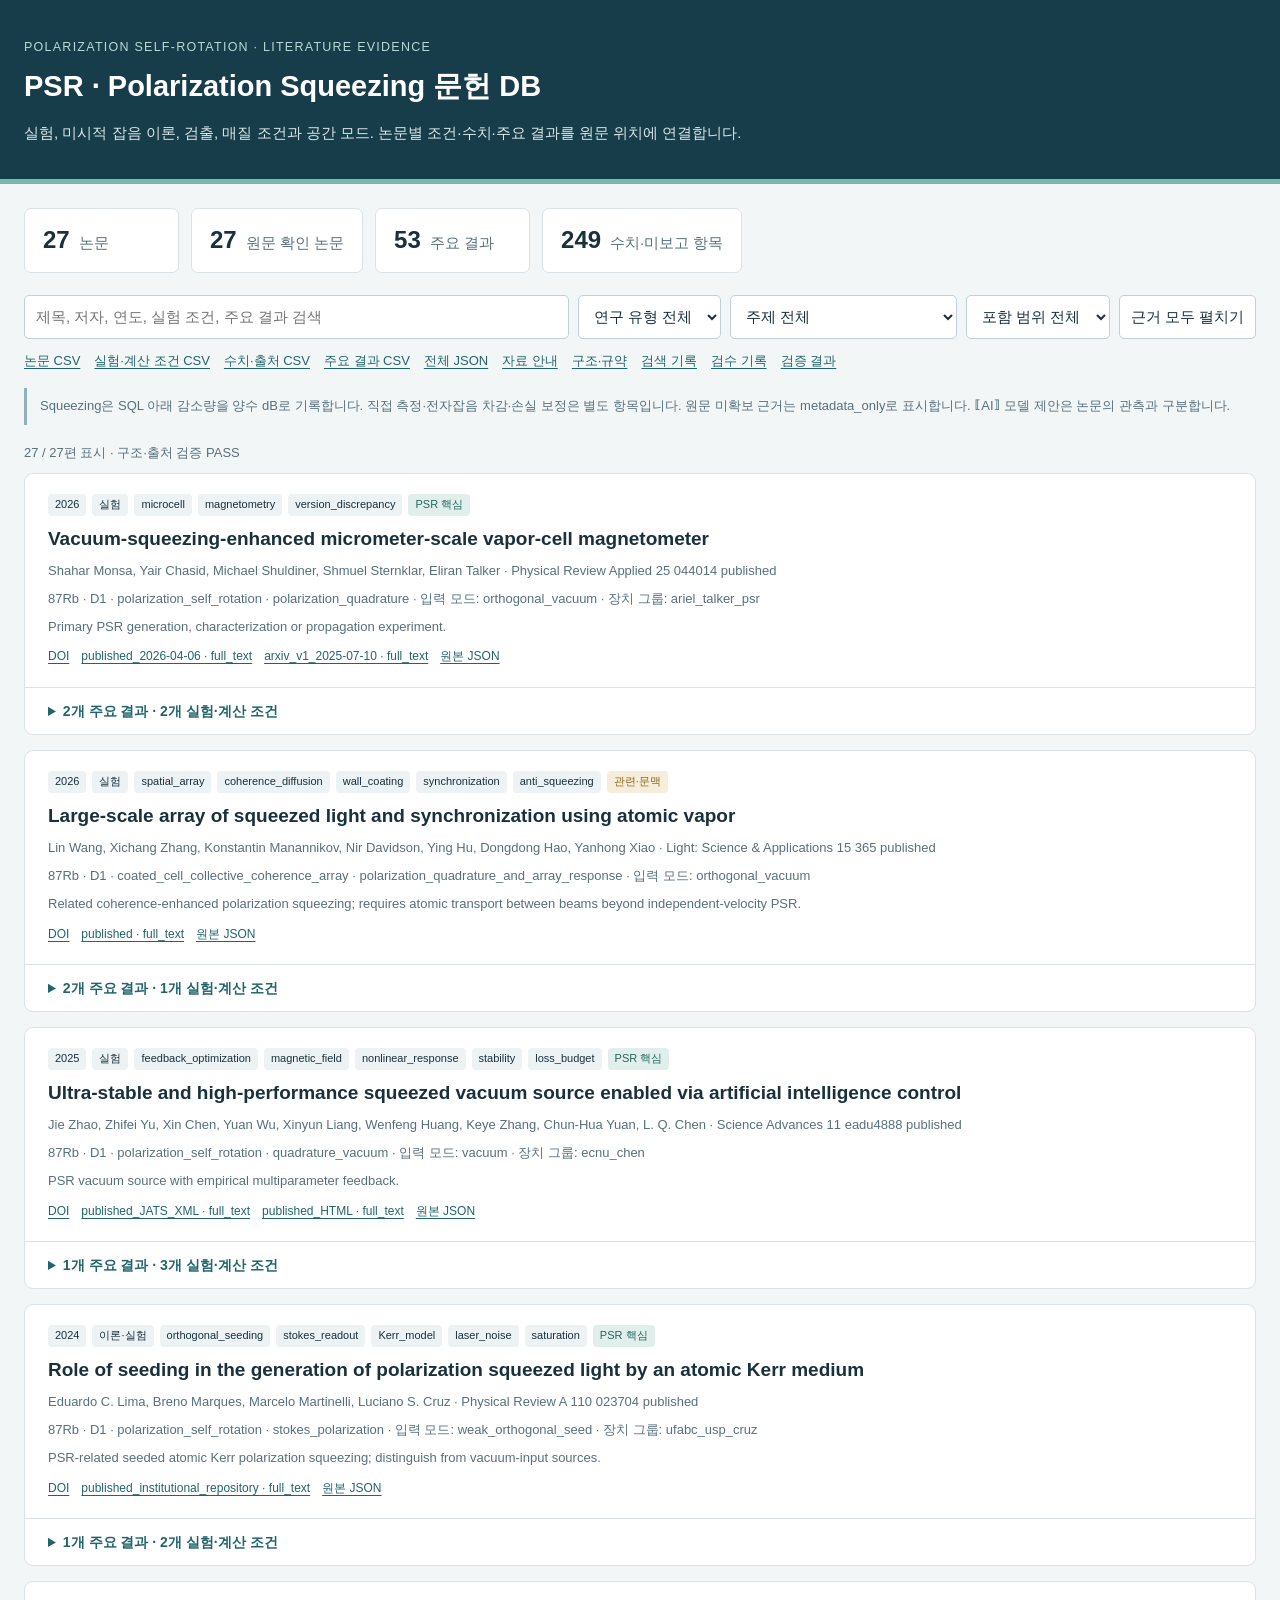
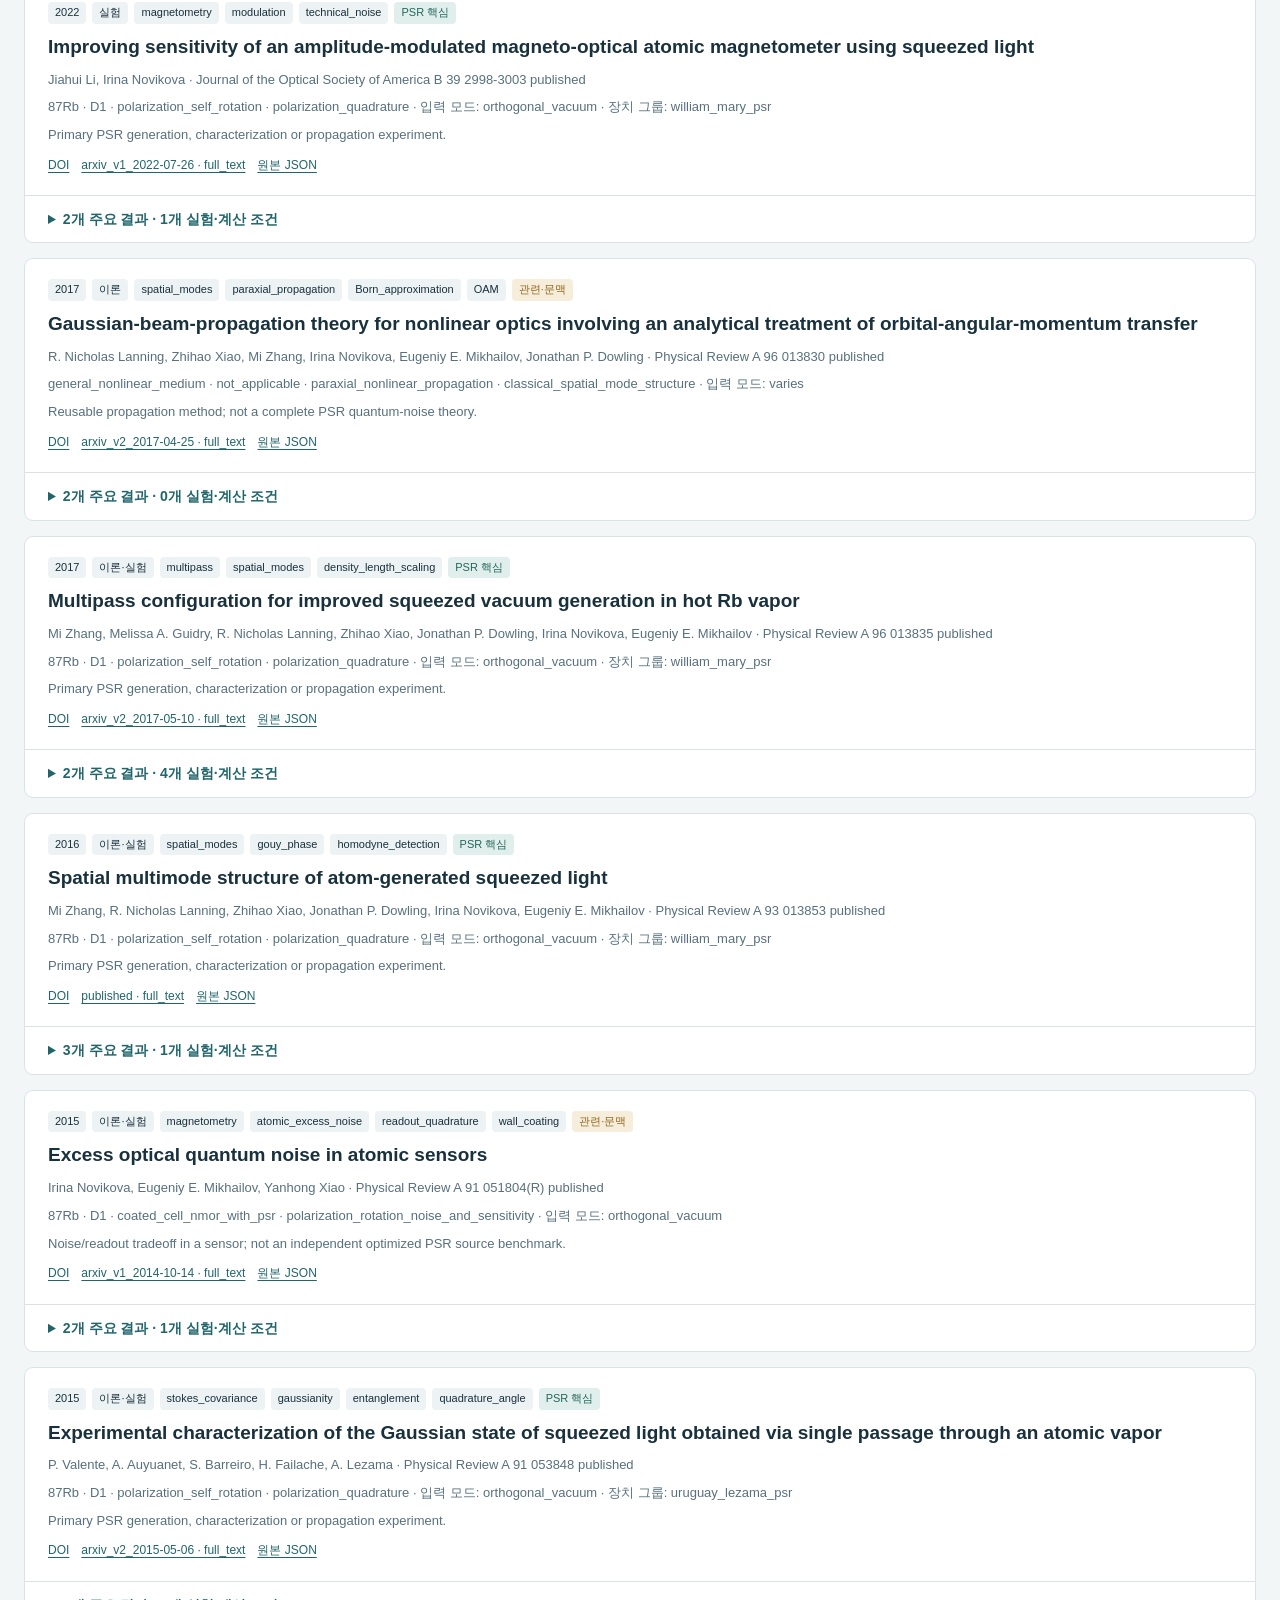
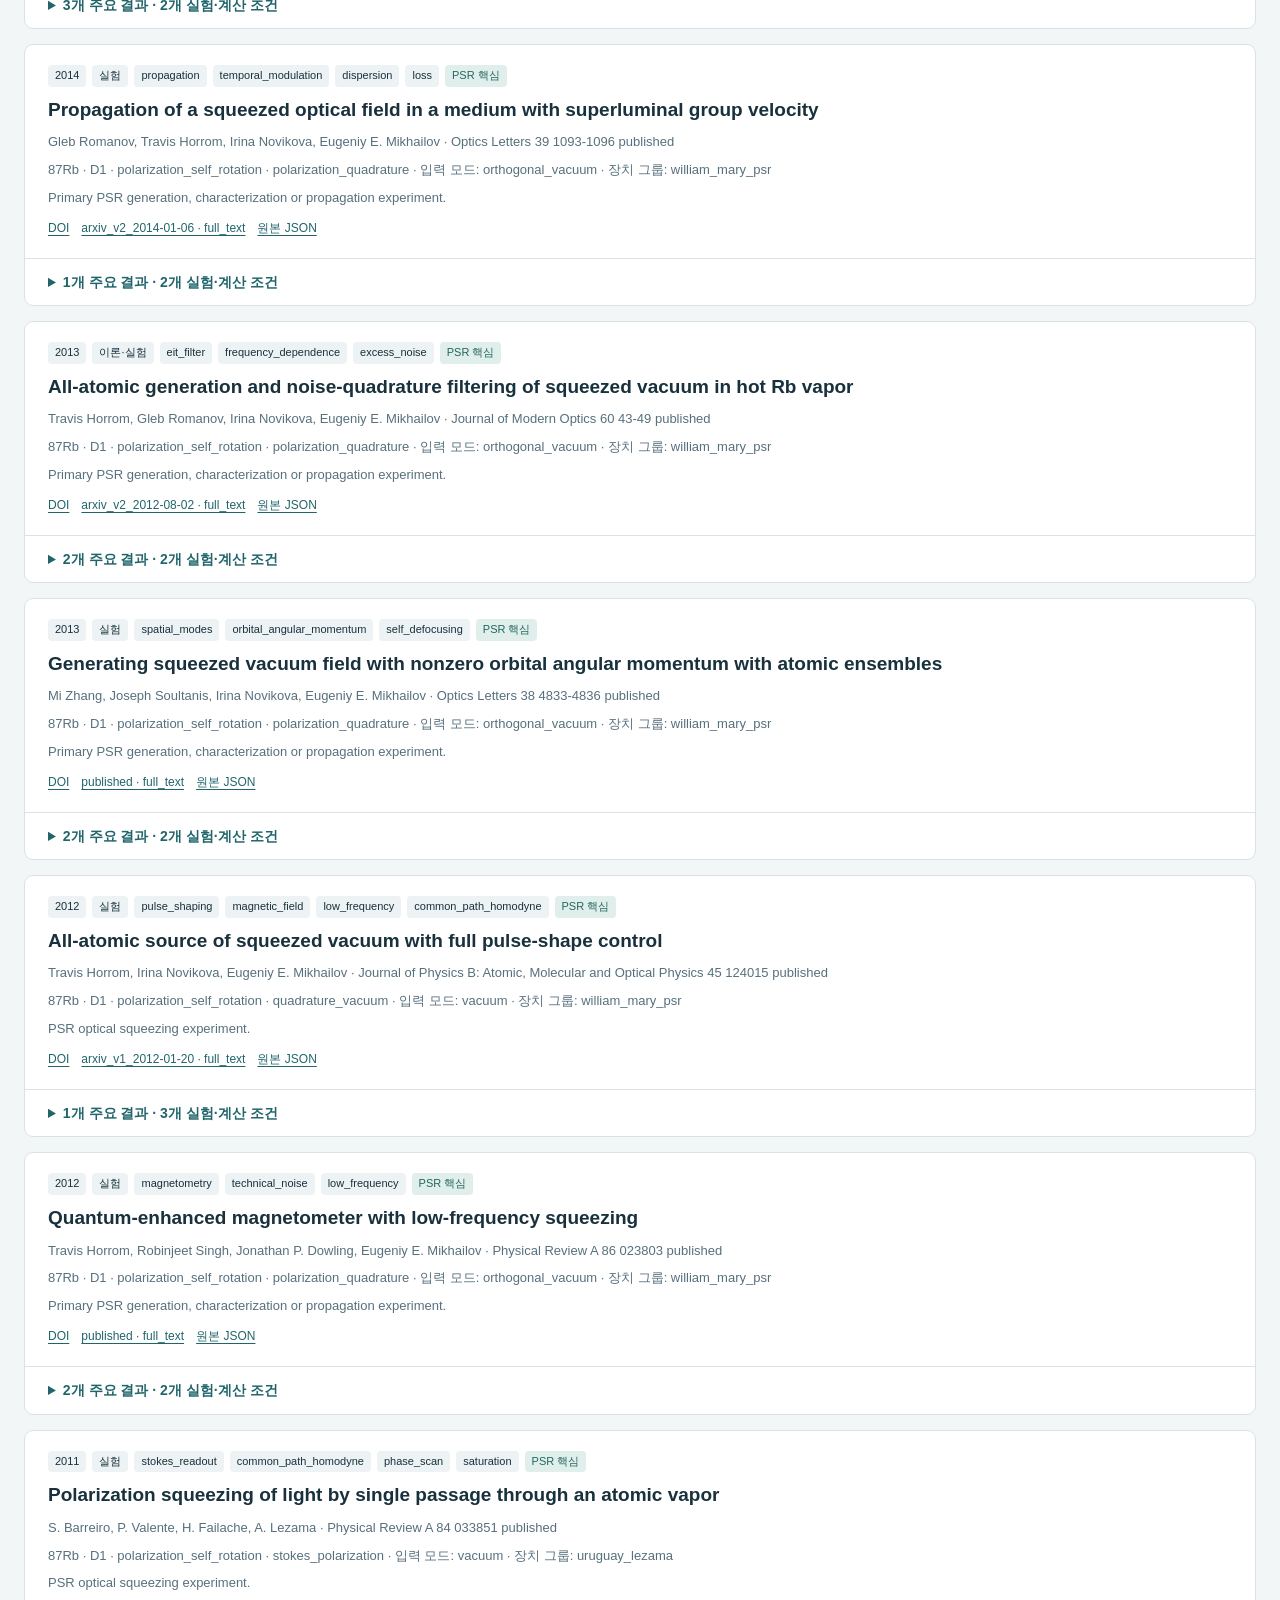
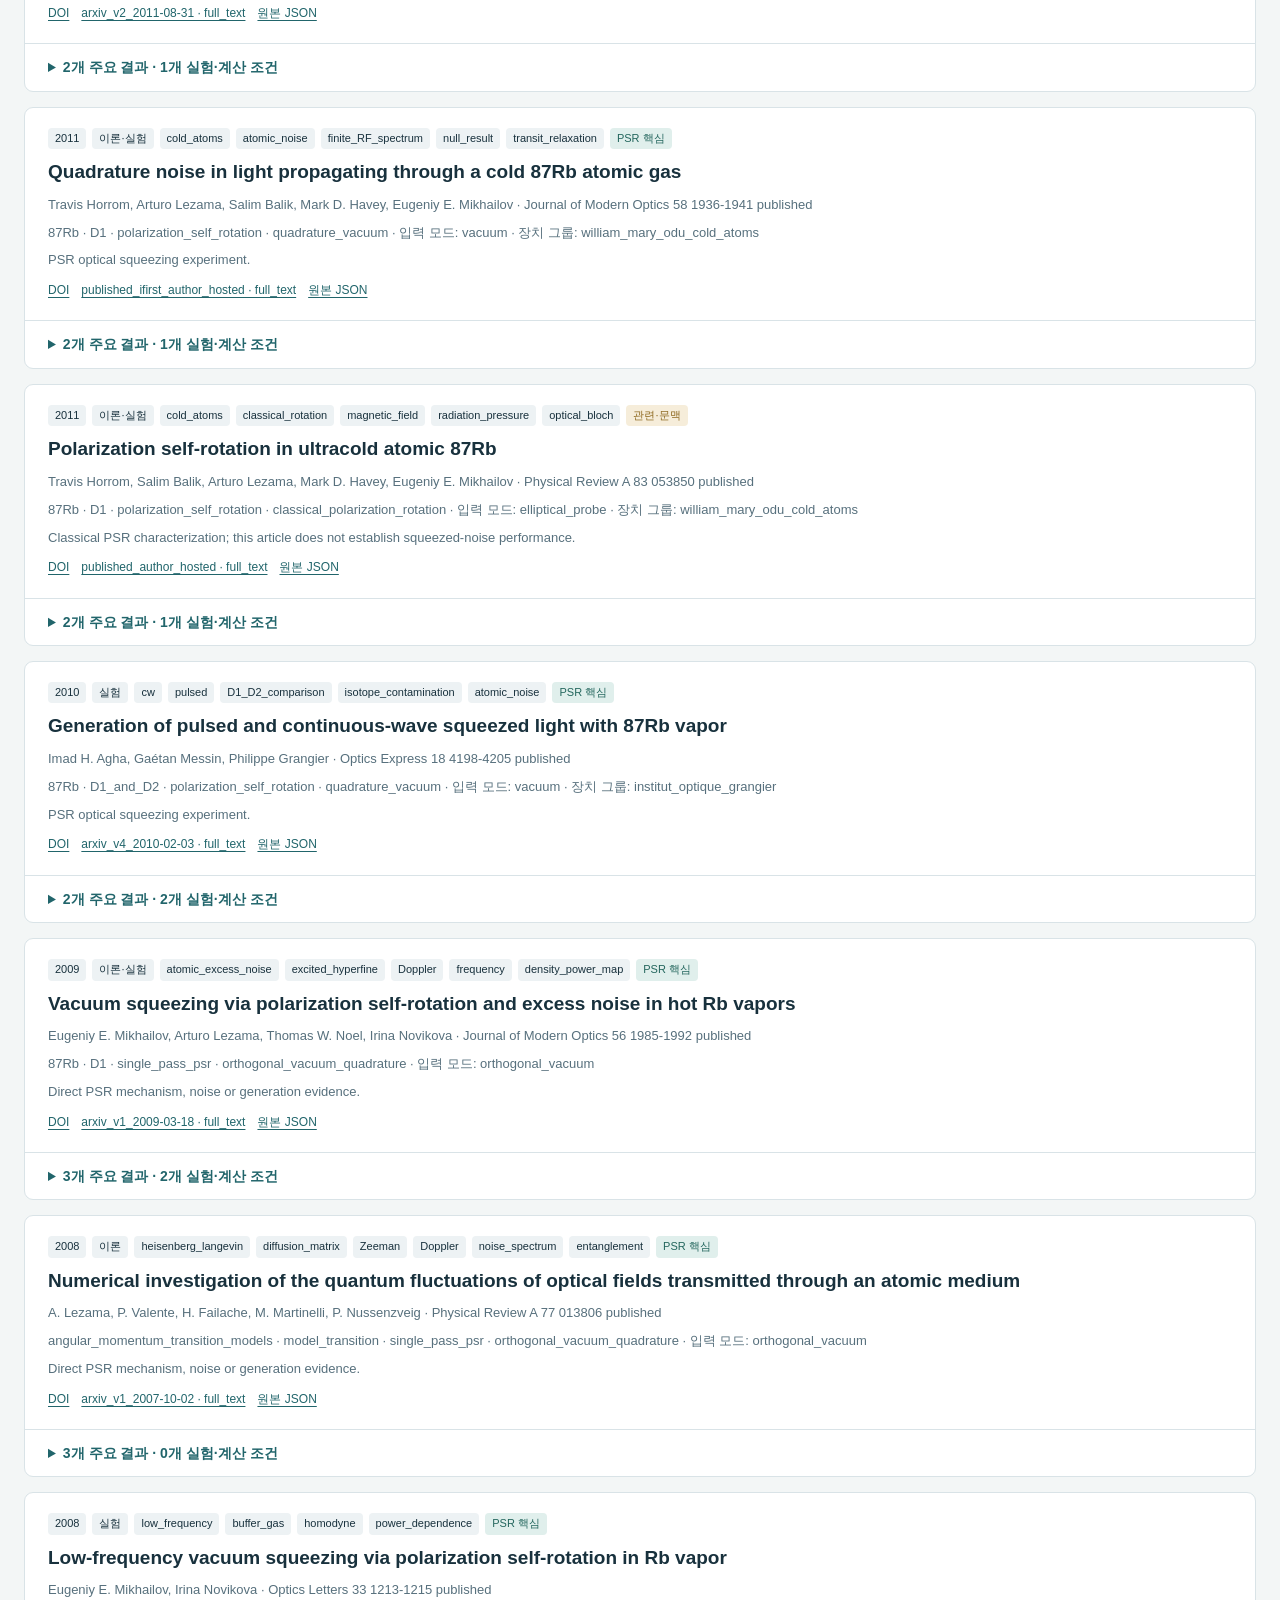
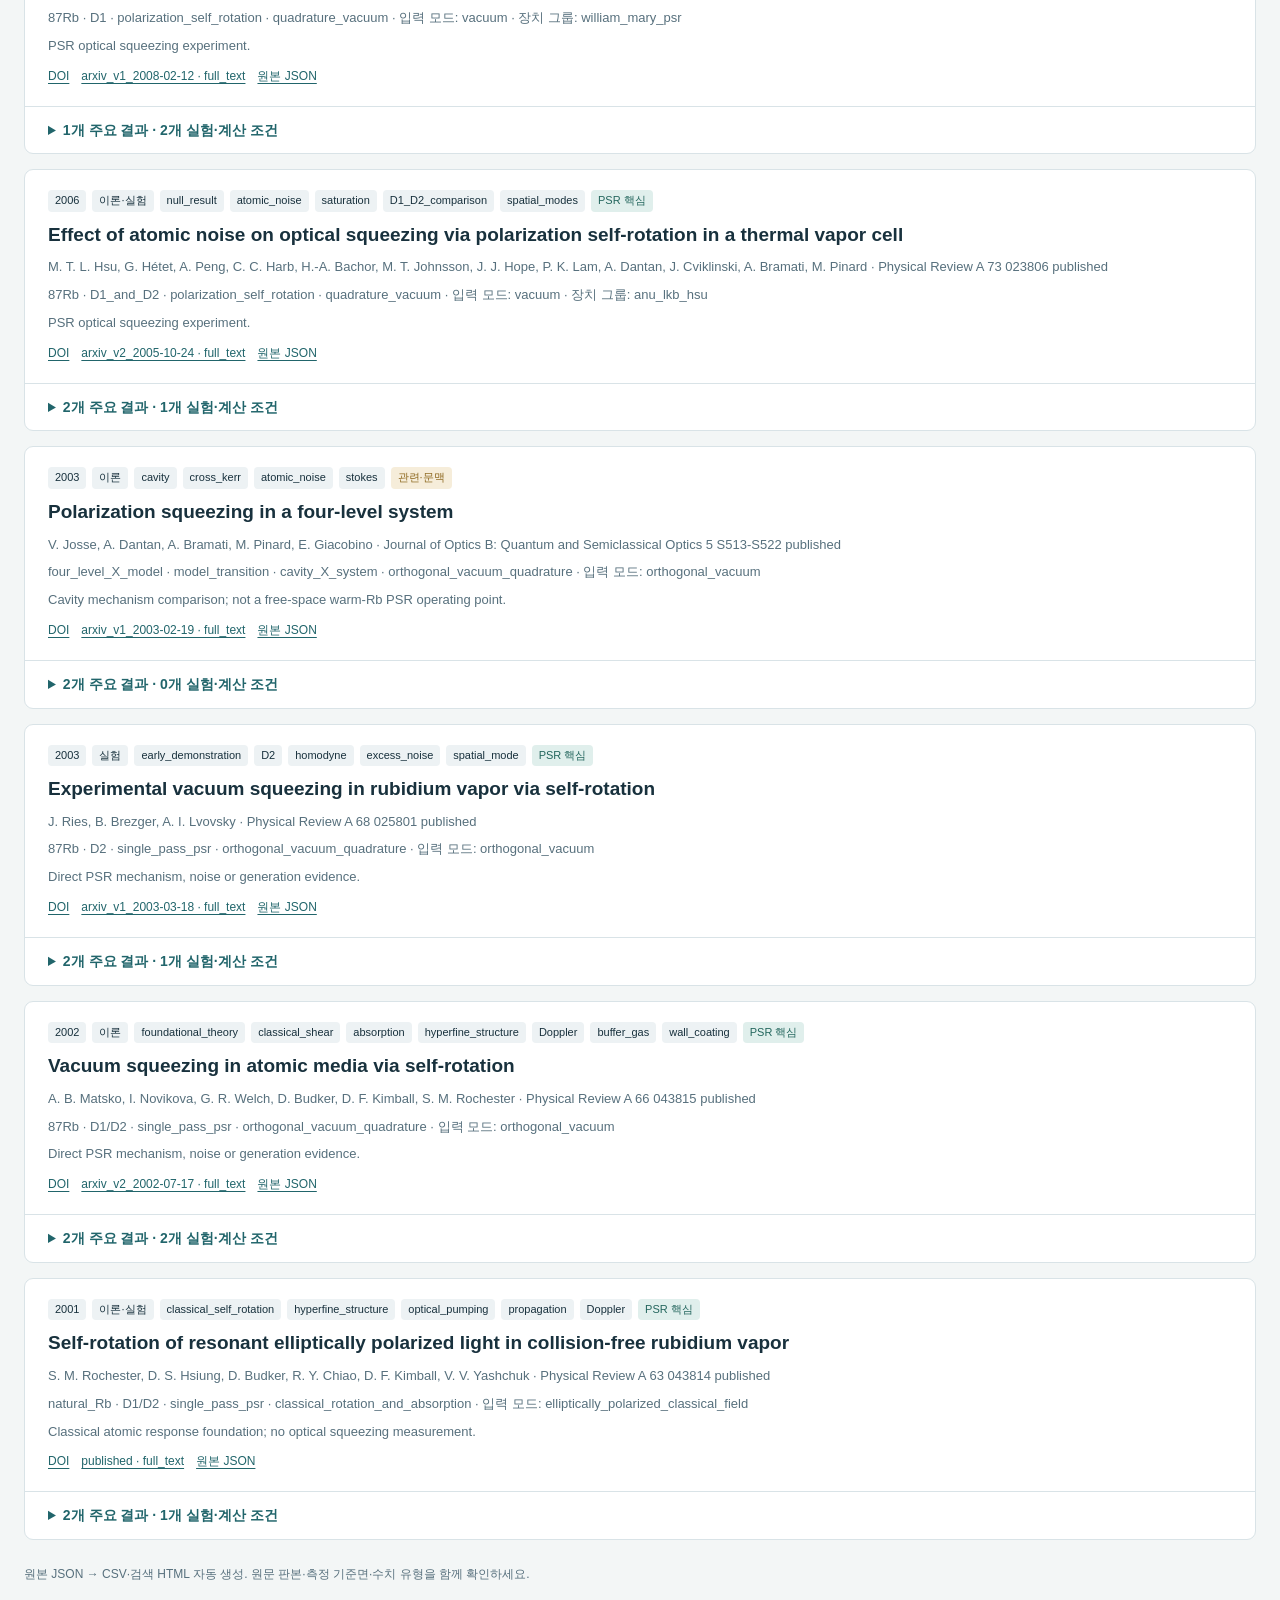
<file: references/psr_experiments/index.html>
<!doctype html>
<html lang="ko">
<head>
<meta charset="utf-8"><meta name="viewport" content="width=device-width,initial-scale=1">
<title>PSR · Polarization Squeezing 문헌 DB</title>
<style>
:root{--ink:#18313d;--muted:#57707d;--line:#d9e3e7;--accent:#21656b;--bg:#f3f6f6}*{box-sizing:border-box}body{margin:0;background:var(--bg);color:var(--ink);font:15px/1.6 "Segoe UI","Malgun Gothic",sans-serif}header{background:#183d4a;color:white;padding:34px max(24px,calc((100vw - 1240px)/2));border-bottom:5px solid #79b6b0}header small{color:#b6d9d6;letter-spacing:.1em}h1{font-size:29px;line-height:1.35;margin:9px 0}header p{max-width:920px;color:#d8e7eb;margin-bottom:0}main{max-width:1288px;margin:auto;padding:24px 24px 50px}.stats{display:flex;gap:12px;flex-wrap:wrap}.stat{background:white;border:1px solid var(--line);border-radius:7px;padding:12px 18px;min-width:155px}.stat b{font-size:24px;margin-right:9px}.stat span,.meta,.note{color:var(--muted)}.toolbar{display:flex;gap:9px;flex-wrap:wrap;margin:22px 0 12px}input,select,button{font:inherit;padding:9px 11px;border:1px solid #bfd0d8;border-radius:5px;background:white;color:var(--ink)}input{flex:1;min-width:240px}button,summary{cursor:pointer}button:hover{border-color:var(--accent)}a{color:var(--accent);text-underline-offset:3px}.downloads{display:flex;flex-wrap:wrap;gap:14px;font-size:13px;margin-bottom:17px}.notice{border-left:3px solid #90b1ba;padding:8px 13px;font-size:13px;color:var(--muted)}#count{font-size:13px;color:var(--muted);margin:18px 0 9px}.paper{background:white;border:1px solid var(--line);border-radius:9px;margin-bottom:15px;overflow:hidden}.paper-head{padding:20px 23px}h2{font-size:19px;line-height:1.45;margin:9px 0}.meta,.scope{font-size:13px}.scope{margin:7px 0;color:var(--muted)}.badges{display:flex;gap:6px;flex-wrap:wrap}.badge{font-size:11px;background:#edf2f4;border-radius:4px;padding:2px 7px}.primary{background:#e0efec;color:#23665d}.context{background:#f6edda;color:#8d681f}.source-links{display:flex;gap:12px;flex-wrap:wrap;font-size:12px;margin-top:10px}.paper>details{border-top:1px solid var(--line)}summary{padding:12px 23px;font-size:14px;font-weight:600;color:var(--accent)}.detail-body{padding:0 23px 22px}h3{font-size:15px;margin:20px 0 8px}h4{font-size:14px;margin:0 0 7px}.finding{border-left:3px solid #c3d9df;padding:8px 13px;margin:12px 0}.finding p{margin:3px 0;font-size:13px}.finding .implication{color:#385e74}.note{font-size:12px;margin:7px 0}.id{font:11px/1.5 monospace;color:#6d8590;overflow-wrap:anywhere}.table-wrap{overflow:auto;border:1px solid var(--line);border-radius:5px}table{border-collapse:collapse;width:100%;min-width:760px;font-size:12px}th{text-align:left;background:#edf3f4;color:#42606b}td,th{padding:8px 10px;vertical-align:top;border-bottom:1px solid #e3ebee}tr:last-child td{border-bottom:0}td:nth-child(1){width:19%}td:nth-child(2){width:15%}td:nth-child(3){width:13%}td:nth-child(4){width:23%}.role{display:block;font-size:10px;color:#7b919c}.source{padding:11px 0;border-bottom:1px solid var(--line);font-size:12px;overflow-wrap:anywhere}.empty{padding:24px;background:white;border:1px solid var(--line)}footer{font-size:12px;color:var(--muted);margin-top:25px}@media(max-width:720px){header{padding:24px 18px}h1{font-size:24px}main{padding:18px 14px}.stat{flex:1;min-width:130px;padding:10px 12px}.paper-head{padding:17px}.detail-body{padding:0 16px 18px}summary{padding:12px 17px}.toolbar input{flex-basis:100%}.toolbar select{max-width:100%}}@media print{header{background:white;color:var(--ink);padding:0}header p{color:var(--muted)}main{padding:0}.toolbar,.downloads{display:none}.paper{break-inside:avoid}.table-wrap{overflow:visible}table{min-width:0}}
</style>
</head>
<body>
<header><small>POLARIZATION SELF-ROTATION · LITERATURE EVIDENCE</small><h1>PSR · Polarization Squeezing 문헌 DB</h1><p>실험, 미시적 잡음 이론, 검출, 매질 조건과 공간 모드. 논문별 조건·수치·주요 결과를 원문 위치에 연결합니다.</p></header>
<main>
<div class="stats" id="stats"></div>
<div class="toolbar">
<input id="search" type="search" aria-label="논문 검색" placeholder="제목, 저자, 연도, 실험 조건, 주요 결과 검색">
<select id="study" aria-label="연구 유형"><option value="all">연구 유형 전체</option><option value="experiment">실험</option><option value="theory">이론</option><option value="mixed">이론·실험</option><option value="review">리뷰</option></select>
<select id="topic" aria-label="주제"><option value="all">주제 전체</option></select>
<select id="inclusion" aria-label="포함 범위"><option value="all">포함 범위 전체</option><option value="primary">PSR 핵심 문헌</option><option value="context_only">관련·문맥 문헌</option><option value="excluded">제외 문헌</option></select>
<button id="expand" type="button">근거 모두 펼치기</button>
</div>
<nav class="downloads" aria-label="데이터 다운로드"><a href="papers.csv">논문 CSV</a><a href="experiments.csv">실험·계산 조건 CSV</a><a href="observations.csv">수치·출처 CSV</a><a href="findings.csv">주요 결과 CSV</a><a href="database.json">전체 JSON</a><a href="README.md">자료 안내</a><a href="SCHEMA.md">구조·규약</a><a href="SEARCH.md">검색 기록</a><a href="REVIEW.md">검수 기록</a><a href="validation.json">검증 결과</a></nav>
<p class="notice">Squeezing은 SQL 아래 감소량을 양수 dB로 기록합니다. 직접 측정·전자잡음 차감·손실 보정은 별도 항목입니다. 원문 미확보 근거는 metadata_only로 표시합니다. ⟦AI⟧ 모델 제안은 논문의 관측과 구분합니다.</p>
<div id="count" role="status" aria-live="polite"></div><div id="papers"></div>
<footer>원본 JSON → CSV·검색 HTML 자동 생성. 원문 판본·측정 기준면·수치 유형을 함께 확인하세요.</footer>
</main>
<script id="data" type="application/json">[{"schema_version": 1, "paper_id": "agha_2010_oe", "title": "Generation of pulsed and continuous-wave squeezed light with 87Rb vapor", "authors": ["Imad H. Agha", "Gaétan Messin", "Philippe Grangier"], "year": 2010, "publication": {"journal": "Optics Express", "volume": "18", "issue": "5", "pages": "4198-4205", "doi": "10.1364/OE.18.004198", "arxiv_id": "0911.2918", "status": "published"}, "legacy_column": null, "apparatus_group": "institut_optique_grangier", "study_type": "experiment", "topics": ["cw", "pulsed", "D1_D2_comparison", "isotope_contamination", "atomic_noise"], "scope": {"species": "87Rb", "line": "D1_and_D2", "configuration": "polarization_self_rotation", "measurement": "quadrature_vacuum", "seed_mode": "vacuum", "inclusion": "primary", "reason": "PSR optical squeezing experiment.", "isotope_composition": "enriched_87Rb"}, "sources": [{"source_id": "main", "url": "https://arxiv.org/pdf/0911.2918", "path": "sources/agha_2010_oe.pdf", "access": "full_text", "version": "arxiv_v4_2010-02-03", "sha256": "85736d6e98483e2b6eaf081f3dc6c5d42da776ad015cd107ef3cfdc29b33886e", "pages": 9, "accessed_on": "2026-10-30"}], "experiments": [{"experiment_id": "cw_fig2", "label": "Fig. 2 continuous-wave optimum", "kind": "operating_point", "conditions": [{"quantity": "cell_length", "value": 75, "unit": "mm", "value_type": "reported", "basis": "", "reference": null, "plane": "not_specified", "source_id": "main", "locator": "PDF p. 3, Sec. 2", "evidence": "cell length", "notes": ""}, {"quantity": "pump_beam_size", "value": 400, "unit": "um", "value_type": "reported", "basis": "reported waist; intensity convention unspecified", "reference": null, "plane": "not_specified", "source_id": "main", "locator": "PDF p. 3, Sec. 2", "evidence": "pump beam size", "notes": ""}, {"quantity": "temperature", "value": 108, "unit": "degC", "value_type": "reported", "basis": "", "reference": null, "plane": "not_specified", "source_id": "main", "locator": "PDF p. 4, Fig. 2", "evidence": "temperature", "notes": ""}, {"quantity": "pump_power", "value": 140, "unit": "mW", "value_type": "reported", "basis": "", "reference": null, "plane": "not_specified", "source_id": "main", "locator": "PDF p. 4, Fig. 2", "evidence": "pump power", "notes": ""}, {"quantity": "detuning_reported", "value": 600, "unit": "MHz", "value_type": "reported", "basis": "blue detuning", "reference": "87Rb D1 F=2 to Fprime=2", "plane": "not_specified", "source_id": "main", "locator": "PDF p. 4, Fig. 2", "evidence": "detuning reported", "notes": ""}, {"quantity": "analysis_frequency", "value": 3, "unit": "MHz", "value_type": "reported", "basis": "", "reference": null, "plane": "not_specified", "source_id": "main", "locator": "PDF p. 4, Fig. 2", "evidence": "analysis frequency", "notes": ""}], "results": [{"quantity": "squeezing_measured", "value": 1.4, "unit": "dB", "value_type": "reported", "basis": "positive reduction below SQL", "reference": null, "plane": "detector", "source_id": "main", "locator": "PDF p. 4, text above Fig. 2", "evidence": "squeezing measured", "notes": "", "uncertainty": {"value": 0.1, "unit": "dB", "kind": "reported_plus_minus", "confidence": "not_reported"}}, {"quantity": "squeezing_loss_corrected", "value": 2, "unit": "dB", "value_type": "reported", "basis": "positive reduction below SQL", "reference": null, "plane": "inferred_before_losses", "source_id": "main", "locator": "PDF p. 4, text above Fig. 2", "evidence": "squeezing loss corrected", "notes": ""}, {"quantity": "anti_squeezing_reported_text", "value": 5.2, "unit": "dB", "value_type": "reported", "basis": "excess above SQL", "reference": null, "plane": "detector", "source_id": "main", "locator": "PDF p. 4, text above Fig. 2", "evidence": "anti squeezing reported text", "notes": "Fig. 2 caption instead states 6.0 dB; unresolved source inconsistency.", "uncertainty": {"value": 0.1, "unit": "dB", "kind": "reported_plus_minus", "confidence": "not_reported"}}, {"quantity": "anti_squeezing_reported_caption", "value": 6.0, "unit": "dB", "value_type": "reported", "basis": "excess above SQL", "reference": null, "plane": "detector", "source_id": "main", "locator": "PDF p. 4, Fig. 2 caption", "evidence": "anti squeezing reported caption", "notes": "Conflicts with 5.2 ± 0.1 dB in body text."}], "notes": []}, {"experiment_id": "pulsed_fig5", "label": "Fig. 5 pulsed pump", "kind": "operating_point", "conditions": [{"quantity": "pump_peak_power", "value": 40, "unit": "mW", "value_type": "reported", "basis": "", "reference": null, "plane": "not_specified", "source_id": "main", "locator": "PDF p. 6, pulse experiment", "evidence": "pump peak power", "notes": ""}, {"quantity": "pump_pulse_duration", "value": 200, "unit": "ns", "value_type": "reported", "basis": "", "reference": null, "plane": "not_specified", "source_id": "main", "locator": "PDF p. 6, pulse experiment", "evidence": "pump pulse duration", "notes": ""}, {"quantity": "pump_repetition_rate", "value": 1, "unit": "MHz", "value_type": "reported", "basis": "", "reference": null, "plane": "not_specified", "source_id": "main", "locator": "PDF p. 6, pulse experiment", "evidence": "pump repetition rate", "notes": ""}, {"quantity": "analysis_frequency", "value": 2.7, "unit": "MHz", "value_type": "reported", "basis": "", "reference": null, "plane": "not_specified", "source_id": "main", "locator": "PDF p. 6, pulse experiment", "evidence": "analysis frequency", "notes": ""}], "results": [{"quantity": "squeezing_measured", "value": 1, "unit": "dB", "value_type": "approximate", "basis": "positive reduction below SQL", "reference": null, "plane": "detector", "source_id": "main", "locator": "PDF p. 6, pulse experiment", "evidence": "squeezing measured", "notes": ""}], "notes": []}], "findings": [{"finding_id": "d2_null", "claim": "The scanned D2 conditions yielded excess noise without squeezing.", "source_id": "main", "locator": "PDF p. 3, Sec. 2", "category": "null_result", "model_implication": "⟦AI⟧ Preserve D-line-specific null tests."}, {"finding_id": "isotope_noise", "claim": "Residual 85Rb limits the high-detuning squeezing region.", "source_id": "main", "locator": "PDF pp. 4-5", "category": "medium", "model_implication": "⟦AI⟧ Include measured isotope composition when comparing high-power data."}], "ai_notes": []}, {"schema_version": 1, "paper_id": "barreiro_2011_pra", "title": "Polarization squeezing of light by single passage through an atomic vapor", "authors": ["S. Barreiro", "P. Valente", "H. Failache", "A. Lezama"], "year": 2011, "publication": {"journal": "Physical Review A", "volume": "84", "issue": "3", "pages": "033851", "doi": "10.1103/PhysRevA.84.033851", "arxiv_id": "1107.3158", "status": "published"}, "legacy_column": null, "apparatus_group": "uruguay_lezama", "study_type": "experiment", "topics": ["stokes_readout", "common_path_homodyne", "phase_scan", "saturation"], "scope": {"species": "87Rb", "line": "D1", "configuration": "polarization_self_rotation", "measurement": "stokes_polarization", "seed_mode": "vacuum", "inclusion": "primary", "reason": "PSR optical squeezing experiment.", "isotope_composition": "enriched_87Rb"}, "sources": [{"source_id": "main", "url": "https://arxiv.org/pdf/1107.3158", "path": "sources/barreiro_2011_pra.pdf", "access": "full_text", "version": "arxiv_v2_2011-08-31", "sha256": "4559cf5335c724982411e9f606ff24b92bf6dac4814e0c1681b7897e494510e7", "pages": 4, "accessed_on": "2026-10-30"}], "experiments": [{"experiment_id": "best_fig3", "label": "Fig. 3 strongest measured reduction", "kind": "operating_point", "conditions": [{"quantity": "cell_length", "value": 50, "unit": "mm", "value_type": "reported", "basis": "", "reference": null, "plane": "not_specified", "source_id": "main", "locator": "PDF p. 2, apparatus", "evidence": "cell length", "notes": ""}, {"quantity": "pump_beam_size", "value": 200, "unit": "um", "value_type": "reported", "basis": "waist at 1/e maximum intensity; retained literally", "reference": null, "plane": "not_specified", "source_id": "main", "locator": "PDF p. 2, apparatus", "evidence": "pump beam size", "notes": ""}, {"quantity": "temperature", "value": 73, "unit": "degC", "value_type": "reported", "basis": "", "reference": null, "plane": "not_specified", "source_id": "main", "locator": "PDF p. 3, Fig. 3", "evidence": "temperature", "notes": ""}, {"quantity": "pump_power", "value": 30, "unit": "mW", "value_type": "reported", "basis": "", "reference": null, "plane": "not_specified", "source_id": "main", "locator": "PDF p. 3, Fig. 3", "evidence": "pump power", "notes": ""}, {"quantity": "analysis_frequency", "value": 2.7, "unit": "MHz", "value_type": "reported", "basis": "", "reference": null, "plane": "not_specified", "source_id": "main", "locator": "PDF p. 3, Fig. 3 caption", "evidence": "analysis frequency", "notes": ""}, {"quantity": "quadrature_phase", "value": 73, "unit": "deg", "value_type": "reported", "basis": "", "reference": null, "plane": "not_specified", "source_id": "main", "locator": "PDF p. 3, Fig. 3 caption", "evidence": "quadrature phase", "notes": "", "uncertainty": {"value": 2, "unit": "deg", "kind": "reported_plus_minus", "confidence": "not_reported"}}, {"quantity": "optical_loss", "value": 16, "unit": "percent", "value_type": "reported", "basis": "", "reference": null, "plane": "not_specified", "source_id": "main", "locator": "PDF p. 3, loss correction", "evidence": "optical loss", "notes": ""}, {"quantity": "detector_loss", "value": 10, "unit": "percent", "value_type": "reported", "basis": "", "reference": null, "plane": "not_specified", "source_id": "main", "locator": "PDF p. 3, loss correction", "evidence": "detector loss", "notes": ""}], "results": [{"quantity": "squeezing_measured", "value": 2.9, "unit": "dB", "value_type": "reported", "basis": "positive reduction below SQL", "reference": null, "plane": "detector", "source_id": "main", "locator": "PDF p. 3, text after Fig. 3", "evidence": "squeezing measured", "notes": "", "uncertainty": {"value": 0.1, "unit": "dB", "kind": "reported_plus_minus", "confidence": "not_reported"}}, {"quantity": "squeezing_loss_corrected", "value": 4.7, "unit": "dB", "value_type": "reported", "basis": "positive reduction below SQL", "reference": null, "plane": "inferred_before_losses", "source_id": "main", "locator": "PDF p. 3, loss correction", "evidence": "squeezing loss corrected", "notes": "", "uncertainty": {"value": 0.2, "unit": "dB", "kind": "reported_plus_minus", "confidence": "not_reported"}}], "notes": []}], "findings": [{"finding_id": "common_path", "claim": "A tilted retarder selects generalized Stokes noise in a common optical path.", "source_id": "main", "locator": "PDF pp. 1-2", "category": "readout", "model_implication": "⟦AI⟧ Map the UI phase to S2 cos(theta)+S3 sin(theta)."}, {"finding_id": "transition_phase", "claim": "The minimum-noise phase differs among hyperfine transitions.", "source_id": "main", "locator": "PDF p. 3, Fig. 2 discussion", "category": "phase", "model_implication": "⟦AI⟧ Compute squeezing-axis rotation instead of fixing it across detuning."}], "ai_notes": []}, {"schema_version": 1, "paper_id": "horrom_2011_jmo", "title": "Quadrature noise in light propagating through a cold 87Rb atomic gas", "authors": ["Travis Horrom", "Arturo Lezama", "Salim Balik", "Mark D. Havey", "Eugeniy E. Mikhailov"], "year": 2011, "publication": {"journal": "Journal of Modern Optics", "volume": "58", "issue": "21", "pages": "1936-1941", "doi": "10.1080/09500340.2011.594181", "arxiv_id": "1103.1546", "status": "published"}, "legacy_column": null, "apparatus_group": "william_mary_odu_cold_atoms", "study_type": "mixed", "topics": ["cold_atoms", "atomic_noise", "finite_RF_spectrum", "null_result", "transit_relaxation"], "scope": {"species": "87Rb", "line": "D1", "configuration": "polarization_self_rotation", "measurement": "quadrature_vacuum", "seed_mode": "vacuum", "inclusion": "primary", "reason": "PSR optical squeezing experiment.", "isotope_composition": "enriched_87Rb"}, "sources": [{"source_id": "main", "url": "https://physics.wm.edu/~evmik/cv_related/Mikhailov_pubs/2011.JMO.21.58.1936.pdf", "path": "sources/horrom_2011_jmo.pdf", "access": "full_text", "version": "published_ifirst_author_hosted", "sha256": "e5a02316f083c99c67602bf320358ac93501a2556b63a9e07090594cfd18036c", "pages": 7, "accessed_on": "2026-10-30"}], "experiments": [{"experiment_id": "cold_noise", "label": "Cold-atom quadrature-noise measurement", "kind": "sweep", "conditions": [{"quantity": "resonant_optical_depth", "value": 2, "unit": "dimensionless", "value_type": "approximate", "basis": "", "reference": null, "plane": "not_specified", "source_id": "main", "locator": "PDF p. 6, Sec. 4", "evidence": "resonant optical depth", "notes": ""}, {"quantity": "analysis_frequency", "value": 1.4, "unit": "MHz", "value_type": "reported", "basis": "", "reference": null, "plane": "not_specified", "source_id": "main", "locator": "PDF p. 5, Sec. 3 and Fig. 3 caption", "evidence": "analysis frequency", "notes": ""}, {"quantity": "resolution_bandwidth", "value": 100, "unit": "kHz", "value_type": "reported", "basis": "", "reference": null, "plane": "not_specified", "source_id": "main", "locator": "PDF p. 5, Fig. 3 caption", "evidence": "resolution bandwidth", "notes": ""}, {"quantity": "detector_qe", "value": 93, "unit": "percent", "value_type": "reported", "basis": "", "reference": null, "plane": "not_specified", "source_id": "main", "locator": "PDF p. 5, Sec. 3", "evidence": "detector qe", "notes": ""}, {"quantity": "homodyne_visibility", "value": 95, "unit": "percent", "value_type": "lower_bound", "basis": "", "reference": null, "plane": "not_specified", "source_id": "main", "locator": "PDF p. 5, Sec. 3", "evidence": "homodyne visibility", "notes": ""}], "results": [{"quantity": "squeezing_measured", "value": null, "unit": "dB", "value_type": "not_reported", "basis": "No compelling below-SQL measurement", "reference": null, "plane": "detector", "source_id": "main", "locator": "PDF p. 7, Sec. 5", "evidence": "squeezing measured", "notes": ""}], "notes": []}], "findings": [{"finding_id": "no_compelling_squeezing", "claim": "Phase-dependent noise is resolved, but sub-SQL squeezing is not established.", "source_id": "main", "locator": "PDF p. 7, Sec. 5", "category": "null_result", "model_implication": "⟦AI⟧ Use a null-result target rather than a positive cold-atom benchmark."}, {"finding_id": "reset_tradeoff", "claim": "The numerical noise optimum occurs at finite population/coherence reset.", "source_id": "main", "locator": "PDF pp. 3-4, Sec. 2", "category": "atomic_noise", "model_implication": "⟦AI⟧ Test replenishment and decoherence jointly, not monotonic coherence-time improvement."}], "ai_notes": ["⟦AI⟧ Source has a publisher cover page; locators count it. This and Horrom2011PRA share apparatus, not independent platforms."]}, {"schema_version": 1, "paper_id": "horrom_2011_pra", "title": "Polarization self-rotation in ultracold atomic 87Rb", "authors": ["Travis Horrom", "Salim Balik", "Arturo Lezama", "Mark D. Havey", "Eugeniy E. Mikhailov"], "year": 2011, "publication": {"journal": "Physical Review A", "volume": "83", "issue": "5", "pages": "053850", "doi": "10.1103/PhysRevA.83.053850", "arxiv_id": "1102.4041", "status": "published"}, "legacy_column": null, "apparatus_group": "william_mary_odu_cold_atoms", "study_type": "mixed", "topics": ["cold_atoms", "classical_rotation", "magnetic_field", "radiation_pressure", "optical_bloch"], "scope": {"species": "87Rb", "line": "D1", "configuration": "polarization_self_rotation", "measurement": "classical_polarization_rotation", "seed_mode": "elliptical_probe", "inclusion": "context_only", "reason": "Classical PSR characterization; this article does not establish squeezed-noise performance.", "isotope_composition": "enriched_87Rb"}, "sources": [{"source_id": "main", "url": "https://physics.wm.edu/~evmik/cv_related/Mikhailov_pubs/2011.PhysRevA.83.053850.pdf", "path": "sources/horrom_2011_pra.pdf", "access": "full_text", "version": "published_author_hosted", "sha256": "9ba0e36b57124767893cfaf7429b97b1d7bd654e18a540c10310df8f14a7c5f3", "pages": 9, "accessed_on": "2026-10-30"}], "experiments": [{"experiment_id": "mot_apparatus", "label": "Cold-atom rotation apparatus", "kind": "apparatus", "conditions": [{"quantity": "atomic_temperature", "value": 300, "unit": "uK", "value_type": "approximate", "basis": "ballistic expansion", "reference": null, "plane": "not_specified", "source_id": "main", "locator": "PDF p. 3, Sec. III", "evidence": "atomic temperature", "notes": ""}, {"quantity": "cloud_atom_number", "value": 70000000.0, "unit": "atoms", "value_type": "approximate", "basis": "", "reference": null, "plane": "not_specified", "source_id": "main", "locator": "PDF p. 3, Sec. III", "evidence": "cloud atom number", "notes": ""}, {"quantity": "peak_atomic_density", "value": 7000000000.0, "unit": "cm^-3", "value_type": "approximate", "basis": "", "reference": null, "plane": "not_specified", "source_id": "main", "locator": "PDF p. 3, Sec. III", "evidence": "peak atomic density", "notes": ""}, {"quantity": "resonant_optical_depth", "value": 2, "unit": "dimensionless", "value_type": "approximate", "basis": "", "reference": null, "plane": "not_specified", "source_id": "main", "locator": "PDF p. 3, Sec. III", "evidence": "resonant optical depth", "notes": ""}, {"quantity": "probe_beam_size", "value": 250, "unit": "um", "value_type": "approximate", "basis": "1/e2 intensity diameter", "reference": null, "plane": "not_specified", "source_id": "main", "locator": "PDF p. 3, Sec. III", "evidence": "probe beam size", "notes": ""}], "results": [], "notes": []}], "findings": [{"finding_id": "psr_faraday", "claim": "Residual magnetic fields break the opposite-ellipticity symmetry of cold-atom rotation.", "source_id": "main", "locator": "PDF pp. 2, 8", "category": "classical_rotation", "model_implication": "⟦AI⟧ Separate self-rotation from Faraday rotation in slope validation."}, {"finding_id": "motion_limit", "claim": "Cloud expansion and probe radiation pressure limit comparison with a static homogeneous model.", "source_id": "main", "locator": "PDF pp. 3, 8", "category": "model_validity", "model_implication": "⟦AI⟧ Do not infer cold-atom noise performance from rotation alone."}], "ai_notes": []}, {"schema_version": 1, "paper_id": "horrom_2012_jpb", "title": "All-atomic source of squeezed vacuum with full pulse-shape control", "authors": ["Travis Horrom", "Irina Novikova", "Eugeniy E. Mikhailov"], "year": 2012, "publication": {"journal": "Journal of Physics B: Atomic, Molecular and Optical Physics", "volume": "45", "issue": "12", "pages": "124015", "doi": "10.1088/0953-4075/45/12/124015", "arxiv_id": "1201.4372", "status": "published"}, "legacy_column": null, "apparatus_group": "william_mary_psr", "study_type": "experiment", "topics": ["pulse_shaping", "magnetic_field", "low_frequency", "common_path_homodyne"], "scope": {"species": "87Rb", "line": "D1", "configuration": "polarization_self_rotation", "measurement": "quadrature_vacuum", "seed_mode": "vacuum", "inclusion": "primary", "reason": "PSR optical squeezing experiment.", "isotope_composition": "enriched_87Rb"}, "sources": [{"source_id": "main", "url": "https://arxiv.org/pdf/1201.4372", "path": "sources/horrom_2012_jpb.pdf", "access": "full_text", "version": "arxiv_v1_2012-01-20", "sha256": "4d1611a661978de381973475ecc09e7f9e965f507550ad4b7d2586860c22e4e4", "pages": 12, "accessed_on": "2026-10-30"}], "experiments": [{"experiment_id": "source_characterization", "label": "Source performance and loss budget", "kind": "operating_point", "conditions": [{"quantity": "temperature", "value": 66, "unit": "degC", "value_type": "reported", "basis": "", "reference": null, "plane": "not_specified", "source_id": "main", "locator": "PDF p. 4, Sec. 1", "evidence": "temperature", "notes": ""}, {"quantity": "cell_length", "value": 75, "unit": "mm", "value_type": "reported", "basis": "", "reference": null, "plane": "not_specified", "source_id": "main", "locator": "PDF p. 4, Sec. 1", "evidence": "cell length", "notes": ""}, {"quantity": "pump_beam_size", "value": 100, "unit": "um", "value_type": "reported", "basis": "reported waist; intensity convention unspecified", "reference": null, "plane": "not_specified", "source_id": "main", "locator": "PDF p. 4, Sec. 1", "evidence": "pump beam size", "notes": ""}, {"quantity": "optical_loss", "value": 10, "unit": "percent", "value_type": "reported", "basis": "", "reference": null, "plane": "not_specified", "source_id": "main", "locator": "PDF p. 5, Sec. 1", "evidence": "optical loss", "notes": ""}, {"quantity": "detector_qe", "value": 95, "unit": "percent", "value_type": "approximate", "basis": "", "reference": null, "plane": "not_specified", "source_id": "main", "locator": "PDF p. 5, Sec. 1", "evidence": "detector qe", "notes": ""}], "results": [{"quantity": "squeezing_measured", "value": 2.3, "unit": "dB", "value_type": "reported", "basis": "positive reduction below SQL", "reference": null, "plane": "detector", "source_id": "main", "locator": "PDF p. 5, Sec. 1", "evidence": "squeezing measured", "notes": ""}, {"quantity": "squeezing_loss_corrected", "value": 3.6, "unit": "dB", "value_type": "approximate", "basis": "includes shot-noise calibration and optical/detector losses", "reference": null, "plane": "inferred_before_losses", "source_id": "main", "locator": "PDF p. 5, Sec. 1", "evidence": "squeezing loss corrected", "notes": ""}], "notes": ["Maximum performance is not assigned a pump power or analysis frequency absent an explicit association."]}, {"experiment_id": "fig2_spectrum", "label": "Fig. 2 typical noise spectrum", "kind": "sweep", "conditions": [{"quantity": "pump_power", "value": 7, "unit": "mW", "value_type": "reported", "basis": "", "reference": null, "plane": "not_specified", "source_id": "main", "locator": "PDF p. 6, Fig. 2 caption", "evidence": "pump power", "notes": ""}, {"quantity": "resolution_bandwidth", "value": 10, "unit": "kHz", "value_type": "reported", "basis": "", "reference": null, "plane": "not_specified", "source_id": "main", "locator": "PDF p. 6, Fig. 2 caption", "evidence": "resolution bandwidth", "notes": ""}], "results": [], "notes": []}, {"experiment_id": "fig3_magnetic", "label": "Fig. 3 longitudinal magnetic-field scan", "kind": "sweep", "conditions": [{"quantity": "analysis_frequency", "value": 1, "unit": "MHz", "value_type": "reported", "basis": "", "reference": null, "plane": "not_specified", "source_id": "main", "locator": "PDF p. 7, Fig. 3 caption", "evidence": "analysis frequency", "notes": ""}, {"quantity": "resolution_bandwidth", "value": 100, "unit": "kHz", "value_type": "reported", "basis": "", "reference": null, "plane": "not_specified", "source_id": "main", "locator": "PDF p. 7, Fig. 3 caption", "evidence": "resolution bandwidth", "notes": ""}], "results": [], "notes": []}], "findings": [{"finding_id": "phase_preserved", "claim": "Longitudinal magnetic-field modulation controls noise-envelope shape without shifting its measured minimum phase.", "source_id": "main", "locator": "PDF pp. 6-8", "category": "control", "model_implication": "⟦AI⟧ A future magnetic scan needs noise dynamics beyond a constant shear coefficient."}], "ai_notes": []}, {"schema_version": 1, "paper_id": "horrom_2012_pra", "title": "Quantum-enhanced magnetometer with low-frequency squeezing", "authors": ["Travis Horrom", "Robinjeet Singh", "Jonathan P. Dowling", "Eugeniy E. Mikhailov"], "year": 2012, "publication": {"journal": "Physical Review A", "volume": "86", "issue": "2", "pages": "023803", "doi": "10.1103/PhysRevA.86.023803", "arxiv_id": "1202.3831", "status": "published"}, "legacy_column": null, "apparatus_group": "william_mary_psr", "study_type": "experiment", "topics": ["magnetometry", "technical_noise", "low_frequency"], "scope": {"species": "87Rb", "line": "D1", "configuration": "polarization_self_rotation", "measurement": "polarization_quadrature", "seed_mode": "orthogonal_vacuum", "inclusion": "primary", "reason": "Primary PSR generation, characterization or propagation experiment.", "isotope_composition": "isotopically_enriched"}, "sources": [{"source_id": "main", "url": "https://physics.wm.edu/~evmik/cv_related/Mikhailov_pubs/2012.PhysRevA.86.023803.pdf", "path": "sources/horrom_2012_pra.pdf", "access": "full_text", "version": "published", "sha256": "5dd292e458b2a7d605f1b7508d0677ddc807672dbb3313c3f15df0189f4814d5", "pages": 5, "accessed_on": "2026-10-30"}], "experiments": [{"experiment_id": "squeezer", "label": "PSR source before the separate magnetometer", "kind": "operating_point", "conditions": [{"quantity": "pump_power", "value": 7, "unit": "mW", "value_type": "reported", "basis": "", "reference": null, "plane": "cell_input", "source_id": "main", "locator": "PDF p.1, Sec.II", "evidence": "Value stated at the cited location.", "notes": ""}, {"quantity": "cell_length", "value": 75, "unit": "mm", "value_type": "reported", "basis": "", "reference": null, "plane": "squeezing_cell", "source_id": "main", "locator": "PDF p.1, Sec.II", "evidence": "Value stated at the cited location.", "notes": ""}, {"quantity": "temperature", "value": 66, "unit": "degC", "value_type": "reported", "basis": "", "reference": null, "plane": "squeezing_cell", "source_id": "main", "locator": "PDF p.1, Sec.II", "evidence": "Value stated at the cited location.", "notes": ""}, {"quantity": "atomic_number_density", "value": 540000000000.0, "unit": "cm^-3", "value_type": "reported", "basis": "", "reference": null, "plane": "squeezing_cell", "source_id": "main", "locator": "PDF p.1, Sec.II", "evidence": "Value stated at the cited location.", "notes": ""}, {"quantity": "pump_beam_size", "value": 100, "unit": "um", "value_type": "reported", "basis": "reported waist, radius/diameter not specified", "reference": null, "plane": "cell_focus", "source_id": "main", "locator": "PDF p.1, Sec.II", "evidence": "Value stated at the cited location.", "notes": ""}, {"quantity": "optical_detuning", "value": 0, "unit": "MHz", "value_type": "reported", "basis": "laser minus 87Rb D1 Fg=2 to Fe=2", "reference": "87Rb D1 Fg=2 to Fe=2", "plane": "laser", "source_id": "main", "locator": "PDF p.1, Sec.II", "evidence": "Value stated at the cited location.", "notes": ""}], "results": [{"quantity": "squeezing_measured", "value": 2, "unit": "dB", "value_type": "approximate", "basis": "positive noise-power reduction below shot noise", "reference": null, "plane": "detector", "source_id": "main", "locator": "PDF p.1, Sec.II", "evidence": "Value stated at the cited location.", "notes": "", "uncertainty": {"value": 0.35, "unit": "dB", "kind": "reported_plus_minus", "confidence": "not_reported"}}], "notes": ["Lowest-frequency suppression requires accounting for detection noise."]}, {"experiment_id": "magnetometer_density_sweep", "label": "Separate NMOR cell, Figs.4-8", "kind": "sweep", "conditions": [{"quantity": "probe_power", "value": 6, "unit": "mW", "value_type": "reported", "basis": "", "reference": null, "plane": "magnetometer_input", "source_id": "main", "locator": "PDF p.2, Sec.II", "evidence": "Value stated at the cited location.", "notes": ""}, {"quantity": "buffer_gas_pressure", "value": 2.5, "unit": "Torr", "value_type": "reported", "basis": "Ne", "reference": null, "plane": "magnetometer_cell", "source_id": "main", "locator": "PDF p.2, Sec.II", "evidence": "Value stated at the cited location.", "notes": ""}, {"quantity": "temperature", "value": null, "unit": "degC", "value_type": "range", "basis": "", "reference": null, "plane": "magnetometer_cell", "source_id": "main", "locator": "PDF p.3, Fig.4 caption", "evidence": "Value stated at the cited location.", "notes": "", "lower": 25, "upper": 70}, {"quantity": "analysis_frequency", "value": 500, "unit": "kHz", "value_type": "reported", "basis": "sensitivity comparison", "reference": null, "plane": "detector", "source_id": "main", "locator": "PDF p.5, Fig.8 caption", "evidence": "Value stated at the cited location.", "notes": ""}], "results": [], "notes": []}], "findings": [{"finding_id": "rin_limit", "claim": "Residual laser intensity noise prevents truly shot-noise-limited detection below approximately 200 kHz.", "source_id": "main", "locator": "PDF pp.2-3, Sec.II", "category": "technical_noise", "model_implication": "⟦AI⟧ Separate source covariance from detector and pump technical noise."}, {"finding_id": "density_limit", "claim": "At high magnetometer density, squeezing advantage disappears and the squeezed probe can be noisier.", "source_id": "main", "locator": "PDF p.4, Figs.5-8", "category": "application", "model_implication": "⟦AI⟧ Propagate the quantum and technical noise through the sensing cell."}], "ai_notes": []}, {"schema_version": 1, "paper_id": "horrom_2013_jmo", "title": "All-atomic generation and noise-quadrature filtering of squeezed vacuum in hot Rb vapor", "authors": ["Travis Horrom", "Gleb Romanov", "Irina Novikova", "Eugeniy E. Mikhailov"], "year": 2013, "publication": {"journal": "Journal of Modern Optics", "volume": "60", "issue": "1", "pages": "43-49", "doi": "10.1080/09500340.2012.732620", "arxiv_id": "1204.3967", "status": "published"}, "legacy_column": null, "apparatus_group": "william_mary_psr", "study_type": "mixed", "topics": ["eit_filter", "frequency_dependence", "excess_noise"], "scope": {"species": "87Rb", "line": "D1", "configuration": "polarization_self_rotation", "measurement": "polarization_quadrature", "seed_mode": "orthogonal_vacuum", "inclusion": "primary", "reason": "Primary PSR generation, characterization or propagation experiment.", "isotope_composition": "isotopically_enriched"}, "sources": [{"source_id": "main", "url": "https://arxiv.org/pdf/1204.3967", "path": "sources/horrom_2013_jmo.pdf", "access": "full_text", "version": "arxiv_v2_2012-08-02", "sha256": "c881b49db7ba35c3d4bb8dcd4e3b1a267fd2e84ee6f98cd6e1234342f774c351", "pages": 7, "accessed_on": "2026-10-30"}], "experiments": [{"experiment_id": "narrow_eit_fig3", "label": "Two-cell low-pass filtering, Fig.3", "kind": "operating_point", "conditions": [{"quantity": "cell_length", "value": 75, "unit": "mm", "value_type": "reported", "basis": "each of two cells", "reference": null, "plane": "squeezing_and_filter_cells", "source_id": "main", "locator": "PDF p.2, Experimental setup", "evidence": "Value stated at the cited location.", "notes": ""}, {"quantity": "pump_power", "value": 13, "unit": "mW", "value_type": "reported", "basis": "", "reference": null, "plane": "squeezing_cell_input", "source_id": "main", "locator": "PDF p.4, Fig.3 caption", "evidence": "Value stated at the cited location.", "notes": ""}, {"quantity": "temperature", "value": 57, "unit": "degC", "value_type": "reported", "basis": "", "reference": null, "plane": "squeezing_cell", "source_id": "main", "locator": "PDF p.4, Fig.3 caption", "evidence": "Value stated at the cited location.", "notes": ""}, {"quantity": "eit_control_power", "value": 3.8, "unit": "mW", "value_type": "reported", "basis": "", "reference": null, "plane": "eit_cell_input", "source_id": "main", "locator": "PDF p.4, Fig.3 caption", "evidence": "Value stated at the cited location.", "notes": ""}, {"quantity": "eit_temperature", "value": 50, "unit": "degC", "value_type": "reported", "basis": "", "reference": null, "plane": "eit_cell", "source_id": "main", "locator": "PDF p.4, Fig.3 caption", "evidence": "Value stated at the cited location.", "notes": ""}], "results": [{"quantity": "squeezing_before_filter", "value": 2, "unit": "dB", "value_type": "approximate", "basis": "positive reduction below shot noise", "reference": null, "plane": "eit_input", "source_id": "main", "locator": "PDF p.4, Fig.3 discussion", "evidence": "Value stated at the cited location.", "notes": ""}, {"quantity": "anti_squeezing_before_filter", "value": 8, "unit": "dB", "value_type": "approximate", "basis": "positive excess above shot noise", "reference": null, "plane": "eit_input", "source_id": "main", "locator": "PDF p.4, Fig.3 discussion", "evidence": "Value stated at the cited location.", "notes": ""}, {"quantity": "eit_transmission", "value": 50, "unit": "percent", "value_type": "reported", "basis": "peak intensity transmission", "reference": null, "plane": "eit_output", "source_id": "main", "locator": "PDF p.4, Fig.3 caption", "evidence": "Value stated at the cited location.", "notes": ""}, {"quantity": "eit_fwhm", "value": 2, "unit": "MHz", "value_type": "reported", "basis": "transmission FWHM", "reference": null, "plane": "eit_cell", "source_id": "main", "locator": "PDF p.4, Fig.3 caption", "evidence": "Value stated at the cited location.", "notes": ""}], "notes": []}, {"experiment_id": "angle_rotation_fig4", "label": "Asymmetric EIT filter, Fig.4", "kind": "operating_point", "conditions": [{"quantity": "pump_power", "value": 15, "unit": "mW", "value_type": "reported", "basis": "", "reference": null, "plane": "squeezing_cell_input", "source_id": "main", "locator": "PDF p.5, Fig.4 caption", "evidence": "Value stated at the cited location.", "notes": ""}, {"quantity": "eit_control_power", "value": 2.3, "unit": "mW", "value_type": "reported", "basis": "", "reference": null, "plane": "eit_cell_input", "source_id": "main", "locator": "PDF p.5, Fig.4 caption", "evidence": "Value stated at the cited location.", "notes": ""}], "results": [], "notes": ["No surviving sub-shot-noise output in this angle-rotation demonstration."]}], "findings": [{"finding_id": "sideband_transfer", "claim": "Asymmetric complex sideband transmission changes the optimum quadrature with analysis frequency.", "source_id": "main", "locator": "PDF p.2, Eqs.3-5; p.5, Fig.4", "category": "frequency_dependence", "model_implication": "⟦AI⟧ Retain both sideband phases and absorption in a spectral noise model."}, {"finding_id": "passive_filter_failure", "claim": "Passive filtering alone does not explain all observed excess noise.", "source_id": "main", "locator": "PDF pp.4-6, discussion/conclusion", "category": "validity", "model_implication": "⟦AI⟧ Atomic and technical noise need separate treatment."}], "ai_notes": []}, {"schema_version": 1, "paper_id": "hsu_2006_pra", "title": "Effect of atomic noise on optical squeezing via polarization self-rotation in a thermal vapor cell", "authors": ["M. T. L. Hsu", "G. Hétet", "A. Peng", "C. C. Harb", "H.-A. Bachor", "M. T. Johnsson", "J. J. Hope", "P. K. Lam", "A. Dantan", "J. Cviklinski", "A. Bramati", "M. Pinard"], "year": 2006, "publication": {"journal": "Physical Review A", "volume": "73", "issue": "2", "pages": "023806", "doi": "10.1103/PhysRevA.73.023806", "arxiv_id": "quant-ph/0510165", "status": "published"}, "legacy_column": null, "apparatus_group": "anu_lkb_hsu", "study_type": "mixed", "topics": ["null_result", "atomic_noise", "saturation", "D1_D2_comparison", "spatial_modes"], "scope": {"species": "87Rb", "line": "D1_and_D2", "configuration": "polarization_self_rotation", "measurement": "quadrature_vacuum", "seed_mode": "vacuum", "inclusion": "primary", "reason": "PSR optical squeezing experiment.", "isotope_composition": "enriched_87Rb"}, "sources": [{"source_id": "main", "url": "https://arxiv.org/pdf/quant-ph/0510165", "path": "sources/hsu_2006_pra.pdf", "access": "full_text", "version": "arxiv_v2_2005-10-24", "sha256": "fc61ab7a8aa04fea83736813bd06367fb775cb6cbc478c4653a0da83b74da6bc", "pages": 10, "accessed_on": "2026-10-30"}], "experiments": [{"experiment_id": "anu_noise_scan", "label": "ANU vapor noise measurements", "kind": "sweep", "conditions": [{"quantity": "temperature", "value": 72, "unit": "degC", "value_type": "reported", "basis": "", "reference": null, "plane": "not_specified", "source_id": "main", "locator": "PDF p. 4, Sec. III", "evidence": "temperature", "notes": ""}, {"quantity": "cell_length", "value": 75, "unit": "mm", "value_type": "reported", "basis": "", "reference": null, "plane": "not_specified", "source_id": "main", "locator": "PDF p. 4, Sec. III", "evidence": "cell length", "notes": ""}, {"quantity": "pump_beam_size", "value": 425, "unit": "um", "value_type": "approximate", "basis": "reported waist; convention unspecified", "reference": null, "plane": "not_specified", "source_id": "main", "locator": "PDF p. 4, Sec. III", "evidence": "pump beam size", "notes": ""}, {"quantity": "detector_qe", "value": 94.6, "unit": "percent", "value_type": "reported", "basis": "", "reference": null, "plane": "not_specified", "source_id": "main", "locator": "PDF p. 6, Sec. III.B", "evidence": "detector qe", "notes": ""}, {"quantity": "homodyne_visibility", "value": 99, "unit": "percent", "value_type": "reported", "basis": "", "reference": null, "plane": "not_specified", "source_id": "main", "locator": "PDF p. 6, Sec. III.B", "evidence": "homodyne visibility", "notes": ""}, {"quantity": "resolution_bandwidth", "value": 100, "unit": "kHz", "value_type": "reported", "basis": "", "reference": null, "plane": "not_specified", "source_id": "main", "locator": "PDF p. 7, Figs. 9-11", "evidence": "resolution bandwidth", "notes": ""}, {"quantity": "video_bandwidth", "value": 30, "unit": "Hz", "value_type": "reported", "basis": "", "reference": null, "plane": "not_specified", "source_id": "main", "locator": "PDF p. 7, Figs. 9-11", "evidence": "video bandwidth", "notes": ""}], "results": [{"quantity": "squeezing_measured", "value": null, "unit": "dB", "value_type": "not_reported", "basis": "No squeezing observed in tested conditions", "reference": null, "plane": "detector", "source_id": "main", "locator": "PDF pp. 7, 9, conclusions", "evidence": "squeezing measured", "notes": ""}], "notes": ["Separate scans use 21 or 35 mW and 3 or 6 MHz; these are not a single optimum."]}], "findings": [{"finding_id": "noise_overwhelms", "claim": "Atomic excess noise prevents squeezing in the tested regimes despite strong classical self-rotation.", "source_id": "main", "locator": "PDF pp. 6-9", "category": "null_result", "model_implication": "⟦AI⟧ Do not validate noise predictions from a measured rotation slope alone."}, {"finding_id": "langevin_needed", "claim": "Four-level Langevin analysis contrasts cross-Kerr coupling with optical-pumping and emission noise.", "source_id": "main", "locator": "PDF pp. 7-9", "category": "atomic_noise", "model_implication": "⟦AI⟧ Use this as a failure-case check for a microscopic noise extension."}], "ai_notes": ["⟦AI⟧ Numeric locators refer to the ten-page preprint titled Can optical squeezing be generated via polarization self-rotation in a thermal vapour cell?; published title differs. Later positive hot-vapor results restrict the scope of its broad conclusion."]}, {"schema_version": 1, "paper_id": "josse_2003_job", "title": "Polarization squeezing in a four-level system", "authors": ["V. Josse", "A. Dantan", "A. Bramati", "M. Pinard", "E. Giacobino"], "year": 2003, "publication": {"journal": "Journal of Optics B: Quantum and Semiclassical Optics", "volume": "5", "issue": "", "pages": "S513-S522", "doi": "10.1088/1464-4266/5/4/358", "arxiv_id": "quant-ph/0302142", "status": "published"}, "legacy_column": null, "study_type": "theory", "topics": ["cavity", "cross_kerr", "atomic_noise", "stokes"], "scope": {"species": "four_level_X_model", "line": "model_transition", "configuration": "cavity_X_system", "measurement": "orthogonal_vacuum_quadrature", "seed_mode": "orthogonal_vacuum", "inclusion": "context_only", "reason": "Cavity mechanism comparison; not a free-space warm-Rb PSR operating point.", "isotope_composition": "not_reported"}, "sources": [{"url": "https://arxiv.org/pdf/quant-ph/0302142", "path": "sources/josse_2003_pra.pdf", "sha256": "632207005134c59dc17f7ffcb297b52618293b6229b3909fd7f7fec83e7a9439", "pages": 21, "source_id": "main", "access": "full_text", "version": "arxiv_v1_2003-02-19", "accessed_on": "2026-10-30", "title_in_source": "Polarization squeezing in a 4-level system"}], "experiments": [], "findings": [{"finding_id": "mechanism", "claim": "Optical-pumping self-rotation adds low-frequency noise; crossed Kerr coupling enables higher-frequency vacuum squeezing.", "source_id": "main", "locator": "PDF pp. 12-16, Secs. 5.1-5.3", "category": "noise", "model_implication": "⟦AI⟧ Do not infer quantum-noise suppression from static rotation alone."}, {"finding_id": "cavity", "claim": "The calculation includes cavity feedback and polarization-switching thresholds.", "source_id": "main", "locator": "PDF pp. 5-7, Secs. 3.3-3.4; pp. 17-18, Sec. 6", "category": "scope", "model_implication": "⟦AI⟧ Use as a mechanism reference, not a numerical benchmark for single-pass vapor."}], "ai_notes": []}, {"schema_version": 1, "paper_id": "lanning_2017_pra", "title": "Gaussian-beam-propagation theory for nonlinear optics involving an analytical treatment of orbital-angular-momentum transfer", "authors": ["R. Nicholas Lanning", "Zhihao Xiao", "Mi Zhang", "Irina Novikova", "Eugeniy E. Mikhailov", "Jonathan P. Dowling"], "year": 2017, "publication": {"journal": "Physical Review A", "volume": "96", "issue": "", "pages": "013830", "doi": "10.1103/PhysRevA.96.013830", "arxiv_id": "1702.01095", "status": "published"}, "legacy_column": null, "study_type": "theory", "topics": ["spatial_modes", "paraxial_propagation", "Born_approximation", "OAM"], "scope": {"species": "general_nonlinear_medium", "line": "not_applicable", "configuration": "paraxial_nonlinear_propagation", "measurement": "classical_spatial_mode_structure", "seed_mode": "varies", "inclusion": "context_only", "reason": "Reusable propagation method; not a complete PSR quantum-noise theory.", "isotope_composition": "not_reported"}, "sources": [{"url": "https://arxiv.org/pdf/1702.01095", "path": "sources/lanning_2017_pra.pdf", "pages": 10, "sha256": "34db4e3b559a0468db69e454bc3b040a58270bcfe7d78aa1d7c464f514500161", "source_id": "main", "access": "full_text", "version": "arxiv_v2_2017-04-25", "accessed_on": "2026-10-30", "title_in_source": "Gaussian Beam-Propagation Theory for Nonlinear Optics - Featuring an Exact Treatment of Orbital Angular Momentum Transfer"}], "experiments": [], "findings": [{"finding_id": "born", "claim": "The Green-function mode expansion uses a first-order Born approximation and a weakly modified pump.", "source_id": "main", "locator": "PDF p. 2, Sec. II.A, Eqs. (2)-(3); p. 7, conclusion", "category": "spatial_modes", "model_implication": "⟦AI⟧ A candidate spatial propagation layer must retain its perturbative limit."}, {"finding_id": "classical", "claim": "The developed propagation treatment is classical and uses an idealized lossless, dispersionless medium.", "source_id": "main", "locator": "PDF p. 2, Sec. II.A", "category": "approximation", "model_implication": "⟦AI⟧ Do not use this alone as a Langevin covariance or strong-absorption model."}], "ai_notes": []}, {"schema_version": 1, "paper_id": "lezama_2008_pra", "title": "Numerical investigation of the quantum fluctuations of optical fields transmitted through an atomic medium", "authors": ["A. Lezama", "P. Valente", "H. Failache", "M. Martinelli", "P. Nussenzveig"], "year": 2008, "publication": {"journal": "Physical Review A", "volume": "77", "issue": "", "pages": "013806", "doi": "10.1103/PhysRevA.77.013806", "arxiv_id": "0710.0609", "status": "published"}, "legacy_column": null, "study_type": "theory", "topics": ["heisenberg_langevin", "diffusion_matrix", "Zeeman", "Doppler", "noise_spectrum", "entanglement"], "scope": {"species": "angular_momentum_transition_models", "line": "model_transition", "configuration": "single_pass_psr", "measurement": "orthogonal_vacuum_quadrature", "seed_mode": "orthogonal_vacuum", "inclusion": "primary", "reason": "Direct PSR mechanism, noise or generation evidence.", "isotope_composition": "not_reported"}, "sources": [{"url": "https://arxiv.org/pdf/0710.0609", "path": "sources/lezama_2008_pra.pdf", "sha256": "87d91f12e3d49d772feb056706297ef0c44c8003aeb2cf580152df95d1c9ee36", "pages": 12, "source_id": "main", "access": "full_text", "version": "arxiv_v1_2007-10-02", "accessed_on": "2026-10-30"}], "experiments": [], "findings": [{"finding_id": "langevin", "claim": "Two-polarization propagation includes Zeeman-resolved atomic Langevin diffusion and field spectra.", "source_id": "main", "locator": "PDF pp. 3-5, Sec. II, Eqs. (1)-(20); Appendix", "category": "noise_model", "model_implication": "⟦AI⟧ Reuse atomic operators while deriving a consistent frequency-dependent diffusion matrix."}, {"finding_id": "doppler", "claim": "Velocity classes enter both response and noise propagation.", "source_id": "main", "locator": "PDF pp. 5-6, Sec. II.A, Eqs. (21)-(29)", "category": "Doppler", "model_implication": "⟦AI⟧ Average the response and noise kernels before propagation; do not average squeezing in dB."}, {"finding_id": "pump", "claim": "Mean-field depletion is neglected despite propagation of quantum fluctuations.", "source_id": "main", "locator": "PDF p. 4, Sec. II, paragraph after Eqs. (5)-(6)", "category": "approximation", "model_implication": "⟦AI⟧ Add pump evolution separately when extending to appreciable absorption."}], "ai_notes": []}, {"schema_version": 1, "paper_id": "li_2022_josab", "title": "Improving sensitivity of an amplitude-modulated magneto-optical atomic magnetometer using squeezed light", "authors": ["Jiahui Li", "Irina Novikova"], "year": 2022, "publication": {"journal": "Journal of the Optical Society of America B", "volume": "39", "issue": "11", "pages": "2998-3003", "doi": "10.1364/JOSAB.471677", "arxiv_id": "2207.12962", "status": "published"}, "legacy_column": null, "apparatus_group": "william_mary_psr", "study_type": "experiment", "topics": ["magnetometry", "modulation", "technical_noise"], "scope": {"species": "87Rb", "line": "D1", "configuration": "polarization_self_rotation", "measurement": "polarization_quadrature", "seed_mode": "orthogonal_vacuum", "inclusion": "primary", "reason": "Primary PSR generation, characterization or propagation experiment.", "isotope_composition": "isotopically_enriched"}, "sources": [{"source_id": "main", "url": "https://arxiv.org/pdf/2207.12962", "path": "sources/li_2022_josab.pdf", "access": "full_text", "version": "arxiv_v1_2022-07-26", "sha256": "ac23ce02235bf1afaa879c63b966830a61d85334b2f6e6772f836e92ec00e2f4", "pages": 7, "accessed_on": "2026-10-30"}], "experiments": [{"experiment_id": "amor_operating_point", "label": "AMOR sensing cell and transmitted PSR probe", "kind": "operating_point", "conditions": [{"quantity": "probe_power", "value": 6.5, "unit": "mW", "value_type": "reported", "basis": "PSR output used as probe", "reference": null, "plane": "magnetometer_input", "source_id": "main", "locator": "PDF p.2, setup", "evidence": "Value stated at the cited location.", "notes": ""}, {"quantity": "magnetometer_pump_power", "value": 5.6, "unit": "mW", "value_type": "reported", "basis": "separate amplitude-modulated laser", "reference": null, "plane": "magnetometer_input", "source_id": "main", "locator": "PDF p.2, setup", "evidence": "Value stated at the cited location.", "notes": ""}, {"quantity": "cell_length", "value": 75, "unit": "mm", "value_type": "reported", "basis": "", "reference": null, "plane": "magnetometer_cell", "source_id": "main", "locator": "PDF p.2, last paragraph", "evidence": "Value stated at the cited location.", "notes": ""}, {"quantity": "temperature", "value": 40.3, "unit": "degC", "value_type": "reported", "basis": "", "reference": null, "plane": "magnetometer_cell", "source_id": "main", "locator": "PDF p.3, first paragraph", "evidence": "Value stated at the cited location.", "notes": ""}, {"quantity": "buffer_gas_pressure", "value": 2.5, "unit": "Torr", "value_type": "reported", "basis": "Ne", "reference": null, "plane": "magnetometer_cell", "source_id": "main", "locator": "PDF p.2, last paragraph", "evidence": "Value stated at the cited location.", "notes": ""}, {"quantity": "pump_modulation_frequency", "value": 580, "unit": "kHz", "value_type": "reported", "basis": "", "reference": null, "plane": "magnetometer_pump", "source_id": "main", "locator": "PDF pp.3-4, Figs.3-4", "evidence": "Value stated at the cited location.", "notes": ""}], "results": [{"quantity": "squeezing_before_sensor", "value": 1.9, "unit": "dB", "value_type": "reported", "basis": "positive reduction below shot noise", "reference": null, "plane": "magnetometer_input", "source_id": "main", "locator": "PDF p.4, first paragraph", "evidence": "Value stated at the cited location.", "notes": ""}, {"quantity": "squeezing_measured", "value": 1.6, "unit": "dB", "value_type": "reported", "basis": "positive noise-power reduction below shot noise", "reference": null, "plane": "detector", "source_id": "main", "locator": "PDF p.4, first paragraph", "evidence": "Value stated at the cited location.", "notes": ""}, {"quantity": "sensitivity_improvement", "value": 15, "unit": "percent", "value_type": "approximate", "basis": "relative sensitivity improvement with squeezed probe", "reference": null, "plane": "magnetometer_readout", "source_id": "main", "locator": "PDF p.5, conclusion", "evidence": "Value stated at the cited location.", "notes": ""}], "notes": []}], "findings": [{"finding_id": "sensor_loss", "claim": "Resonant sensor absorption attenuates squeezing; technical noise dominates low-frequency lock-in readout.", "source_id": "main", "locator": "PDF p.4, Fig.4 discussion", "category": "application", "model_implication": "⟦AI⟧ Include sensing-cell loss and measurement-band filtering."}, {"finding_id": "density_noise", "claim": "Higher sensor temperature increases excess noise and eventually removes squeezing.", "source_id": "main", "locator": "PDF pp.4-5, Fig.5", "category": "atomic_noise", "model_implication": "⟦AI⟧ Do not equate stronger magnetic response with better noise sensitivity."}], "ai_notes": []}, {"schema_version": 1, "paper_id": "lima_2024_pra", "title": "Role of seeding in the generation of polarization squeezed light by an atomic Kerr medium", "authors": ["Eduardo C. Lima", "Breno Marques", "Marcelo Martinelli", "Luciano S. Cruz"], "year": 2024, "publication": {"journal": "Physical Review A", "volume": "110", "issue": "2", "pages": "023704", "doi": "10.1103/PhysRevA.110.023704", "arxiv_id": "", "status": "published"}, "legacy_column": null, "apparatus_group": "ufabc_usp_cruz", "study_type": "mixed", "topics": ["orthogonal_seeding", "stokes_readout", "Kerr_model", "laser_noise", "saturation"], "scope": {"species": "87Rb", "line": "D1", "configuration": "polarization_self_rotation", "measurement": "stokes_polarization", "seed_mode": "weak_orthogonal_seed", "inclusion": "primary", "reason": "PSR-related seeded atomic Kerr polarization squeezing; distinguish from vacuum-input sources.", "isotope_composition": "enriched_87Rb"}, "sources": [{"source_id": "main", "url": "https://repositorio.usp.br/bitstreams/5ab74ca9-3054-48a1-9307-1b9e1becaefc", "path": "sources/lima_2024_pra.pdf", "access": "full_text", "version": "published_institutional_repository", "sha256": "b04c6c9412ede9ba4e4664aa86bfe224b498a7968092ce1b4e37b87d8bff68ea", "pages": 7, "accessed_on": "2026-10-30"}], "experiments": [{"experiment_id": "best_fig5", "label": "Fig. 5 optimized weakly seeded polarization squeezing", "kind": "operating_point", "conditions": [{"quantity": "cell_length", "value": 75, "unit": "mm", "value_type": "reported", "basis": "", "reference": null, "plane": "not_specified", "source_id": "main", "locator": "PDF p. 3, Sec. III", "evidence": "cell length", "notes": ""}, {"quantity": "pump_beam_size", "value": 0.9, "unit": "mm", "value_type": "reported", "basis": "reported waist; convention unspecified", "reference": null, "plane": "not_specified", "source_id": "main", "locator": "PDF p. 3, Sec. III", "evidence": "pump beam size", "notes": ""}, {"quantity": "temperature", "value": 91, "unit": "degC", "value_type": "reported", "basis": "", "reference": null, "plane": "not_specified", "source_id": "main", "locator": "PDF p. 5, Sec. IV", "evidence": "temperature", "notes": ""}, {"quantity": "analysis_frequency", "value": 11, "unit": "MHz", "value_type": "reported", "basis": "", "reference": null, "plane": "not_specified", "source_id": "main", "locator": "PDF p. 5, Fig. 5 caption", "evidence": "analysis frequency", "notes": ""}, {"quantity": "detuning_reported", "value": -0.35, "unit": "GHz", "value_type": "reported", "basis": "reported frequency offset", "reference": "87Rb D1 F=2 to Fprime=2", "plane": "not_specified", "source_id": "main", "locator": "PDF p. 5, Fig. 5 caption", "evidence": "detuning reported", "notes": ""}, {"quantity": "quarter_wave_plate_tilt", "value": -18, "unit": "deg", "value_type": "reported", "basis": "mechanical tilt, not quadrature phase", "reference": null, "plane": "not_specified", "source_id": "main", "locator": "PDF p. 5, Fig. 5 caption", "evidence": "quarter wave plate tilt", "notes": ""}, {"quantity": "detector_qe", "value": 81, "unit": "percent", "value_type": "reported", "basis": "", "reference": null, "plane": "not_specified", "source_id": "main", "locator": "PDF p. 4, Sec. III", "evidence": "detector qe", "notes": ""}, {"quantity": "pump_power", "value": 15, "unit": "mW", "value_type": "reported", "basis": "blue-square series containing the reported optimum", "reference": null, "plane": "cell_input", "source_id": "main", "locator": "PDF p. 5, Fig. 5 legend and Sec. IV", "evidence": "Series label visually verified.", "notes": "Power label read from legend; no numerical curve digitization."}], "results": [{"quantity": "squeezing_measured", "value": 5.2, "unit": "dB", "value_type": "reported", "basis": "positive reduction below SQL", "reference": null, "plane": "detector", "source_id": "main", "locator": "PDF p. 5, Sec. IV", "evidence": "squeezing measured", "notes": "", "uncertainty": {"value": 0.5, "unit": "dB", "kind": "reported_plus_minus", "confidence": "not_reported"}}, {"quantity": "squeezing_detection_corrected", "value": 6.4, "unit": "dB", "value_type": "reported", "basis": "positive reduction; detector quantum-efficiency correction", "reference": null, "plane": "inferred_cell_output_as_reported", "source_id": "main", "locator": "PDF p. 5, Sec. IV", "evidence": "squeezing detection corrected", "notes": "", "uncertainty": {"value": 0.6, "unit": "dB", "kind": "reported_plus_minus", "confidence": "not_reported"}}], "notes": ["The 15 mW series is identified visually in Fig. 5; optimum temperature and reduction are stated in Sec. IV."]}, {"experiment_id": "seed_fig6", "label": "Fig. 6 controlled seed scan", "kind": "sweep", "conditions": [{"quantity": "total_input_power", "value": 15, "unit": "mW", "value_type": "reported", "basis": "", "reference": null, "plane": "not_specified", "source_id": "main", "locator": "PDF p. 5, Seeding", "evidence": "total input power", "notes": ""}, {"quantity": "seed_power_ratio_at_plateau", "value": 0.25, "unit": "percent", "value_type": "approximate", "basis": "vertical/horizontal", "reference": null, "plane": "not_specified", "source_id": "main", "locator": "PDF p. 5, Seeding", "evidence": "seed power ratio at plateau", "notes": ""}], "results": [{"quantity": "noise_ratio_at_plateau", "value": 0.41, "unit": "dimensionless", "value_type": "approximate", "basis": "variance/SQL", "reference": null, "plane": "detector", "source_id": "main", "locator": "PDF p. 5, Seeding", "evidence": "noise ratio at plateau", "notes": ""}], "notes": []}], "findings": [{"finding_id": "seed_matters", "claim": "Controlled orthogonal seeding improves measured compression, followed by saturation absent from the simple Kerr model.", "source_id": "main", "locator": "PDF pp. 5-6, Seeding and conclusion", "category": "seeding", "model_implication": "⟦AI⟧ Benchmark seeded data separately from vacuum-input PSR; seed necessity is model-specific."}], "ai_notes": ["⟦AI⟧ The reported 6.4 dB correction is preserved as an author claim; it does not follow Vmeasured = eta*Vout + 1-eta using the stated 81% detector efficiency and 5.2 dB measured reduction. Clarification is needed before calibration use."]}, {"schema_version": 1, "paper_id": "matsko_2002_pra", "title": "Vacuum squeezing in atomic media via self-rotation", "authors": ["A. B. Matsko", "I. Novikova", "G. R. Welch", "D. Budker", "D. F. Kimball", "S. M. Rochester"], "year": 2002, "publication": {"journal": "Physical Review A", "volume": "66", "issue": "", "pages": "043815", "doi": "10.1103/PhysRevA.66.043815", "arxiv_id": "quant-ph/0112072", "status": "published"}, "legacy_column": null, "study_type": "theory", "topics": ["foundational_theory", "classical_shear", "absorption", "hyperfine_structure", "Doppler", "buffer_gas", "wall_coating"], "scope": {"species": "87Rb", "line": "D1/D2", "configuration": "single_pass_psr", "measurement": "orthogonal_vacuum_quadrature", "seed_mode": "orthogonal_vacuum", "inclusion": "primary", "reason": "Direct PSR mechanism, noise or generation evidence.", "isotope_composition": "not_reported"}, "sources": [{"url": "https://arxiv.org/pdf/quant-ph/0112072", "path": "sources/matsko_2002_pra.pdf", "sha256": "e00b40dea359f445fa423487e000406dc732730f5331bf915a927f5dea04c5ec", "pages": 10, "source_id": "main", "access": "full_text", "version": "arxiv_v2_2002-07-17", "accessed_on": "2026-10-30"}], "experiments": [{"experiment_id": "model_d1", "label": "D1 model example, Fig. 4", "kind": "model_case", "conditions": [{"quantity": "pump_power", "value": 10, "unit": "mW", "value_type": "reported", "basis": "", "reference": null, "plane": "model_input", "source_id": "main", "locator": "PDF p. 8, Fig. 4 and Sec. VI", "evidence": "Reported for this configuration.", "notes": ""}, {"quantity": "pump_beam_size", "value": 0.03, "unit": "cm", "value_type": "reported", "basis": "reported diameter; no radius convention inferred", "reference": null, "plane": "not_specified", "source_id": "main", "locator": "PDF p. 8, Fig. 4 and Sec. VI", "evidence": "Reported for this configuration.", "notes": ""}, {"quantity": "cell_length", "value": 10, "unit": "cm", "value_type": "reported", "basis": "", "reference": null, "plane": "model_medium", "source_id": "main", "locator": "PDF p. 8, Fig. 4 and Sec. VI", "evidence": "Reported for this configuration.", "notes": ""}, {"quantity": "atomic_density", "value": 1000000000000.0, "unit": "cm^-3", "value_type": "reported", "basis": "", "reference": null, "plane": "model_medium", "source_id": "main", "locator": "PDF p. 8, Fig. 4 and Sec. VI", "evidence": "Reported for this configuration.", "notes": ""}], "results": [], "notes": [], "line": "D1"}, {"experiment_id": "model_d2", "label": "D2 model example, Fig. 5", "kind": "model_case", "conditions": [{"quantity": "pump_power", "value": 10, "unit": "mW", "value_type": "reported", "basis": "", "reference": null, "plane": "model_input", "source_id": "main", "locator": "PDF p. 8, Fig. 5 and Sec. VI", "evidence": "Reported for this configuration.", "notes": ""}, {"quantity": "pump_beam_size", "value": 0.03, "unit": "cm", "value_type": "reported", "basis": "reported diameter; no radius convention inferred", "reference": null, "plane": "not_specified", "source_id": "main", "locator": "PDF p. 8, Fig. 5 and Sec. VI", "evidence": "Reported for this configuration.", "notes": ""}, {"quantity": "cell_length", "value": 10, "unit": "cm", "value_type": "reported", "basis": "", "reference": null, "plane": "model_medium", "source_id": "main", "locator": "PDF p. 8, Fig. 5 and Sec. VI", "evidence": "Reported for this configuration.", "notes": ""}, {"quantity": "atomic_density", "value": 200000000000.0, "unit": "cm^-3", "value_type": "reported", "basis": "", "reference": null, "plane": "model_medium", "source_id": "main", "locator": "PDF p. 8, Fig. 5 and Sec. VI", "evidence": "Reported for this configuration.", "notes": ""}], "results": [], "notes": [], "line": "D2"}], "findings": [{"finding_id": "shear", "claim": "Small-ellipticity rotation produces a phase-dependent vacuum variance through gL.", "source_id": "main", "locator": "PDF pp. 2-4, Eqs. (1), (12)-(17), (25)", "category": "theory", "model_implication": "⟦AI⟧ Retain the ellipticity and quadrature convention with the shear coefficient."}, {"finding_id": "validity", "claim": "The optimized Rb estimate uses large gL, small absorption and separately treated ground hyperfine manifolds.", "source_id": "main", "locator": "PDF pp. 7-8, Sec. VI", "category": "approximation", "model_implication": "⟦AI⟧ Do not treat the optimized prediction as measured data or as a finite-frequency atomic-noise calculation."}], "ai_notes": ["⟦AI⟧ Published metadata; evidence locators refer to the archived arXiv v2. Later noise-inclusive papers are required for comparison.", "⟦AI⟧ Source PDF p. 4, Eq. (29) defines s = sqrt(Vvac/Vmin), while the subsequent text uses 10 log10(s). This author-specific dB convention is retained and is not imported as standard measured noise-power dB."]}, {"schema_version": 1, "paper_id": "mikhailov_2008_ol", "title": "Low-frequency vacuum squeezing via polarization self-rotation in Rb vapor", "authors": ["Eugeniy E. Mikhailov", "Irina Novikova"], "year": 2008, "publication": {"journal": "Optics Letters", "volume": "33", "issue": "11", "pages": "1213-1215", "doi": "10.1364/OL.33.001213", "arxiv_id": "0802.1558", "status": "published"}, "legacy_column": null, "apparatus_group": "william_mary_psr", "study_type": "experiment", "topics": ["low_frequency", "buffer_gas", "homodyne", "power_dependence"], "scope": {"species": "87Rb", "line": "D1", "configuration": "polarization_self_rotation", "measurement": "quadrature_vacuum", "seed_mode": "vacuum", "inclusion": "primary", "reason": "PSR optical squeezing experiment.", "isotope_composition": "enriched_87Rb"}, "sources": [{"source_id": "main", "url": "https://arxiv.org/pdf/0802.1558", "path": "sources/mikhailov_2008_ol.pdf", "access": "full_text", "version": "arxiv_v1_2008-02-12", "sha256": "924dbca45f4031007837622d6e237dc8ce8ec4b4bb0c6ccaf58b5560b3f560c9", "pages": 4, "accessed_on": "2026-10-30"}], "experiments": [{"experiment_id": "best_fig3", "label": "Fig. 3 broadband optimum", "kind": "operating_point", "conditions": [{"quantity": "temperature", "value": 66, "unit": "degC", "value_type": "reported", "basis": "", "reference": null, "plane": "not_specified", "source_id": "main", "locator": "PDF p. 2, apparatus", "evidence": "temperature", "notes": ""}, {"quantity": "cell_length", "value": 75, "unit": "mm", "value_type": "reported", "basis": "", "reference": null, "plane": "not_specified", "source_id": "main", "locator": "PDF p. 2, apparatus", "evidence": "cell length", "notes": ""}, {"quantity": "buffer_gas_pressure", "value": 2.5, "unit": "Torr", "value_type": "reported", "basis": "Ne", "reference": null, "plane": "not_specified", "source_id": "main", "locator": "PDF p. 2, apparatus", "evidence": "buffer gas pressure", "notes": ""}, {"quantity": "pump_beam_size", "value": 0.175, "unit": "mm", "value_type": "reported", "basis": "FWHM diameter", "reference": null, "plane": "cell_center", "source_id": "main", "locator": "PDF p. 2, apparatus", "evidence": "pump beam size", "notes": "", "uncertainty": {"value": 0.015, "unit": "mm", "kind": "reported_plus_minus", "confidence": "not_reported"}}, {"quantity": "pump_power", "value": 4.15, "unit": "mW", "value_type": "reported", "basis": "", "reference": null, "plane": "not_specified", "source_id": "main", "locator": "PDF p. 3, Fig. 3(I) caption", "evidence": "pump power", "notes": ""}, {"quantity": "analysis_frequency", "value": 400, "unit": "kHz", "value_type": "reported", "basis": "", "reference": null, "plane": "not_specified", "source_id": "main", "locator": "PDF p. 3, conclusion", "evidence": "analysis frequency", "notes": ""}, {"quantity": "detuning_reported", "value": 100, "unit": "MHz", "value_type": "approximate", "basis": "blue detuning", "reference": "87Rb D1 Fg=2 to Fe=2", "plane": "not_specified", "source_id": "main", "locator": "PDF pp. 2-3, Fig. 3 caption", "evidence": "detuning reported", "notes": ""}, {"quantity": "detector_qe", "value": 87, "unit": "percent", "value_type": "reported", "basis": "", "reference": null, "plane": "not_specified", "source_id": "main", "locator": "PDF p. 2, balanced detector", "evidence": "detector qe", "notes": ""}], "results": [{"quantity": "squeezing_measured", "value": 0.87, "unit": "dB", "value_type": "reported", "basis": "positive reduction below SQL", "reference": null, "plane": "detector", "source_id": "main", "locator": "PDF p. 3, conclusion", "evidence": "squeezing measured", "notes": "", "uncertainty": {"value": 0.02, "unit": "dB", "kind": "reported_plus_minus", "confidence": "not_reported"}}], "notes": []}, {"experiment_id": "low_frequency_fig3ii", "label": "Fig. 3(II) low-frequency spectrum", "kind": "sweep", "conditions": [{"quantity": "pump_power", "value": 1.54, "unit": "mW", "value_type": "reported", "basis": "", "reference": null, "plane": "not_specified", "source_id": "main", "locator": "PDF p. 3, Fig. 3(II) caption", "evidence": "pump power", "notes": ""}], "results": [{"quantity": "lowest_squeezed_sideband_frequency", "value": 30, "unit": "kHz", "value_type": "reported", "basis": "", "reference": null, "plane": "not_specified", "source_id": "main", "locator": "PDF p. 3, low-frequency discussion", "evidence": "lowest squeezed sideband frequency", "notes": ""}], "notes": []}], "findings": [{"finding_id": "buffer_lowfreq", "claim": "Squeezing extends into low sideband frequencies with a Ne-buffered cell.", "source_id": "main", "locator": "PDF pp. 2-3", "category": "medium", "model_implication": "⟦AI⟧ Treat buffer-gas and frequency dependence as explicit model inputs."}], "ai_notes": ["⟦AI⟧ PDF carries a later compilation date; publication year and arXiv version follow bibliographic metadata."]}, {"schema_version": 1, "paper_id": "mikhailov_2009_jmo", "title": "Vacuum squeezing via polarization self-rotation and excess noise in hot Rb vapors", "authors": ["Eugeniy E. Mikhailov", "Arturo Lezama", "Thomas W. Noel", "Irina Novikova"], "year": 2009, "publication": {"journal": "Journal of Modern Optics", "volume": "56", "issue": "18-19", "pages": "1985-1992", "doi": "10.1080/09500340903159503", "arxiv_id": "0903.3156", "status": "published"}, "legacy_column": null, "study_type": "mixed", "topics": ["atomic_excess_noise", "excited_hyperfine", "Doppler", "frequency", "density_power_map"], "scope": {"species": "87Rb", "line": "D1", "configuration": "single_pass_psr", "measurement": "orthogonal_vacuum_quadrature", "seed_mode": "orthogonal_vacuum", "inclusion": "primary", "reason": "Direct PSR mechanism, noise or generation evidence.", "isotope_composition": "isotopically_enriched_87Rb"}, "sources": [{"url": "https://arxiv.org/pdf/0903.3156", "path": "sources/mikhailov_2009_jmo.pdf", "sha256": "62475e734560295e2f2b5b119dfd997fe9cd79605d20c45b7f3836cfaba2a284", "pages": 6, "source_id": "main", "access": "full_text", "version": "arxiv_v1_2009-03-18", "accessed_on": "2026-10-30"}], "experiments": [{"experiment_id": "fig1_phase_scan", "label": "Figure 1(c) phase scan", "kind": "operating_point", "conditions": [{"quantity": "cell_length", "value": 75, "unit": "mm", "value_type": "reported", "basis": "", "reference": null, "plane": "not_specified", "source_id": "main", "locator": "PDF p. 2, Experimental Setup", "evidence": "Reported for this configuration.", "notes": ""}, {"quantity": "temperature", "value": 59, "unit": "degC", "value_type": "reported", "basis": "", "reference": null, "plane": "not_specified", "source_id": "main", "locator": "PDF p. 2, Fig. 1(c)", "evidence": "Reported for this configuration.", "notes": ""}, {"quantity": "atomic_density", "value": 230000000000.0, "unit": "cm^-3", "value_type": "reported", "basis": "", "reference": null, "plane": "not_specified", "source_id": "main", "locator": "PDF p. 2, Fig. 1(c)", "evidence": "Reported for this configuration.", "notes": ""}, {"quantity": "analysis_frequency", "value": 1.36, "unit": "MHz", "value_type": "reported", "basis": "", "reference": null, "plane": "not_specified", "source_id": "main", "locator": "PDF p. 2, Fig. 1(c)", "evidence": "Reported for this configuration.", "notes": ""}, {"quantity": "resolution_bandwidth", "value": 100, "unit": "kHz", "value_type": "reported", "basis": "", "reference": null, "plane": "not_specified", "source_id": "main", "locator": "PDF p. 2, Fig. 1(c)", "evidence": "Reported for this configuration.", "notes": ""}, {"quantity": "video_bandwidth", "value": 30, "unit": "Hz", "value_type": "reported", "basis": "", "reference": null, "plane": "not_specified", "source_id": "main", "locator": "PDF p. 2, Fig. 1(c)", "evidence": "Reported for this configuration.", "notes": ""}, {"quantity": "pump_beam_size", "value": 0.175, "unit": "mm", "value_type": "reported", "basis": "FWHM diameter", "reference": null, "plane": "not_specified", "source_id": "main", "locator": "PDF p. 2, Experimental Setup", "evidence": "Reported for this configuration.", "notes": "", "uncertainty": {"value": 0.015, "unit": "mm", "kind": "reported", "confidence": "not_reported"}}], "results": [], "notes": []}, {"experiment_id": "fig3_density_power", "label": "Joint density/power sweep at F=2 to F-prime=2", "kind": "sweep", "conditions": [{"quantity": "analysis_frequency", "value": 1.2, "unit": "MHz", "value_type": "reported", "basis": "", "reference": null, "plane": "not_specified", "source_id": "main", "locator": "PDF p. 3, Fig. 3", "evidence": "Reported for this configuration.", "notes": ""}], "results": [], "notes": []}], "findings": [{"finding_id": "island", "claim": "Squeezing occupies a small region in density and power; excess noise dominates outside it.", "source_id": "main", "locator": "PDF p. 3, Fig. 3 and discussion", "category": "noise", "model_implication": "⟦AI⟧ Use null-squeezing regions as constraints, alongside extrema."}, {"finding_id": "hyperfine", "claim": "Including both excited hyperfine levels changes the predicted squeezing qualitatively.", "source_id": "main", "locator": "PDF p. 4, Fig. 4 and Numerical simulations", "category": "atomic_structure", "model_implication": "⟦AI⟧ Keep off-resonant excited levels in response and Langevin calculations."}, {"finding_id": "velocity", "claim": "Far-detuned velocity groups substantially affect low-frequency noise.", "source_id": "main", "locator": "PDF pp. 4-5, Fig. 5 and Doppler discussion", "category": "Doppler", "model_implication": "⟦AI⟧ Check velocity convergence for noise independently of classical rotation."}], "ai_notes": ["⟦AI⟧ Figure 3 is retained as a joint sweep; no artificial Cartesian samples or digitized extrema."]}, {"schema_version": 1, "paper_id": "monsa_2026_prapplied", "title": "Vacuum-squeezing-enhanced micrometer-scale vapor-cell magnetometer", "authors": ["Shahar Monsa", "Yair Chasid", "Michael Shuldiner", "Shmuel Sternklar", "Eliran Talker"], "year": 2026, "publication": {"journal": "Physical Review Applied", "volume": "25", "issue": "4", "pages": "044014", "doi": "10.1103/t8d7-cqk2", "arxiv_id": "2507.07672", "status": "published"}, "legacy_column": null, "apparatus_group": "ariel_talker_psr", "study_type": "experiment", "topics": ["microcell", "magnetometry", "version_discrepancy"], "scope": {"species": "87Rb", "line": "D1", "configuration": "polarization_self_rotation", "measurement": "polarization_quadrature", "seed_mode": "orthogonal_vacuum", "inclusion": "primary", "reason": "Primary PSR generation, characterization or propagation experiment.", "isotope_composition": "not_reported"}, "sources": [{"source_id": "main", "url": "https://journals.aps.org/prapplied/pdf/10.1103/t8d7-cqk2", "path": "sources/monsa_2026_prapplied.pdf", "access": "full_text", "version": "published_2026-04-06", "sha256": "e1bb231e08dbaffb0fa5e4c9992f82f801cbe987f5483fc611ed35bdc9733039", "pages": 6, "accessed_on": "2026-10-30", "access_method": "browser", "notes": "Retrieved through the user-requested browser after direct download returned HTTP401."}, {"source_id": "preprint", "url": "https://arxiv.org/pdf/2507.07672v1", "path": "sources/monsa_2026_prapplied_preprint.pdf", "access": "full_text", "version": "arxiv_v1_2025-07-10", "sha256": "8555a97c23b4abf4341641a197a41a5c220deaff4b14177da2421c62fdfabfa4", "pages": 11, "accessed_on": "2026-10-30", "notes": "Earlier version, retained to document changed results; not used for final operating-point values."}], "experiments": [{"experiment_id": "published_psr_source", "label": "Published source characterization, Sec.III.A/Fig.3", "kind": "operating_point", "conditions": [{"quantity": "pump_power", "value": 10, "unit": "mW", "value_type": "reported", "basis": "", "reference": null, "plane": "squeezing_cell_input", "source_id": "main", "locator": "PDF p.2, Sec.II", "evidence": "Value stated at the cited location.", "notes": ""}, {"quantity": "cell_length", "value": 75, "unit": "mm", "value_type": "reported", "basis": "", "reference": null, "plane": "squeezing_cell", "source_id": "main", "locator": "PDF p.2, Sec.II", "evidence": "Value stated at the cited location.", "notes": ""}, {"quantity": "temperature", "value": 50, "unit": "degC", "value_type": "reported", "basis": "", "reference": null, "plane": "squeezing_cell", "source_id": "main", "locator": "PDF p.2, Sec.II", "evidence": "Value stated at the cited location.", "notes": ""}, {"quantity": "optical_detuning", "value": -350, "unit": "MHz", "value_type": "reported", "basis": "laser minus 87Rb D1 F=2 to Fprime=2", "reference": "87Rb D1 F=2 to Fprime=2", "plane": "laser", "source_id": "main", "locator": "PDF p.1, Sec.II", "evidence": "Value stated at the cited location.", "notes": "Published setup specifies 350 MHz red detuning."}, {"quantity": "analysis_frequency", "value": 100, "unit": "kHz", "value_type": "reported", "basis": "", "reference": null, "plane": "spectrum_analyzer", "source_id": "main", "locator": "PDF p.3, Fig.3 caption", "evidence": "Value stated at the cited location.", "notes": ""}, {"quantity": "resolution_bandwidth", "value": 10, "unit": "kHz", "value_type": "reported", "basis": "", "reference": null, "plane": "spectrum_analyzer", "source_id": "main", "locator": "PDF p.3, Fig.3 caption", "evidence": "Value stated at the cited location.", "notes": ""}, {"quantity": "video_bandwidth", "value": 100, "unit": "Hz", "value_type": "reported", "basis": "", "reference": null, "plane": "spectrum_analyzer", "source_id": "main", "locator": "PDF p.3, Fig.3 caption", "evidence": "Value stated at the cited location.", "notes": ""}], "results": [{"quantity": "squeezing_measured", "value": 4, "unit": "dB", "value_type": "reported", "basis": "positive noise-power reduction below shot noise", "reference": null, "plane": "detector", "source_id": "main", "locator": "PDF p.3, Sec.III.A", "evidence": "Value stated at the cited location.", "notes": "", "uncertainty": {"value": 0.25, "unit": "dB", "kind": "reported_plus_minus", "confidence": "not_reported"}}, {"quantity": "squeezing_loss_corrected", "value": 4.5, "unit": "dB", "value_type": "reported", "basis": "positive reduction; optical/electronic corrections included", "reference": null, "plane": "inferred_before_losses", "source_id": "main", "locator": "PDF p.3, Sec.III.A", "evidence": "Value stated at the cited location.", "notes": "", "uncertainty": {"value": 0.35, "unit": "dB", "kind": "reported_plus_minus", "confidence": "not_reported"}}], "notes": ["Use the final published values; earlier preprint is retained as a separate source."]}, {"experiment_id": "published_microcell", "label": "Published sensing cell; separate from the PSR source", "kind": "operating_point", "conditions": [{"quantity": "cell_length", "value": 100, "unit": "um", "value_type": "approximate", "basis": "microcell optical length", "reference": null, "plane": "magnetometer_cell", "source_id": "main", "locator": "PDF p.1, abstract/introduction", "evidence": "Value stated at the cited location.", "notes": ""}, {"quantity": "temperature", "value": 100, "unit": "degC", "value_type": "reported", "basis": "", "reference": null, "plane": "magnetometer_cell", "source_id": "main", "locator": "PDF p.3, Sec.II", "evidence": "Value stated at the cited location.", "notes": ""}, {"quantity": "buffer_gas_n2_pressure", "value": 250, "unit": "Torr", "value_type": "reported", "basis": "nitrogen", "reference": null, "plane": "magnetometer_cell", "source_id": "main", "locator": "PDF p.2, Sec.II", "evidence": "Value stated at the cited location.", "notes": ""}, {"quantity": "buffer_gas_he_pressure", "value": 350, "unit": "Torr", "value_type": "reported", "basis": "helium", "reference": null, "plane": "magnetometer_cell", "source_id": "main", "locator": "PDF p.2, Sec.II", "evidence": "Value stated at the cited location.", "notes": ""}], "results": [{"quantity": "magnetic_sensitivity", "value": 1, "unit": "pT/sqrt(Hz)", "value_type": "approximate", "basis": "claimed amplitude spectral sensitivity", "reference": null, "plane": "magnetometer_readout", "source_id": "main", "locator": "PDF p.5, Sec.III.C/Fig.5", "evidence": "Value stated at the cited location.", "notes": ""}], "notes": []}], "findings": [{"finding_id": "revision_mismatch", "claim": "Published measured/corrected squeezing is 4/4.5 dB; earlier preprint body gives 3/3.5 dB.", "source_id": "main", "locator": "Published PDF p.3, Sec.III.A; preprint PDF p.4", "category": "source_version", "model_implication": "⟦AI⟧ Use final values and preserve the distinct source versions."}, {"finding_id": "two_cell_geometry", "claim": "The 75 mm PSR source and approximately 100 um sensor have different temperatures and buffer-gas conditions.", "source_id": "main", "locator": "PDF pp.1-3, Sec.II", "category": "application", "model_implication": "⟦AI⟧ Keep generation and sensing propagation as separate stages."}], "ai_notes": ["⟦AI⟧ Numeric records use the final full text. Its room-temperature wording conflicts with the explicit 50 C source setting; the apparatus setting is preserved. The inferred correction includes electronics and optical losses.", "⟦AI⟧ Earlier preprint also differs internally (3.5 dB corrected in body versus 4 dB in conclusion); it is retained for provenance, not independent experimental counting."]}, {"schema_version": 1, "paper_id": "novikova_2015_pra", "title": "Excess optical quantum noise in atomic sensors", "authors": ["Irina Novikova", "Eugeniy E. Mikhailov", "Yanhong Xiao"], "year": 2015, "publication": {"journal": "Physical Review A", "volume": "91", "issue": "", "pages": "051804(R)", "doi": "10.1103/PhysRevA.91.051804", "arxiv_id": "1410.3810", "status": "published"}, "legacy_column": null, "study_type": "mixed", "topics": ["magnetometry", "atomic_excess_noise", "readout_quadrature", "wall_coating"], "scope": {"species": "87Rb", "line": "D1", "configuration": "coated_cell_nmor_with_psr", "measurement": "polarization_rotation_noise_and_sensitivity", "seed_mode": "orthogonal_vacuum", "inclusion": "context_only", "reason": "Noise/readout tradeoff in a sensor; not an independent optimized PSR source benchmark.", "isotope_composition": "enriched_87Rb"}, "sources": [{"url": "https://arxiv.org/pdf/1410.3810", "path": "sources/novikova_2015_pra.pdf", "pages": 4, "sha256": "c327ea266408f4832a621db0e5512023c69b1d6eac61e84b503960cc6270242d", "source_id": "main", "access": "full_text", "version": "arxiv_v1_2014-10-14", "accessed_on": "2026-10-30"}], "experiments": [{"experiment_id": "coated_cell", "label": "Paraffin-coated NMOR apparatus", "kind": "apparatus", "conditions": [{"quantity": "cell_length", "value": 75, "unit": "mm", "value_type": "reported", "basis": "", "reference": null, "plane": "not_specified", "source_id": "main", "locator": "PDF p. 2, apparatus paragraph", "evidence": "Reported for this configuration.", "notes": ""}, {"quantity": "cell_diameter", "value": 25, "unit": "mm", "value_type": "reported", "basis": "", "reference": null, "plane": "not_specified", "source_id": "main", "locator": "PDF p. 2, apparatus paragraph", "evidence": "Reported for this configuration.", "notes": ""}], "results": [], "notes": []}], "findings": [{"finding_id": "noise_vs_signal", "claim": "Off-resonant coupling alters polarization noise even when its mean rotation contribution is negligible.", "source_id": "main", "locator": "PDF pp. 2-3, Figs. 2-4", "category": "noise", "model_implication": "⟦AI⟧ Fit or validate mean signal and covariance as distinct observables."}, {"finding_id": "sensitivity", "claim": "Rotating detection toward the squeezed quadrature reduces the magnetometric response as well.", "source_id": "main", "locator": "PDF pp. 3-4, Figs. 4-5", "category": "readout", "model_implication": "⟦AI⟧ Optimize signal-to-noise, rather than squeezing alone, for a future sensor mode."}], "ai_notes": []}, {"schema_version": 1, "paper_id": "ries_2003_pra", "title": "Experimental vacuum squeezing in rubidium vapor via self-rotation", "authors": ["J. Ries", "B. Brezger", "A. I. Lvovsky"], "year": 2003, "publication": {"journal": "Physical Review A", "volume": "68", "issue": "", "pages": "025801", "doi": "10.1103/PhysRevA.68.025801", "arxiv_id": "quant-ph/0303109", "status": "published"}, "legacy_column": null, "study_type": "experiment", "topics": ["early_demonstration", "D2", "homodyne", "excess_noise", "spatial_mode"], "scope": {"species": "87Rb", "line": "D2", "configuration": "single_pass_psr", "measurement": "orthogonal_vacuum_quadrature", "seed_mode": "orthogonal_vacuum", "inclusion": "primary", "reason": "Direct PSR mechanism, noise or generation evidence.", "isotope_composition": "nearly_pure_87Rb_with_85Rb_residue"}, "sources": [{"url": "https://arxiv.org/pdf/quant-ph/0303109", "path": "sources/ries_2003_pra.pdf", "sha256": "5df8295dd264d932aade37f3b0c78fcc56f7f595830f1f469ac07b649cc74e89", "pages": 4, "source_id": "main", "access": "full_text", "version": "arxiv_v1_2003-03-18", "accessed_on": "2026-10-30"}], "experiments": [{"experiment_id": "fig4_phase_scan", "label": "Phase scan at 5 MHz", "kind": "operating_point", "conditions": [{"quantity": "temperature", "value": 70, "unit": "degC", "value_type": "reported", "basis": "", "reference": null, "plane": "vapor_cell", "source_id": "main", "locator": "PDF p. 3, Fig. 4 and Results and discussion", "evidence": "Reported for this configuration.", "notes": ""}, {"quantity": "cell_length", "value": 75, "unit": "mm", "value_type": "reported", "basis": "", "reference": null, "plane": "not_specified", "source_id": "main", "locator": "PDF p. 2, Experimental apparatus", "evidence": "Reported for this configuration.", "notes": ""}, {"quantity": "pump_beam_size", "value": 600, "unit": "um", "value_type": "reported", "basis": "focal diameter; intensity convention unspecified", "reference": null, "plane": "not_specified", "source_id": "main", "locator": "PDF p. 2, Experimental apparatus", "evidence": "Reported for this configuration.", "notes": ""}, {"quantity": "analysis_frequency", "value": 5, "unit": "MHz", "value_type": "reported", "basis": "", "reference": null, "plane": "not_specified", "source_id": "main", "locator": "PDF p. 3, Fig. 4 and Results and discussion", "evidence": "Reported for this configuration.", "notes": ""}, {"quantity": "optical_detuning", "value": 0.35, "unit": "GHz", "value_type": "reported", "basis": "zero is maximum absorption; no hyperfine-reference conversion", "reference": null, "plane": "not_specified", "source_id": "main", "locator": "PDF p. 3, Fig. 4 and Results and discussion", "evidence": "Reported for this configuration.", "notes": ""}, {"quantity": "resolution_bandwidth", "value": 1, "unit": "MHz", "value_type": "reported", "basis": "", "reference": null, "plane": "not_specified", "source_id": "main", "locator": "PDF p. 3, Fig. 4 and Results and discussion", "evidence": "Reported for this configuration.", "notes": ""}, {"quantity": "video_bandwidth", "value": 100, "unit": "Hz", "value_type": "reported", "basis": "", "reference": null, "plane": "not_specified", "source_id": "main", "locator": "PDF p. 3, Fig. 4 and Results and discussion", "evidence": "Reported for this configuration.", "notes": ""}, {"quantity": "detector_qe", "value": 91, "unit": "percent", "value_type": "reported", "basis": "nominal diode QE", "reference": null, "plane": "not_specified", "source_id": "main", "locator": "PDF p. 3, detection paragraph", "evidence": "Reported for this configuration.", "notes": ""}], "results": [{"quantity": "squeezing_measured", "value": 0.85, "unit": "dB", "value_type": "reported", "basis": "positive reduction below SQL", "reference": null, "plane": "detector", "source_id": "main", "locator": "PDF p. 3, Fig. 4 and Results and discussion", "evidence": "Reported for this configuration.", "notes": "", "uncertainty": {"value": 0.05, "unit": "dB", "kind": "reported", "confidence": "not_reported"}}, {"quantity": "squeezing_loss_corrected", "value": 1.23, "unit": "dB", "value_type": "reported", "basis": "positive reduction; optical loss, diode inefficiency and electronic noise corrected", "reference": null, "plane": "cell_output_inferred", "source_id": "main", "locator": "PDF p. 3, Fig. 4 and Results and discussion", "evidence": "Reported for this configuration.", "notes": "", "uncertainty": {"value": 0.07, "unit": "dB", "kind": "reported", "confidence": "not_reported"}}], "notes": []}], "findings": [{"finding_id": "nonminimum", "claim": "Noise exceeds a minimum-uncertainty description; absorption alone cannot explain the excess.", "source_id": "main", "locator": "PDF p. 3, Results and discussion", "category": "noise", "model_implication": "⟦AI⟧ Include atomic excess noise separately from detector loss."}, {"finding_id": "frequency", "claim": "Best noise suppression occurs around 5-10 MHz; lower-frequency fluorescence degrades it.", "source_id": "main", "locator": "PDF pp. 3-4, Figs. 5-6", "category": "detection", "model_implication": "⟦AI⟧ Add analysis frequency before comparing a phase-only model to this measurement."}], "ai_notes": ["⟦AI⟧ The stated 35 mW is laser output, not an independently established cell-input operating-point power."]}, {"schema_version": 1, "paper_id": "rochester_2001_pra", "title": "Self-rotation of resonant elliptically polarized light in collision-free rubidium vapor", "authors": ["S. M. Rochester", "D. S. Hsiung", "D. Budker", "R. Y. Chiao", "D. F. Kimball", "V. V. Yashchuk"], "year": 2001, "publication": {"journal": "Physical Review A", "volume": "63", "issue": "", "pages": "043814", "doi": "10.1103/PhysRevA.63.043814", "arxiv_id": null, "status": "published"}, "legacy_column": null, "study_type": "mixed", "topics": ["classical_self_rotation", "hyperfine_structure", "optical_pumping", "propagation", "Doppler"], "scope": {"species": "natural_Rb", "line": "D1/D2", "configuration": "single_pass_psr", "measurement": "classical_rotation_and_absorption", "seed_mode": "elliptically_polarized_classical_field", "inclusion": "primary", "reason": "Classical atomic response foundation; no optical squeezing measurement.", "isotope_composition": "natural_abundance"}, "sources": [{"url": "https://journals.aps.org/pra/pdf/10.1103/PhysRevA.63.043814", "path": "sources/rochester_2001_pra.pdf", "pages": 10, "sha256": "952e69727631331eb428788998947044bd5beada44c9b5192c2a76577f2318ff", "access_method": "browser", "source_id": "main", "access": "full_text", "version": "published", "accessed_on": "2026-10-30"}], "experiments": [{"experiment_id": "classical_apparatus", "label": "Collision-free classical rotation apparatus", "kind": "apparatus", "conditions": [{"quantity": "cell_length", "value": 7.5, "unit": "cm", "value_type": "reported", "basis": "", "reference": null, "plane": "not_specified", "source_id": "main", "locator": "PDF p. 7, Sec. IV", "evidence": "Reported for this configuration.", "notes": ""}, {"quantity": "cell_diameter", "value": 2.5, "unit": "cm", "value_type": "reported", "basis": "", "reference": null, "plane": "not_specified", "source_id": "main", "locator": "PDF p. 7, Sec. IV", "evidence": "Reported for this configuration.", "notes": ""}, {"quantity": "residual_magnetic_field", "value": 0.1, "unit": "mG", "value_type": "upper_bound", "basis": "approximate bound in every direction", "reference": null, "plane": "not_specified", "source_id": "main", "locator": "PDF p. 7, Sec. IV", "evidence": "Reported for this configuration.", "notes": ""}], "results": [], "notes": []}], "findings": [{"finding_id": "hyperfine", "claim": "Doppler broadening suppresses isolated-transition effects, allowing multiple-transition mechanisms to dominate.", "source_id": "main", "locator": "PDF pp. 4-5, Secs. II.D-II.E", "category": "atomic_structure", "model_implication": "⟦AI⟧ Retain excited hyperfine manifolds when validating the reused classical response."}, {"finding_id": "slices", "claim": "Significant absorption is handled by integrating intensity, rotation and ellipticity through thin slices.", "source_id": "main", "locator": "PDF pp. 6-7, Sec. III", "category": "propagation", "model_implication": "⟦AI⟧ An incremental extension can reuse the atomic solve along a longitudinal intensity trajectory."}], "ai_notes": []}, {"schema_version": 1, "paper_id": "romanov_2014_ol", "title": "Propagation of a squeezed optical field in a medium with superluminal group velocity", "authors": ["Gleb Romanov", "Travis Horrom", "Irina Novikova", "Eugeniy E. Mikhailov"], "year": 2014, "publication": {"journal": "Optics Letters", "volume": "39", "issue": "4", "pages": "1093-1096", "doi": "10.1364/OL.39.001093", "arxiv_id": "1310.4815", "status": "published"}, "legacy_column": null, "apparatus_group": "william_mary_psr", "study_type": "experiment", "topics": ["propagation", "temporal_modulation", "dispersion", "loss"], "scope": {"species": "87Rb", "line": "D1", "configuration": "polarization_self_rotation", "measurement": "polarization_quadrature", "seed_mode": "orthogonal_vacuum", "inclusion": "primary", "reason": "Primary PSR generation, characterization or propagation experiment.", "isotope_composition": "isotopically_enriched"}, "sources": [{"source_id": "main", "url": "https://arxiv.org/pdf/1310.4815", "path": "sources/romanov_2014_pra.pdf", "access": "full_text", "version": "arxiv_v2_2014-01-06", "sha256": "c830099d80bc2f26a0de124235ee3fb5ee279b0a8ec338611ec976437274b97d", "pages": 5, "accessed_on": "2026-10-30"}], "experiments": [{"experiment_id": "psr_source", "label": "Magnetically modulated squeezed source", "kind": "operating_point", "conditions": [{"quantity": "pump_power", "value": 10, "unit": "mW", "value_type": "reported", "basis": "", "reference": null, "plane": "squeezing_cell_input", "source_id": "main", "locator": "PDF p.2, setup", "evidence": "Value stated at the cited location.", "notes": ""}, {"quantity": "cell_length", "value": 7.5, "unit": "cm", "value_type": "reported", "basis": "each of two cells", "reference": null, "plane": "squeezing_and_interaction_cells", "source_id": "main", "locator": "PDF p.2, setup", "evidence": "Value stated at the cited location.", "notes": ""}, {"quantity": "temperature", "value": 66, "unit": "degC", "value_type": "reported", "basis": "", "reference": null, "plane": "squeezing_cell", "source_id": "main", "locator": "PDF p.2, setup", "evidence": "Value stated at the cited location.", "notes": "", "uncertainty": {"value": 0.1, "unit": "degC", "kind": "reported_plus_minus", "confidence": "not_reported"}}, {"quantity": "pump_beam_size", "value": 100, "unit": "um", "value_type": "reported", "basis": "minimum beam diameter; width convention not stated", "reference": null, "plane": "cell_focus", "source_id": "main", "locator": "PDF p.2, setup", "evidence": "Value stated at the cited location.", "notes": ""}], "results": [{"quantity": "squeezing_measured", "value": 1.6, "unit": "dB", "value_type": "approximate", "basis": "positive noise-power reduction below shot noise", "reference": null, "plane": "detector", "source_id": "main", "locator": "PDF p.2, setup", "evidence": "Value stated at the cited location.", "notes": ""}], "notes": []}, {"experiment_id": "maximum_advance", "label": "Maximum modulation advance, Fig.1", "kind": "operating_point", "conditions": [{"quantity": "interaction_temperature", "value": 50, "unit": "degC", "value_type": "reported", "basis": "", "reference": null, "plane": "interaction_cell", "source_id": "main", "locator": "PDF p.3, Fig.1 discussion", "evidence": "Value stated at the cited location.", "notes": "", "uncertainty": {"value": 0.1, "unit": "degC", "kind": "reported_plus_minus", "confidence": "not_reported"}}, {"quantity": "modulation_frequency", "value": 3, "unit": "kHz", "value_type": "reported", "basis": "", "reference": null, "plane": "source_magnetic_field", "source_id": "main", "locator": "PDF p.2, modulation paragraph", "evidence": "Value stated at the cited location.", "notes": ""}, {"quantity": "analysis_frequency", "value": 500, "unit": "kHz", "value_type": "reported", "basis": "", "reference": null, "plane": "spectrum_analyzer", "source_id": "main", "locator": "PDF p.2, detection paragraph", "evidence": "Value stated at the cited location.", "notes": ""}, {"quantity": "resolution_bandwidth", "value": 30, "unit": "kHz", "value_type": "reported", "basis": "", "reference": null, "plane": "spectrum_analyzer", "source_id": "main", "locator": "PDF p.2, detection paragraph", "evidence": "Value stated at the cited location.", "notes": ""}], "results": [{"quantity": "modulation_advance", "value": 11, "unit": "us", "value_type": "reported", "basis": "relative to free-space bypass", "reference": null, "plane": "interaction_output", "source_id": "main", "locator": "PDF p.3, Fig.1 discussion", "evidence": "Value stated at the cited location.", "notes": "", "uncertainty": {"value": 1, "unit": "us", "kind": "reported_plus_minus", "confidence": "not_reported"}}], "notes": []}], "findings": [{"finding_id": "advance_loss", "claim": "Increasing atomic density advances the noise modulation while reducing squeezing through loss.", "source_id": "main", "locator": "PDF pp.3-4, Figs.5-6", "category": "propagation", "model_implication": "⟦AI⟧ Couple temporal response and noise degradation; this is not superluminal information transfer."}], "ai_notes": []}, {"schema_version": 1, "paper_id": "valente_2015_pra", "title": "Experimental characterization of the Gaussian state of squeezed light obtained via single passage through an atomic vapor", "authors": ["P. Valente", "A. Auyuanet", "S. Barreiro", "H. Failache", "A. Lezama"], "year": 2015, "publication": {"journal": "Physical Review A", "volume": "91", "issue": "5", "pages": "053848", "doi": "10.1103/PhysRevA.91.053848", "arxiv_id": "1504.03904", "status": "published"}, "legacy_column": null, "apparatus_group": "uruguay_lezama_psr", "study_type": "mixed", "topics": ["stokes_covariance", "gaussianity", "entanglement", "quadrature_angle"], "scope": {"species": "87Rb", "line": "D1", "configuration": "polarization_self_rotation", "measurement": "polarization_quadrature", "seed_mode": "orthogonal_vacuum", "inclusion": "primary", "reason": "Primary PSR generation, characterization or propagation experiment.", "isotope_composition": "isotopically_pure"}, "sources": [{"source_id": "main", "url": "https://arxiv.org/pdf/1504.03904v2", "path": "sources/valente_2015_pra.pdf", "access": "full_text", "version": "arxiv_v2_2015-05-06", "sha256": "a1acf891168a42a335c98f914f62c69f32c0924eb1c87ade3396f1eff96461e4", "pages": 8, "accessed_on": "2026-10-30"}], "experiments": [{"experiment_id": "gaussianity_test", "label": "Filtered Stokes fluctuations, Fig.3", "kind": "operating_point", "conditions": [{"quantity": "pump_power", "value": 40, "unit": "mW", "value_type": "approximate", "basis": "total laser power", "reference": null, "plane": "cell_input", "source_id": "main", "locator": "PDF p.4, Sec.III", "evidence": "Value stated at the cited location.", "notes": ""}, {"quantity": "cell_length", "value": 5.0, "unit": "cm", "value_type": "reported", "basis": "", "reference": null, "plane": "vapor_cell", "source_id": "main", "locator": "PDF p.4, Sec.III", "evidence": "Value stated at the cited location.", "notes": ""}, {"quantity": "temperature", "value": 50, "unit": "degC", "value_type": "reported", "basis": "", "reference": null, "plane": "vapor_cell", "source_id": "main", "locator": "PDF p.4, Sec.III", "evidence": "Value stated at the cited location.", "notes": ""}, {"quantity": "analysis_frequency", "value": 3, "unit": "MHz", "value_type": "reported", "basis": "digital band-pass center", "reference": null, "plane": "analysis", "source_id": "main", "locator": "PDF p.5, Fig.3 caption", "evidence": "Value stated at the cited location.", "notes": ""}, {"quantity": "analysis_bandwidth", "value": 400, "unit": "kHz", "value_type": "reported", "basis": "digital band-pass width", "reference": null, "plane": "analysis", "source_id": "main", "locator": "PDF p.5, Fig.3 caption", "evidence": "Value stated at the cited location.", "notes": ""}], "results": [{"quantity": "squeezing_measured", "value": 1.6, "unit": "dB", "value_type": "reported", "basis": "positive noise-power reduction below shot noise", "reference": null, "plane": "detector", "source_id": "main", "locator": "PDF p.4, Sec.IV.A", "evidence": "Value stated at the cited location.", "notes": "No correction for optical losses."}], "notes": []}, {"experiment_id": "detuning_covariance_scan", "label": "Covariance and squeezing angle versus detuning, Fig.6", "kind": "sweep", "conditions": [{"quantity": "analysis_frequency", "value": 2.7, "unit": "MHz", "value_type": "reported", "basis": "", "reference": null, "plane": "spectrum_analyzer", "source_id": "main", "locator": "PDF p.5, Sec.IV.C", "evidence": "Value stated at the cited location.", "notes": ""}, {"quantity": "resolution_bandwidth", "value": 100, "unit": "kHz", "value_type": "reported", "basis": "", "reference": null, "plane": "spectrum_analyzer", "source_id": "main", "locator": "PDF p.5, Sec.IV.C", "evidence": "Value stated at the cited location.", "notes": ""}], "results": [], "notes": []}], "findings": [{"finding_id": "stokes_tomography", "claim": "Four Stokes variance measurements reconstruct the covariance and its principal axes.", "source_id": "main", "locator": "PDF pp.2-4, Eqs.3-12", "category": "detection", "model_implication": "⟦AI⟧ Use the measured Stokes normalization and covariance rotation as validation targets."}, {"finding_id": "gaussian_empirical", "claim": "Gaussian statistics receive empirical support in the measured band, not universal proof.", "source_id": "main", "locator": "PDF pp.4-5, Figs.3-4", "category": "validity", "model_implication": "⟦AI⟧ State the frequency band when applying a Gaussian approximation."}, {"finding_id": "two_beam_entanglement", "claim": "Splitting the PSR output permits covariance-based entanglement and discord characterization.", "source_id": "main", "locator": "PDF p.6, Sec.IV.D/Fig.7", "category": "application", "model_implication": "⟦AI⟧ Retain cross-covariances for future two-output calculations."}], "ai_notes": []}, {"schema_version": 1, "paper_id": "wang_2026_lsa", "title": "Large-scale array of squeezed light and synchronization using atomic vapor", "authors": ["Lin Wang", "Xichang Zhang", "Konstantin Manannikov", "Nir Davidson", "Ying Hu", "Dongdong Hao", "Yanhong Xiao"], "year": 2026, "publication": {"journal": "Light: Science \u0026 Applications", "volume": "15", "issue": "", "pages": "365", "doi": "10.1038/s41377-026-02428-w", "arxiv_id": "2605.28316", "status": "published"}, "legacy_column": null, "study_type": "experiment", "topics": ["spatial_array", "coherence_diffusion", "wall_coating", "synchronization", "anti_squeezing"], "scope": {"species": "87Rb", "line": "D1", "configuration": "coated_cell_collective_coherence_array", "measurement": "polarization_quadrature_and_array_response", "seed_mode": "orthogonal_vacuum", "inclusion": "context_only", "reason": "Related coherence-enhanced polarization squeezing; requires atomic transport between beams beyond independent-velocity PSR.", "isotope_composition": "enriched_87Rb"}, "sources": [{"url": "https://www.nature.com/articles/s41377-026-02428-w.pdf", "path": "sources/wang_2026_lsa.pdf", "pages": 10, "sha256": "ef870537d6f250d2d959b8680b6ca616e4b999a839e0988d7acb614d3f8d4635", "source_id": "main", "access": "full_text", "version": "published", "accessed_on": "2026-10-30"}], "experiments": [{"experiment_id": "array30_fig2", "label": "30-beam array, Fig. 2", "kind": "operating_point", "conditions": [{"quantity": "channel_count", "value": 30, "unit": "1", "value_type": "reported", "basis": "", "reference": null, "plane": "not_specified", "source_id": "main", "locator": "PDF p. 9, Materials and methods", "evidence": "Reported for this configuration.", "notes": ""}, {"quantity": "pump_power", "value": 2, "unit": "mW", "value_type": "reported", "basis": "per optical channel", "reference": null, "plane": "cell_input", "source_id": "main", "locator": "PDF p. 9, Materials and methods", "evidence": "Reported for this configuration.", "notes": ""}, {"quantity": "pump_beam_size", "value": 0.505, "unit": "mm", "value_type": "reported", "basis": "1/e2 waist radius at cell center", "reference": null, "plane": "not_specified", "source_id": "main", "locator": "PDF p. 9, Materials and methods", "evidence": "Reported for this configuration.", "notes": ""}, {"quantity": "temperature", "value": 63.7, "unit": "degC", "value_type": "reported", "basis": "", "reference": null, "plane": "not_specified", "source_id": "main", "locator": "PDF p. 9, Materials and methods", "evidence": "Reported for this configuration.", "notes": ""}, {"quantity": "cell_length", "value": 7.5, "unit": "cm", "value_type": "reported", "basis": "", "reference": null, "plane": "not_specified", "source_id": "main", "locator": "PDF p. 9, Materials and methods", "evidence": "Reported for this configuration.", "notes": ""}, {"quantity": "analysis_frequency", "value": 180, "unit": "kHz", "value_type": "reported", "basis": "", "reference": null, "plane": "not_specified", "source_id": "main", "locator": "PDF p. 4, Fig. 2 caption", "evidence": "Reported for this configuration.", "notes": ""}, {"quantity": "resolution_bandwidth", "value": 10, "unit": "kHz", "value_type": "reported", "basis": "", "reference": null, "plane": "not_specified", "source_id": "main", "locator": "PDF p. 4, Fig. 2 caption", "evidence": "Reported for this configuration.", "notes": ""}], "results": [{"quantity": "squeezing_measured", "value": 2.03, "unit": "dB", "value_type": "reported", "basis": "positive reduction below SQL", "reference": null, "plane": "detector", "source_id": "main", "locator": "PDF pp. 3-4, Fig. 2; p. 1 abstract", "evidence": "Reported for this configuration.", "notes": "", "uncertainty": {"value": 0.02, "unit": "dB", "kind": "reported", "confidence": "not_reported"}}], "notes": []}], "findings": [{"finding_id": "shared_coherence", "claim": "Moving atoms share ground-state coherence between channels in a paraffin-coated cell.", "source_id": "main", "locator": "PDF pp. 2-3, principle; p. 9, methods", "category": "transport", "model_implication": "⟦AI⟧ Model inter-beam transport and wall memory before applying this array result."}, {"finding_id": "scope", "claim": "Squeezing-level synchronization is measured; direct dynamic phase-locking evidence is not established.", "source_id": "main", "locator": "PDF pp. 5-6, Synchronization section", "category": "scope", "model_implication": "⟦AI⟧ Keep phase locking and shared noise extrema separate in validation claims."}], "ai_notes": []}, {"schema_version": 1, "paper_id": "zhang_2013_ol", "title": "Generating squeezed vacuum field with nonzero orbital angular momentum with atomic ensembles", "authors": ["Mi Zhang", "Joseph Soultanis", "Irina Novikova", "Eugeniy E. Mikhailov"], "year": 2013, "publication": {"journal": "Optics Letters", "volume": "38", "issue": "22", "pages": "4833-4836", "doi": "10.1364/OL.38.004833", "arxiv_id": "1310.5594", "status": "published"}, "legacy_column": null, "apparatus_group": "william_mary_psr", "study_type": "experiment", "topics": ["spatial_modes", "orbital_angular_momentum", "self_defocusing"], "scope": {"species": "87Rb", "line": "D1", "configuration": "polarization_self_rotation", "measurement": "polarization_quadrature", "seed_mode": "orthogonal_vacuum", "inclusion": "primary", "reason": "Primary PSR generation, characterization or propagation experiment.", "isotope_composition": "isotopically_enriched"}, "sources": [{"source_id": "main", "url": "https://physics.wm.edu/~evmik/cv_related/Mikhailov_pubs/2013.ol.38.22.4833.pdf", "path": "sources/zhang_2013_ol.pdf", "access": "full_text", "version": "published", "sha256": "7244989329fa2bb0dc4b3ed4c09d662088bc4ce079bdb83be3dc49a454db23db", "pages": 4, "accessed_on": "2026-10-30"}], "experiments": [{"experiment_id": "gaussian_optimum", "label": "Gaussian pump optimum, Fig.3(a)", "kind": "operating_point", "conditions": [{"quantity": "cell_length", "value": 10, "unit": "mm", "value_type": "reported", "basis": "cell length", "reference": null, "plane": "vapor_cell", "source_id": "main", "locator": "PDF p.1, apparatus", "evidence": "Value stated at the cited location.", "notes": ""}, {"quantity": "pump_beam_size", "value": 0.13, "unit": "mm", "value_type": "reported", "basis": "FWHM; not a 1/e2 radius", "reference": null, "plane": "cell_focus", "source_id": "main", "locator": "PDF p.1, focal spot", "evidence": "Value stated at the cited location.", "notes": "", "uncertainty": {"value": 0.01, "unit": "mm", "kind": "reported_plus_minus", "confidence": "not_reported"}}, {"quantity": "analysis_frequency", "value": 1, "unit": "MHz", "value_type": "reported", "basis": "noise sideband", "reference": null, "plane": "detector", "source_id": "main", "locator": "PDF p.2, Fig.3 caption", "evidence": "Value stated at the cited location.", "notes": ""}, {"quantity": "pump_power", "value": 10.5, "unit": "mW", "value_type": "reported", "basis": "Gaussian pump", "reference": null, "plane": "cell_input", "source_id": "main", "locator": "PDF p.2, optimum paragraph", "evidence": "Value stated at the cited location.", "notes": ""}, {"quantity": "atomic_number_density", "value": 2700000000000.0, "unit": "cm^-3", "value_type": "reported", "basis": "", "reference": null, "plane": "vapor_cell", "source_id": "main", "locator": "PDF p.2, optimum paragraph", "evidence": "Value stated at the cited location.", "notes": ""}], "results": [{"quantity": "squeezing_measured", "value": 1.8, "unit": "dB", "value_type": "reported", "basis": "positive noise-power reduction below shot noise", "reference": null, "plane": "detector", "source_id": "main", "locator": "PDF p.2, optimum paragraph", "evidence": "Value stated at the cited location.", "notes": "", "uncertainty": {"value": 0.2, "unit": "dB", "kind": "reported_plus_minus", "confidence": "not_reported"}}], "notes": []}, {"experiment_id": "vortex_optimum", "label": "First-order Laguerre-Gaussian pump optimum", "kind": "operating_point", "conditions": [{"quantity": "cell_length", "value": 10, "unit": "mm", "value_type": "reported", "basis": "cell length", "reference": null, "plane": "vapor_cell", "source_id": "main", "locator": "PDF p.1, apparatus", "evidence": "Value stated at the cited location.", "notes": ""}, {"quantity": "pump_beam_size", "value": null, "unit": "mm", "value_type": "not_reported", "basis": "LG vortex width not independently reported", "reference": null, "plane": "cell_focus", "source_id": "main", "locator": "PDF p.1, Gaussian focal spot and vortex generation", "evidence": "Reported FWHM belongs to the incident Gaussian geometry.", "notes": "Do not transfer the Gaussian FWHM to the vortex intensity profile."}, {"quantity": "analysis_frequency", "value": 1, "unit": "MHz", "value_type": "reported", "basis": "noise sideband", "reference": null, "plane": "detector", "source_id": "main", "locator": "PDF p.2, Fig.3 caption", "evidence": "Value stated at the cited location.", "notes": ""}, {"quantity": "pump_power", "value": 14.7, "unit": "mW", "value_type": "reported", "basis": "vortex pump", "reference": null, "plane": "cell_input", "source_id": "main", "locator": "PDF p.3, first paragraph", "evidence": "Value stated at the cited location.", "notes": ""}, {"quantity": "atomic_number_density", "value": 1800000000000.0, "unit": "cm^-3", "value_type": "reported", "basis": "", "reference": null, "plane": "vapor_cell", "source_id": "main", "locator": "PDF p.3, first paragraph", "evidence": "Value stated at the cited location.", "notes": "", "uncertainty": {"value": 300000000000.0, "unit": "cm^-3", "kind": "reported_plus_minus", "confidence": "not_reported"}}], "results": [{"quantity": "squeezing_measured", "value": 1.7, "unit": "dB", "value_type": "reported", "basis": "positive noise-power reduction below shot noise", "reference": null, "plane": "detector", "source_id": "main", "locator": "PDF p.3, first paragraph", "evidence": "Value stated at the cited location.", "notes": "", "uncertainty": {"value": 0.2, "unit": "dB", "kind": "reported_plus_minus", "confidence": "not_reported"}}], "notes": []}], "findings": [{"finding_id": "mode_matching", "claim": "OAM-matched local oscillator detects comparable squeezing at different power/density optima.", "source_id": "main", "locator": "PDF pp.2-3, Figs.3-4", "category": "spatial_modes", "model_implication": "⟦AI⟧ Track pump profile and detection-mode overlap."}, {"finding_id": "defocusing_limit", "claim": "Beam expansion alone did not explain squeezing deterioration; differential mode mismatch remained unresolved.", "source_id": "main", "locator": "PDF pp.3-4, discussion/conclusion", "category": "validity", "model_implication": "⟦AI⟧ Do not replace spatial dynamics with a beam-size loss rule."}], "ai_notes": []}, {"schema_version": 1, "paper_id": "zhang_2016_pra", "title": "Spatial multimode structure of atom-generated squeezed light", "authors": ["Mi Zhang", "R. Nicholas Lanning", "Zhihao Xiao", "Jonathan P. Dowling", "Irina Novikova", "Eugeniy E. Mikhailov"], "year": 2016, "publication": {"journal": "Physical Review A", "volume": "93", "issue": "1", "pages": "013853", "doi": "10.1103/PhysRevA.93.013853", "arxiv_id": "1507.02247", "status": "published"}, "legacy_column": null, "apparatus_group": "william_mary_psr", "study_type": "mixed", "topics": ["spatial_modes", "gouy_phase", "homodyne_detection"], "scope": {"species": "87Rb", "line": "D1", "configuration": "polarization_self_rotation", "measurement": "polarization_quadrature", "seed_mode": "orthogonal_vacuum", "inclusion": "primary", "reason": "Primary PSR generation, characterization or propagation experiment.", "isotope_composition": "isotopically_enriched"}, "sources": [{"source_id": "main", "url": "https://physics.wm.edu/~evmik/cv_related/Mikhailov_pubs/2016.PhysRevA.93.013853.pdf", "path": "sources/zhang_2016_pra.pdf", "access": "full_text", "version": "published", "sha256": "431a6c31d347ba54418e5c9fad549f6b7098be27602aa446071753d370c20f97", "pages": 8, "accessed_on": "2026-10-30"}], "experiments": [{"experiment_id": "unmasked", "label": "Unmasked beam, Fig.2 at unity transmission", "kind": "operating_point", "conditions": [{"quantity": "cell_length", "value": 7.5, "unit": "cm", "value_type": "reported", "basis": "", "reference": null, "plane": "vapor_cell", "source_id": "main", "locator": "PDF p.1, Sec.II", "evidence": "Value stated at the cited location.", "notes": ""}, {"quantity": "temperature", "value": 66, "unit": "degC", "value_type": "reported", "basis": "", "reference": null, "plane": "vapor_cell", "source_id": "main", "locator": "PDF p.1, Sec.II", "evidence": "Value stated at the cited location.", "notes": ""}, {"quantity": "atomic_number_density", "value": 540000000000.0, "unit": "cm^-3", "value_type": "reported", "basis": "", "reference": null, "plane": "vapor_cell", "source_id": "main", "locator": "PDF p.1, Sec.II", "evidence": "Value stated at the cited location.", "notes": ""}, {"quantity": "pump_beam_size", "value": 100, "unit": "um", "value_type": "reported", "basis": "1/e2 intensity diameter", "reference": null, "plane": "cell_focus", "source_id": "main", "locator": "PDF p.1, Sec.II", "evidence": "Value stated at the cited location.", "notes": ""}, {"quantity": "focus_from_entrance", "value": 6.5, "unit": "cm", "value_type": "reported", "basis": "", "reference": null, "plane": "vapor_cell", "source_id": "main", "locator": "PDF p.1, Sec.II", "evidence": "Value stated at the cited location.", "notes": ""}, {"quantity": "optical_detuning", "value": -100, "unit": "MHz", "value_type": "approximate", "basis": "laser minus 87Rb D1 F=2 to Fprime=2", "reference": "87Rb D1 F=2 to Fprime=2", "plane": "laser", "source_id": "main", "locator": "PDF p.1, Sec.II", "evidence": "Value stated at the cited location.", "notes": "Source says approximately 100 MHz red."}, {"quantity": "analysis_frequency", "value": 1, "unit": "MHz", "value_type": "reported", "basis": "", "reference": null, "plane": "detector", "source_id": "main", "locator": "PDF p.1, Sec.II", "evidence": "Value stated at the cited location.", "notes": ""}, {"quantity": "resolution_bandwidth", "value": 100, "unit": "kHz", "value_type": "reported", "basis": "", "reference": null, "plane": "spectrum_analyzer", "source_id": "main", "locator": "PDF p.1, Sec.II", "evidence": "Value stated at the cited location.", "notes": ""}, {"quantity": "video_bandwidth", "value": 30, "unit": "Hz", "value_type": "reported", "basis": "", "reference": null, "plane": "spectrum_analyzer", "source_id": "main", "locator": "PDF p.1, Sec.II", "evidence": "Value stated at the cited location.", "notes": ""}], "results": [{"quantity": "squeezing_measured", "value": 1.9, "unit": "dB", "value_type": "reported", "basis": "positive noise-power reduction below shot noise", "reference": null, "plane": "detector", "source_id": "main", "locator": "PDF p.1, Sec.II", "evidence": "Value stated at the cited location.", "notes": "", "uncertainty": {"value": 0.2, "unit": "dB", "kind": "reported_plus_minus", "confidence": "not_reported"}}, {"quantity": "anti_squeezing", "value": 11, "unit": "dB", "value_type": "reported", "basis": "positive excess above shot noise", "reference": null, "plane": "detector", "source_id": "main", "locator": "PDF p.1, Sec.II", "evidence": "Value stated at the cited location.", "notes": ""}], "notes": []}], "findings": [{"finding_id": "mask_nonuniform", "claim": "Spatial masks produce noise incompatible with uniform single-mode attenuation.", "source_id": "main", "locator": "PDF p.2, Sec.III/Fig.2", "category": "spatial_modes", "model_implication": "⟦AI⟧ Use modal covariance and local-oscillator projection for aperture changes."}, {"finding_id": "gouy_angles", "claim": "Different Gouy phases and squeezing angles can reduce the detected modal sum.", "source_id": "main", "locator": "PDF pp.5-7, Eqs.20-28/Table I", "category": "theory", "model_implication": "⟦AI⟧ Preserve phase and spatial geometry in propagation."}, {"finding_id": "model_not_forecast", "claim": "Illustrative modal squeezing is rescaled to measured suppression and omits atomic excess noise.", "source_id": "main", "locator": "PDF pp.6-7, Sec.VI", "category": "validity", "model_implication": "⟦AI⟧ Do not treat the illustrative 11 dB fundamental mode as a measured result."}], "ai_notes": []}, {"schema_version": 1, "paper_id": "zhang_2017_pra", "title": "Multipass configuration for improved squeezed vacuum generation in hot Rb vapor", "authors": ["Mi Zhang", "Melissa A. Guidry", "R. Nicholas Lanning", "Zhihao Xiao", "Jonathan P. Dowling", "Irina Novikova", "Eugeniy E. Mikhailov"], "year": 2017, "publication": {"journal": "Physical Review A", "volume": "96", "issue": "1", "pages": "013835", "doi": "10.1103/PhysRevA.96.013835", "arxiv_id": "1705.02914", "status": "published"}, "legacy_column": null, "apparatus_group": "william_mary_psr", "study_type": "mixed", "topics": ["multipass", "spatial_modes", "density_length_scaling"], "scope": {"species": "87Rb", "line": "D1", "configuration": "polarization_self_rotation", "measurement": "polarization_quadrature", "seed_mode": "orthogonal_vacuum", "inclusion": "primary", "reason": "Primary PSR generation, characterization or propagation experiment.", "isotope_composition": "isotopically_enriched"}, "sources": [{"source_id": "main", "url": "https://arxiv.org/pdf/1705.02914v2", "path": "sources/zhang_2017_pra.pdf", "access": "full_text", "version": "arxiv_v2_2017-05-10", "sha256": "dac3c525b9aa7049279ee7a23f049ed826bd67a1b7d73385e4d09319b2ebd758", "pages": 7, "accessed_on": "2026-10-30"}], "experiments": [{"experiment_id": "single_pass_optimum", "label": "Single-pass optimum", "kind": "operating_point", "conditions": [{"quantity": "cell_length", "value": 7.5, "unit": "cm", "value_type": "reported", "basis": "physical cell length, before pass multiplier", "reference": null, "plane": "vapor_cell", "source_id": "main", "locator": "PDF p.2, Sec.II", "evidence": "Value stated at the cited location.", "notes": ""}, {"quantity": "pump_power", "value": 11, "unit": "mW", "value_type": "reported", "basis": "common comparison pump power", "reference": null, "plane": "cell_input", "source_id": "main", "locator": "PDF p.2, Sec.II", "evidence": "Value stated at the cited location.", "notes": ""}, {"quantity": "pump_beam_size", "value": 100, "unit": "um", "value_type": "reported", "basis": "1/e2 intensity diameter", "reference": null, "plane": "cell_focus", "source_id": "main", "locator": "PDF p.2, Sec.II", "evidence": "Value stated at the cited location.", "notes": ""}, {"quantity": "analysis_frequency", "value": 800, "unit": "kHz", "value_type": "reported", "basis": "", "reference": null, "plane": "detector", "source_id": "main", "locator": "PDF p.2, Sec.II", "evidence": "Value stated at the cited location.", "notes": ""}, {"quantity": "resolution_bandwidth", "value": 30, "unit": "kHz", "value_type": "reported", "basis": "", "reference": null, "plane": "spectrum_analyzer", "source_id": "main", "locator": "PDF p.2, Sec.II", "evidence": "Value stated at the cited location.", "notes": ""}, {"quantity": "video_bandwidth", "value": 100, "unit": "Hz", "value_type": "reported", "basis": "", "reference": null, "plane": "spectrum_analyzer", "source_id": "main", "locator": "PDF p.2, Sec.II", "evidence": "Value stated at the cited location.", "notes": ""}, {"quantity": "pass_count", "value": 1, "unit": "dimensionless", "value_type": "reported", "basis": "", "reference": null, "plane": "not_specified", "source_id": "main", "locator": "PDF p.2, Sec.II", "evidence": "Value stated at the cited location.", "notes": ""}, {"quantity": "atomic_number_density", "value": 930000000000.0, "unit": "cm^-3", "value_type": "reported", "basis": "", "reference": null, "plane": "vapor_cell", "source_id": "main", "locator": "PDF p.2, Sec.II", "evidence": "Value stated at the cited location.", "notes": ""}], "results": [{"quantity": "squeezing_measured", "value": 2.0, "unit": "dB", "value_type": "reported", "basis": "positive noise-power reduction below shot noise", "reference": null, "plane": "detector", "source_id": "main", "locator": "PDF p.2, Sec.II", "evidence": "Value stated at the cited location.", "notes": ""}], "notes": []}, {"experiment_id": "double_pass_optimum", "label": "Double-pass optimum", "kind": "operating_point", "conditions": [{"quantity": "cell_length", "value": 7.5, "unit": "cm", "value_type": "reported", "basis": "physical cell length, before pass multiplier", "reference": null, "plane": "vapor_cell", "source_id": "main", "locator": "PDF p.2, Sec.II", "evidence": "Value stated at the cited location.", "notes": ""}, {"quantity": "pump_power", "value": 11, "unit": "mW", "value_type": "reported", "basis": "common comparison pump power", "reference": null, "plane": "cell_input", "source_id": "main", "locator": "PDF p.2, Sec.II", "evidence": "Value stated at the cited location.", "notes": ""}, {"quantity": "pump_beam_size", "value": 100, "unit": "um", "value_type": "reported", "basis": "1/e2 intensity diameter", "reference": null, "plane": "cell_focus", "source_id": "main", "locator": "PDF p.2, Sec.II", "evidence": "Value stated at the cited location.", "notes": ""}, {"quantity": "analysis_frequency", "value": 800, "unit": "kHz", "value_type": "reported", "basis": "", "reference": null, "plane": "detector", "source_id": "main", "locator": "PDF p.2, Sec.II", "evidence": "Value stated at the cited location.", "notes": ""}, {"quantity": "resolution_bandwidth", "value": 30, "unit": "kHz", "value_type": "reported", "basis": "", "reference": null, "plane": "spectrum_analyzer", "source_id": "main", "locator": "PDF p.2, Sec.II", "evidence": "Value stated at the cited location.", "notes": ""}, {"quantity": "video_bandwidth", "value": 100, "unit": "Hz", "value_type": "reported", "basis": "", "reference": null, "plane": "spectrum_analyzer", "source_id": "main", "locator": "PDF p.2, Sec.II", "evidence": "Value stated at the cited location.", "notes": ""}, {"quantity": "pass_count", "value": 2, "unit": "dimensionless", "value_type": "reported", "basis": "", "reference": null, "plane": "not_specified", "source_id": "main", "locator": "PDF p.2, Sec.II", "evidence": "Value stated at the cited location.", "notes": ""}, {"quantity": "atomic_number_density", "value": 430000000000.0, "unit": "cm^-3", "value_type": "reported", "basis": "", "reference": null, "plane": "vapor_cell", "source_id": "main", "locator": "PDF p.2, Sec.II", "evidence": "Value stated at the cited location.", "notes": ""}], "results": [{"quantity": "squeezing_measured", "value": 2.6, "unit": "dB", "value_type": "reported", "basis": "positive noise-power reduction below shot noise", "reference": null, "plane": "detector", "source_id": "main", "locator": "PDF p.2, Sec.II", "evidence": "Value stated at the cited location.", "notes": ""}], "notes": []}, {"experiment_id": "quadruple_pass_optimum", "label": "Quadruple-pass optimum", "kind": "operating_point", "conditions": [{"quantity": "cell_length", "value": 7.5, "unit": "cm", "value_type": "reported", "basis": "physical cell length, before pass multiplier", "reference": null, "plane": "vapor_cell", "source_id": "main", "locator": "PDF p.2, Sec.II", "evidence": "Value stated at the cited location.", "notes": ""}, {"quantity": "pump_power", "value": 11, "unit": "mW", "value_type": "reported", "basis": "common comparison pump power", "reference": null, "plane": "cell_input", "source_id": "main", "locator": "PDF p.2, Sec.II", "evidence": "Value stated at the cited location.", "notes": ""}, {"quantity": "pump_beam_size", "value": 100, "unit": "um", "value_type": "reported", "basis": "1/e2 intensity diameter", "reference": null, "plane": "cell_focus", "source_id": "main", "locator": "PDF p.2, Sec.II", "evidence": "Value stated at the cited location.", "notes": ""}, {"quantity": "analysis_frequency", "value": 800, "unit": "kHz", "value_type": "reported", "basis": "", "reference": null, "plane": "detector", "source_id": "main", "locator": "PDF p.2, Sec.II", "evidence": "Value stated at the cited location.", "notes": ""}, {"quantity": "resolution_bandwidth", "value": 30, "unit": "kHz", "value_type": "reported", "basis": "", "reference": null, "plane": "spectrum_analyzer", "source_id": "main", "locator": "PDF p.2, Sec.II", "evidence": "Value stated at the cited location.", "notes": ""}, {"quantity": "video_bandwidth", "value": 100, "unit": "Hz", "value_type": "reported", "basis": "", "reference": null, "plane": "spectrum_analyzer", "source_id": "main", "locator": "PDF p.2, Sec.II", "evidence": "Value stated at the cited location.", "notes": ""}, {"quantity": "pass_count", "value": 4, "unit": "dimensionless", "value_type": "reported", "basis": "", "reference": null, "plane": "not_specified", "source_id": "main", "locator": "PDF p.2, Sec.II", "evidence": "Value stated at the cited location.", "notes": ""}, {"quantity": "atomic_number_density", "value": 240000000000.0, "unit": "cm^-3", "value_type": "reported", "basis": "", "reference": null, "plane": "vapor_cell", "source_id": "main", "locator": "PDF p.2, Sec.II", "evidence": "Value stated at the cited location.", "notes": ""}], "results": [{"quantity": "squeezing_measured", "value": 2.2, "unit": "dB", "value_type": "reported", "basis": "positive noise-power reduction below shot noise", "reference": null, "plane": "detector", "source_id": "main", "locator": "PDF p.2, Sec.II", "evidence": "Value stated at the cited location.", "notes": ""}], "notes": []}, {"experiment_id": "two_cells_first_vacuum_filtered", "label": "Two cells; first-cell squeezed field removed", "kind": "operating_point", "conditions": [], "results": [{"quantity": "squeezing_measured", "value": 2.8, "unit": "dB", "value_type": "reported", "basis": "positive noise-power reduction below shot noise", "reference": null, "plane": "detector", "source_id": "main", "locator": "PDF p.5, Sec.III/Fig.7", "evidence": "Value stated at the cited location.", "notes": ""}], "notes": ["The first cell modifies the pump; its orthogonal squeezed field is replaced with vacuum. This is not the folded double-pass optimum."]}], "findings": [{"finding_id": "non_od_scaling", "claim": "Equal nominal optical depth does not make increased density and increased path length equivalent.", "source_id": "main", "locator": "PDF pp.2-4, Figs.3-5", "category": "geometry", "model_implication": "⟦AI⟧ Keep density and geometry independent."}, {"finding_id": "pump_preparation", "claim": "Filtering first-cell squeezing while retaining its modified pump can improve second-cell output.", "source_id": "main", "locator": "PDF p.5, Sec.III/Fig.7", "category": "spatial_modes", "model_implication": "⟦AI⟧ Model pump spatial preparation separately from inherited covariance."}], "ai_notes": ["⟦AI⟧ The PDF compilation date is later than its arXiv submission; source version is fixed by the v2 identifier and SHA-256."], "metadata_sources": ["https://journals.aps.org/pra/abstract/10.1103/PhysRevA.96.013835"]}, {"schema_version": 1, "paper_id": "zhao_2025_sciadv", "title": "Ultra-stable and high-performance squeezed vacuum source enabled via artificial intelligence control", "authors": ["Jie Zhao", "Zhifei Yu", "Xin Chen", "Yuan Wu", "Xinyun Liang", "Wenfeng Huang", "Keye Zhang", "Chun-Hua Yuan", "L. Q. Chen"], "year": 2025, "publication": {"journal": "Science Advances", "volume": "11", "issue": "18", "pages": "eadu4888", "doi": "10.1126/sciadv.adu4888", "arxiv_id": "", "status": "published"}, "legacy_column": null, "apparatus_group": "ecnu_chen", "study_type": "experiment", "topics": ["feedback_optimization", "magnetic_field", "nonlinear_response", "stability", "loss_budget"], "scope": {"species": "87Rb", "line": "D1", "configuration": "polarization_self_rotation", "measurement": "quadrature_vacuum", "seed_mode": "vacuum", "inclusion": "primary", "reason": "PSR vacuum source with empirical multiparameter feedback.", "isotope_composition": "87Rb_stated"}, "sources": [{"source_id": "main", "url": "https://www.ebi.ac.uk/europepmc/webservices/rest/PMC12047443/fullTextXML", "path": "sources/zhao_2025_sciadv.xml", "access": "full_text", "version": "published_JATS_XML", "sha256": "e885ad02e87cdbd4997dc41c7f49b1c6ca34b93c75808e74335a0b71f16f38cf", "pages": null, "accessed_on": "2026-10-30", "media_type": "application/xml", "access_method": "public_EuropePMC_fullTextXML"}, {"source_id": "browser", "url": "https://pmc.ncbi.nlm.nih.gov/articles/PMC12047443/", "path": null, "access": "full_text", "version": "published_HTML", "sha256": null, "pages": null, "accessed_on": "2026-10-30", "access_method": "browser", "notes": "Parent agent read full article through requested browser fallback; PDF download timed out.", "access_note": "Full PMC HTML inspected with in-app browser on 2026-10-30; PDF download timed out; full JATS snapshot stored as main."}], "experiments": [{"experiment_id": "optimized_source", "label": "Fig. 1D and optimized source", "kind": "operating_point", "conditions": [{"quantity": "cell_length", "value": 75, "unit": "mm", "value_type": "reported", "basis": "", "reference": null, "plane": "not_specified", "source_id": "main", "locator": "Results / Experimental setup", "evidence": "cell length", "notes": ""}, {"quantity": "cell_diameter", "value": 20, "unit": "mm", "value_type": "reported", "basis": "", "reference": null, "plane": "not_specified", "source_id": "main", "locator": "Results / Experimental setup", "evidence": "cell diameter", "notes": ""}, {"quantity": "temperature", "value": 62, "unit": "degC", "value_type": "reported", "basis": "", "reference": null, "plane": "not_specified", "source_id": "main", "locator": "Results / AIC operation and Fig. 2 caption", "evidence": "temperature", "notes": ""}, {"quantity": "analysis_frequency", "value": 1, "unit": "MHz", "value_type": "reported", "basis": "", "reference": null, "plane": "not_specified", "source_id": "main", "locator": "Fig. 1D caption", "evidence": "analysis frequency", "notes": ""}, {"quantity": "resolution_bandwidth", "value": 10, "unit": "kHz", "value_type": "reported", "basis": "", "reference": null, "plane": "not_specified", "source_id": "main", "locator": "Fig. 1D caption", "evidence": "resolution bandwidth", "notes": ""}, {"quantity": "video_bandwidth", "value": 30, "unit": "Hz", "value_type": "reported", "basis": "", "reference": null, "plane": "not_specified", "source_id": "main", "locator": "Fig. 1D caption", "evidence": "video bandwidth", "notes": ""}, {"quantity": "local_oscillator_power", "value": 1, "unit": "mW", "value_type": "reported", "basis": "", "reference": null, "plane": "not_specified", "source_id": "main", "locator": "Fig. 1D caption", "evidence": "local oscillator power", "notes": ""}, {"quantity": "total_optical_and_detection_loss", "value": 15.5, "unit": "percent", "value_type": "reported", "basis": "", "reference": null, "plane": "not_specified", "source_id": "main", "locator": "Introduction, performance paragraph", "evidence": "total optical and detection loss", "notes": ""}], "results": [{"quantity": "squeezing_measured", "value": 4.3, "unit": "dB", "value_type": "reported", "basis": "positive reduction below SQL", "reference": null, "plane": "detector", "source_id": "main", "locator": "Fig. 1D caption", "evidence": "squeezing measured", "notes": ""}, {"quantity": "squeezing_loss_corrected", "value": 5.9, "unit": "dB", "value_type": "reported", "basis": "positive reduction below SQL", "reference": null, "plane": "inferred_lossless", "source_id": "main", "locator": "Discussion, first paragraph", "evidence": "squeezing loss corrected", "notes": ""}], "notes": ["Feedback varies pump power, detuning and transverse field; Fig. 3 nominal controls are not asserted as the unique Fig. 1D operating point."]}, {"experiment_id": "fig3_parameter_scans", "label": "Fig. 3 one-variable scans around nominal controls", "kind": "sweep", "conditions": [{"quantity": "pump_power", "value": 15, "unit": "mW", "value_type": "reported", "basis": "fixed baseline except power scan", "reference": null, "plane": "not_specified", "source_id": "main", "locator": "Fig. 3 caption", "evidence": "pump power", "notes": ""}, {"quantity": "detuning_reported", "value": 100, "unit": "MHz", "value_type": "reported", "basis": "reported offset; fixed except detuning scan", "reference": "87Rb D1 F=2 to Fprime=2", "plane": "not_specified", "source_id": "main", "locator": "Fig. 3 caption", "evidence": "detuning reported", "notes": ""}, {"quantity": "temperature", "value": 62, "unit": "degC", "value_type": "reported", "basis": "fixed baseline except temperature scan", "reference": null, "plane": "not_specified", "source_id": "main", "locator": "Fig. 3 caption", "evidence": "temperature", "notes": ""}, {"quantity": "transverse_magnetic_field", "value": 200, "unit": "mG", "value_type": "reported", "basis": "Bx; fixed baseline except magnetic scan", "reference": null, "plane": "not_specified", "source_id": "main", "locator": "Fig. 3 caption", "evidence": "transverse magnetic field", "notes": ""}], "results": [], "notes": ["Four separate one-parameter curves; no Cartesian grid or digitized points."]}, {"experiment_id": "stability", "label": "Long-term controlled output", "kind": "time_series", "conditions": [{"quantity": "temperature", "value": 62, "unit": "degC", "value_type": "reported", "basis": "", "reference": null, "plane": "not_specified", "source_id": "main", "locator": "Fig. 4 caption", "evidence": "temperature", "notes": ""}], "results": [{"quantity": "squeezing_measured", "value": 4.2, "unit": "dB", "value_type": "reported", "basis": "positive reduction below SQL", "reference": null, "plane": "detector", "source_id": "main", "locator": "Discussion, first paragraph", "evidence": "squeezing measured", "notes": "", "uncertainty": {"value": 0.1, "unit": "dB", "kind": "reported_plus_minus", "confidence": "not_reported"}}, {"quantity": "reported_stability_duration", "value": 2, "unit": "h", "value_type": "reported", "basis": "", "reference": null, "plane": "not_specified", "source_id": "main", "locator": "Discussion, first paragraph", "evidence": "reported stability duration", "notes": ""}], "notes": []}], "findings": [{"finding_id": "coupled_controls", "claim": "Measured squeezing depends nonmonotonically on temperature and transverse field, with power-dependent frequency shifts.", "source_id": "main", "locator": "Results / Multiparameter results and contributions, Fig. 3", "category": "model_validity", "model_implication": "⟦AI⟧ Validate coupled control responses before using an empirical optimizer as a physics model."}], "ai_notes": ["⟦AI⟧ The paper reports a record within its comparison set; no global record claim is adopted here. Seeded polarization results such as Lima2024 use a different input/readout scope."]}]</script>
<script id="receipt" type="application/json">{"schema_version": 1, "validation_date": "2026-10-30", "status": "PASS", "paper_count": 27, "experiment_count": 42, "quantity_count": 249, "finding_count": 53, "source_count": 29, "study_type_counts": {"experiment": 12, "mixed": 11, "theory": 4}, "full_text_paper_count": 27, "errors": [], "warnings": ["zhao_2025_sciadv/browser: full text inspected online; no local snapshot"], "scope": "Structure, evidence links, source bytes and page counts; scientific interpretation requires source review."}</script>
<script>
'use strict';
const db=JSON.parse(document.getElementById('data').textContent);
const receipt=JSON.parse(document.getElementById('receipt').textContent);
const $=id=>document.getElementById(id);
const studyLabels={experiment:'실험',theory:'이론',mixed:'이론·실험',review:'리뷰'};
const typeLabels={reported:'보고값',approximate:'근삿값',range:'구간',lower_bound:'하한',upper_bound:'상한',derived:'환산값',digitized:'그림 추출',not_reported:'미보고'};
const quantityLabels={squeezing_measured:'측정 squeezing',squeezing_electronic_noise_subtracted:'전자잡음 차감 squeezing',squeezing_loss_corrected:'손실 보정 squeezing',antisqueezing_measured:'측정 anti-squeezing',temperature:'셀 온도',cell_length:'셀 길이',pump_power:'펌프 파워',analysis_frequency:'분석 주파수',resolution_bandwidth:'RBW',video_bandwidth:'VBW',detector_qe:'검출기 QE',detection_efficiency:'검출 효율',optical_transmission:'광학 투과율'};
function node(tag,text,cls){const n=document.createElement(tag);if(text!==undefined)n.textContent=text;if(cls)n.className=cls;return n}
function link(text,url){const a=node('a',text);if(/^(https?:\/\/|\.\.?\/|sources\/|papers\/)/.test(url||'')){a.href=url;a.target='_blank';a.rel='noopener'}return a}
function notes(parent,items){for(const item of items||[]){parent.append(node('p',typeof item==='string'?item:JSON.stringify(item),'note'))}}
function verification(item,source){return item.verification||(source&&source.access==='full_text'?'full_text_checked':'metadata_only')}
function sourceLink(source,locator){let url=source.path||source.url;const page=(locator||'').match(/(?:PDF\s*)?p(?:age)?\.?\s*(\d+)/i);if(page&&source.path&&source.path.toLowerCase().endsWith('.pdf'))url+='#page='+page[1];return link(locator||source.source_id,url)}
function fmt(q){if(q.value_type==='not_reported')return '미보고';const value=q.value_type==='range'?`${q.lower} … ${q.upper}`:q.value;const unit={degC:'°C',um:'µm',uW:'µW',percent:'%','1':''}[q.unit]??q.unit??'';let text=({approximate:'≈',lower_bound:'≥',upper_bound:'≤'}[q.value_type]||'')+value+' '+unit;if(q.uncertainty&&q.uncertainty.value!==undefined)text+=` ± ${q.uncertainty.value} ${q.uncertainty.unit||q.unit||''}`;return text.trim()}
function quantityTable(p,exp){
  const wrap=node('div',undefined,'table-wrap'),table=node('table'),head=node('thead'),tr=node('tr');
  for(const label of ['항목','값','유형·검수','정의·기준면','원문 위치·근거'])tr.append(node('th',label));head.append(tr);table.append(head);
  const body=node('tbody'),sources=new Map(p.sources.map(s=>[s.source_id,s]));
  for(const role of ['conditions','results'])for(const q of exp[role]||[]){
    const row=node('tr'),name=node('td');name.append(node('span',role==='conditions'?'조건':'결과','role'),node('span',quantityLabels[q.quantity]||q.quantity));row.append(name,node('td',fmt(q)));
    const source=sources.get(q.source_id),type=node('td',typeLabels[q.value_type]||q.value_type);if(q.value_type!=='not_reported')type.append(node('div',verification(q,source),'note'));row.append(type);
    const basis=node('td',[q.basis,q.reference,q.plane].filter(Boolean).join(' · '));if(q.derivation)basis.append(node('div',q.derivation.formula,'note'));row.append(basis);
    const evidence=node('td');if(source)evidence.append(sourceLink(source,q.locator));if(q.evidence)evidence.append(node('p',q.evidence,'note'));if(q.notes)notes(evidence,Array.isArray(q.notes)?q.notes:[q.notes]);row.append(evidence);body.append(row);
  }
  table.append(body);wrap.append(table);return wrap;
}
function paperCard(p){
  const card=node('article',undefined,'paper');card.dataset.paperId=p.paper_id;
  const head=node('div',undefined,'paper-head'),badges=node('div',undefined,'badges'),scope=p.scope;
  for(const text of [p.year,studyLabels[p.study_type]||p.study_type,...p.topics])badges.append(node('span',text,'badge'));
  badges.append(node('span',scope.inclusion==='primary'?'PSR 핵심':scope.inclusion==='context_only'?'관련·문맥':'제외','badge '+(scope.inclusion==='primary'?'primary':'context')));
  if(!p.sources.some(s=>s.access==='full_text'))badges.append(node('span','원문 미확보','badge context'));
  head.append(badges,node('h2',p.title),node('div',p.authors.join(', ')+' · '+[p.publication.journal,p.publication.volume,p.publication.pages,p.publication.status].filter(Boolean).join(' '),'meta'));
  head.append(node('p',[scope.species,scope.line,scope.configuration,scope.measurement,scope.seed_mode?'입력 모드: '+scope.seed_mode:'',p.apparatus_group?'장치 그룹: '+p.apparatus_group:''].filter(Boolean).join(' · '),'scope'),node('p',scope.reason,'scope'));
  const links=node('div',undefined,'source-links');if(p.publication.doi)links.append(link('DOI','https://doi.org/'+p.publication.doi.replace(/^https?:\/\/doi\.org\//,'')));
  for(const source of p.sources)links.append(link(source.version+' · '+source.access,source.path||source.url));links.append(link('원본 JSON','papers/'+p.paper_id+'.json'));head.append(links);card.append(head);
  const details=node('details');details.append(node('summary',`${p.findings.length}개 주요 결과 · ${p.experiments.length}개 실험·계산 조건`));const content=node('div',undefined,'detail-body'),sources=new Map(p.sources.map(s=>[s.source_id,s]));
  if(p.findings.length)content.append(node('h3','주요 결과와 모델 관련성'));
  for(const finding of p.findings){const block=node('section',undefined,'finding'),source=sources.get(finding.source_id);block.append(node('div',finding.category+' · '+verification(finding,source),'id'),node('p',finding.claim));if(source)block.append(sourceLink(source,finding.locator));if(finding.model_implication)block.append(node('p','⟦AI⟧ 모델 제안: '+finding.model_implication.replace(/^\s*⟦AI⟧\s*/,''),'implication'));content.append(block)}
  const metadataLabels={species:'원자종',line:'전이선',configuration:'구성',measurement:'관측량',seed_mode:'입력 모드',apparatus_group:'장치 그룹'};
  for(const exp of p.experiments){const block=node('section');block.append(node('h3',exp.label),node('p',exp.kind+' · '+exp.experiment_id,'id'));const overrides=Object.entries(metadataLabels).filter(([key])=>Object.prototype.hasOwnProperty.call(exp,key)).map(([key,label])=>label+': '+(exp[key]??'미지정'));if(overrides.length)block.append(node('p',overrides.join(' · '),'scope'));if((exp.conditions||[]).length+(exp.results||[]).length)block.append(quantityTable(p,exp));notes(block,exp.notes);content.append(block)}
  if(p.ai_notes&&p.ai_notes.length){content.append(node('h3','⟦AI⟧ 자료 검토'));notes(content,p.ai_notes)}
  const sourceDetails=node('details');sourceDetails.append(node('summary','원문 버전·로컬 파일·해시'));
  for(const source of p.sources){const block=node('div',undefined,'source');block.append(link(source.url,source.url),node('div',[source.version,source.access,source.path||'로컬 snapshot 없음',source.pages?source.pages+' pages':'',source.accessed_on].filter(Boolean).join(' · ')),node('div','SHA-256 '+(source.sha256||'미저장'),'id'));if(source.access_note)block.append(node('p',source.access_note,'note'));if(source.notes)notes(block,Array.isArray(source.notes)?source.notes:[source.notes]);sourceDetails.append(block)}
  content.append(sourceDetails);details.append(content);card.append(details);return card;
}
let expanded=false;
function render(){const term=$('search').value.trim().toLowerCase(),study=$('study').value,topic=$('topic').value,inclusion=$('inclusion').value;const filtered=db.filter(p=>(study==='all'||p.study_type===study)&&(topic==='all'||p.topics.includes(topic))&&(inclusion==='all'||p.scope.inclusion===inclusion)&&(!term||JSON.stringify(p).toLowerCase().includes(term))).sort((a,b)=>b.year-a.year||a.paper_id.localeCompare(b.paper_id));$('papers').replaceChildren(...filtered.map(paperCard));if(!filtered.length)$('papers').append(node('div','검색 결과가 없습니다.','empty'));$('count').textContent=`${filtered.length} / ${db.length}편 표시 · 구조·출처 검증 ${receipt.status}`;document.querySelectorAll('.paper > details').forEach(d=>d.open=expanded)}
for(const topic of [...new Set(db.flatMap(p=>p.topics))].sort()){$('topic').append(node('option',topic));$('topic').lastChild.value=topic}
for(const [value,label]of [[db.length,'논문'],[receipt.full_text_paper_count,'원문 확인 논문'],[receipt.finding_count,'주요 결과'],[receipt.quantity_count,'수치·미보고 항목']]){const box=node('div',undefined,'stat');box.append(node('b',value),node('span',label));$('stats').append(box)}
$('search').addEventListener('input',render);for(const id of ['study','topic','inclusion'])$(id).addEventListener('change',render);$('expand').addEventListener('click',()=>{expanded=!expanded;$('expand').textContent=expanded?'근거 모두 접기':'근거 모두 펼치기';document.querySelectorAll('.paper > details').forEach(d=>d.open=expanded)});render();
</script>
</body>
</html>
</file>
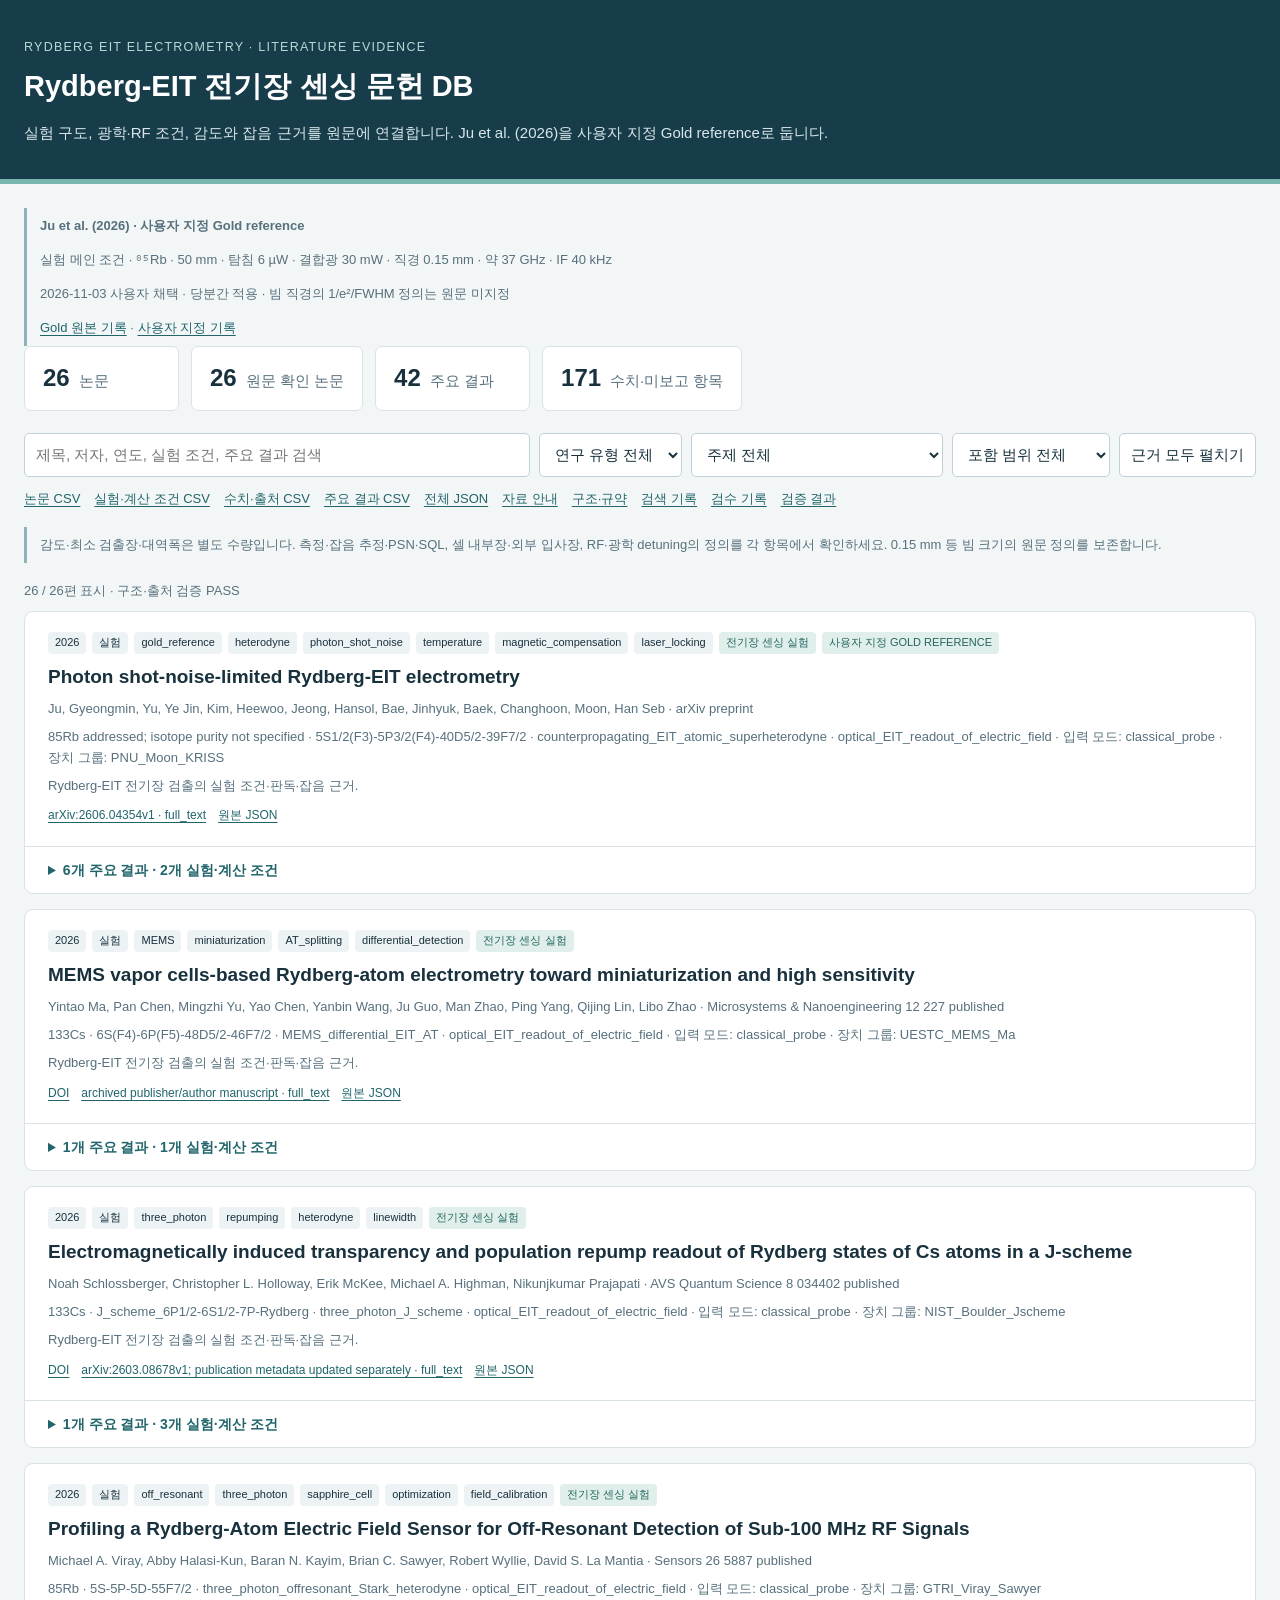
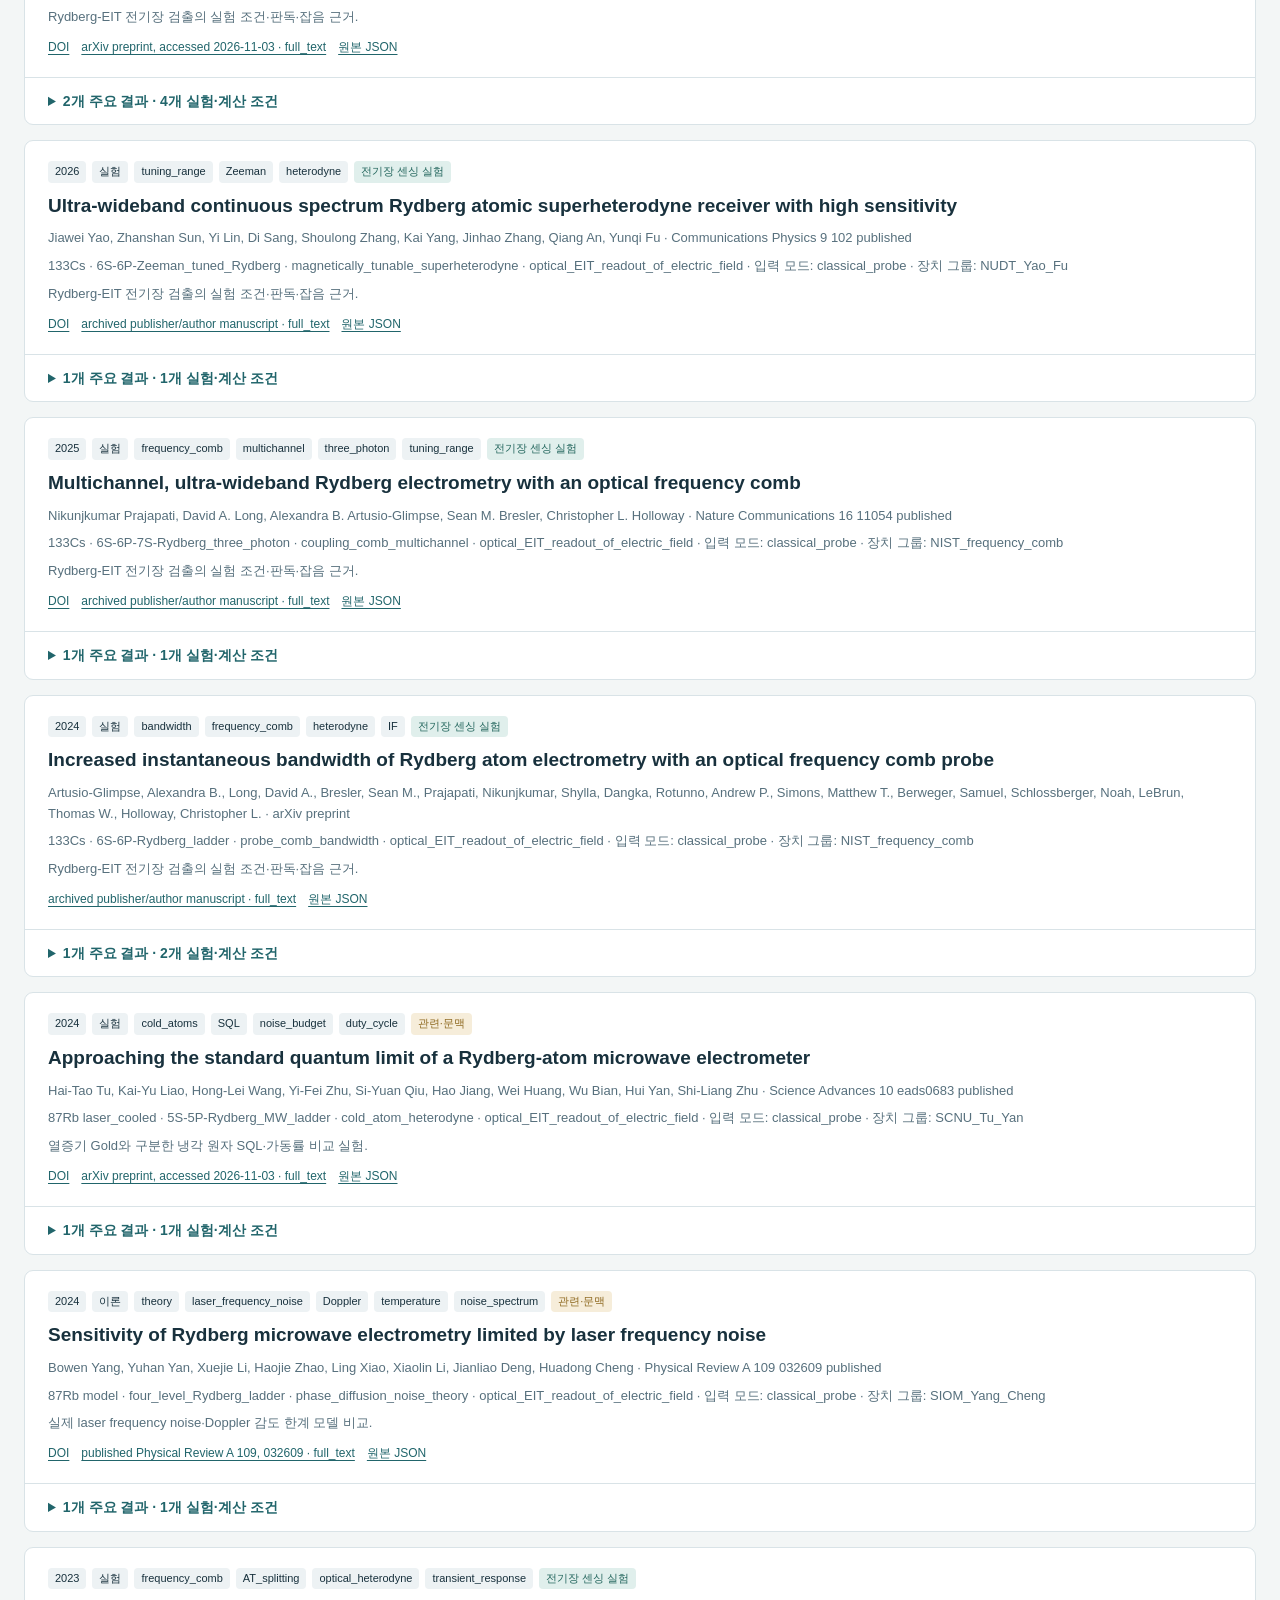
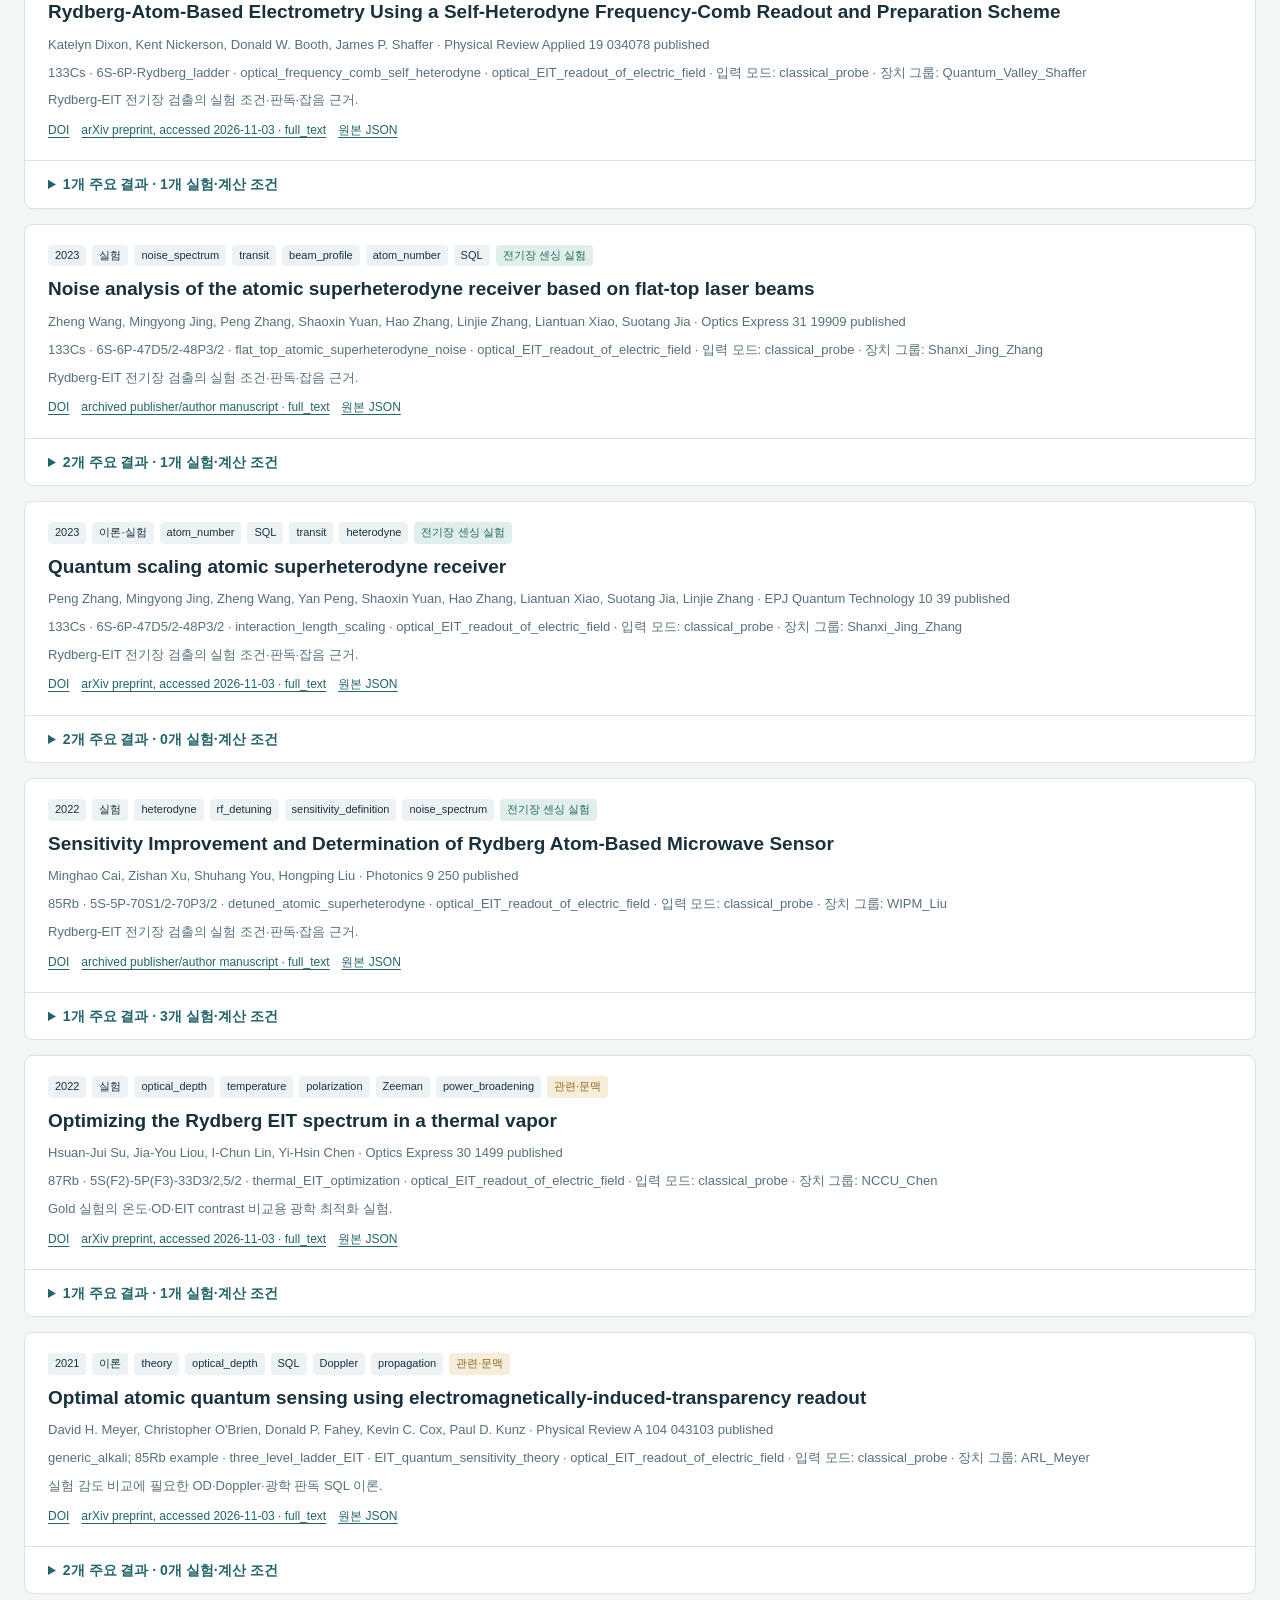
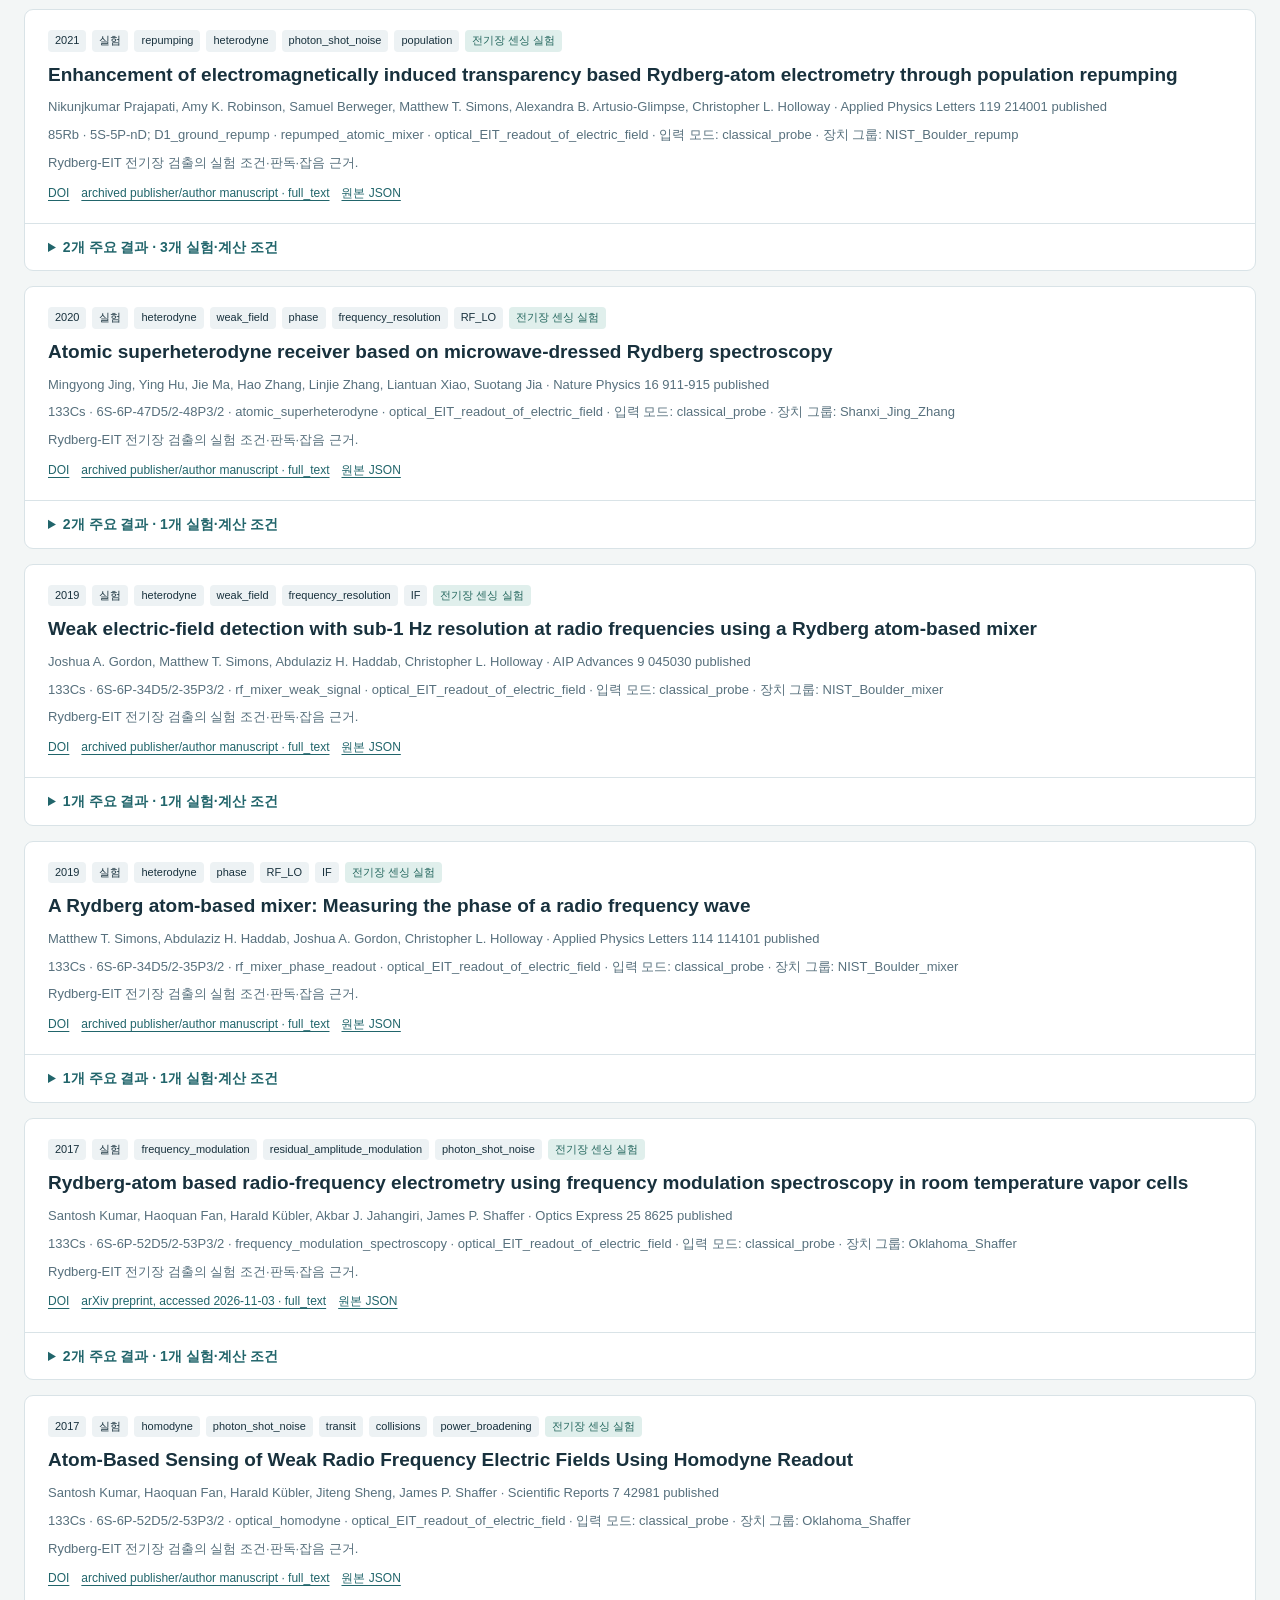
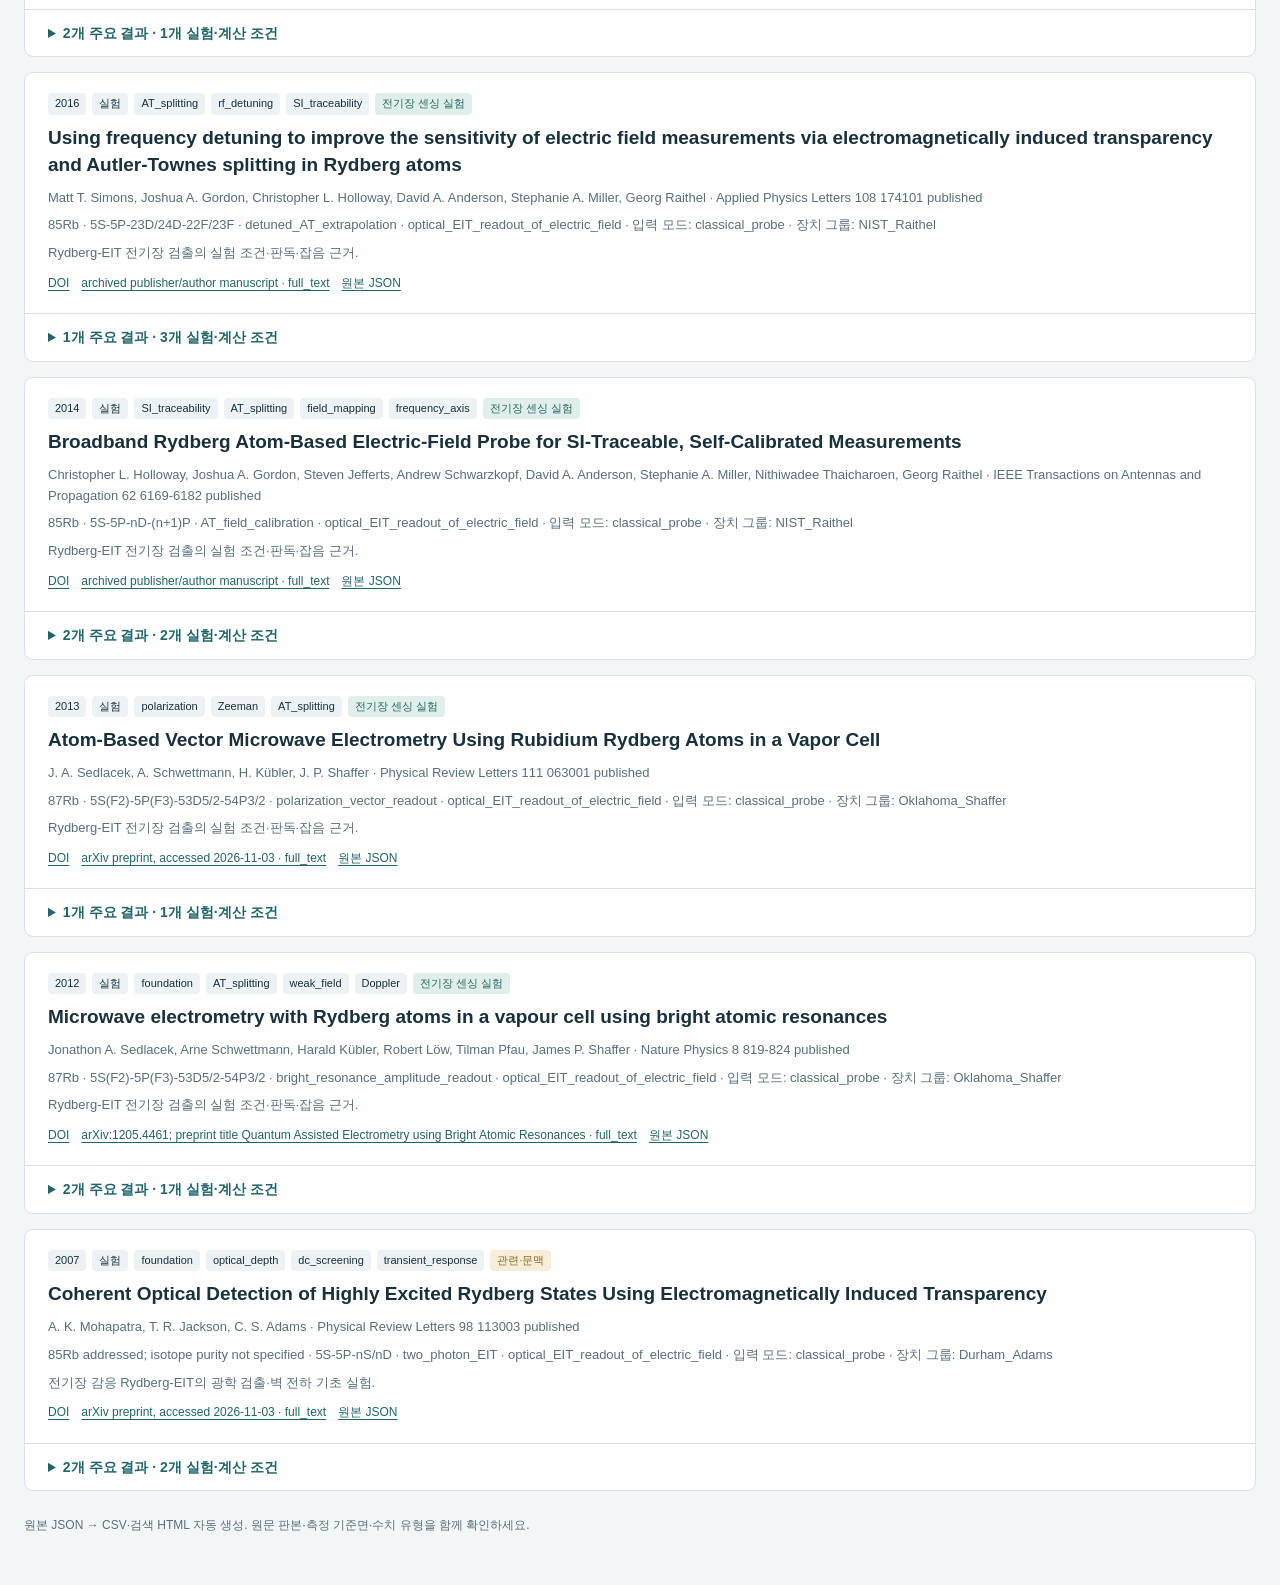
<file: references/rydberg_experiments/index.html>
<!doctype html>
<html lang="ko">
<head>
<meta charset="utf-8"><meta name="viewport" content="width=device-width,initial-scale=1">
<title>Rydberg-EIT 전기장 센싱 문헌 DB</title>
<style>
:root{--ink:#18313d;--muted:#57707d;--line:#d9e3e7;--accent:#21656b;--bg:#f3f6f6}*{box-sizing:border-box}body{margin:0;background:var(--bg);color:var(--ink);font:15px/1.6 "Segoe UI","Malgun Gothic",sans-serif}header{background:#183d4a;color:white;padding:34px max(24px,calc((100vw - 1240px)/2));border-bottom:5px solid #79b6b0}header small{color:#b6d9d6;letter-spacing:.1em}h1{font-size:29px;line-height:1.35;margin:9px 0}header p{max-width:920px;color:#d8e7eb;margin-bottom:0}main{max-width:1288px;margin:auto;padding:24px 24px 50px}.stats{display:flex;gap:12px;flex-wrap:wrap}.stat{background:white;border:1px solid var(--line);border-radius:7px;padding:12px 18px;min-width:155px}.stat b{font-size:24px;margin-right:9px}.stat span,.meta,.note{color:var(--muted)}.toolbar{display:flex;gap:9px;flex-wrap:wrap;margin:22px 0 12px}input,select,button{font:inherit;padding:9px 11px;border:1px solid #bfd0d8;border-radius:5px;background:white;color:var(--ink)}input{flex:1;min-width:240px}button,summary{cursor:pointer}button:hover{border-color:var(--accent)}a{color:var(--accent);text-underline-offset:3px}.downloads{display:flex;flex-wrap:wrap;gap:14px;font-size:13px;margin-bottom:17px}.notice{border-left:3px solid #90b1ba;padding:8px 13px;font-size:13px;color:var(--muted)}#count{font-size:13px;color:var(--muted);margin:18px 0 9px}.paper{background:white;border:1px solid var(--line);border-radius:9px;margin-bottom:15px;overflow:hidden}.paper-head{padding:20px 23px}h2{font-size:19px;line-height:1.45;margin:9px 0}.meta,.scope{font-size:13px}.scope{margin:7px 0;color:var(--muted)}.badges{display:flex;gap:6px;flex-wrap:wrap}.badge{font-size:11px;background:#edf2f4;border-radius:4px;padding:2px 7px}.primary{background:#e0efec;color:#23665d}.context{background:#f6edda;color:#8d681f}.source-links{display:flex;gap:12px;flex-wrap:wrap;font-size:12px;margin-top:10px}.paper>details{border-top:1px solid var(--line)}summary{padding:12px 23px;font-size:14px;font-weight:600;color:var(--accent)}.detail-body{padding:0 23px 22px}h3{font-size:15px;margin:20px 0 8px}h4{font-size:14px;margin:0 0 7px}.finding{border-left:3px solid #c3d9df;padding:8px 13px;margin:12px 0}.finding p{margin:3px 0;font-size:13px}.finding .implication{color:#385e74}.note{font-size:12px;margin:7px 0}.id{font:11px/1.5 monospace;color:#6d8590;overflow-wrap:anywhere}.table-wrap{overflow:auto;border:1px solid var(--line);border-radius:5px}table{border-collapse:collapse;width:100%;min-width:760px;font-size:12px}th{text-align:left;background:#edf3f4;color:#42606b}td,th{padding:8px 10px;vertical-align:top;border-bottom:1px solid #e3ebee}tr:last-child td{border-bottom:0}td:nth-child(1){width:19%}td:nth-child(2){width:15%}td:nth-child(3){width:13%}td:nth-child(4){width:23%}.role{display:block;font-size:10px;color:#7b919c}.source{padding:11px 0;border-bottom:1px solid var(--line);font-size:12px;overflow-wrap:anywhere}.empty{padding:24px;background:white;border:1px solid var(--line)}footer{font-size:12px;color:var(--muted);margin-top:25px}@media(max-width:720px){header{padding:24px 18px}h1{font-size:24px}main{padding:18px 14px}.stat{flex:1;min-width:130px;padding:10px 12px}.paper-head{padding:17px}.detail-body{padding:0 16px 18px}summary{padding:12px 17px}.toolbar input{flex-basis:100%}.toolbar select{max-width:100%}}@media print{header{background:white;color:var(--ink);padding:0}header p{color:var(--muted)}main{padding:0}.toolbar,.downloads{display:none}.paper{break-inside:avoid}.table-wrap{overflow:visible}table{min-width:0}}
</style>
</head>
<body>
<header><small>RYDBERG EIT ELECTROMETRY · LITERATURE EVIDENCE</small><h1>Rydberg-EIT 전기장 센싱 문헌 DB</h1><p>실험 구도, 광학·RF 조건, 감도와 잡음 근거를 원문에 연결합니다. Ju et al. (2026)을 사용자 지정 Gold reference로 둡니다.</p></header>
<main>
<div class="notice" id="gold-policy"></div>
<div class="stats" id="stats"></div>
<div class="toolbar">
<input id="search" type="search" aria-label="논문 검색" placeholder="제목, 저자, 연도, 실험 조건, 주요 결과 검색">
<select id="study" aria-label="연구 유형"><option value="all">연구 유형 전체</option><option value="experiment">실험</option><option value="theory">이론</option><option value="mixed">이론·실험</option><option value="review">리뷰</option></select>
<select id="topic" aria-label="주제"><option value="all">주제 전체</option></select>
<select id="inclusion" aria-label="포함 범위"><option value="all">포함 범위 전체</option><option value="primary">전기장 센싱 실험</option><option value="context_only">관련·문맥 문헌</option><option value="excluded">제외 문헌</option></select>
<button id="expand" type="button">근거 모두 펼치기</button>
</div>
<nav class="downloads" aria-label="데이터 다운로드"><a href="papers.csv">논문 CSV</a><a href="experiments.csv">실험·계산 조건 CSV</a><a href="observations.csv">수치·출처 CSV</a><a href="findings.csv">주요 결과 CSV</a><a href="database.json">전체 JSON</a><a href="README.md">자료 안내</a><a href="SCHEMA.md">구조·규약</a><a href="SEARCH.md">검색 기록</a><a href="REVIEW.md">검수 기록</a><a href="validation.json">검증 결과</a></nav>
<p class="notice">감도·최소 검출장·대역폭은 별도 수량입니다. 측정·잡음 추정·PSN·SQL, 셀 내부장·외부 입사장, RF·광학 detuning의 정의를 각 항목에서 확인하세요. 0.15 mm 등 빔 크기의 원문 정의를 보존합니다.</p>
<div id="count" role="status" aria-live="polite"></div><div id="papers"></div>
<footer>원본 JSON → CSV·검색 HTML 자동 생성. 원문 판본·측정 기준면·수치 유형을 함께 확인하세요.</footer>
</main>
<script id="data" type="application/json">[{"schema_version": 1, "paper_id": "artusio_glimpse_2024_preprint", "title": "Increased instantaneous bandwidth of Rydberg atom electrometry with an optical frequency comb probe", "authors": ["Artusio-Glimpse, Alexandra B.", "Long, David A.", "Bresler, Sean M.", "Prajapati, Nikunjkumar", "Shylla, Dangka", "Rotunno, Andrew P.", "Simons, Matthew T.", "Berweger, Samuel", "Schlossberger, Noah", "LeBrun, Thomas W.", "Holloway, Christopher L."], "year": 2024, "study_type": "experiment", "topics": ["bandwidth", "frequency_comb", "heterodyne", "IF"], "publication": {"journal": "arXiv", "volume": "", "issue": "", "pages": "", "doi": null, "arxiv_id": "2402.17942", "status": "preprint", "published_date": "2024"}, "scope": {"species": "133Cs", "line": "6S-6P-Rydberg_ladder", "configuration": "probe_comb_bandwidth", "measurement": "optical_EIT_readout_of_electric_field", "seed_mode": "classical_probe", "inclusion": "primary", "reason": "Rydberg-EIT 전기장 검출의 실험 조건·판독·잡음 근거."}, "apparatus_group": "NIST_frequency_comb", "sources": [{"source_id": "main", "url": "https://tsapps.nist.gov/publication/get_pdf.cfm?pub_id=957473", "path": "sources/prajapati_2024_bandwidth.pdf", "sha256": "d36132986b254ecf244fa993299fd07b9c7b5bea3c453fdc6166f61db66406cb", "pages": 4, "access": "full_text", "version": "archived publisher/author manuscript", "accessed_on": "2026-11-03", "access_method": "public_pdf_download", "access_note": "Numerical fields and findings manually checked at their PDF locators; bibliography may describe the later published edition."}], "experiments": [{"experiment_id": "comb_bandwidth", "label": "Probe comb 판독 대역폭", "kind": "operating_point", "conditions": [{"quantity": "lo_frequency", "value": 4.0, "unit": "GHz", "value_type": "reported", "basis": "", "reference": null, "plane": "not_specified", "source_id": "main", "locator": "PDF p. 2, Fig. 1", "evidence": "lo frequency", "notes": ""}, {"quantity": "comb_tooth_spacing", "value": 1, "unit": "MHz", "value_type": "reported", "basis": "", "reference": null, "plane": "not_specified", "source_id": "main", "locator": "PDF p. 2, Fig. 1", "evidence": "comb tooth spacing", "notes": ""}, {"quantity": "comb_optical_span", "value": 200, "unit": "MHz", "value_type": "reported", "basis": "Optical probe-comb span; distinct from RF instantaneous bandwidth", "reference": null, "plane": "not_specified", "source_id": "main", "locator": "PDF p. 2, Fig. 1", "evidence": "Optical probe-comb span; distinct from RF instantaneous bandwidth", "notes": ""}, {"quantity": "acquisition_time", "value": 100, "unit": "ms", "value_type": "reported", "basis": "", "reference": null, "plane": "not_specified", "source_id": "main", "locator": "PDF p. 3", "evidence": "acquisition time", "notes": ""}], "results": [{"quantity": "instantaneous_bandwidth", "value": 12, "unit": "MHz", "value_type": "reported", "basis": "RF modulation sensitivity bandwidth", "reference": null, "plane": "not_specified", "source_id": "main", "locator": "PDF p. 1; p. 3", "evidence": "RF modulation sensitivity bandwidth", "notes": "", "uncertainty": {"value": 1, "unit": "MHz", "basis": "Uncertainty as printed; confidence level only if stated in basis."}}, {"quantity": "field_sensitivity", "value": 9, "unit": "mV/m/sqrt(Hz)", "value_type": "approximate", "basis": "Full-acquisition-time-normalized field sensitivity", "reference": null, "plane": "not_specified", "source_id": "main", "locator": "PDF p. 3", "evidence": "Full-acquisition-time-normalized field sensitivity", "notes": ""}], "notes": []}, {"experiment_id": "single_frequency_comparison", "label": "단일 주파수 probe 대역폭 대조", "kind": "operating_point", "conditions": [{"quantity": "probe_power", "value": 19, "unit": "uW", "value_type": "reported", "basis": "", "reference": null, "plane": "not_specified", "source_id": "main", "locator": "PDF p. 3", "evidence": "probe power", "notes": ""}], "results": [{"quantity": "instantaneous_bandwidth", "value": 400, "unit": "kHz", "value_type": "approximate", "basis": "Approximate 3-dB point", "reference": null, "plane": "not_specified", "source_id": "main", "locator": "PDF p. 3", "evidence": "Approximate 3-dB point", "notes": ""}], "notes": []}], "findings": [{"finding_id": "bandwidth", "claim": "광 comb로 판독 대역을 넓히면서 감도·광학 span·RF modulation bandwidth를 각각 평가.", "locator": "PDF pp. 2-3, Fig. 2", "source_id": "main", "category": "bandwidth", "model_implication": ""}], "ai_notes": []}, {"schema_version": 1, "paper_id": "cai_2022_photonics", "title": "Sensitivity Improvement and Determination of Rydberg Atom-Based Microwave Sensor", "authors": ["Minghao Cai", "Zishan Xu", "Shuhang You", "Hongping Liu"], "year": 2022, "study_type": "experiment", "topics": ["heterodyne", "rf_detuning", "sensitivity_definition", "noise_spectrum"], "publication": {"journal": "Photonics", "volume": "9", "issue": "4", "pages": "250", "doi": "10.3390/photonics9040250", "arxiv_id": null, "status": "published", "published_date": "2022-04-10"}, "scope": {"species": "85Rb", "line": "5S-5P-70S1/2-70P3/2", "configuration": "detuned_atomic_superheterodyne", "measurement": "optical_EIT_readout_of_electric_field", "seed_mode": "classical_probe", "inclusion": "primary", "reason": "Rydberg-EIT 전기장 검출의 실험 조건·판독·잡음 근거."}, "apparatus_group": "WIPM_Liu", "sources": [{"source_id": "main", "url": "https://mdpi-res.com/d_attachment/photonics/photonics-09-00250/article_deploy/photonics-09-00250.pdf", "path": "sources/cai_2022_photonics.pdf", "sha256": "f1a117153743a0d006810413beb7840a07ca4faf424bc36a7de6b1e5c6b7b670", "pages": 14, "access": "full_text", "version": "archived publisher/author manuscript", "accessed_on": "2026-11-03", "access_method": "public_pdf_download", "access_note": "Numerical fields and findings manually checked at their PDF locators; bibliography may describe the later published edition."}], "experiments": [{"experiment_id": "zero_detuning_signal", "label": "공명 LO 직접 응답 평가", "kind": "operating_point", "conditions": [{"quantity": "rf_frequency", "value": 10.68, "unit": "GHz", "value_type": "approximate", "basis": "70S-70P transition", "reference": null, "plane": "not_specified", "source_id": "main", "locator": "PDF p. 5", "evidence": "70S-70P transition", "notes": ""}, {"quantity": "rf_detuning", "value": 0, "unit": "MHz", "value_type": "reported", "basis": "", "reference": null, "plane": "not_specified", "source_id": "main", "locator": "PDF p. 12", "evidence": "rf detuning", "notes": ""}], "results": [{"quantity": "field_sensitivity", "value": 49.84, "unit": "nV/cm/sqrt(Hz)", "value_type": "reported", "basis": "Direct field modulation calibration", "reference": null, "plane": "not_specified", "source_id": "main", "locator": "PDF p. 12", "evidence": "Direct field modulation calibration", "notes": "", "uncertainty": {"value": 0.72, "unit": "nV/cm/sqrt(Hz)", "basis": "Uncertainty as printed; confidence level only if stated in basis."}}], "notes": []}, {"experiment_id": "minus6_signal", "label": "−6 MHz LO 직접 응답 평가", "kind": "operating_point", "conditions": [{"quantity": "rf_detuning", "value": -6, "unit": "MHz", "value_type": "reported", "basis": "RF detuning, not optical probe detuning", "reference": null, "plane": "not_specified", "source_id": "main", "locator": "PDF p. 12", "evidence": "RF detuning, not optical probe detuning", "notes": ""}], "results": [{"quantity": "field_sensitivity", "value": 35.75, "unit": "nV/cm/sqrt(Hz)", "value_type": "reported", "basis": "Direct field modulation calibration", "reference": null, "plane": "not_specified", "source_id": "main", "locator": "PDF p. 12", "evidence": "Direct field modulation calibration", "notes": "", "uncertainty": {"value": 0.51, "unit": "nV/cm/sqrt(Hz)", "basis": "Uncertainty as printed; confidence level only if stated in basis."}}], "notes": []}, {"experiment_id": "minus6_noise", "label": "−6 MHz 잡음 스펙트럼 평가", "kind": "noise_characterization", "conditions": [{"quantity": "rf_detuning", "value": -6, "unit": "MHz", "value_type": "reported", "basis": "", "reference": null, "plane": "not_specified", "source_id": "main", "locator": "PDF p. 12", "evidence": "rf detuning", "notes": ""}, {"quantity": "acquisition_time", "value": 2, "unit": "s", "value_type": "reported", "basis": "", "reference": null, "plane": "not_specified", "source_id": "main", "locator": "PDF p. 12", "evidence": "acquisition time", "notes": ""}], "results": [{"quantity": "field_sensitivity", "value": 12.5, "unit": "nV/cm/sqrt(Hz)", "value_type": "reported", "basis": "Noise-spectrum fit and RF-optical gain calibration", "reference": null, "plane": "not_specified", "source_id": "main", "locator": "PDF p. 12", "evidence": "Noise-spectrum fit and RF-optical gain calibration", "notes": "", "uncertainty": {"value": 0.04, "unit": "nV/cm/sqrt(Hz)", "basis": "Uncertainty as printed; confidence level only if stated in basis."}}, {"quantity": "minimum_detectable_field", "value": 176.78, "unit": "pV/cm", "value_type": "reported", "basis": "5000-s minimum discernible field", "reference": null, "plane": "not_specified", "source_id": "main", "locator": "PDF p. 12", "evidence": "5000-s minimum discernible field", "notes": "", "uncertainty": {"value": 0.57, "unit": "pV/cm", "basis": "Uncertainty as printed; confidence level only if stated in basis."}}], "notes": ["35.75와 12.50은 평가 방법이 다름. 동일 결과로 합치지 않음."]}], "findings": [{"finding_id": "detuning", "claim": "비공명 RF dressing에서 응답 기울기 증가를 관측. 직접 변조와 잡음 스펙트럼 감도 수치는 평가 방식별로 다름.", "locator": "PDF pp. 10-12, Figs. 9-10", "source_id": "main", "category": "sensitivity_definition", "model_implication": ""}], "ai_notes": []}, {"schema_version": 1, "paper_id": "dixon_2023_prapplied", "title": "Rydberg-Atom-Based Electrometry Using a Self-Heterodyne Frequency-Comb Readout and Preparation Scheme", "authors": ["Katelyn Dixon", "Kent Nickerson", "Donald W. Booth", "James P. Shaffer"], "year": 2023, "study_type": "experiment", "topics": ["frequency_comb", "AT_splitting", "optical_heterodyne", "transient_response"], "publication": {"journal": "Physical Review Applied", "volume": "19", "issue": "3", "pages": "034078", "doi": "10.1103/PhysRevApplied.19.034078", "arxiv_id": "2209.02583", "status": "published", "published_date": "2023-03-23"}, "scope": {"species": "133Cs", "line": "6S-6P-Rydberg_ladder", "configuration": "optical_frequency_comb_self_heterodyne", "measurement": "optical_EIT_readout_of_electric_field", "seed_mode": "classical_probe", "inclusion": "primary", "reason": "Rydberg-EIT 전기장 검출의 실험 조건·판독·잡음 근거."}, "apparatus_group": "Quantum_Valley_Shaffer", "sources": [{"source_id": "main", "url": "https://arxiv.org/pdf/2209.02583", "path": "sources/berweger_2022_pra.pdf", "sha256": "089235453cba237ed2f9af72417207271db7e7614a4c47835edc4c223568c35e", "pages": 18, "access": "full_text", "version": "arXiv preprint, accessed 2026-11-03", "accessed_on": "2026-11-03", "access_method": "public_pdf_download", "access_note": "Numerical fields and findings manually checked at their PDF locators; bibliography may describe the later published edition."}], "experiments": [{"experiment_id": "comb", "label": "Probe comb 동시 스펙트럼 판독", "kind": "apparatus", "conditions": [{"quantity": "probe_wavelength", "value": 852, "unit": "nm", "value_type": "reported", "basis": "", "reference": null, "plane": "not_specified", "source_id": "main", "locator": "PDF p. 1", "evidence": "probe wavelength", "notes": ""}, {"quantity": "coupling_wavelength", "value": 509, "unit": "nm", "value_type": "reported", "basis": "", "reference": null, "plane": "not_specified", "source_id": "main", "locator": "PDF p. 1", "evidence": "coupling wavelength", "notes": ""}], "results": [{"quantity": "eit_linewidth", "value": 5, "unit": "MHz", "value_type": "upper_bound", "basis": "Resolved EIT linewidth below 5 MHz", "reference": null, "plane": "not_specified", "source_id": "main", "locator": "PDF p. 1, Abstract", "evidence": "Resolved EIT linewidth below 5 MHz", "notes": ""}, {"quantity": "field_sensitivity", "value": 2.3, "unit": "uV/cm/sqrt(Hz)", "value_type": "reported", "basis": "Self-heterodyne optical comb readout", "reference": null, "plane": "not_specified", "source_id": "main", "locator": "PDF p. 1, Abstract", "evidence": "Self-heterodyne optical comb readout", "notes": ""}, {"quantity": "minimum_detectable_field", "value": 66, "unit": "uV/cm", "value_type": "reported", "basis": "Measured RF field amplitude", "reference": null, "plane": "not_specified", "source_id": "main", "locator": "PDF p. 1, Abstract", "evidence": "Measured RF field amplitude", "notes": ""}], "notes": []}], "findings": [{"finding_id": "comb_parallel", "claim": "여러 comb tooth의 투과를 self-heterodyne으로 동시에 측정해 레이저 스캔을 줄이고 RF pulse에 의한 AT 변화를 판독.", "locator": "PDF pp. 1, 5-10", "source_id": "main", "category": "readout", "model_implication": ""}], "ai_notes": []}, {"schema_version": 1, "paper_id": "gordon_2019_aipadv", "title": "Weak electric-field detection with sub-1 Hz resolution at radio frequencies using a Rydberg atom-based mixer", "authors": ["Joshua A. Gordon", "Matthew T. Simons", "Abdulaziz H. Haddab", "Christopher L. Holloway"], "year": 2019, "study_type": "experiment", "topics": ["heterodyne", "weak_field", "frequency_resolution", "IF"], "publication": {"journal": "AIP Advances", "volume": "9", "issue": "4", "pages": "045030", "doi": "10.1063/1.5095633", "arxiv_id": "1903.09712", "status": "published", "published_date": "2019-04-01"}, "scope": {"species": "133Cs", "line": "6S-6P-34D5/2-35P3/2", "configuration": "rf_mixer_weak_signal", "measurement": "optical_EIT_readout_of_electric_field", "seed_mode": "classical_probe", "inclusion": "primary", "reason": "Rydberg-EIT 전기장 검출의 실험 조건·판독·잡음 근거."}, "apparatus_group": "NIST_Boulder_mixer", "sources": [{"source_id": "main", "url": "https://tsapps.nist.gov/publication/get_pdf.cfm?pub_id=927624", "path": "sources/gordon_2019_aipadv.pdf", "sha256": "4a76b7aa70d599f5e5e1e974492114fb281c89708104f300ebaacef868e1fd50", "pages": 6, "access": "full_text", "version": "archived publisher/author manuscript", "accessed_on": "2026-11-03", "access_method": "public_pdf_download", "access_note": "Numerical fields and findings manually checked at their PDF locators; bibliography may describe the later published edition."}], "experiments": [{"experiment_id": "weak_mixer", "label": "90 kHz IF 약한 RF 신호 검출", "kind": "operating_point", "conditions": [{"quantity": "lo_frequency", "value": 19.626, "unit": "GHz", "value_type": "reported", "basis": "", "reference": null, "plane": "not_specified", "source_id": "main", "locator": "PDF p. 2, Abstract", "evidence": "lo frequency", "notes": ""}, {"quantity": "signal_frequency", "value": 19.62609, "unit": "GHz", "value_type": "reported", "basis": "", "reference": null, "plane": "not_specified", "source_id": "main", "locator": "PDF p. 2, Abstract", "evidence": "signal frequency", "notes": ""}, {"quantity": "intermediate_frequency", "value": 90, "unit": "kHz", "value_type": "reported", "basis": "", "reference": null, "plane": "not_specified", "source_id": "main", "locator": "PDF p. 2, Abstract", "evidence": "intermediate frequency", "notes": ""}], "results": [{"quantity": "field_sensitivity", "value": 79, "unit": "uV/m/sqrt(Hz)", "value_type": "approximate", "basis": "Published-edition sensitivity", "reference": null, "plane": "not_specified", "source_id": "main", "locator": "PDF p. 2, Abstract", "evidence": "Published-edition sensitivity", "notes": ""}, {"quantity": "minimum_detectable_field", "value": 46, "unit": "uV/m", "value_type": "approximate", "basis": "Measured local field amplitude", "reference": null, "plane": "not_specified", "source_id": "main", "locator": "PDF p. 2, Abstract", "evidence": "Measured local field amplitude", "notes": "", "uncertainty": {"value": 2, "unit": "uV/m", "basis": "Uncertainty as printed; confidence level only if stated in basis."}}, {"quantity": "frequency_discrimination", "value": 0.1, "unit": "Hz", "value_type": "reported", "basis": "Equal-strength neighboring signals resolved", "reference": null, "plane": "not_specified", "source_id": "main", "locator": "PDF p. 2, Abstract", "evidence": "Equal-strength neighboring signals resolved", "notes": ""}], "notes": []}], "findings": [{"finding_id": "resolution", "claim": "RF carrier와 IF의 역할을 분리. 좁은 lock-in 대역으로 서로 가까운 신호를 판별.", "locator": "PDF pp. 2-5", "source_id": "main", "category": "frequency_resolution", "model_implication": ""}], "ai_notes": ["⟦AI⟧ 출판본 PDF 초록의 79 µV/m/√Hz를 채택. 다른 preprint·후속 표의 값으로 덮어쓰지 않음."]}, {"schema_version": 1, "paper_id": "holloway_2014_ieee", "title": "Broadband Rydberg Atom-Based Electric-Field Probe for SI-Traceable, Self-Calibrated Measurements", "authors": ["Christopher L. Holloway", "Joshua A. Gordon", "Steven Jefferts", "Andrew Schwarzkopf", "David A. Anderson", "Stephanie A. Miller", "Nithiwadee Thaicharoen", "Georg Raithel"], "year": 2014, "study_type": "experiment", "topics": ["SI_traceability", "AT_splitting", "field_mapping", "frequency_axis"], "publication": {"journal": "IEEE Transactions on Antennas and Propagation", "volume": "62", "issue": "12", "pages": "6169-6182", "doi": "10.1109/TAP.2014.2360208", "arxiv_id": "1405.7066", "status": "published", "published_date": "2014-12"}, "scope": {"species": "85Rb", "line": "5S-5P-nD-(n+1)P", "configuration": "AT_field_calibration", "measurement": "optical_EIT_readout_of_electric_field", "seed_mode": "classical_probe", "inclusion": "primary", "reason": "Rydberg-EIT 전기장 검출의 실험 조건·판독·잡음 근거."}, "apparatus_group": "NIST_Raithel", "sources": [{"source_id": "main", "url": "https://tsapps.nist.gov/publication/get_pdf.cfm?pub_id=915858", "path": "sources/holloway_2014_ieee.pdf", "sha256": "bca6732200c0652d0600ed9a60f87944c1d33f797a15792616c420bf67f44609", "pages": 12, "access": "full_text", "version": "archived publisher/author manuscript", "accessed_on": "2026-11-03", "access_method": "public_pdf_download", "access_note": "Numerical fields and findings manually checked at their PDF locators; bibliography may describe the later published edition."}], "experiments": [{"experiment_id": "17ghz", "label": "17.04 GHz AT 보정 운전점", "kind": "operating_point", "conditions": [{"quantity": "cell_length", "value": 75, "unit": "mm", "value_type": "reported", "basis": "", "reference": null, "plane": "not_specified", "source_id": "main", "locator": "PDF p. 6", "evidence": "cell length", "notes": ""}, {"quantity": "cell_diameter", "value": 25, "unit": "mm", "value_type": "reported", "basis": "", "reference": null, "plane": "not_specified", "source_id": "main", "locator": "PDF p. 6", "evidence": "cell diameter", "notes": ""}, {"quantity": "rf_frequency", "value": 17.04, "unit": "GHz", "value_type": "reported", "basis": "", "reference": null, "plane": "not_specified", "source_id": "main", "locator": "PDF p. 7, Fig. 12", "evidence": "rf frequency", "notes": ""}, {"quantity": "probe_power", "value": 175, "unit": "nW", "value_type": "reported", "basis": "Input power for this frequency", "reference": null, "plane": "cell_input", "source_id": "main", "locator": "PDF p. 7", "evidence": "Input power for this frequency", "notes": ""}, {"quantity": "coupling_power", "value": 30, "unit": "mW", "value_type": "reported", "basis": "", "reference": null, "plane": "not_specified", "source_id": "main", "locator": "PDF p. 7", "evidence": "coupling power", "notes": ""}], "results": [], "notes": ["p. 6의 22 mW 예시와 p. 7의 30 mW 측정점을 합치지 않음."]}, {"experiment_id": "68ghz", "label": "68.64 GHz 별도 운전점", "kind": "operating_point", "conditions": [{"quantity": "rf_frequency", "value": 68.64, "unit": "GHz", "value_type": "reported", "basis": "", "reference": null, "plane": "not_specified", "source_id": "main", "locator": "PDF p. 8, Fig. 15", "evidence": "rf frequency", "notes": ""}, {"quantity": "probe_power", "value": 250, "unit": "nW", "value_type": "reported", "basis": "Input power for this frequency", "reference": null, "plane": "cell_input", "source_id": "main", "locator": "PDF p. 8", "evidence": "Input power for this frequency", "notes": ""}, {"quantity": "coupling_power", "value": 24, "unit": "mW", "value_type": "reported", "basis": "", "reference": null, "plane": "not_specified", "source_id": "main", "locator": "PDF p. 8", "evidence": "coupling power", "notes": ""}], "results": [], "notes": []}], "findings": [{"finding_id": "traceability", "claim": "AT 주파수 분리와 전이 쌍극자를 연결해 원자 위치의 RF 장을 보정. 여러 Rydberg 전이로 주파수 범위를 확장.", "locator": "PDF pp. 4-8", "source_id": "main", "category": "calibration", "model_implication": ""}, {"finding_id": "local_field", "claim": "셀 및 주변 물질의 RF 장 변화는 원자 위치의 장과 외부 입사장을 구분해 검토.", "locator": "PDF pp. 9-10", "source_id": "main", "category": "field_plane", "model_implication": ""}], "ai_notes": []}, {"schema_version": 1, "paper_id": "jing_2020_natphys", "title": "Atomic superheterodyne receiver based on microwave-dressed Rydberg spectroscopy", "authors": ["Mingyong Jing", "Ying Hu", "Jie Ma", "Hao Zhang", "Linjie Zhang", "Liantuan Xiao", "Suotang Jia"], "year": 2020, "study_type": "experiment", "topics": ["heterodyne", "weak_field", "phase", "frequency_resolution", "RF_LO"], "publication": {"journal": "Nature Physics", "volume": "16", "issue": "9", "pages": "911-915", "doi": "10.1038/s41567-020-0918-5", "arxiv_id": null, "status": "published", "published_date": "2020-06-01"}, "scope": {"species": "133Cs", "line": "6S-6P-47D5/2-48P3/2", "configuration": "atomic_superheterodyne", "measurement": "optical_EIT_readout_of_electric_field", "seed_mode": "classical_probe", "inclusion": "primary", "reason": "Rydberg-EIT 전기장 검출의 실험 조건·판독·잡음 근거."}, "apparatus_group": "Shanxi_Jing_Zhang", "sources": [{"source_id": "main", "url": "https://laserspec.sxu.edu.cn/docs/2020-09/6f9a83e33f82405caa24290a90e1a35f.pdf", "path": "sources/jing_2020_natphys.pdf", "sha256": "1fb69d21d886364e7f670829b0cf8a6cc2681c2536648217e870695d2e46922a", "pages": 11, "access": "full_text", "version": "archived publisher/author manuscript", "accessed_on": "2026-11-03", "access_method": "public_pdf_download", "access_note": "Numerical fields and findings manually checked at their PDF locators; bibliography may describe the later published edition."}], "experiments": [{"experiment_id": "superhet", "label": "Atomic superhet 감도 운전점", "kind": "operating_point", "conditions": [{"quantity": "intermediate_frequency", "value": 150, "unit": "kHz", "value_type": "reported", "basis": "LO-SIG offset used for the comparison", "reference": null, "plane": "not_specified", "source_id": "main", "locator": "PDF p. 2, Fig. 2", "evidence": "LO-SIG offset used for the comparison", "notes": ""}, {"quantity": "resolution_bandwidth", "value": 1, "unit": "Hz", "value_type": "reported", "basis": "Spectrum analyzer RBW", "reference": null, "plane": "not_specified", "source_id": "main", "locator": "PDF p. 2, Fig. 2", "evidence": "Spectrum analyzer RBW", "notes": ""}, {"quantity": "temperature", "value": "room_temperature", "unit": "1", "value_type": "reported", "basis": "", "reference": null, "plane": "not_specified", "source_id": "main", "locator": "PDF p. 3", "evidence": "temperature", "notes": ""}], "results": [{"quantity": "field_sensitivity", "value": 55, "unit": "nV/cm/sqrt(Hz)", "value_type": "reported", "basis": "Measured superheterodyne sensitivity", "reference": null, "plane": "not_specified", "source_id": "main", "locator": "PDF p. 1", "evidence": "Measured superheterodyne sensitivity", "notes": ""}, {"quantity": "minimum_detectable_field", "value": 780, "unit": "pV/cm", "value_type": "reported", "basis": "Long-integration minimum field; not 1-Hz sensitivity", "reference": null, "plane": "not_specified", "source_id": "main", "locator": "PDF p. 1", "evidence": "Long-integration minimum field; not 1-Hz sensitivity", "notes": ""}], "notes": []}], "findings": [{"finding_id": "lo_optimum", "claim": "LO dressing으로 약한 SIG에 선형 응답. 최적 LO는 EIT 폭과 관련되며 무제한 증가하지 않음.", "locator": "PDF pp. 2-3, Fig. 2", "source_id": "main", "category": "RF_LO", "model_implication": ""}, {"finding_id": "phase_frequency", "claim": "동일 장치가 RF 위상과 주파수도 검출. 감도·최소 검출장·주파수 정밀도는 서로 다른 지표.", "locator": "PDF pp. 3-4, Figs. 3-4", "source_id": "main", "category": "metric_definition", "model_implication": ""}], "ai_notes": []}, {"schema_version": 1, "paper_id": "ju_2026_preprint", "title": "Photon shot-noise-limited Rydberg-EIT electrometry", "authors": ["Ju, Gyeongmin", "Yu, Ye Jin", "Kim, Heewoo", "Jeong, Hansol", "Bae, Jinhyuk", "Baek, Changhoon", "Moon, Han Seb"], "year": 2026, "study_type": "experiment", "topics": ["gold_reference", "heterodyne", "photon_shot_noise", "temperature", "magnetic_compensation", "laser_locking"], "publication": {"journal": "arXiv", "volume": "", "issue": "", "pages": "", "doi": null, "arxiv_id": "2606.04354v1", "status": "preprint", "published_date": "2026"}, "scope": {"species": "85Rb addressed; isotope purity not specified", "line": "5S1/2(F3)-5P3/2(F4)-40D5/2-39F7/2", "configuration": "counterpropagating_EIT_atomic_superheterodyne", "measurement": "optical_EIT_readout_of_electric_field", "seed_mode": "classical_probe", "inclusion": "primary", "reason": "Rydberg-EIT 전기장 검출의 실험 조건·판독·잡음 근거.", "reference_role": "gold_reference"}, "apparatus_group": "PNU_Moon_KRISS", "sources": [{"source_id": "main", "url": "https://arxiv.org/pdf/2606.04354v1", "path": "sources/ju_2026_preprint.pdf", "sha256": "45494b6d13a3670a6e0b200e0189685f5879368970321c26ab47cddcf26c6d13", "pages": 15, "access": "full_text", "version": "arXiv:2606.04354v1", "accessed_on": "2026-11-03", "access_method": "public_pdf_download", "access_note": "Numerical fields and findings manually checked at their PDF locators; bibliography may describe the later published edition."}], "experiments": [{"experiment_id": "gold_operating_point", "label": "Gold 실험 메인 운전점", "kind": "operating_point", "conditions": [{"quantity": "cell_length", "value": 50, "unit": "mm", "value_type": "reported", "basis": "Vapor-cell length", "reference": null, "plane": "not_specified", "source_id": "main", "locator": "PDF p. 9, Fig. 5 discussion", "evidence": "Vapor-cell length", "notes": ""}, {"quantity": "temperature", "value": 20, "unit": "degC", "value_type": "approximate", "basis": "Room-temperature operation", "reference": null, "plane": "not_specified", "source_id": "main", "locator": "PDF p. 9, Fig. 5 discussion", "evidence": "Room-temperature operation", "notes": ""}, {"quantity": "probe_wavelength", "value": 780, "unit": "nm", "value_type": "approximate", "basis": "5S(F3)-5P(F4)", "reference": null, "plane": "not_specified", "source_id": "main", "locator": "PDF pp. 2-3", "evidence": "5S(F3)-5P(F4)", "notes": ""}, {"quantity": "probe_transition_text", "value": "5S1/2(F=3) -> 5P3/2(F'=4)", "unit": "1", "value_type": "reported", "basis": "Experimental schematic in the main text; used as the nominal reference", "reference": null, "plane": "not_specified", "source_id": "main", "locator": "PDF p. 2, Sec. 2", "evidence": "Experimental schematic in the main text; used as the nominal reference", "notes": ""}, {"quantity": "probe_transition_figure", "value": "5S1/2(F=2) -> 5P3/2(F'=3)", "unit": "1", "value_type": "reported", "basis": "Figure labels conflict with the main-text hyperfine labels", "reference": null, "plane": "not_specified", "source_id": "main", "locator": "PDF p. 3, Fig. 1(a)", "evidence": "Figure labels conflict with the main-text hyperfine labels", "notes": "⟦AI⟧ Source inconsistency preserved. Nominal reference follows Sec. 2 text."}, {"quantity": "coupling_wavelength", "value": 480, "unit": "nm", "value_type": "approximate", "basis": "5P-40D", "reference": null, "plane": "not_specified", "source_id": "main", "locator": "PDF pp. 2-3", "evidence": "5P-40D", "notes": ""}, {"quantity": "probe_power", "value": 6, "unit": "uW", "value_type": "reported", "basis": "Reported probe power", "reference": null, "plane": "not_specified", "source_id": "main", "locator": "PDF p. 3", "evidence": "Reported probe power", "notes": ""}, {"quantity": "coupling_power", "value": 30, "unit": "mW", "value_type": "reported", "basis": "Reported coupling power", "reference": null, "plane": "not_specified", "source_id": "main", "locator": "PDF p. 3", "evidence": "Reported coupling power", "notes": ""}, {"quantity": "beam_diameter", "value": 0.15, "unit": "mm", "value_type": "reported", "basis": "Reported beam diameter; 1/e^2/FWHM convention unspecified", "reference": null, "plane": "not_specified", "source_id": "main", "locator": "PDF p. 3", "evidence": "Reported beam diameter; 1/e^2/FWHM convention unspecified", "notes": ""}, {"quantity": "beam_diameter_definition", "value": null, "unit": "1", "value_type": "not_reported", "basis": "Paper says diameter; no explicit Gaussian radius convention assigned", "reference": null, "plane": "not_specified", "source_id": "main", "locator": "PDF p. 3", "evidence": "Paper says diameter; no explicit Gaussian radius convention assigned", "notes": ""}, {"quantity": "optical_geometry", "value": "counter_propagating", "unit": "1", "value_type": "reported", "basis": "Probe and coupling counter-propagate", "reference": null, "plane": "not_specified", "source_id": "main", "locator": "PDF p. 3", "evidence": "Probe and coupling counter-propagate", "notes": ""}, {"quantity": "optical_polarizations", "value": "linear_orthogonal", "unit": "1", "value_type": "reported", "basis": "", "reference": null, "plane": "not_specified", "source_id": "main", "locator": "PDF p. 3", "evidence": "optical polarizations", "notes": ""}, {"quantity": "detector_qe", "value": 95, "unit": "percent", "value_type": "approximate", "basis": "Balanced photodetector quantum efficiency", "reference": null, "plane": "not_specified", "source_id": "main", "locator": "PDF p. 2", "evidence": "Balanced photodetector quantum efficiency", "notes": ""}, {"quantity": "lo_rabi_over_2pi", "value": 3.7, "unit": "MHz", "value_type": "reported", "basis": "Microwave local oscillator", "reference": null, "plane": "not_specified", "source_id": "main", "locator": "PDF p. 2", "evidence": "Microwave local oscillator", "notes": ""}, {"quantity": "lo_frequency", "value": 37.07104, "unit": "GHz", "value_type": "reported", "basis": "", "reference": null, "plane": "not_specified", "source_id": "main", "locator": "PDF p. 5", "evidence": "lo frequency", "notes": ""}, {"quantity": "intermediate_frequency", "value": 40, "unit": "kHz", "value_type": "reported", "basis": "LO-SIG frequency offset", "reference": null, "plane": "not_specified", "source_id": "main", "locator": "PDF pp. 2, 5", "evidence": "LO-SIG frequency offset", "notes": ""}, {"quantity": "probe_detuning", "value": null, "unit": "MHz", "value_type": "not_reported", "basis": "Absolute +40 MHz optical detuning is not specified for this reported operating point", "reference": null, "plane": "not_specified", "source_id": "main", "locator": "PDF pp. 2-5", "evidence": "Absolute +40 MHz optical detuning is not specified for this reported operating point", "notes": ""}, {"quantity": "operating_optical_depth", "value": null, "unit": "1", "value_type": "not_reported", "basis": "No absolute measured operating-point OD inserted from AutoOD", "reference": null, "plane": "not_specified", "source_id": "main", "locator": "PDF pp. 3, 7, 9", "evidence": "No absolute measured operating-point OD inserted from AutoOD", "notes": ""}], "results": [{"quantity": "field_sensitivity", "value": 12.5, "unit": "nV/cm/sqrt(Hz)", "value_type": "reported", "basis": "Measured superheterodyne sensitivity; RF-field RMS conversion defined in Eq. (1)", "reference": null, "plane": "not_specified", "source_id": "main", "locator": "PDF pp. 1, 7-8", "evidence": "Measured superheterodyne sensitivity; RF-field RMS conversion defined in Eq. (1)", "notes": "", "uncertainty": {"value": 0.8, "unit": "nV/cm/sqrt(Hz)", "basis": "Uncertainty as printed; confidence level only if stated in basis."}}, {"quantity": "psn_field_sensitivity", "value": 11.2, "unit": "nV/cm/sqrt(Hz)", "value_type": "reported", "basis": "Calculated probe-photon-shot-noise floor; field convention of Eqs. (1)-(2)", "reference": null, "plane": "not_specified", "source_id": "main", "locator": "PDF pp. 7, 10", "evidence": "Calculated probe-photon-shot-noise floor; field convention of Eqs. (1)-(2)", "notes": ""}, {"quantity": "eit_linewidth", "value": 1.6, "unit": "MHz", "value_type": "reported", "basis": "Narrow compensated spectrum; its probe power is not specified. Fig. 2(b) gives approximately 3.0 MHz at 6 uW; do not bind 1.6 MHz to the 6 uW operating point.", "reference": null, "plane": "not_specified", "source_id": "main", "locator": "PDF pp. 1, 4-5", "evidence": "Narrow compensated spectrum; its probe power is not specified. Fig. 2(b) gives approximately 3.0 MHz at 6 uW; do not bind 1.6 MHz to the 6 uW operating point.", "notes": ""}], "notes": ["사용자 2026-11-03 채택 Gold reference. 실험 메인 구도·조건의 기준.", "⟦AI⟧ 논문은 85Rb 전이를 사용. 순수 동위원소 셀이라는 추가 가정은 보류."]}, {"experiment_id": "temperature_model", "label": "온도 의존 PSN 계산", "kind": "theory_prediction", "conditions": [{"quantity": "cell_length", "value": 50, "unit": "mm", "value_type": "reported", "basis": "", "reference": null, "plane": "not_specified", "source_id": "main", "locator": "PDF p. 9", "evidence": "cell length", "notes": ""}, {"quantity": "beam_diameter", "value": 0.15, "unit": "mm", "value_type": "reported", "basis": "Same stated diameter convention", "reference": null, "plane": "not_specified", "source_id": "main", "locator": "PDF p. 9", "evidence": "Same stated diameter convention", "notes": ""}], "results": [{"quantity": "predicted_optimum_temperature", "value": 33, "unit": "degC", "value_type": "approximate", "basis": "Calculated PSN optimum; distinct from measured ~20 C operation", "reference": null, "plane": "not_specified", "source_id": "main", "locator": "PDF p. 9, Fig. 5(a)", "evidence": "Calculated PSN optimum; distinct from measured ~20 C operation", "notes": ""}], "notes": []}], "findings": [{"finding_id": "readout", "claim": "감도 식 (2)는 동작점의 투과 광자수와 응답 기울기를 함께 사용. Probe 파워 증가의 광자수 이득과 EIT power broadening이 경쟁.", "locator": "PDF pp. 7-9, Eq. (2), Figs. 4-5", "source_id": "main", "category": "sensitivity_definition", "model_implication": ""}, {"finding_id": "coherence", "claim": "자기장 보상·두 레이저의 ULE cavity 고정·balanced 검출로 EIT 폭과 판독 잡음을 낮춤.", "locator": "PDF pp. 2-5", "source_id": "main", "category": "coherence_control", "model_implication": ""}, {"finding_id": "hyperfine_label_discrepancy", "claim": "본문 2절은 5S F=3 → 5P F′=4, 그림 1(a)는 F=2 → F′=3으로 표기되어 서로 다름.", "locator": "PDF pp. 2-3, Sec. 2 and Fig. 1(a)", "source_id": "main", "category": "source_consistency", "model_implication": ""}, {"finding_id": "linewidth_power_scope", "claim": "⟦AI⟧ Fig. 2(b)의 보상 후 폭은 0.5 µW에서 약 1.6 MHz, 6 µW에서 약 3.0 MHz. Fig. 2(a)의 1.6 MHz 스펙트럼에는 프로브 파워가 명시되지 않아 6 µW 앵커로 사용할 수 없음.", "locator": "PDF p. 5, Fig. 2(a-b)", "source_id": "main", "category": "source_consistency", "model_implication": ""}, {"finding_id": "psn_curve_shape_scope", "claim": "⟦AI⟧ Fig. 5(b)의 빨간 SNL 곡선은 파워 증가에 따라 단조 감소하지만 측정 곡선은 6 µW 부근에서 최소. 본문의 최적점 설명과 그림의 PSN 곡선을 구분해야 함.", "locator": "PDF pp. 8-10, Figs. 4(d), 5(b)", "source_id": "main", "category": "source_consistency", "model_implication": ""}, {"finding_id": "optical_scan_identity", "claim": "⟦AI⟧ Fig. 2·3 주파수 축은 스캔한 레이저와 고정 레이저의 절대 디튜닝을 명시하지 않음. 이전 학위논문의 probe scan은 다른 장치의 근거.", "locator": "PDF pp. 3-6, Figs. 2-3", "source_id": "main", "category": "source_consistency", "model_implication": ""}], "ai_notes": ["⟦AI⟧ Gold 메인 전이는 본문 2절 표기 채택. 그림 1(a)의 다른 초미세 표기는 별도 근거로 보존.", "⟦AI⟧ 논문이 별도 Supplementary Materials를 언급. 현재 보관·검수한 PDF는 main article 15쪽이며 별도 보충문서는 확보하지 않음."], "reference_designation": {"gold_reference_paper_id": "ju_2026_preprint", "status": "active_temporary", "origin": "direct_user_request", "adopted_on": "2026-11-03", "scope": "Main experimental geometry, transitions, operating conditions and readout reference.", "request": "Ju et al. (2026)을 당분간 Gold reference(실험 구도, 조건 등 메인으로 삼는 논문)으로 두겠습니다."}}, {"schema_version": 1, "paper_id": "kumar_2017_oe", "title": "Rydberg-atom based radio-frequency electrometry using frequency modulation spectroscopy in room temperature vapor cells", "authors": ["Santosh Kumar", "Haoquan Fan", "Harald Kübler", "Akbar J. Jahangiri", "James P. Shaffer"], "year": 2017, "study_type": "experiment", "topics": ["frequency_modulation", "residual_amplitude_modulation", "photon_shot_noise"], "publication": {"journal": "Optics Express", "volume": "25", "issue": "8", "pages": "8625", "doi": "10.1364/OE.25.008625", "arxiv_id": "1702.00494", "status": "published", "published_date": "2017-04-04"}, "scope": {"species": "133Cs", "line": "6S-6P-52D5/2-53P3/2", "configuration": "frequency_modulation_spectroscopy", "measurement": "optical_EIT_readout_of_electric_field", "seed_mode": "classical_probe", "inclusion": "primary", "reason": "Rydberg-EIT 전기장 검출의 실험 조건·판독·잡음 근거."}, "apparatus_group": "Oklahoma_Shaffer", "sources": [{"source_id": "main", "url": "https://arxiv.org/pdf/1702.00494", "path": "sources/kumar_2017_oe.pdf", "sha256": "86f23e1afc56ecda40b5097333f387bdf35cf3e3d66c68197cae2c6dd72c1b49", "pages": 18, "access": "full_text", "version": "arXiv preprint, accessed 2026-11-03", "accessed_on": "2026-11-03", "access_method": "public_pdf_download", "access_note": "Numerical fields and findings manually checked at their PDF locators; bibliography may describe the later published edition."}], "experiments": [{"experiment_id": "fm", "label": "RAM 보정 FM 분광 검출", "kind": "operating_point", "conditions": [{"quantity": "rf_frequency", "value": 5.047, "unit": "GHz", "value_type": "approximate", "basis": "Approximate Rydberg RF transition", "reference": null, "plane": "not_specified", "source_id": "main", "locator": "PDF p. 3, Fig. 1", "evidence": "Approximate Rydberg RF transition", "notes": ""}], "results": [{"quantity": "field_sensitivity", "value": 3, "unit": "uV/cm/sqrt(Hz)", "value_type": "approximate", "basis": "FM readout; abstract supplies Hz^-1/2 convention", "reference": null, "plane": "not_specified", "source_id": "main", "locator": "PDF p. 1, Abstract; p. 11", "evidence": "FM readout; abstract supplies Hz^-1/2 convention", "notes": ""}, {"quantity": "minimum_detectable_field", "value": 1.8, "unit": "uV/cm", "value_type": "approximate", "basis": "With matched filtering; field amplitude", "reference": null, "plane": "not_specified", "source_id": "main", "locator": "PDF p. 11", "evidence": "With matched filtering; field amplitude", "notes": ""}], "notes": ["본문 p. 11의 Hz 지수 인쇄와 초록 정의를 함께 기록. matched-filter 최소장과 감도 구분."]}], "findings": [{"finding_id": "ram", "claim": "FM spectroscopy에 능동 RAM 보정을 더해 광학 기술잡음을 낮춤.", "locator": "PDF pp. 4-8", "source_id": "main", "category": "readout", "model_implication": ""}, {"finding_id": "filter", "claim": "Matched filtering은 약한 신호 가시성을 높이나 최저장 SNR은 광자 샷노이즈로 제한.", "locator": "PDF pp. 10-12", "source_id": "main", "category": "noise", "model_implication": ""}], "ai_notes": []}, {"schema_version": 1, "paper_id": "kumar_2017_scirep", "title": "Atom-Based Sensing of Weak Radio Frequency Electric Fields Using Homodyne Readout", "authors": ["Santosh Kumar", "Haoquan Fan", "Harald Kübler", "Jiteng Sheng", "James P. Shaffer"], "year": 2017, "study_type": "experiment", "topics": ["homodyne", "photon_shot_noise", "transit", "collisions", "power_broadening"], "publication": {"journal": "Scientific Reports", "volume": "7", "issue": "1", "pages": "42981", "doi": "10.1038/srep42981", "arxiv_id": "1610.09550", "status": "published", "published_date": "2017-02-20"}, "scope": {"species": "133Cs", "line": "6S-6P-52D5/2-53P3/2", "configuration": "optical_homodyne", "measurement": "optical_EIT_readout_of_electric_field", "seed_mode": "classical_probe", "inclusion": "primary", "reason": "Rydberg-EIT 전기장 검출의 실험 조건·판독·잡음 근거."}, "apparatus_group": "Oklahoma_Shaffer", "sources": [{"source_id": "main", "url": "https://www.nature.com/articles/srep42981.pdf", "path": "sources/kumar_2017_scirep.pdf", "sha256": "8659b63a593bfb5ec8e1cfb6ed59cc6fdbd83a3bc545ad417cb922379a69c4cd", "pages": 10, "access": "full_text", "version": "archived publisher/author manuscript", "accessed_on": "2026-11-03", "access_method": "public_pdf_download", "access_note": "Numerical fields and findings manually checked at their PDF locators; bibliography may describe the later published edition."}], "experiments": [{"experiment_id": "sensitivity", "label": "Mach-Zehnder 광학 homodyne 검출", "kind": "operating_point", "conditions": [{"quantity": "cell_length", "value": 4, "unit": "cm", "value_type": "reported", "basis": "", "reference": null, "plane": "not_specified", "source_id": "main", "locator": "PDF p. 2", "evidence": "cell length", "notes": ""}, {"quantity": "temperature", "value": "room_temperature", "unit": "1", "value_type": "reported", "basis": "Room-temperature sensitivity data", "reference": null, "plane": "not_specified", "source_id": "main", "locator": "PDF p. 6", "evidence": "Room-temperature sensitivity data", "notes": ""}, {"quantity": "beam_diameter_for_noise_estimate", "value": 1, "unit": "mm", "value_type": "reported", "basis": "Interaction volume used in atomic-noise estimate; distinct from beam-size scans", "reference": null, "plane": "not_specified", "source_id": "main", "locator": "PDF p. 6", "evidence": "Interaction volume used in atomic-noise estimate; distinct from beam-size scans", "notes": ""}], "results": [{"quantity": "field_sensitivity", "value": 5, "unit": "uV/cm/sqrt(Hz)", "value_type": "approximate", "basis": "Measured homodyne readout sensitivity", "reference": null, "plane": "not_specified", "source_id": "main", "locator": "PDF p. 6", "evidence": "Measured homodyne readout sensitivity", "notes": ""}, {"quantity": "sql_field_sensitivity", "value": 9, "unit": "nV/cm/sqrt(Hz)", "value_type": "approximate", "basis": "Calculated atom projection-noise estimate; not measured optical sensitivity", "reference": null, "plane": "not_specified", "source_id": "main", "locator": "PDF p. 6", "evidence": "Calculated atom projection-noise estimate; not measured optical sensitivity", "notes": ""}], "notes": []}], "findings": [{"finding_id": "tradeoff", "claim": "Probe 세기·밀도·빔 크기 변화에서 power·collision·transit broadening을 분리 비교.", "locator": "PDF pp. 3-6, Figs. 3-5", "source_id": "main", "category": "broadening", "model_implication": ""}, {"finding_id": "readout_noise", "claim": "MZI로 probe 기술잡음을 줄인 뒤 광자 샷노이즈가 판독 감도를 제한.", "locator": "PDF pp. 6-8", "source_id": "main", "category": "photon_shot_noise", "model_implication": ""}], "ai_notes": []}, {"schema_version": 1, "paper_id": "ma_2026_micronano", "title": "MEMS vapor cells-based Rydberg-atom electrometry toward miniaturization and high sensitivity", "authors": ["Yintao Ma", "Pan Chen", "Mingzhi Yu", "Yao Chen", "Yanbin Wang", "Ju Guo", "Man Zhao", "Ping Yang", "Qijing Lin", "Libo Zhao"], "year": 2026, "study_type": "experiment", "topics": ["MEMS", "miniaturization", "AT_splitting", "differential_detection"], "publication": {"journal": "Microsystems \u0026 Nanoengineering", "volume": "12", "issue": "1", "pages": "227", "doi": "10.1038/s41378-026-01216-1", "arxiv_id": "2509.01911", "status": "published", "published_date": "2026-06-10"}, "scope": {"species": "133Cs", "line": "6S(F4)-6P(F5)-48D5/2-46F7/2", "configuration": "MEMS_differential_EIT_AT", "measurement": "optical_EIT_readout_of_electric_field", "seed_mode": "classical_probe", "inclusion": "primary", "reason": "Rydberg-EIT 전기장 검출의 실험 조건·판독·잡음 근거."}, "apparatus_group": "UESTC_MEMS_Ma", "sources": [{"source_id": "main", "url": "https://www.nature.com/articles/s41378-026-01216-1.pdf", "path": "sources/mems_2026_micronano.pdf", "sha256": "7afda493248ad030fd214b27fa69f2c5d604b1e694f0b8c365e82a9442a0cc75", "pages": 8, "access": "full_text", "version": "archived publisher/author manuscript", "accessed_on": "2026-11-03", "access_method": "public_pdf_download", "access_note": "Numerical fields and findings manually checked at their PDF locators; bibliography may describe the later published edition."}], "experiments": [{"experiment_id": "mems", "label": "MEMS 셀 RF 검출", "kind": "operating_point", "conditions": [{"quantity": "silicon_thickness", "value": 6, "unit": "mm", "value_type": "reported", "basis": "Fabrication thickness; not automatically an effective optical length", "reference": null, "plane": "not_specified", "source_id": "main", "locator": "PDF pp. 1-2", "evidence": "Fabrication thickness; not automatically an effective optical length", "notes": ""}, {"quantity": "rf_frequency", "value": 29.75, "unit": "GHz", "value_type": "reported", "basis": "", "reference": null, "plane": "not_specified", "source_id": "main", "locator": "PDF p. 4, Fig. 3", "evidence": "rf frequency", "notes": ""}, {"quantity": "probe_beam_size", "value": 500, "unit": "um", "value_type": "reported", "basis": "Beam size, convention unspecified", "reference": null, "plane": "not_specified", "source_id": "main", "locator": "PDF p. 4", "evidence": "Beam size, convention unspecified", "notes": ""}, {"quantity": "coupling_beam_size", "value": 600, "unit": "um", "value_type": "reported", "basis": "Beam size, convention unspecified", "reference": null, "plane": "not_specified", "source_id": "main", "locator": "PDF p. 4", "evidence": "Beam size, convention unspecified", "notes": ""}], "results": [{"quantity": "minimum_detectable_field", "value": 2.8, "unit": "mV/cm", "value_type": "reported", "basis": "Minimum detected microwave field, not Hz-normalized sensitivity", "reference": null, "plane": "not_specified", "source_id": "main", "locator": "PDF p. 7, Fig. 7 discussion", "evidence": "Minimum detected microwave field, not Hz-normalized sensitivity", "notes": "", "uncertainty": {"value": 0.3, "unit": "mV/cm", "basis": "Uncertainty as printed; confidence level only if stated in basis."}}], "notes": []}], "findings": [{"finding_id": "mems", "claim": "고저항 silicon 기반 MEMS 셀과 광학 차분 검출로 소형 RF 검출 장치를 구성.", "locator": "PDF pp. 2-6", "source_id": "main", "category": "miniaturization", "model_implication": ""}], "ai_notes": []}, {"schema_version": 1, "paper_id": "meyer_2021_pra", "title": "Optimal atomic quantum sensing using electromagnetically-induced-transparency readout", "authors": ["David H. Meyer", "Christopher O'Brien", "Donald P. Fahey", "Kevin C. Cox", "Paul D. Kunz"], "year": 2021, "study_type": "theory", "topics": ["theory", "optical_depth", "SQL", "Doppler", "propagation"], "publication": {"journal": "Physical Review A", "volume": "104", "issue": "4", "pages": "043103", "doi": "10.1103/PhysRevA.104.043103", "arxiv_id": "2105.10494", "status": "published", "published_date": "2021-10-05"}, "scope": {"species": "generic_alkali; 85Rb example", "line": "three_level_ladder_EIT", "configuration": "EIT_quantum_sensitivity_theory", "measurement": "optical_EIT_readout_of_electric_field", "seed_mode": "classical_probe", "inclusion": "context_only", "reason": "실험 감도 비교에 필요한 OD·Doppler·광학 판독 SQL 이론."}, "apparatus_group": "ARL_Meyer", "sources": [{"source_id": "main", "url": "https://arxiv.org/pdf/2105.10494", "path": "sources/meyer_2021_pra.pdf", "sha256": "658c63d117a84c9a258016d3325eb568f1341dfbdb93204e8214a171cc58fff0", "pages": 12, "access": "full_text", "version": "arXiv preprint, accessed 2026-11-03", "accessed_on": "2026-11-03", "access_method": "public_pdf_download", "access_note": "Numerical fields and findings manually checked at their PDF locators; bibliography may describe the later published edition."}], "experiments": [], "findings": [{"finding_id": "od_definition", "claim": "식 (18)의 OD는 공명·small-signal 기준의 원자수·쌍극자·길이 정규화. 열증기 Doppler 평균은 별도로 취급.", "locator": "PDF pp. 4-6, Eqs. (18)-(20)", "source_id": "main", "category": "optical_depth", "model_implication": ""}, {"finding_id": "finite_od", "claim": "큰 OD에서 probe 감쇠와 길이 방향 Rabi 변화가 감도 최적점에 영향. Optically thin 결과의 적용 범위 구분.", "locator": "PDF pp. 4-6, Secs. III.C-III.D", "source_id": "main", "category": "propagation", "model_implication": ""}], "ai_notes": []}, {"schema_version": 1, "paper_id": "mohapatra_2007_prl", "title": "Coherent Optical Detection of Highly Excited Rydberg States Using Electromagnetically Induced Transparency", "authors": ["A. K. Mohapatra", "T. R. Jackson", "C. S. Adams"], "year": 2007, "study_type": "experiment", "topics": ["foundation", "optical_depth", "dc_screening", "transient_response"], "publication": {"journal": "Physical Review Letters", "volume": "98", "issue": "11", "pages": "113003", "doi": "10.1103/PhysRevLett.98.113003", "arxiv_id": "quant-ph/0612200", "status": "published", "published_date": "2007-03-15"}, "scope": {"species": "85Rb addressed; isotope purity not specified", "line": "5S-5P-nS/nD", "configuration": "two_photon_EIT", "measurement": "optical_EIT_readout_of_electric_field", "seed_mode": "classical_probe", "inclusion": "context_only", "reason": "전기장 감응 Rydberg-EIT의 광학 검출·벽 전하 기초 실험."}, "apparatus_group": "Durham_Adams", "sources": [{"source_id": "main", "url": "https://arxiv.org/pdf/quant-ph/0612200", "path": "sources/mohapatra_2007_prl.pdf", "sha256": "26124d4b291e8b916a7dd1ae68b7c259cacaf8d86564ccefa193ac5357174991", "pages": 4, "access": "full_text", "version": "arXiv preprint, accessed 2026-11-03", "accessed_on": "2026-11-03", "access_method": "public_pdf_download", "access_note": "Numerical fields and findings manually checked at their PDF locators; bibliography may describe the later published edition."}], "experiments": [{"experiment_id": "apparatus", "label": "초기 열증기 Rydberg-EIT 장치", "kind": "apparatus", "conditions": [{"quantity": "cell_length", "value": 75, "unit": "mm", "value_type": "reported", "basis": "Physical vapor-cell length", "reference": null, "plane": "not_specified", "source_id": "main", "locator": "PDF p. 1", "evidence": "Physical vapor-cell length", "notes": ""}, {"quantity": "probe_power", "value": 1, "unit": "uW", "value_type": "reported", "basis": "", "reference": null, "plane": "not_specified", "source_id": "main", "locator": "PDF p. 1", "evidence": "probe power", "notes": ""}, {"quantity": "probe_beam_radius", "value": 0.4, "unit": "mm", "value_type": "reported", "basis": "1/e^2 intensity radius", "reference": null, "plane": "not_specified", "source_id": "main", "locator": "PDF p. 1", "evidence": "1/e^2 intensity radius", "notes": ""}, {"quantity": "coupling_beam_radius", "value": 0.8, "unit": "mm", "value_type": "reported", "basis": "1/e^2 intensity radius", "reference": null, "plane": "not_specified", "source_id": "main", "locator": "PDF p. 1", "evidence": "1/e^2 intensity radius", "notes": ""}, {"quantity": "coupling_power", "value": 200, "unit": "mW", "value_type": "upper_bound", "basis": "Available power up to this value", "reference": null, "plane": "not_specified", "source_id": "main", "locator": "PDF p. 1", "evidence": "Available power up to this value", "notes": ""}, {"quantity": "temperature", "value": "room_temperature", "unit": "1", "value_type": "reported", "basis": "No numerical cell temperature assigned", "reference": null, "plane": "not_specified", "source_id": "main", "locator": "PDF p. 1", "evidence": "No numerical cell temperature assigned", "notes": ""}], "results": [{"quantity": "eit_linewidth", "value": null, "unit": "MHz", "value_type": "range", "basis": "Varies with laser power and transition", "reference": null, "plane": "not_specified", "source_id": "main", "locator": "PDF p. 2", "evidence": "Varies with laser power and transition", "notes": "", "lower": 2, "upper": 4}], "notes": []}, {"experiment_id": "charge_response", "label": "벽 전하·DC 차폐 관측", "kind": "scan", "conditions": [], "results": [{"quantity": "applied_dc_field_without_observed_response", "value": 100, "unit": "V/cm", "value_type": "upper_bound", "basis": "External DC field screened in this cell", "reference": null, "plane": "not_specified", "source_id": "main", "locator": "PDF p. 3", "evidence": "External DC field screened in this cell", "notes": ""}, {"quantity": "rf_frequency", "value": 90, "unit": "MHz", "value_type": "reported", "basis": "AC Stark response test; not an adjacent-Rydberg resonant LO", "reference": null, "plane": "not_specified", "source_id": "main", "locator": "PDF p. 4, Fig. 6", "evidence": "AC Stark response test; not an adjacent-Rydberg resonant LO", "notes": ""}], "notes": ["가한 DC 장의 상한과 최소 검출장·감도를 구분."]}], "findings": [{"finding_id": "screening", "claim": "벽 전하가 정적 외부 전기장을 차폐하며, 전기장 반전 뒤 과도 EIT 응답을 관찰.", "locator": "PDF pp. 3-4, Figs. 5-6", "source_id": "main", "category": "screening", "model_implication": ""}, {"finding_id": "doppler", "claim": "속도 평균한 ladder 감수율로 probe transmission을 계산. EIT 위치는 probe·coupling detuning에 의존.", "locator": "PDF pp. 2-3, Eq. (1)", "source_id": "main", "category": "optical_depth", "model_implication": ""}], "ai_notes": []}, {"schema_version": 1, "paper_id": "prajapati_2021_apl", "title": "Enhancement of electromagnetically induced transparency based Rydberg-atom electrometry through population repumping", "authors": ["Nikunjkumar Prajapati", "Amy K. Robinson", "Samuel Berweger", "Matthew T. Simons", "Alexandra B. Artusio-Glimpse", "Christopher L. Holloway"], "year": 2021, "study_type": "experiment", "topics": ["repumping", "heterodyne", "photon_shot_noise", "population"], "publication": {"journal": "Applied Physics Letters", "volume": "119", "issue": "21", "pages": "214001", "doi": "10.1063/5.0069195", "arxiv_id": "2108.13226", "status": "published", "published_date": "2021-11-22"}, "scope": {"species": "85Rb", "line": "5S-5P-nD; D1_ground_repump", "configuration": "repumped_atomic_mixer", "measurement": "optical_EIT_readout_of_electric_field", "seed_mode": "classical_probe", "inclusion": "primary", "reason": "Rydberg-EIT 전기장 검출의 실험 조건·판독·잡음 근거."}, "apparatus_group": "NIST_Boulder_repump", "sources": [{"source_id": "main", "url": "https://tsapps.nist.gov/publication/get_pdf.cfm?pub_id=933094", "path": "sources/prajapati_2021_apl.pdf", "sha256": "466708c7f6e94a7b174a07624bece1502ffcac5914f768ce8997a1d4aaa4f41e", "pages": 12, "access": "full_text", "version": "archived publisher/author manuscript", "accessed_on": "2026-11-03", "access_method": "public_pdf_download", "access_note": "Numerical fields and findings manually checked at their PDF locators; bibliography may describe the later published edition."}], "experiments": [{"experiment_id": "repump_off", "label": "동일 장치 repump off", "kind": "operating_point", "conditions": [{"quantity": "probe_power", "value": 550, "unit": "uW", "value_type": "reported", "basis": "", "reference": null, "plane": "not_specified", "source_id": "main", "locator": "PDF p. 4", "evidence": "probe power", "notes": ""}, {"quantity": "coupling_power", "value": 70, "unit": "mW", "value_type": "reported", "basis": "", "reference": null, "plane": "not_specified", "source_id": "main", "locator": "PDF p. 4", "evidence": "coupling power", "notes": ""}, {"quantity": "repump_power", "value": 0, "unit": "mW", "value_type": "reported", "basis": "Repump absent", "reference": null, "plane": "not_specified", "source_id": "main", "locator": "PDF p. 4", "evidence": "Repump absent", "notes": ""}, {"quantity": "lockin_time_constant", "value": 1, "unit": "s", "value_type": "reported", "basis": "", "reference": null, "plane": "not_specified", "source_id": "main", "locator": "PDF p. 4", "evidence": "lockin time constant", "notes": ""}], "results": [{"quantity": "field_sensitivity", "value": 5, "unit": "uV/m/sqrt(Hz)", "value_type": "approximate", "basis": "Authors equate their 1-s acquisition field threshold to sensitivity", "reference": null, "plane": "not_specified", "source_id": "main", "locator": "PDF p. 4", "evidence": "Authors equate their 1-s acquisition field threshold to sensitivity", "notes": ""}], "notes": []}, {"experiment_id": "repump_on", "label": "동일 장치 repump on", "kind": "operating_point", "conditions": [{"quantity": "probe_power", "value": 550, "unit": "uW", "value_type": "reported", "basis": "", "reference": null, "plane": "not_specified", "source_id": "main", "locator": "PDF p. 4", "evidence": "probe power", "notes": ""}, {"quantity": "coupling_power", "value": 70, "unit": "mW", "value_type": "reported", "basis": "", "reference": null, "plane": "not_specified", "source_id": "main", "locator": "PDF p. 4", "evidence": "coupling power", "notes": ""}, {"quantity": "repump_power", "value": 10, "unit": "mW", "value_type": "reported", "basis": "D1 repump before entering cell", "reference": null, "plane": "cell_input", "source_id": "main", "locator": "PDF p. 3", "evidence": "D1 repump before entering cell", "notes": ""}], "results": [{"quantity": "field_sensitivity", "value": 3, "unit": "uV/m/sqrt(Hz)", "value_type": "approximate", "basis": "Authors' 1-s acquisition convention", "reference": null, "plane": "not_specified", "source_id": "main", "locator": "PDF p. 4", "evidence": "Authors' 1-s acquisition convention", "notes": ""}], "notes": []}, {"experiment_id": "noise_budget", "label": "광자 샷노이즈 판독 조건", "kind": "noise_characterization", "conditions": [{"quantity": "probe_power", "value": 560, "unit": "uW", "value_type": "reported", "basis": "Noise measurement input", "reference": null, "plane": "cell_input", "source_id": "main", "locator": "PDF p. 5", "evidence": "Noise measurement input", "notes": ""}, {"quantity": "detected_probe_power", "value": 220, "unit": "uW", "value_type": "reported", "basis": "Power on the detector", "reference": null, "plane": "photodetector", "source_id": "main", "locator": "PDF p. 5", "evidence": "Power on the detector", "notes": ""}], "results": [{"quantity": "shot_noise_dominated_frequency", "value": 300, "unit": "kHz", "value_type": "approximate", "basis": "Above this approximate frequency the traces reach photon shot noise", "reference": null, "plane": "not_specified", "source_id": "main", "locator": "PDF p. 5", "evidence": "Above this approximate frequency the traces reach photon shot noise", "notes": ""}], "notes": []}], "findings": [{"finding_id": "population", "claim": "D1 repump가 EIT 신호를 키우며 동일 정도의 power broadening 없이 판독 응답을 향상.", "locator": "PDF pp. 2-4", "source_id": "main", "category": "repumping", "model_implication": ""}, {"finding_id": "noise", "claim": "낮은 판독 주파수에서는 1/f laser noise, 높은 주파수에서는 광자 샷노이즈를 확인.", "locator": "PDF p. 5, Fig. 6", "source_id": "main", "category": "noise", "model_implication": ""}], "ai_notes": []}, {"schema_version": 1, "paper_id": "prajapati_2025_natcom", "title": "Multichannel, ultra-wideband Rydberg electrometry with an optical frequency comb", "authors": ["Nikunjkumar Prajapati", "David A. Long", "Alexandra B. Artusio-Glimpse", "Sean M. Bresler", "Christopher L. Holloway"], "year": 2025, "study_type": "experiment", "topics": ["frequency_comb", "multichannel", "three_photon", "tuning_range"], "publication": {"journal": "Nature Communications", "volume": "16", "issue": "1", "pages": "11054", "doi": "10.1038/s41467-025-64439-2", "arxiv_id": null, "status": "published", "published_date": "2025-12-07"}, "scope": {"species": "133Cs", "line": "6S-6P-7S-Rydberg_three_photon", "configuration": "coupling_comb_multichannel", "measurement": "optical_EIT_readout_of_electric_field", "seed_mode": "classical_probe", "inclusion": "primary", "reason": "Rydberg-EIT 전기장 검출의 실험 조건·판독·잡음 근거."}, "apparatus_group": "NIST_frequency_comb", "sources": [{"source_id": "main", "url": "https://www.nature.com/articles/s41467-025-64439-2.pdf", "path": "sources/multichannel_2025_natcom.pdf", "sha256": "fa98ad70db2876e2e70ff328a76f9050eb69f04daea88062a713f08b2b2a9f6a", "pages": 7, "access": "full_text", "version": "archived publisher/author manuscript", "accessed_on": "2026-11-03", "access_method": "public_pdf_download", "access_note": "Numerical fields and findings manually checked at their PDF locators; bibliography may describe the later published edition."}], "experiments": [{"experiment_id": "multichannel", "label": "Coupling comb 다중 Rydberg 채널", "kind": "apparatus", "conditions": [{"quantity": "probe_wavelength", "value": 895, "unit": "nm", "value_type": "reported", "basis": "", "reference": null, "plane": "not_specified", "source_id": "main", "locator": "PDF p. 2", "evidence": "probe wavelength", "notes": ""}, {"quantity": "dressing_wavelength", "value": 636, "unit": "nm", "value_type": "reported", "basis": "", "reference": null, "plane": "not_specified", "source_id": "main", "locator": "PDF p. 2", "evidence": "dressing wavelength", "notes": ""}, {"quantity": "rf_tuning_range", "value": null, "unit": "GHz", "value_type": "range", "basis": "Coverage through several Rydberg channels; not simultaneous IF bandwidth", "reference": null, "plane": "not_specified", "source_id": "main", "locator": "PDF p. 1, Abstract", "evidence": "Coverage through several Rydberg channels; not simultaneous IF bandwidth", "notes": "", "lower": 1, "upper": 40}], "results": [{"quantity": "rydberg_channel_count", "value": 7, "unit": "1", "value_type": "upper_bound", "basis": "Up to seven states", "reference": null, "plane": "not_specified", "source_id": "main", "locator": "PDF p. 1, Abstract", "evidence": "Up to seven states", "notes": ""}], "notes": []}], "findings": [{"finding_id": "multiplex", "claim": "Coupling comb로 여러 Rydberg 상태를 빠르게 준비·전환하여 다중 RF 주파수를 검출.", "locator": "PDF pp. 1-4", "source_id": "main", "category": "multichannel", "model_implication": ""}], "ai_notes": []}, {"schema_version": 1, "paper_id": "schlossberger_2026_jscheme", "title": "Electromagnetically induced transparency and population repump readout of Rydberg states of Cs atoms in a J-scheme", "authors": ["Noah Schlossberger", "Christopher L. Holloway", "Erik McKee", "Michael A. Highman", "Nikunjkumar Prajapati"], "year": 2026, "study_type": "experiment", "topics": ["three_photon", "repumping", "heterodyne", "linewidth"], "publication": {"journal": "AVS Quantum Science", "volume": "8", "issue": "3", "pages": "034402", "doi": "10.1116/5.0336324", "arxiv_id": "2603.08678v1", "status": "published", "published_date": "2026-08-14"}, "scope": {"species": "133Cs", "line": "J_scheme_6P1/2-6S1/2-7P-Rydberg", "configuration": "three_photon_J_scheme", "measurement": "optical_EIT_readout_of_electric_field", "seed_mode": "classical_probe", "inclusion": "primary", "reason": "Rydberg-EIT 전기장 검출의 실험 조건·판독·잡음 근거."}, "apparatus_group": "NIST_Boulder_Jscheme", "sources": [{"source_id": "main", "url": "https://arxiv.org/pdf/2603.08678v1", "path": "sources/schlossberger_2026_jscheme.pdf", "sha256": "3560a7dfff7ec2d2eb8a546d9ed85c5d74c7effeecaff21d1ee31133b7e81a5d", "pages": 5, "access": "full_text", "version": "arXiv:2603.08678v1; publication metadata updated separately", "accessed_on": "2026-11-03", "access_method": "public_pdf_download", "access_note": "Numerical fields and findings manually checked at their PDF locators; bibliography may describe the later published edition."}], "experiments": [{"experiment_id": "narrow_line", "label": "낮은 광파워의 좁은 EIT", "kind": "operating_point", "conditions": [{"quantity": "probe_power", "value": 1.3, "unit": "uW", "value_type": "reported", "basis": "", "reference": null, "plane": "not_specified", "source_id": "main", "locator": "PDF p. 2, Table I", "evidence": "probe power", "notes": ""}, {"quantity": "dressing_power", "value": 17, "unit": "uW", "value_type": "reported", "basis": "", "reference": null, "plane": "not_specified", "source_id": "main", "locator": "PDF p. 2, Table I", "evidence": "dressing power", "notes": ""}, {"quantity": "coupling_power", "value": 460, "unit": "uW", "value_type": "reported", "basis": "", "reference": null, "plane": "not_specified", "source_id": "main", "locator": "PDF p. 2, Table I", "evidence": "coupling power", "notes": ""}, {"quantity": "probe_beam_fwhm", "value": 1.6, "unit": "mm", "value_type": "reported", "basis": "FWHM", "reference": null, "plane": "not_specified", "source_id": "main", "locator": "PDF p. 2, Table I", "evidence": "FWHM", "notes": ""}], "results": [{"quantity": "eit_linewidth", "value": 1.3, "unit": "MHz", "value_type": "reported", "basis": "Low-laser-power linewidth", "reference": null, "plane": "not_specified", "source_id": "main", "locator": "PDF p. 1, Abstract", "evidence": "Low-laser-power linewidth", "notes": ""}], "notes": ["좁은 선폭용 Table I 조건. 아래 감도 운전점에 같은 파워를 자동 상속하지 않음."]}, {"experiment_id": "linked_jscheme", "label": "연결된 J-scheme RF 판독", "kind": "operating_point", "conditions": [{"quantity": "rf_frequency", "value": 4.7, "unit": "GHz", "value_type": "reported", "basis": "", "reference": null, "plane": "not_specified", "source_id": "main", "locator": "PDF p. 1, Abstract", "evidence": "rf frequency", "notes": ""}], "results": [{"quantity": "field_sensitivity", "value": 27, "unit": "uV/m/sqrt(Hz)", "value_type": "reported", "basis": "Conventional heterodyne J-scheme", "reference": null, "plane": "not_specified", "source_id": "main", "locator": "PDF p. 1, Abstract", "evidence": "Conventional heterodyne J-scheme", "notes": ""}], "notes": []}, {"experiment_id": "population_repump", "label": "분리된 hyperfine population 판독", "kind": "operating_point", "conditions": [{"quantity": "rf_frequency", "value": 4.7, "unit": "GHz", "value_type": "reported", "basis": "", "reference": null, "plane": "not_specified", "source_id": "main", "locator": "PDF p. 1, Abstract", "evidence": "rf frequency", "notes": ""}], "results": [{"quantity": "field_sensitivity", "value": 39, "unit": "uV/m/sqrt(Hz)", "value_type": "reported", "basis": "Population-repump readout", "reference": null, "plane": "not_specified", "source_id": "main", "locator": "PDF p. 1, Abstract", "evidence": "Population-repump readout", "notes": ""}], "notes": []}], "findings": [{"finding_id": "architecture", "claim": "직접 diode 파장으로 가능한 J 모양 세 광자 결합과 별도 hyperfine 인구수 판독을 비교.", "locator": "PDF pp. 1-4", "source_id": "main", "category": "three_photon", "model_implication": ""}], "ai_notes": []}, {"schema_version": 1, "paper_id": "sedlacek_2012_natphys", "title": "Microwave electrometry with Rydberg atoms in a vapour cell using bright atomic resonances", "authors": ["Jonathon A. Sedlacek", "Arne Schwettmann", "Harald Kübler", "Robert Löw", "Tilman Pfau", "James P. Shaffer"], "year": 2012, "study_type": "experiment", "topics": ["foundation", "AT_splitting", "weak_field", "Doppler"], "publication": {"journal": "Nature Physics", "volume": "8", "issue": "11", "pages": "819-824", "doi": "10.1038/nphys2423", "arxiv_id": "1205.4461", "status": "published", "published_date": "2012-09-16"}, "scope": {"species": "87Rb", "line": "5S(F2)-5P(F3)-53D5/2-54P3/2", "configuration": "bright_resonance_amplitude_readout", "measurement": "optical_EIT_readout_of_electric_field", "seed_mode": "classical_probe", "inclusion": "primary", "reason": "Rydberg-EIT 전기장 검출의 실험 조건·판독·잡음 근거."}, "apparatus_group": "Oklahoma_Shaffer", "sources": [{"source_id": "main", "url": "https://arxiv.org/pdf/1205.4461", "path": "sources/sedlacek_2012_natphys.pdf", "sha256": "bb9f7019a06c64a3d229a23e72e7bc6db613e24bed01ce9548f5994436d6170f", "pages": 15, "access": "full_text", "version": "arXiv:1205.4461; preprint title Quantum Assisted Electrometry using Bright Atomic Resonances", "accessed_on": "2026-11-03", "access_method": "public_pdf_download", "access_note": "Numerical fields and findings manually checked at their PDF locators; bibliography may describe the later published edition."}], "experiments": [{"experiment_id": "weak_field", "label": "밝은 공명에 의한 약한 MW 검출", "kind": "operating_point", "conditions": [{"quantity": "rf_frequency", "value": 14.233, "unit": "GHz", "value_type": "reported", "basis": "Observed microwave transition frequency", "reference": null, "plane": "not_specified", "source_id": "main", "locator": "PDF p. 5", "evidence": "Observed microwave transition frequency", "notes": ""}, {"quantity": "cell_length", "value": 10, "unit": "cm", "value_type": "reported", "basis": "Physical cell length", "reference": null, "plane": "not_specified", "source_id": "main", "locator": "PDF p. 8, Methods", "evidence": "Physical cell length", "notes": ""}, {"quantity": "effective_interaction_length", "value": 7.5, "unit": "cm", "value_type": "reported", "basis": "Focused coupling limits the interaction length", "reference": null, "plane": "not_specified", "source_id": "main", "locator": "PDF p. 8, Methods", "evidence": "Focused coupling limits the interaction length", "notes": ""}, {"quantity": "temperature", "value": "room_temperature", "unit": "1", "value_type": "reported", "basis": "", "reference": null, "plane": "not_specified", "source_id": "main", "locator": "PDF p. 8, Methods", "evidence": "temperature", "notes": ""}, {"quantity": "probe_rabi_over_2pi", "value": 6, "unit": "MHz", "value_type": "reported", "basis": "Average Rabi frequency", "reference": null, "plane": "not_specified", "source_id": "main", "locator": "PDF p. 8, Methods", "evidence": "Average Rabi frequency", "notes": ""}, {"quantity": "coupling_rabi_over_2pi", "value": 2, "unit": "MHz", "value_type": "reported", "basis": "Average Rabi frequency", "reference": null, "plane": "not_specified", "source_id": "main", "locator": "PDF p. 8, Methods", "evidence": "Average Rabi frequency", "notes": ""}], "results": [{"quantity": "field_sensitivity", "value": 30, "unit": "uV/cm/sqrt(Hz)", "value_type": "approximate", "basis": "Optical amplitude readout; laser spectral bandwidth limited", "reference": null, "plane": "not_specified", "source_id": "main", "locator": "PDF p. 1, Abstract", "evidence": "Optical amplitude readout; laser spectral bandwidth limited", "notes": ""}, {"quantity": "minimum_detectable_field", "value": 8, "unit": "uV/cm", "value_type": "approximate", "basis": "Observed field amplitude; not Hz-normalized", "reference": null, "plane": "not_specified", "source_id": "main", "locator": "PDF p. 1, Abstract", "evidence": "Observed field amplitude; not Hz-normalized", "notes": ""}], "notes": []}], "findings": [{"finding_id": "bright", "claim": "마이크로파가 EIT 창 안의 밝은 공명을 바꾸며, 약한 장에서는 광학 진폭으로 전기장을 검출.", "locator": "PDF pp. 5-6, Figs. 2-3", "source_id": "main", "category": "readout", "model_implication": ""}, {"finding_id": "axis", "claim": "Probe 주파수 스캔에서 AT 분리에는 광학 파장비·Doppler 조건이 작용.", "locator": "PDF p. 5", "source_id": "main", "category": "frequency_axis", "model_implication": ""}], "ai_notes": ["⟦AI⟧ 출판 논문 서지와 제목이 다른 공개 preprint를 원문 근거로 사용. 판본 출처 보존."]}, {"schema_version": 1, "paper_id": "sedlacek_2013_prl", "title": "Atom-Based Vector Microwave Electrometry Using Rubidium Rydberg Atoms in a Vapor Cell", "authors": ["J. A. Sedlacek", "A. Schwettmann", "H. Kübler", "J. P. Shaffer"], "year": 2013, "study_type": "experiment", "topics": ["polarization", "Zeeman", "AT_splitting"], "publication": {"journal": "Physical Review Letters", "volume": "111", "issue": "6", "pages": "063001", "doi": "10.1103/PhysRevLett.111.063001", "arxiv_id": "1304.4299", "status": "published", "published_date": "2013-08-06"}, "scope": {"species": "87Rb", "line": "5S(F2)-5P(F3)-53D5/2-54P3/2", "configuration": "polarization_vector_readout", "measurement": "optical_EIT_readout_of_electric_field", "seed_mode": "classical_probe", "inclusion": "primary", "reason": "Rydberg-EIT 전기장 검출의 실험 조건·판독·잡음 근거."}, "apparatus_group": "Oklahoma_Shaffer", "sources": [{"source_id": "main", "url": "https://arxiv.org/pdf/1304.4299", "path": "sources/sedlacek_2013_prl.pdf", "sha256": "1f04e66e91032a8ec6de08abdb97ba066dbab4e91ee1cb71d64997a53b1cf1c7", "pages": 5, "access": "full_text", "version": "arXiv preprint, accessed 2026-11-03", "accessed_on": "2026-11-03", "access_method": "public_pdf_download", "access_note": "Numerical fields and findings manually checked at their PDF locators; bibliography may describe the later published edition."}], "experiments": [{"experiment_id": "vector", "label": "편광 회전 기반 벡터 MW 측정", "kind": "operating_point", "conditions": [{"quantity": "cell_dimensions", "value": "10 x 10 x 30", "unit": "mm", "value_type": "reported", "basis": "Cuboidal cell dimensions; propagation length not inferred", "reference": null, "plane": "not_specified", "source_id": "main", "locator": "PDF p. 3", "evidence": "Cuboidal cell dimensions; propagation length not inferred", "notes": ""}, {"quantity": "temperature", "value": 45, "unit": "degC", "value_type": "reported", "basis": "", "reference": null, "plane": "not_specified", "source_id": "main", "locator": "PDF p. 4", "evidence": "temperature", "notes": ""}, {"quantity": "rf_frequency", "value": 14.233, "unit": "GHz", "value_type": "reported", "basis": "", "reference": null, "plane": "not_specified", "source_id": "main", "locator": "PDF p. 4", "evidence": "rf frequency", "notes": ""}, {"quantity": "probe_power", "value": 15, "unit": "uW", "value_type": "reported", "basis": "", "reference": null, "plane": "not_specified", "source_id": "main", "locator": "PDF p. 4", "evidence": "probe power", "notes": ""}, {"quantity": "coupling_power", "value": 11, "unit": "mW", "value_type": "reported", "basis": "", "reference": null, "plane": "not_specified", "source_id": "main", "locator": "PDF p. 4", "evidence": "coupling power", "notes": ""}, {"quantity": "probe_beam_size", "value": 200, "unit": "um", "value_type": "reported", "basis": "Spot size; radius/diameter definition not specified in this passage", "reference": null, "plane": "not_specified", "source_id": "main", "locator": "PDF p. 4", "evidence": "Spot size; radius/diameter definition not specified in this passage", "notes": ""}, {"quantity": "coupling_beam_size", "value": 65, "unit": "um", "value_type": "reported", "basis": "Spot size; radius/diameter definition not specified in this passage", "reference": null, "plane": "not_specified", "source_id": "main", "locator": "PDF p. 4", "evidence": "Spot size; radius/diameter definition not specified in this passage", "notes": ""}], "results": [{"quantity": "polarization_angle_resolution", "value": 0.5, "unit": "degree", "value_type": "approximate", "basis": "Resolution in both zeta and phi", "reference": null, "plane": "not_specified", "source_id": "main", "locator": "PDF p. 4", "evidence": "Resolution in both zeta and phi", "notes": ""}, {"quantity": "at_splitting", "value": 39.36, "unit": "MHz", "value_type": "reported", "basis": "Probe-axis peak splitting", "reference": null, "plane": "not_specified", "source_id": "main", "locator": "PDF p. 4", "evidence": "Probe-axis peak splitting", "notes": "", "uncertainty": {"value": 0.06, "unit": "MHz", "basis": "Uncertainty as printed; confidence level only if stated in basis."}}], "notes": []}], "findings": [{"finding_id": "manifold", "claim": "편광에 따른 3준위·4준위 경로 비율로 전기장 방향을 추정. 진폭 예측에는 52상태·광펌핑·Doppler 계산 사용.", "locator": "PDF pp. 2-4, Figs. 2-4", "source_id": "main", "category": "multilevel", "model_implication": ""}], "ai_notes": []}, {"schema_version": 1, "paper_id": "simons_2016_apl", "title": "Using frequency detuning to improve the sensitivity of electric field measurements via electromagnetically induced transparency and Autler-Townes splitting in Rydberg atoms", "authors": ["Matt T. Simons", "Joshua A. Gordon", "Christopher L. Holloway", "David A. Anderson", "Stephanie A. Miller", "Georg Raithel"], "year": 2016, "study_type": "experiment", "topics": ["AT_splitting", "rf_detuning", "SI_traceability"], "publication": {"journal": "Applied Physics Letters", "volume": "108", "issue": "17", "pages": "174101", "doi": "10.1063/1.4947231", "arxiv_id": null, "status": "published", "published_date": "2016-04-25"}, "scope": {"species": "85Rb", "line": "5S-5P-23D/24D-22F/23F", "configuration": "detuned_AT_extrapolation", "measurement": "optical_EIT_readout_of_electric_field", "seed_mode": "classical_probe", "inclusion": "primary", "reason": "Rydberg-EIT 전기장 검출의 실험 조건·판독·잡음 근거."}, "apparatus_group": "NIST_Raithel", "sources": [{"source_id": "main", "url": "https://tsapps.nist.gov/publication/get_pdf.cfm?pub_id=920398", "path": "sources/simons_2016_apl.pdf", "sha256": "8696eaeec9b3cf380fd7a7272ea52b06d7d67fa385af9728bbd9dc2b1b222202", "pages": 6, "access": "full_text", "version": "archived publisher/author manuscript", "accessed_on": "2026-11-03", "access_method": "public_pdf_download", "access_note": "Numerical fields and findings manually checked at their PDF locators; bibliography may describe the later published edition."}], "experiments": [{"experiment_id": "detuning_scan", "label": "182·208 GHz RF detuning 측정", "kind": "scan", "conditions": [{"quantity": "probe_power", "value": 30, "unit": "uW", "value_type": "reported", "basis": "", "reference": null, "plane": "not_specified", "source_id": "main", "locator": "PDF p. 4", "evidence": "probe power", "notes": ""}, {"quantity": "coupling_power", "value": 53, "unit": "mW", "value_type": "reported", "basis": "", "reference": null, "plane": "not_specified", "source_id": "main", "locator": "PDF p. 4", "evidence": "coupling power", "notes": ""}, {"quantity": "probe_beam_fwhm", "value": 75, "unit": "um", "value_type": "reported", "basis": "FWHM, not 1/e^2 radius", "reference": null, "plane": "not_specified", "source_id": "main", "locator": "PDF p. 4", "evidence": "FWHM, not 1/e^2 radius", "notes": ""}, {"quantity": "coupling_beam_fwhm", "value": 140, "unit": "um", "value_type": "reported", "basis": "FWHM", "reference": null, "plane": "not_specified", "source_id": "main", "locator": "PDF p. 4", "evidence": "FWHM", "notes": ""}], "results": [{"quantity": "detection_improvement_factor", "value": 2, "unit": "1", "value_type": "approximate", "basis": "At least about twofold lower measurable field through detuned fits", "reference": null, "plane": "not_specified", "source_id": "main", "locator": "PDF p. 5", "evidence": "At least about twofold lower measurable field through detuned fits", "notes": ""}], "notes": ["208.30 GHz와 182.149 GHz는 별도 전이 측정. Hz 정규화 감도 값으로 해석하지 않음."]}, {"experiment_id": "208ghz", "label": "208.30 GHz 전이", "kind": "operating_point", "conditions": [{"quantity": "rf_frequency", "value": 208.3, "unit": "GHz", "value_type": "reported", "basis": "23D5/2-22F7/2", "reference": null, "plane": "not_specified", "source_id": "main", "locator": "PDF p. 4", "evidence": "23D5/2-22F7/2", "notes": ""}], "results": [], "notes": []}, {"experiment_id": "182ghz", "label": "182.149 GHz 전이", "kind": "operating_point", "conditions": [{"quantity": "rf_frequency", "value": 182.149, "unit": "GHz", "value_type": "reported", "basis": "24D5/2-23F7/2", "reference": null, "plane": "not_specified", "source_id": "main", "locator": "PDF p. 4", "evidence": "24D5/2-23F7/2", "notes": ""}], "results": [], "notes": []}], "findings": [{"finding_id": "generalized_rabi", "claim": "RF detuning에 따른 일반화 Rabi 분리를 맞춰 공명 분리를 외삽하면 직접 분리되지 않는 약한 장도 추정 가능.", "locator": "PDF pp. 4-5, Eq. (2), Table I", "source_id": "main", "category": "calibration", "model_implication": ""}], "ai_notes": []}, {"schema_version": 1, "paper_id": "simons_2019_apl", "title": "A Rydberg atom-based mixer: Measuring the phase of a radio frequency wave", "authors": ["Matthew T. Simons", "Abdulaziz H. Haddab", "Joshua A. Gordon", "Christopher L. Holloway"], "year": 2019, "study_type": "experiment", "topics": ["heterodyne", "phase", "RF_LO", "IF"], "publication": {"journal": "Applied Physics Letters", "volume": "114", "issue": "11", "pages": "114101", "doi": "10.1063/1.5088821", "arxiv_id": null, "status": "published", "published_date": "2019-03-18"}, "scope": {"species": "133Cs", "line": "6S-6P-34D5/2-35P3/2", "configuration": "rf_mixer_phase_readout", "measurement": "optical_EIT_readout_of_electric_field", "seed_mode": "classical_probe", "inclusion": "primary", "reason": "Rydberg-EIT 전기장 검출의 실험 조건·판독·잡음 근거."}, "apparatus_group": "NIST_Boulder_mixer", "sources": [{"source_id": "main", "url": "https://tsapps.nist.gov/publication/get_pdf.cfm?pub_id=927353", "path": "sources/simons_2019_apl.pdf", "sha256": "91484df8511aed09e0f152b61182b95c90121b21b3a6c65b0dda1b9f3463e795", "pages": 4, "access": "full_text", "version": "archived publisher/author manuscript", "accessed_on": "2026-11-03", "access_method": "public_pdf_download", "access_note": "Numerical fields and findings manually checked at their PDF locators; bibliography may describe the later published edition."}], "experiments": [{"experiment_id": "mixer", "label": "RF mixer 위상 검출 장치", "kind": "operating_point", "conditions": [{"quantity": "rf_frequency", "value": 19.626, "unit": "GHz", "value_type": "reported", "basis": "", "reference": null, "plane": "not_specified", "source_id": "main", "locator": "PDF p. 2", "evidence": "rf frequency", "notes": ""}, {"quantity": "probe_power", "value": 49, "unit": "uW", "value_type": "reported", "basis": "", "reference": null, "plane": "not_specified", "source_id": "main", "locator": "PDF p. 2", "evidence": "probe power", "notes": ""}, {"quantity": "coupling_power", "value": 60.6, "unit": "mW", "value_type": "reported", "basis": "", "reference": null, "plane": "not_specified", "source_id": "main", "locator": "PDF p. 2", "evidence": "coupling power", "notes": ""}, {"quantity": "probe_beam_fwhm", "value": 425, "unit": "um", "value_type": "reported", "basis": "FWHM", "reference": null, "plane": "not_specified", "source_id": "main", "locator": "PDF p. 2", "evidence": "FWHM", "notes": ""}, {"quantity": "coupling_beam_fwhm", "value": 620, "unit": "um", "value_type": "reported", "basis": "FWHM", "reference": null, "plane": "not_specified", "source_id": "main", "locator": "PDF p. 2", "evidence": "FWHM", "notes": ""}], "results": [], "notes": []}], "findings": [{"finding_id": "phase", "claim": "LO와 SIG의 간섭을 원자가 혼합해 IF probe 변조를 만들며, 이 위상으로 RF 위상·전파거리를 읽음.", "locator": "PDF pp. 2-3, Figs. 2-4", "source_id": "main", "category": "heterodyne", "model_implication": ""}], "ai_notes": []}, {"schema_version": 1, "paper_id": "su_2022_oe", "title": "Optimizing the Rydberg EIT spectrum in a thermal vapor", "authors": ["Hsuan-Jui Su", "Jia-You Liou", "I-Chun Lin", "Yi-Hsin Chen"], "year": 2022, "study_type": "experiment", "topics": ["optical_depth", "temperature", "polarization", "Zeeman", "power_broadening"], "publication": {"journal": "Optics Express", "volume": "30", "issue": "2", "pages": "1499", "doi": "10.1364/OE.444894", "arxiv_id": "2111.13408", "status": "published", "published_date": "2022-01-05"}, "scope": {"species": "87Rb", "line": "5S(F2)-5P(F3)-33D3/2,5/2", "configuration": "thermal_EIT_optimization", "measurement": "optical_EIT_readout_of_electric_field", "seed_mode": "classical_probe", "inclusion": "context_only", "reason": "Gold 실험의 온도·OD·EIT contrast 비교용 광학 최적화 실험."}, "apparatus_group": "NCCU_Chen", "sources": [{"source_id": "main", "url": "https://arxiv.org/pdf/2111.13408", "path": "sources/su_2022_oe.pdf", "sha256": "06871fb1e2a919cacc6b968c4787f974dc30934ea9f84ed297d8a7f013be3d79", "pages": 11, "access": "full_text", "version": "arXiv preprint, accessed 2026-11-03", "accessed_on": "2026-11-03", "access_method": "public_pdf_download", "access_note": "Numerical fields and findings manually checked at their PDF locators; bibliography may describe the later published edition."}], "experiments": [{"experiment_id": "temperature_power_scan", "label": "열증기 OD·편광·probe 세기 최적화", "kind": "scan", "conditions": [{"quantity": "temperature", "value": null, "unit": "degC", "value_type": "range", "basis": "Experimental cell-temperature range", "reference": null, "plane": "not_specified", "source_id": "main", "locator": "PDF p. 2", "evidence": "Experimental cell-temperature range", "notes": "", "lower": 27, "upper": 65}, {"quantity": "coupling_power", "value": 27, "unit": "mW", "value_type": "upper_bound", "basis": "Largest available coupling power", "reference": null, "plane": "not_specified", "source_id": "main", "locator": "PDF p. 2", "evidence": "Largest available coupling power", "notes": ""}, {"quantity": "beam_diameter", "value": 0.81, "unit": "mm", "value_type": "approximate", "basis": "Full width at e^-2 maximum for both optical beams", "reference": null, "plane": "not_specified", "source_id": "main", "locator": "PDF p. 2", "evidence": "Full width at e^-2 maximum for both optical beams", "notes": ""}], "results": [{"quantity": "eit_peak_height", "value": 13, "unit": "percent", "value_type": "reported", "basis": "Optimized transmission peak height; not an absolute field sensitivity", "reference": null, "plane": "not_specified", "source_id": "main", "locator": "PDF p. 1, Abstract", "evidence": "Optimized transmission peak height; not an absolute field sensitivity", "notes": ""}], "notes": []}], "findings": [{"finding_id": "od_optimization", "claim": "Probe 세기와 열증기 광학밀도를 함께 최적화하면 EIT contrast가 증가. 자기장·편광 조건의 영향도 측정.", "locator": "PDF pp. 1-3, 8-10", "source_id": "main", "category": "optical_depth", "model_implication": ""}], "ai_notes": []}, {"schema_version": 1, "paper_id": "tu_2024_sciadv", "title": "Approaching the standard quantum limit of a Rydberg-atom microwave electrometer", "authors": ["Hai-Tao Tu", "Kai-Yu Liao", "Hong-Lei Wang", "Yi-Fei Zhu", "Si-Yuan Qiu", "Hao Jiang", "Wei Huang", "Wu Bian", "Hui Yan", "Shi-Liang Zhu"], "year": 2024, "study_type": "experiment", "topics": ["cold_atoms", "SQL", "noise_budget", "duty_cycle"], "publication": {"journal": "Science Advances", "volume": "10", "issue": "51", "pages": "eads0683", "doi": "10.1126/sciadv.ads0683", "arxiv_id": "2307.15617", "status": "published", "published_date": "2024-12-20"}, "scope": {"species": "87Rb laser_cooled", "line": "5S-5P-Rydberg_MW_ladder", "configuration": "cold_atom_heterodyne", "measurement": "optical_EIT_readout_of_electric_field", "seed_mode": "classical_probe", "inclusion": "context_only", "reason": "열증기 Gold와 구분한 냉각 원자 SQL·가동률 비교 실험."}, "apparatus_group": "SCNU_Tu_Yan", "sources": [{"source_id": "main", "url": "https://arxiv.org/pdf/2307.15617", "path": "sources/tu_2024_sciadv.pdf", "sha256": "cab14bbbd3a40d4a2aa4452403483521e475e35c665a36c9ec89ff2ab5300eca", "pages": 12, "access": "full_text", "version": "arXiv preprint, accessed 2026-11-03", "accessed_on": "2026-11-03", "access_method": "public_pdf_download", "access_note": "Numerical fields and findings manually checked at their PDF locators; bibliography may describe the later published edition."}], "experiments": [{"experiment_id": "cold_sensor", "label": "냉각 원자 SQL 접근 실험", "kind": "operating_point", "conditions": [{"quantity": "temperature", "value": 200, "unit": "uK", "value_type": "approximate", "basis": "Atomic-cloud temperature", "reference": null, "plane": "not_specified", "source_id": "main", "locator": "PDF p. 3", "evidence": "Atomic-cloud temperature", "notes": ""}, {"quantity": "atom_number", "value": 520000.0, "unit": "1", "value_type": "approximate", "basis": "Laser-cooled ensemble", "reference": null, "plane": "not_specified", "source_id": "main", "locator": "PDF p. 1", "evidence": "Laser-cooled ensemble", "notes": ""}, {"quantity": "repetition_rate", "value": 100, "unit": "Hz", "value_type": "reported", "basis": "", "reference": null, "plane": "not_specified", "source_id": "main", "locator": "PDF pp. 1, 3", "evidence": "repetition rate", "notes": ""}, {"quantity": "loading_time", "value": 7.3, "unit": "ms", "value_type": "reported", "basis": "", "reference": null, "plane": "not_specified", "source_id": "main", "locator": "PDF p. 3", "evidence": "loading time", "notes": ""}, {"quantity": "detection_window", "value": 2.7, "unit": "ms", "value_type": "reported", "basis": "", "reference": null, "plane": "not_specified", "source_id": "main", "locator": "PDF p. 3", "evidence": "detection window", "notes": ""}], "results": [{"quantity": "field_sensitivity", "value": 10.0, "unit": "nV/cm/sqrt(Hz)", "value_type": "reported", "basis": "Duty-cycled cold-atom measurement", "reference": null, "plane": "not_specified", "source_id": "main", "locator": "PDF p. 1, Abstract", "evidence": "Duty-cycled cold-atom measurement", "notes": ""}, {"quantity": "sensitivity_to_sql_ratio", "value": 2.6, "unit": "1", "value_type": "reported", "basis": "Measured sensitivity above theoretical SQL", "reference": null, "plane": "not_specified", "source_id": "main", "locator": "PDF p. 1", "evidence": "Measured sensitivity above theoretical SQL", "notes": ""}, {"quantity": "minimum_detectable_field", "value": 540, "unit": "pV/cm", "value_type": "reported", "basis": "Long-integration minimum field", "reference": null, "plane": "not_specified", "source_id": "main", "locator": "PDF p. 1", "evidence": "Long-integration minimum field", "notes": ""}], "notes": []}], "findings": [{"finding_id": "cold_vs_vapor", "claim": "냉각·가동률·유효 원자수를 포함한 잡음 예산으로 SQL과 비교. 열증기 연속 판독과 장치 조건이 다름.", "locator": "PDF pp. 1-5", "source_id": "main", "category": "SQL", "model_implication": ""}], "ai_notes": []}, {"schema_version": 1, "paper_id": "viray_2026_sensors", "title": "Profiling a Rydberg-Atom Electric Field Sensor for Off-Resonant Detection of Sub-100 MHz RF Signals", "authors": ["Michael A. Viray", "Abby Halasi-Kun", "Baran N. Kayim", "Brian C. Sawyer", "Robert Wyllie", "David S. La Mantia"], "year": 2026, "study_type": "experiment", "topics": ["off_resonant", "three_photon", "sapphire_cell", "optimization", "field_calibration"], "publication": {"journal": "Sensors", "volume": "26", "issue": "18", "pages": "5887", "doi": "10.3390/s26185887", "arxiv_id": "2606.10151", "status": "published", "published_date": "2026-09-17"}, "scope": {"species": "85Rb", "line": "5S-5P-5D-55F7/2", "configuration": "three_photon_offresonant_Stark_heterodyne", "measurement": "optical_EIT_readout_of_electric_field", "seed_mode": "classical_probe", "inclusion": "primary", "reason": "Rydberg-EIT 전기장 검출의 실험 조건·판독·잡음 근거."}, "apparatus_group": "GTRI_Viray_Sawyer", "sources": [{"source_id": "main", "url": "https://arxiv.org/pdf/2606.10151", "path": "sources/offresonant_2026_sensors.pdf", "sha256": "2e23cd40fe4ac1fa00dc0792a9199ced7ae906295ea99bdcd621982412aafd9f", "pages": 12, "access": "full_text", "version": "arXiv preprint, accessed 2026-11-03", "accessed_on": "2026-11-03", "access_method": "public_pdf_download", "access_note": "Numerical fields and findings manually checked at their PDF locators; bibliography may describe the later published edition."}], "experiments": [{"experiment_id": "ism_40", "label": "40.68 MHz 비공명 carrier", "kind": "operating_point", "conditions": [{"quantity": "rf_frequency", "value": 40.68, "unit": "MHz", "value_type": "reported", "basis": "", "reference": null, "plane": "not_specified", "source_id": "main", "locator": "PDF p. 9, Table 1", "evidence": "rf frequency", "notes": ""}, {"quantity": "intermediate_frequency", "value": 50, "unit": "kHz", "value_type": "reported", "basis": "", "reference": null, "plane": "not_specified", "source_id": "main", "locator": "PDF p. 8", "evidence": "intermediate frequency", "notes": ""}], "results": [{"quantity": "field_sensitivity", "value": 333, "unit": "uV/m/sqrt(Hz)", "value_type": "reported", "basis": "Table 1 summary estimate", "reference": null, "plane": "not_specified", "source_id": "main", "locator": "PDF p. 9, Table 1", "evidence": "Table 1 summary estimate", "notes": "", "uncertainty": {"value": 6, "unit": "uV/m/sqrt(Hz)", "basis": "Uncertainty as printed; confidence level only if stated in basis."}}], "notes": ["p. 9 Fig. 7의 별도 고정 SIG 평가 352.2±13.7 µV/m/√Hz와 구분."]}, {"experiment_id": "ism_27", "label": "27.12 MHz 비공명 carrier", "kind": "operating_point", "conditions": [{"quantity": "rf_frequency", "value": 27.12, "unit": "MHz", "value_type": "reported", "basis": "", "reference": null, "plane": "not_specified", "source_id": "main", "locator": "PDF p. 9, Table 1", "evidence": "rf frequency", "notes": ""}], "results": [{"quantity": "field_sensitivity", "value": 449, "unit": "uV/m/sqrt(Hz)", "value_type": "reported", "basis": "Table 1 summary estimate", "reference": null, "plane": "not_specified", "source_id": "main", "locator": "PDF p. 9, Table 1", "evidence": "Table 1 summary estimate", "notes": "", "uncertainty": {"value": 8, "unit": "uV/m/sqrt(Hz)", "basis": "Uncertainty as printed; confidence level only if stated in basis."}}], "notes": []}, {"experiment_id": "ism_13", "label": "13.56 MHz 비공명 carrier", "kind": "operating_point", "conditions": [{"quantity": "rf_frequency", "value": 13.56, "unit": "MHz", "value_type": "reported", "basis": "", "reference": null, "plane": "not_specified", "source_id": "main", "locator": "PDF p. 9, Table 1", "evidence": "rf frequency", "notes": ""}], "results": [{"quantity": "field_sensitivity", "value": 399, "unit": "uV/m/sqrt(Hz)", "value_type": "reported", "basis": "Table 1 summary estimate", "reference": null, "plane": "not_specified", "source_id": "main", "locator": "PDF p. 9, Table 1", "evidence": "Table 1 summary estimate", "notes": "", "uncertainty": {"value": 10, "unit": "uV/m/sqrt(Hz)", "basis": "Uncertainty as printed; confidence level only if stated in basis."}}], "notes": []}, {"experiment_id": "ism_6", "label": "6.78 MHz 비공명 carrier", "kind": "operating_point", "conditions": [{"quantity": "rf_frequency", "value": 6.78, "unit": "MHz", "value_type": "reported", "basis": "", "reference": null, "plane": "not_specified", "source_id": "main", "locator": "PDF p. 9, Table 1", "evidence": "rf frequency", "notes": ""}], "results": [{"quantity": "field_sensitivity", "value": 125, "unit": "uV/m/sqrt(Hz)", "value_type": "reported", "basis": "Table 1 summary estimate", "reference": null, "plane": "not_specified", "source_id": "main", "locator": "PDF p. 9, Table 1", "evidence": "Table 1 summary estimate", "notes": "", "uncertainty": {"value": 4, "unit": "uV/m/sqrt(Hz)", "basis": "Uncertainty as printed; confidence level only if stated in basis."}}], "notes": []}], "findings": [{"finding_id": "optimization", "claim": "LO 세기와 coupling detuning을 자동 최적화. Sapphire 셀의 저주파 투과와 외부 RF 장의 보정 조건을 명시.", "locator": "PDF pp. 2-8", "source_id": "main", "category": "optimization", "model_implication": ""}, {"finding_id": "metric", "claim": "감도는 photodiode PSD를 전기장 단위로 환산한 값. 최소 검출장·dynamic range와 별도 보고.", "locator": "PDF pp. 4, 8-9", "source_id": "main", "category": "sensitivity_definition", "model_implication": ""}], "ai_notes": []}, {"schema_version": 1, "paper_id": "wang_2023_oe", "title": "Noise analysis of the atomic superheterodyne receiver based on flat-top laser beams", "authors": ["Zheng Wang", "Mingyong Jing", "Peng Zhang", "Shaoxin Yuan", "Hao Zhang", "Linjie Zhang", "Liantuan Xiao", "Suotang Jia"], "year": 2023, "study_type": "experiment", "topics": ["noise_spectrum", "transit", "beam_profile", "atom_number", "SQL"], "publication": {"journal": "Optics Express", "volume": "31", "issue": "12", "pages": "19909", "doi": "10.1364/OE.491718", "arxiv_id": "2303.06421", "status": "published", "published_date": "2023-05-30"}, "scope": {"species": "133Cs", "line": "6S-6P-47D5/2-48P3/2", "configuration": "flat_top_atomic_superheterodyne_noise", "measurement": "optical_EIT_readout_of_electric_field", "seed_mode": "classical_probe", "inclusion": "primary", "reason": "Rydberg-EIT 전기장 검출의 실험 조건·판독·잡음 근거."}, "apparatus_group": "Shanxi_Jing_Zhang", "sources": [{"source_id": "main", "url": "https://laserspec.sxu.edu.cn/docs/2023-06/b3890c5ab31c4230abd9adce20c42c64.pdf", "path": "sources/wang_2023_oe.pdf", "sha256": "a0807e758f8da08dd9a5164dbaeaac628b09d57e52715053a3b6f51200422457", "pages": 9, "access": "full_text", "version": "archived publisher/author manuscript", "accessed_on": "2026-11-03", "access_method": "public_pdf_download", "access_note": "Numerical fields and findings manually checked at their PDF locators; bibliography may describe the later published edition."}], "experiments": [{"experiment_id": "flat_top_noise", "label": "Flat-top 빔 직경별 잡음 비교", "kind": "noise_characterization", "conditions": [{"quantity": "beam_diameter_quantum_noise_regime", "value": 2, "unit": "mm", "value_type": "upper_bound", "basis": "Quantum-noise-dominated regime for diameter \u003c=2 mm", "reference": null, "plane": "not_specified", "source_id": "main", "locator": "PDF p. 1, Abstract", "evidence": "Quantum-noise-dominated regime for diameter \u003c=2 mm", "notes": ""}, {"quantity": "readout_frequency_quantum_noise_regime", "value": 70, "unit": "kHz", "value_type": "lower_bound", "basis": "Above this frequency in the stated diameter regime", "reference": null, "plane": "not_specified", "source_id": "main", "locator": "PDF p. 1, Abstract", "evidence": "Above this frequency in the stated diameter regime", "notes": ""}, {"quantity": "lo_rabi_over_2pi", "value": 10.68, "unit": "MHz", "value_type": "approximate", "basis": "Local microwave Rabi frequency", "reference": null, "plane": "not_specified", "source_id": "main", "locator": "PDF p. 2", "evidence": "Local microwave Rabi frequency", "notes": ""}], "results": [], "notes": []}], "findings": [{"finding_id": "participation", "claim": "빔에 참여하는 모든 원자는 잡음에 기여하지만 신호 기여 원자는 일부. 양자잡음 지배 관측과 이상적 SQL 달성은 별도.", "locator": "PDF pp. 1, 5-7", "source_id": "main", "category": "atom_number", "model_implication": ""}, {"finding_id": "transit", "claim": "Flat-top 직경과 판독 주파수를 바꾸어 transit 및 기술잡음의 영향을 구분.", "locator": "PDF pp. 3-7", "source_id": "main", "category": "transit", "model_implication": ""}], "ai_notes": []}, {"schema_version": 1, "paper_id": "yang_2024_pra", "title": "Sensitivity of Rydberg microwave electrometry limited by laser frequency noise", "authors": ["Bowen Yang", "Yuhan Yan", "Xuejie Li", "Haojie Zhao", "Ling Xiao", "Xiaolin Li", "Jianliao Deng", "Huadong Cheng"], "year": 2024, "study_type": "theory", "topics": ["theory", "laser_frequency_noise", "Doppler", "temperature", "noise_spectrum"], "publication": {"journal": "Physical Review A", "volume": "109", "issue": "3", "pages": "032609", "doi": "10.1103/PhysRevA.109.032609", "arxiv_id": null, "status": "published", "published_date": "2024-03-11"}, "scope": {"species": "87Rb model", "line": "four_level_Rydberg_ladder", "configuration": "phase_diffusion_noise_theory", "measurement": "optical_EIT_readout_of_electric_field", "seed_mode": "classical_probe", "inclusion": "context_only", "reason": "실제 laser frequency noise·Doppler 감도 한계 모델 비교."}, "apparatus_group": "SIOM_Yang_Cheng", "sources": [{"source_id": "main", "url": "https://journals.aps.org/pra/pdf/10.1103/PhysRevA.109.032609", "path": "sources/yang_2024_pra.pdf", "sha256": "8d3136a60c74ec8826bded0679a67f77045b0fc0ff59572cd1c3e4c8d66c46a0", "pages": 9, "access": "full_text", "version": "published Physical Review A 109, 032609", "accessed_on": "2026-11-03", "access_method": "browser_institutional_access", "access_note": "Numerical fields and findings manually checked at their PDF locators; bibliography may describe the later published edition."}], "experiments": [{"experiment_id": "theory_parameters", "label": "잡음 이론 수치 계산 기준", "kind": "theory_prediction", "conditions": [{"quantity": "temperature", "value": 300, "unit": "K", "value_type": "reported", "basis": "Default numerical calculation temperature", "reference": null, "plane": "not_specified", "source_id": "main", "locator": "PDF p. 4", "evidence": "Default numerical calculation temperature", "notes": ""}, {"quantity": "transit_relaxation_over_2pi", "value": 500, "unit": "kHz", "value_type": "reported", "basis": "Model transit relaxation", "reference": null, "plane": "not_specified", "source_id": "main", "locator": "PDF p. 3, Eq. (6)", "evidence": "Model transit relaxation", "notes": ""}, {"quantity": "excited_decay_over_2pi", "value": 6.07, "unit": "MHz", "value_type": "reported", "basis": "Model intermediate-state spontaneous rate", "reference": null, "plane": "not_specified", "source_id": "main", "locator": "PDF p. 3, Eq. (6)", "evidence": "Model intermediate-state spontaneous rate", "notes": ""}, {"quantity": "rydberg_decay_over_2pi", "value": 10, "unit": "kHz", "value_type": "reported", "basis": "Model Rydberg spontaneous rate", "reference": null, "plane": "not_specified", "source_id": "main", "locator": "PDF p. 3, Eq. (6)", "evidence": "Model Rydberg spontaneous rate", "notes": ""}], "results": [], "notes": []}], "findings": [{"finding_id": "phase_diffusion", "claim": "Laser phase diffusion으로 원자 coherence 잡음 PSD와 감도 한계를 계산. Laser linewidth·Doppler·온도 의존을 포함.", "locator": "PDF pp. 2-8", "source_id": "main", "category": "laser_frequency_noise", "model_implication": ""}], "ai_notes": []}, {"schema_version": 1, "paper_id": "yao_2026_comphys", "title": "Ultra-wideband continuous spectrum Rydberg atomic superheterodyne receiver with high sensitivity", "authors": ["Jiawei Yao", "Zhanshan Sun", "Yi Lin", "Di Sang", "Shoulong Zhang", "Kai Yang", "Jinhao Zhang", "Qiang An", "Yunqi Fu"], "year": 2026, "study_type": "experiment", "topics": ["tuning_range", "Zeeman", "heterodyne"], "publication": {"journal": "Communications Physics", "volume": "9", "issue": "1", "pages": "102", "doi": "10.1038/s42005-026-02529-3", "arxiv_id": null, "status": "published", "published_date": "2026-02-11"}, "scope": {"species": "133Cs", "line": "6S-6P-Zeeman_tuned_Rydberg", "configuration": "magnetically_tunable_superheterodyne", "measurement": "optical_EIT_readout_of_electric_field", "seed_mode": "classical_probe", "inclusion": "primary", "reason": "Rydberg-EIT 전기장 검출의 실험 조건·판독·잡음 근거."}, "apparatus_group": "NUDT_Yao_Fu", "sources": [{"source_id": "main", "url": "https://www.nature.com/articles/s42005-026-02529-3.pdf", "path": "sources/continuous_2026_comphys.pdf", "sha256": "327384a0595656c59ca102fc456605e15016f32b50f55d41a95b7eb5baa9439b", "pages": 9, "access": "full_text", "version": "archived publisher/author manuscript", "accessed_on": "2026-11-03", "access_method": "public_pdf_download", "access_note": "Numerical fields and findings manually checked at their PDF locators; bibliography may describe the later published edition."}], "experiments": [{"experiment_id": "tuning_campaign", "label": "Zeeman 연속 주파수 조정 캠페인", "kind": "scan", "conditions": [{"quantity": "rf_tuning_range", "value": null, "unit": "GHz", "value_type": "range", "basis": "Carrier tuning coverage, not instantaneous signal bandwidth", "reference": null, "plane": "not_specified", "source_id": "main", "locator": "PDF pp. 1-2", "evidence": "Carrier tuning coverage, not instantaneous signal bandwidth", "notes": "", "lower": 1, "upper": 40}], "results": [{"quantity": "field_sensitivity", "value": 65, "unit": "nV/cm/sqrt(Hz)", "value_type": "upper_bound", "basis": "Reported sensitivity upper envelope over the tuning campaign", "reference": null, "plane": "not_specified", "source_id": "main", "locator": "PDF pp. 1-2", "evidence": "Reported sensitivity upper envelope over the tuning campaign", "notes": ""}], "notes": ["전체 구간 상한 보고. 모든 주파수의 개별 측정점이나 동일 운전점으로 확장하지 않음."]}], "findings": [{"finding_id": "zeeman", "claim": "자기장으로 Rydberg 전이를 이동시켜 이산 공명 사이의 carrier 주파수 조정을 구현.", "locator": "PDF pp. 2-6", "source_id": "main", "category": "tuning_range", "model_implication": ""}], "ai_notes": []}, {"schema_version": 1, "paper_id": "zhang_2023_epjqt", "title": "Quantum scaling atomic superheterodyne receiver", "authors": ["Peng Zhang", "Mingyong Jing", "Zheng Wang", "Yan Peng", "Shaoxin Yuan", "Hao Zhang", "Liantuan Xiao", "Suotang Jia", "Linjie Zhang"], "year": 2023, "study_type": "mixed", "topics": ["atom_number", "SQL", "transit", "heterodyne"], "publication": {"journal": "EPJ Quantum Technology", "volume": "10", "issue": "1", "pages": "39", "doi": "10.1140/epjqt/s40507-023-00198-7", "arxiv_id": "2307.15492", "status": "published", "published_date": "2023-10-03"}, "scope": {"species": "133Cs", "line": "6S-6P-47D5/2-48P3/2", "configuration": "interaction_length_scaling", "measurement": "optical_EIT_readout_of_electric_field", "seed_mode": "classical_probe", "inclusion": "primary", "reason": "Rydberg-EIT 전기장 검출의 실험 조건·판독·잡음 근거."}, "apparatus_group": "Shanxi_Jing_Zhang", "sources": [{"source_id": "main", "url": "https://arxiv.org/pdf/2307.15492", "path": "sources/zhang_2024_quantum_scaling.pdf", "sha256": "2373f1c6fcfbd652f18162e920110815a8da736e992607b60d94d43733ed20dc", "pages": 12, "access": "full_text", "version": "arXiv preprint, accessed 2026-11-03", "accessed_on": "2026-11-03", "access_method": "public_pdf_download", "access_note": "Numerical fields and findings manually checked at their PDF locators; bibliography may describe the later published edition."}], "experiments": [], "findings": [{"finding_id": "scaling", "claim": "상호작용 길이를 바꾸는 실험에서 신호 진폭의 N 비례·잡음 진폭의 sqrt(N) 비례 및 감도의 N^-1/2 경향을 조사.", "locator": "PDF pp. 1, 5-9", "source_id": "main", "category": "atom_number", "model_implication": ""}, {"finding_id": "nonideal", "claim": "유한 빔·비균일 세기·transit noise가 이상적 원자수 스케일링에 주는 영향을 논의.", "locator": "PDF pp. 6-10", "source_id": "main", "category": "transit", "model_implication": ""}], "ai_notes": ["⟦AI⟧ 길이 스캔의 그림 점은 수치 digitization 없이 finding·원문 위치로 연결. 독립 스칼라 감도 표본 생성 없음."]}]</script>
<script id="receipt" type="application/json">{"schema_version": 1, "validation_date": "2026-11-03", "status": "PASS", "paper_count": 26, "experiment_count": 39, "quantity_count": 171, "finding_count": 42, "source_count": 26, "study_type_counts": {"experiment": 23, "theory": 2, "mixed": 1}, "full_text_paper_count": 26, "errors": [], "warnings": [], "scope": "Structure, evidence links, source bytes and page counts; scientific interpretation requires source review."}</script>
<script>
'use strict';
const db=JSON.parse(document.getElementById('data').textContent);
const receipt=JSON.parse(document.getElementById('receipt').textContent);
const $=id=>document.getElementById(id);
const studyLabels={experiment:'실험',theory:'이론',mixed:'이론·실험',review:'리뷰'};
const typeLabels={reported:'보고값',approximate:'근삿값',range:'구간',lower_bound:'하한',upper_bound:'상한',derived:'환산값',digitized:'그림 추출',not_reported:'미보고'};
const quantityLabels={
  field_sensitivity:'전기장 감도', psn_field_sensitivity:'광자 샷노이즈 한계',
  sql_field_sensitivity:'원자 SQL 추정', minimum_detectable_field:'최소 검출장',
  temperature:'온도', cell_length:'셀 길이', effective_interaction_length:'유효 상호작용 길이',
  probe_power:'탐침 파워', coupling_power:'결합광 파워', repump_power:'Repump 파워',
  beam_diameter:'빔 직경', beam_diameter_definition:'빔 직경 정의',
  probe_beam_radius:'탐침 반경', coupling_beam_radius:'결합광 반경',
  probe_beam_fwhm:'탐침 FWHM', coupling_beam_fwhm:'결합광 FWHM',
  probe_beam_size:'탐침 크기', coupling_beam_size:'결합광 크기',
  probe_wavelength:'탐침 파장', coupling_wavelength:'결합광 파장',
  probe_detuning:'탐침 detuning', rf_detuning:'RF detuning',
  rf_frequency:'RF 주파수', lo_frequency:'LO 주파수', signal_frequency:'SIG 주파수',
  intermediate_frequency:'IF 주파수', eit_linewidth:'EIT 선폭',
  optical_geometry:'광학 배치', optical_polarizations:'광학 편광',
  detector_qe:'검출기 QE', probe_rabi_over_2pi:'Ωp / 2π',
  coupling_rabi_over_2pi:'Ωc / 2π', lo_rabi_over_2pi:'ΩLO / 2π',
  probe_transition_text:'Probe 전이 · 본문', probe_transition_figure:'Probe 전이 · 그림',
  operating_optical_depth:'동작점 OD', predicted_optimum_temperature:'계산상 최적 온도',
  rf_tuning_range:'Carrier 조정 범위', instantaneous_bandwidth:'순간 대역폭',
  acquisition_time:'취득 시간', repetition_rate:'반복률', detection_window:'검출 시간',
  loading_time:'원자 적재 시간', atom_number:'원자수'
};
function node(tag,text,cls){const n=document.createElement(tag);if(text!==undefined)n.textContent=text;if(cls)n.className=cls;return n}
function link(text,url){
  const a=node('a',text);
  const safeRelative=/^[a-zA-Z0-9_-]+\.(json|csv|html|md)$/.test(url||'');
  if(safeRelative||/^(https?:\/\/|\.\.?\/|sources\/|papers\/)/.test(url||'')){
    a.href=url;
    a.target='_blank';
    a.rel='noopener';
  }
  return a;
}
function notes(parent,items){for(const item of items||[]){parent.append(node('p',typeof item==='string'?item:JSON.stringify(item),'note'))}}
function verification(item,source){return item.verification||(source&&source.access==='full_text'?'full_text_checked':'metadata_only')}
function sourceLink(source,locator){let url=source.path||source.url;const page=(locator||'').match(/(?:PDF\s*)?p(?:age)?\.?\s*(\d+)/i);if(page&&source.path&&source.path.toLowerCase().endsWith('.pdf'))url+='#page='+page[1];return link(locator||source.source_id,url)}
function fmt(q){if(q.value_type==='not_reported')return '미보고';const value=q.value_type==='range'?`${q.lower} … ${q.upper}`:q.value;const unit={degC:'°C',um:'µm',uW:'µW',percent:'%','1':''}[q.unit]??q.unit??'';let text=({approximate:'≈',lower_bound:'≥',upper_bound:'≤'}[q.value_type]||'')+value+' '+unit;if(q.uncertainty&&q.uncertainty.value!==undefined)text+=` ± ${q.uncertainty.value} ${q.uncertainty.unit||q.unit||''}`;return text.trim()}
function quantityTable(p,exp){
  const wrap=node('div',undefined,'table-wrap'),table=node('table'),head=node('thead'),tr=node('tr');
  for(const label of ['항목','값','유형·검수','정의·기준면','원문 위치·근거'])tr.append(node('th',label));head.append(tr);table.append(head);
  const body=node('tbody'),sources=new Map(p.sources.map(s=>[s.source_id,s]));
  for(const role of ['conditions','results'])for(const q of exp[role]||[]){
    const row=node('tr'),name=node('td');name.append(node('span',role==='conditions'?'조건':'결과','role'),node('span',quantityLabels[q.quantity]||q.quantity));row.append(name,node('td',fmt(q)));
    const source=sources.get(q.source_id),type=node('td',typeLabels[q.value_type]||q.value_type);if(q.value_type!=='not_reported')type.append(node('div',verification(q,source),'note'));row.append(type);
    const basis=node('td',[q.basis,q.reference,q.plane].filter(Boolean).join(' · '));if(q.derivation)basis.append(node('div',q.derivation.formula,'note'));row.append(basis);
    const evidence=node('td');if(source)evidence.append(sourceLink(source,q.locator));if(q.evidence)evidence.append(node('p',q.evidence,'note'));if(q.notes)notes(evidence,Array.isArray(q.notes)?q.notes:[q.notes]);row.append(evidence);body.append(row);
  }
  table.append(body);wrap.append(table);return wrap;
}
function paperCard(p){
  const card=node('article',undefined,'paper');card.dataset.paperId=p.paper_id;
  const head=node('div',undefined,'paper-head'),badges=node('div',undefined,'badges'),scope=p.scope;
  for(const text of [p.year,studyLabels[p.study_type]||p.study_type,...p.topics])badges.append(node('span',text,'badge'));
  badges.append(node('span',scope.inclusion==='primary'?'전기장 센싱 실험':scope.inclusion==='context_only'?'관련·문맥':'제외','badge '+(scope.inclusion==='primary'?'primary':'context')));
  if(!p.sources.some(s=>s.access==='full_text'))badges.append(node('span','원문 미확보','badge context'));
  if(scope.reference_role==='gold_reference')badges.append(node('span','사용자 지정 GOLD REFERENCE','badge primary'));
  head.append(badges,node('h2',p.title),node('div',p.authors.join(', ')+' · '+[p.publication.journal,p.publication.volume,p.publication.pages,p.publication.status].filter(Boolean).join(' '),'meta'));
  head.append(node('p',[scope.species,scope.line,scope.configuration,scope.measurement,scope.seed_mode?'입력 모드: '+scope.seed_mode:'',p.apparatus_group?'장치 그룹: '+p.apparatus_group:''].filter(Boolean).join(' · '),'scope'),node('p',scope.reason,'scope'));
  const links=node('div',undefined,'source-links');if(p.publication.doi)links.append(link('DOI','https://doi.org/'+p.publication.doi.replace(/^https?:\/\/doi\.org\//,'')));
  for(const source of p.sources)links.append(link(source.version+' · '+source.access,source.path||source.url));links.append(link('원본 JSON','papers/'+p.paper_id+'.json'));head.append(links);card.append(head);
  const details=node('details');details.append(node('summary',`${p.findings.length}개 주요 결과 · ${p.experiments.length}개 실험·계산 조건`));const content=node('div',undefined,'detail-body'),sources=new Map(p.sources.map(s=>[s.source_id,s]));
  if(p.findings.length)content.append(node('h3','주요 결과와 모델 관련성'));
  for(const finding of p.findings){const block=node('section',undefined,'finding'),source=sources.get(finding.source_id);block.append(node('div',finding.category+' · '+verification(finding,source),'id'),node('p',finding.claim));if(source)block.append(sourceLink(source,finding.locator));if(finding.model_implication)block.append(node('p','⟦AI⟧ 모델 제안: '+finding.model_implication.replace(/^\s*⟦AI⟧\s*/,''),'implication'));content.append(block)}
  const metadataLabels={species:'원자종',line:'전이선',configuration:'구성',measurement:'관측량',seed_mode:'입력 모드',apparatus_group:'장치 그룹'};
  for(const exp of p.experiments){const block=node('section');block.append(node('h3',exp.label),node('p',exp.kind+' · '+exp.experiment_id,'id'));const overrides=Object.entries(metadataLabels).filter(([key])=>Object.prototype.hasOwnProperty.call(exp,key)).map(([key,label])=>label+': '+(exp[key]??'미지정'));if(overrides.length)block.append(node('p',overrides.join(' · '),'scope'));if((exp.conditions||[]).length+(exp.results||[]).length)block.append(quantityTable(p,exp));notes(block,exp.notes);content.append(block)}
  if(p.ai_notes&&p.ai_notes.length){content.append(node('h3','⟦AI⟧ 자료 검토'));notes(content,p.ai_notes)}
  const sourceDetails=node('details');sourceDetails.append(node('summary','원문 버전·로컬 파일·해시'));
  for(const source of p.sources){const block=node('div',undefined,'source');block.append(link(source.url,source.url),node('div',[source.version,source.access,source.path||'로컬 snapshot 없음',source.pages?source.pages+' pages':'',source.accessed_on].filter(Boolean).join(' · ')),node('div','SHA-256 '+(source.sha256||'미저장'),'id'));if(source.access_note)block.append(node('p',source.access_note,'note'));if(source.notes)notes(block,Array.isArray(source.notes)?source.notes:[source.notes]);sourceDetails.append(block)}
  content.append(sourceDetails);details.append(content);card.append(details);return card;
}
let expanded=false;
function render(){
  const term=$('search').value.trim().toLowerCase();
  const study=$('study').value, topic=$('topic').value, inclusion=$('inclusion').value;
  const filtered=db.filter(p=>
    (study==='all'||p.study_type===study)&&
    (topic==='all'||p.topics.includes(topic))&&
    (inclusion==='all'||p.scope.inclusion===inclusion)&&
    (!term||JSON.stringify(p).toLowerCase().includes(term))
  ).sort((a,b)=>Number(b.scope.reference_role==='gold_reference')-
    Number(a.scope.reference_role==='gold_reference')||b.year-a.year||a.paper_id.localeCompare(b.paper_id));
  $('papers').replaceChildren(...filtered.map(paperCard));
  if(!filtered.length)$('papers').append(node('div','검색 결과가 없습니다.','empty'));
  $('count').textContent=`${filtered.length} / ${db.length}편 표시 · 구조·출처 검증 ${receipt.status}`;
  document.querySelectorAll('.paper > details').forEach(d=>d.open=expanded);
}
const gold=db.find(p=>p.scope.reference_role==='gold_reference');
if(gold){
  const policy=gold.reference_designation;
  $('gold-policy').append(node('strong','Ju et al. (2026) · 사용자 지정 Gold reference'),
    node('p','실험 메인 조건 · ⁸⁵Rb · 50 mm · 탐침 6 µW · 결합광 30 mW · 직경 0.15 mm · 약 37 GHz · IF 40 kHz'),
    node('p',policy.adopted_on+' 사용자 채택 · 당분간 적용 · 빔 직경의 1/e²/FWHM 정의는 원문 미지정'),
    link('Gold 원본 기록','papers/'+gold.paper_id+'.json'),node('span',' · '),
    link('사용자 지정 기록','reference_policy.json'));
}
for(const topic of [...new Set(db.flatMap(p=>p.topics))].sort()){$('topic').append(node('option',topic));$('topic').lastChild.value=topic}
for(const [value,label]of [[db.length,'논문'],[receipt.full_text_paper_count,'원문 확인 논문'],[receipt.finding_count,'주요 결과'],[receipt.quantity_count,'수치·미보고 항목']]){const box=node('div',undefined,'stat');box.append(node('b',value),node('span',label));$('stats').append(box)}
$('search').addEventListener('input',render);for(const id of ['study','topic','inclusion'])$(id).addEventListener('change',render);$('expand').addEventListener('click',()=>{expanded=!expanded;$('expand').textContent=expanded?'근거 모두 접기':'근거 모두 펼치기';document.querySelectorAll('.paper > details').forEach(d=>d.open=expanded)});render();
</script>
</body>
</html>
</file>
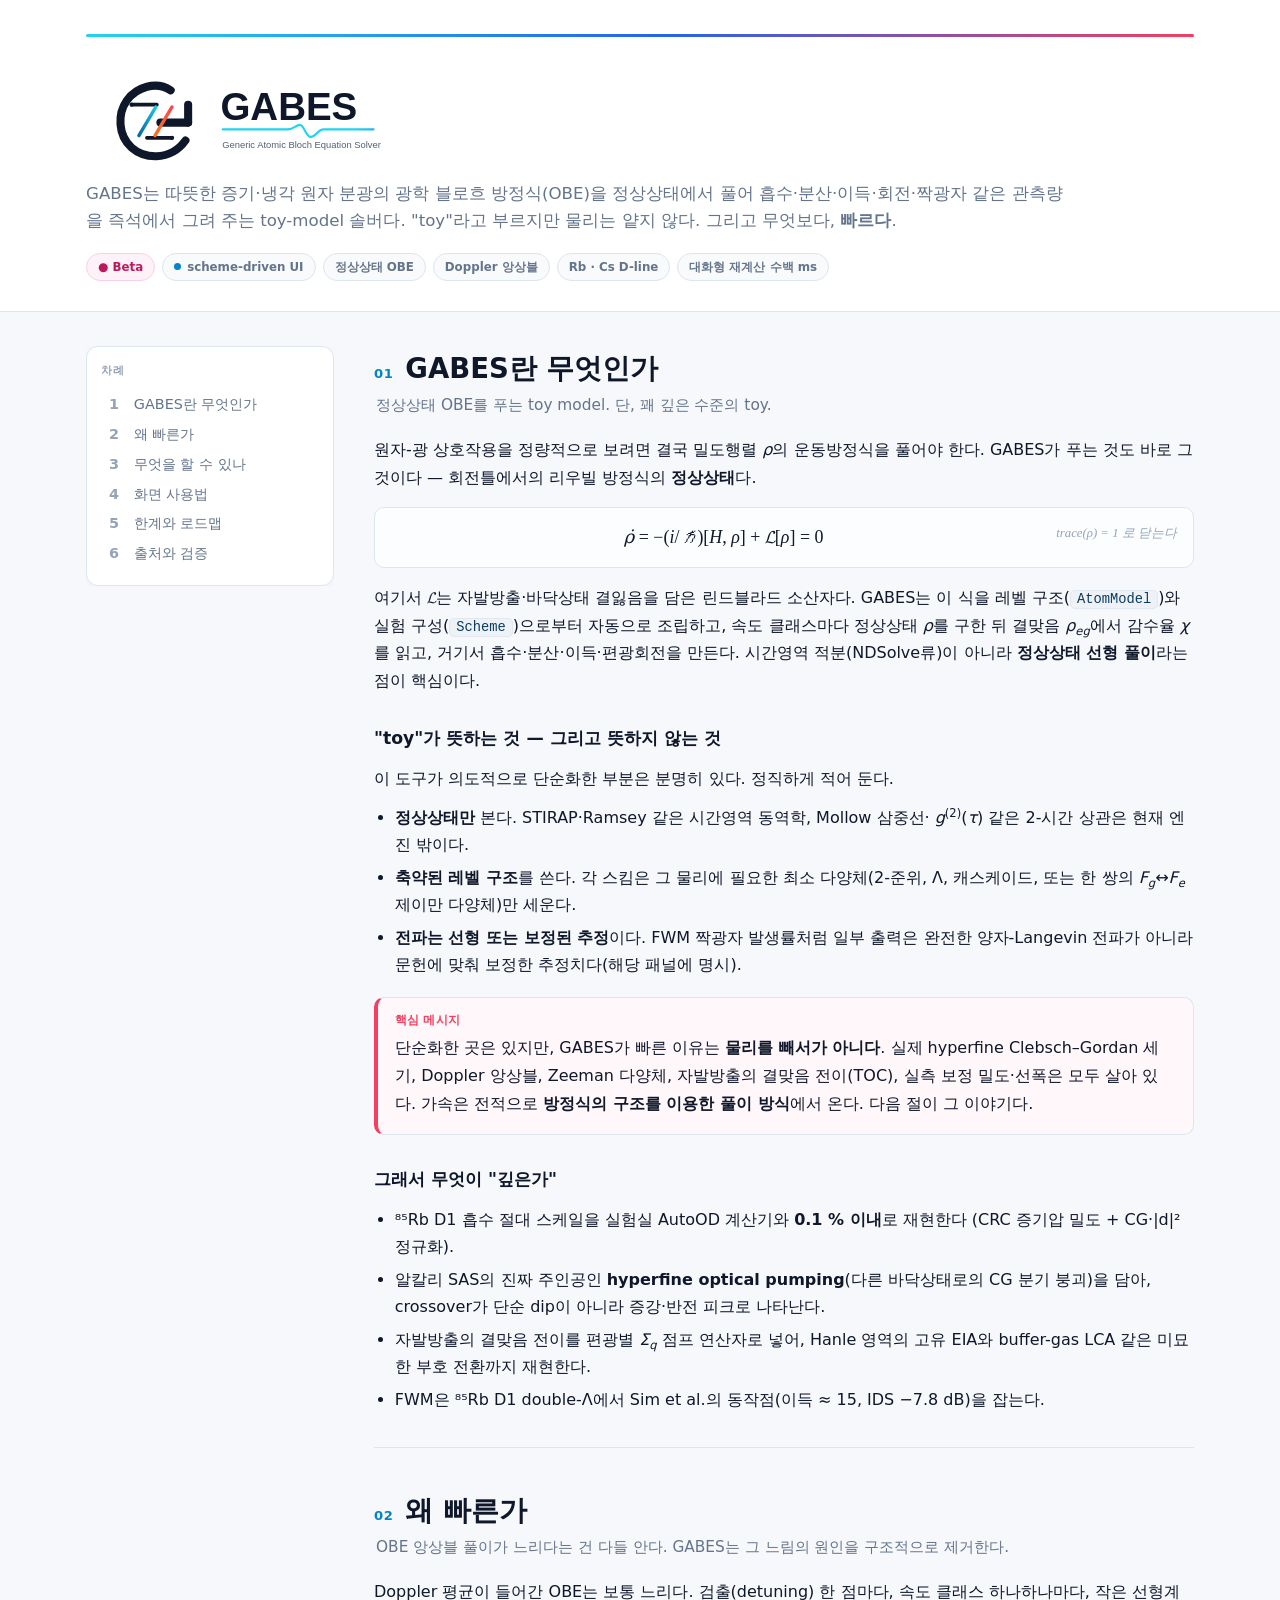
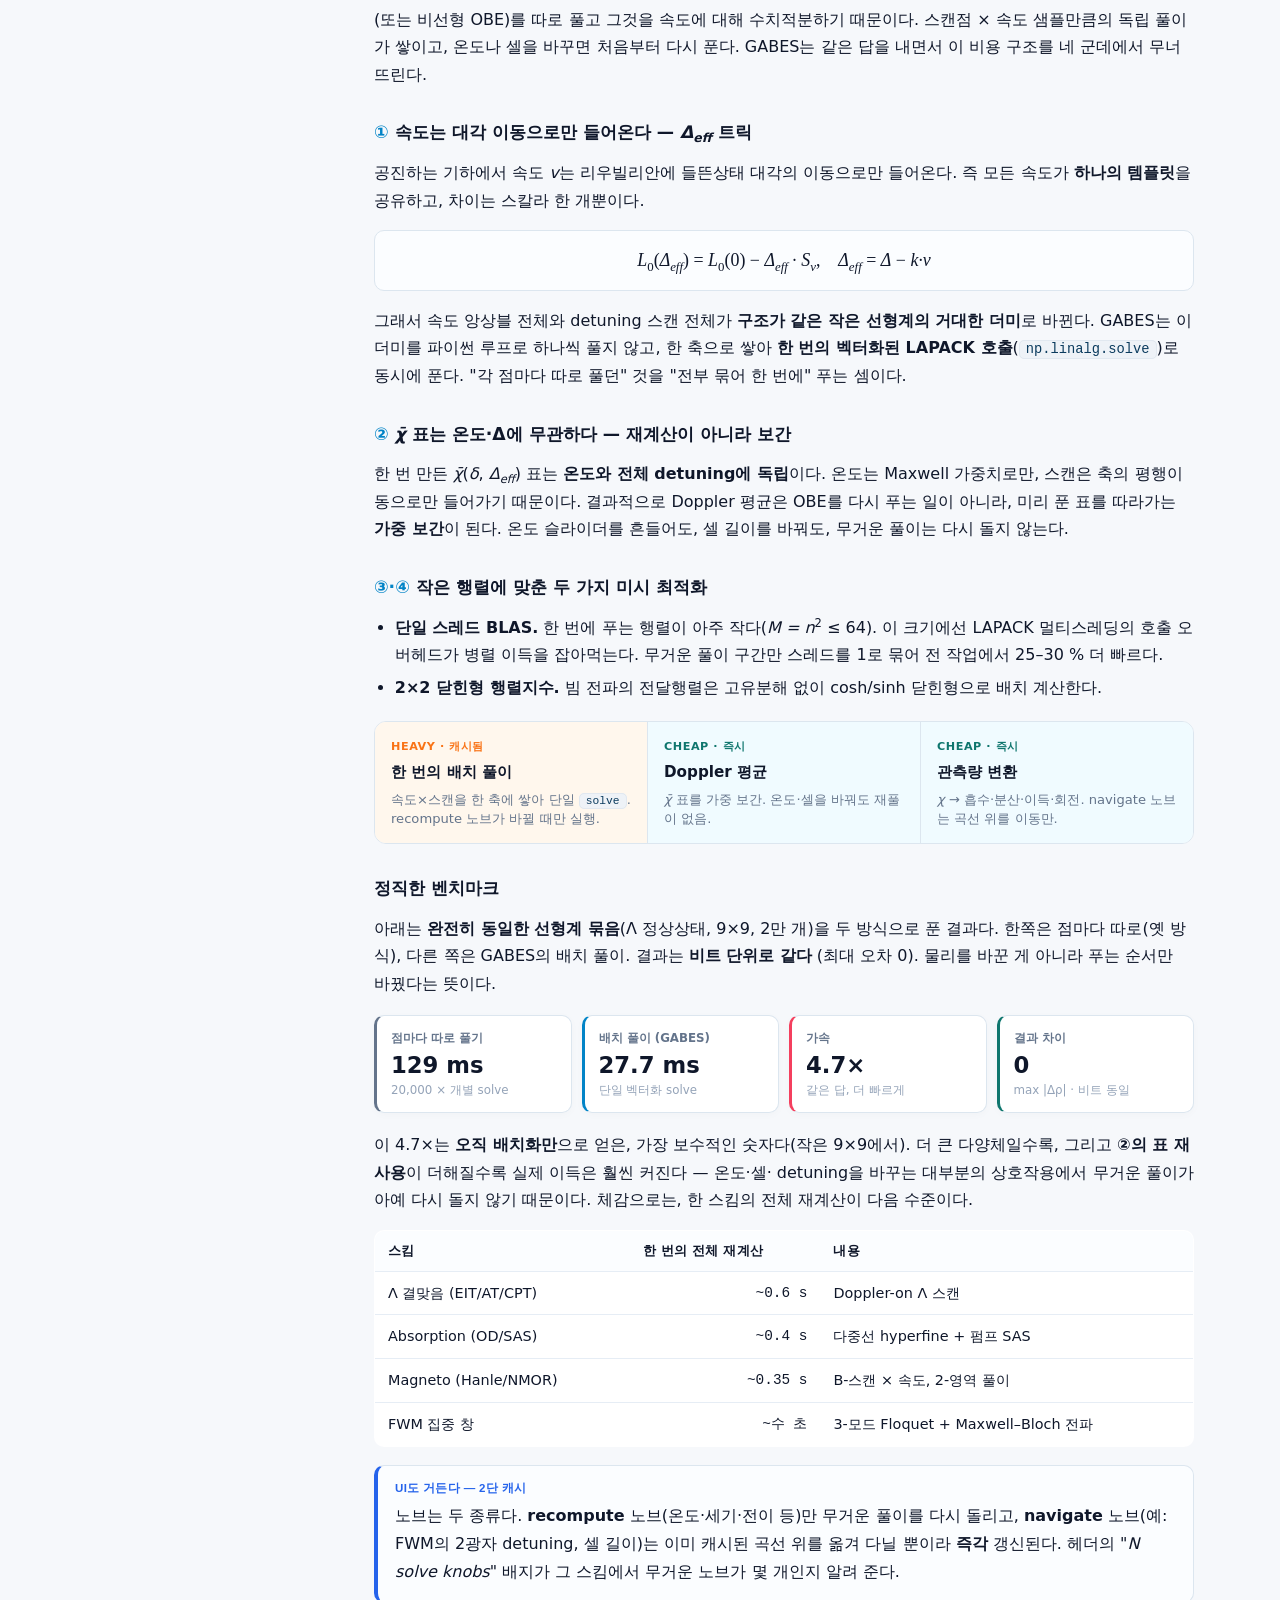
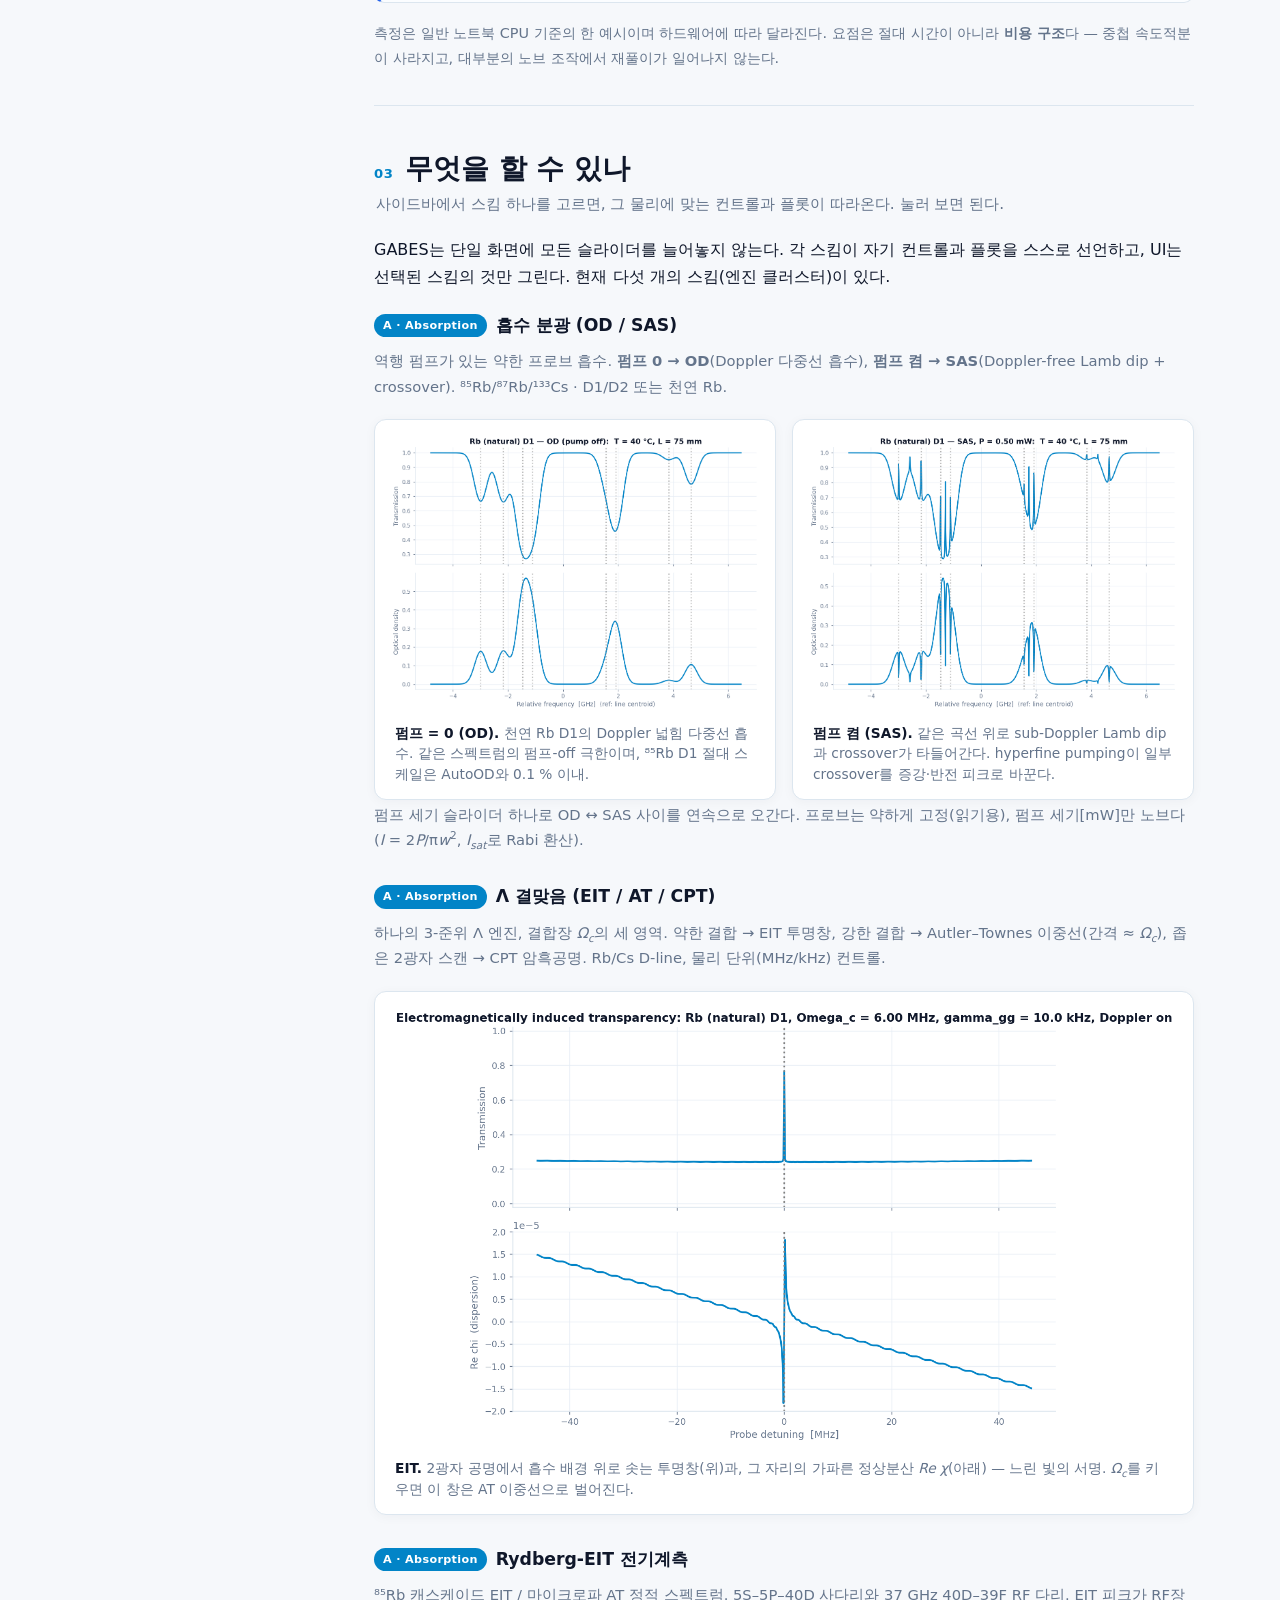
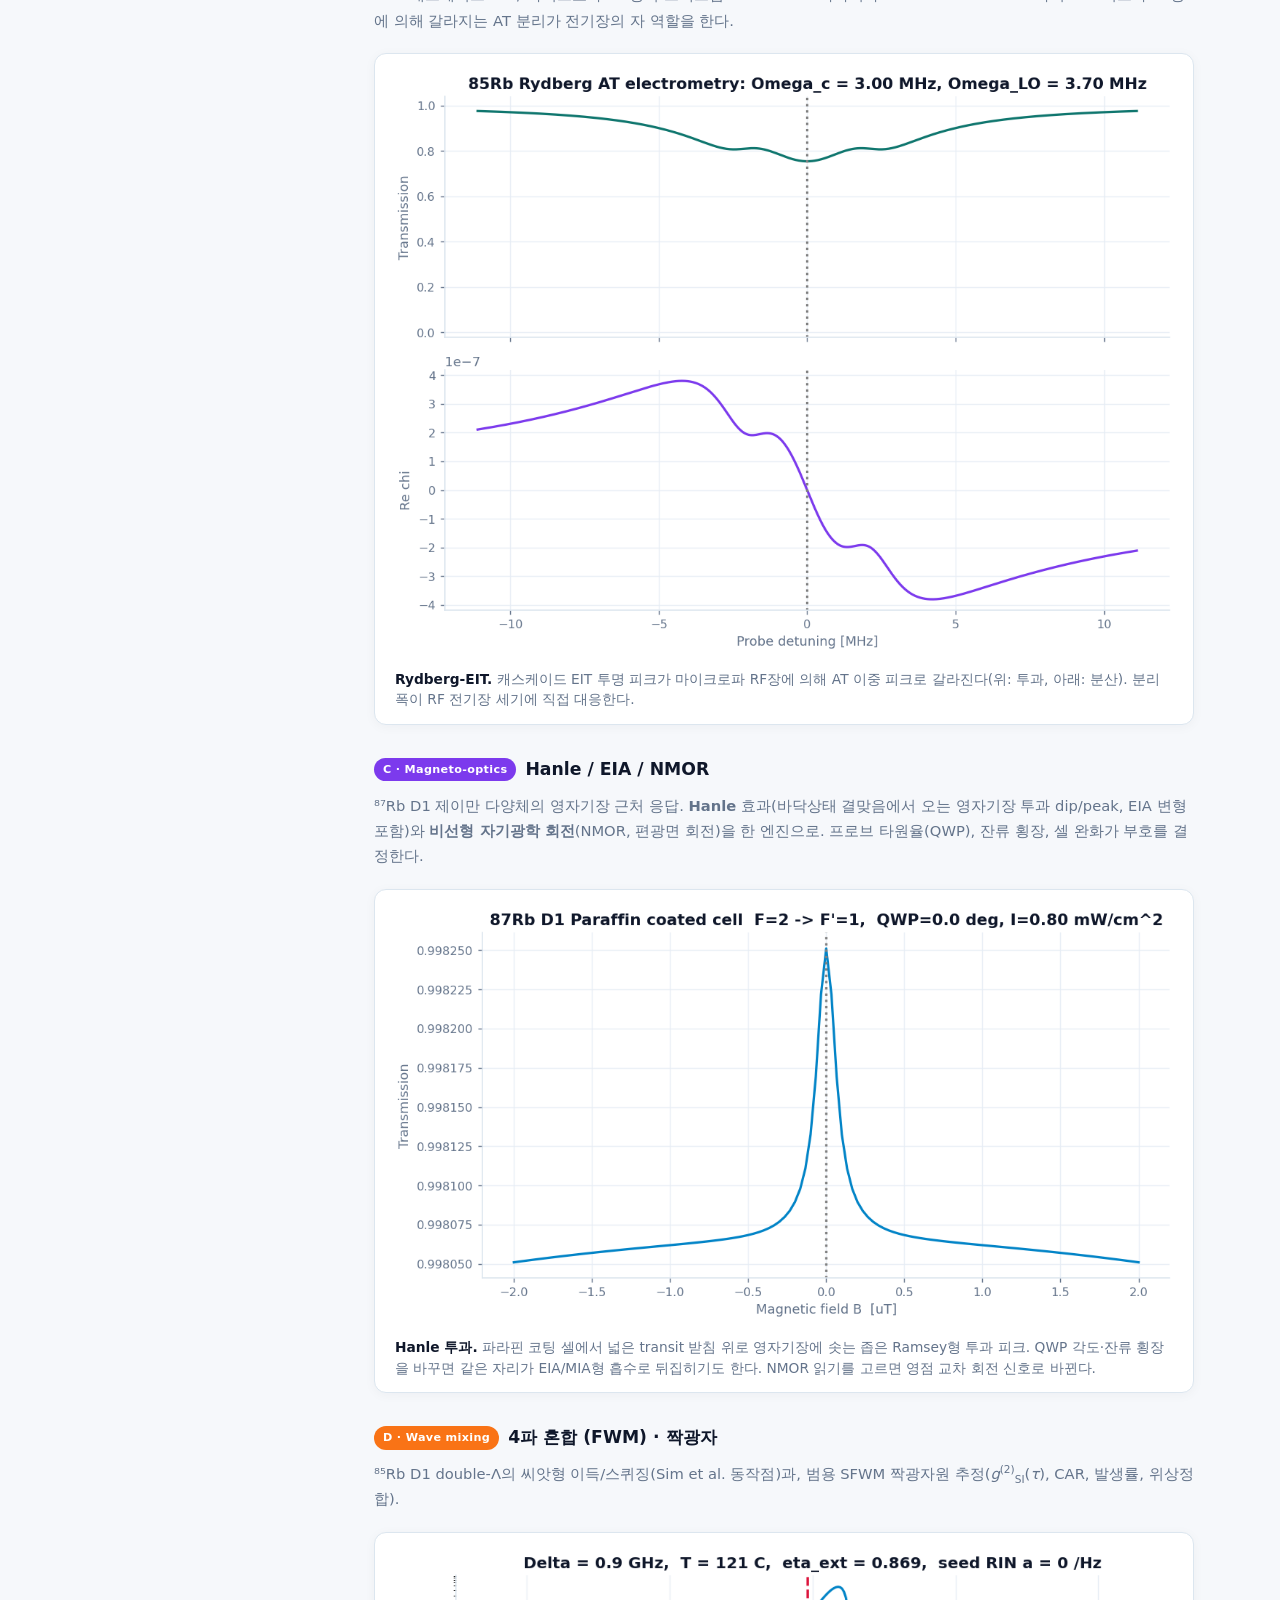
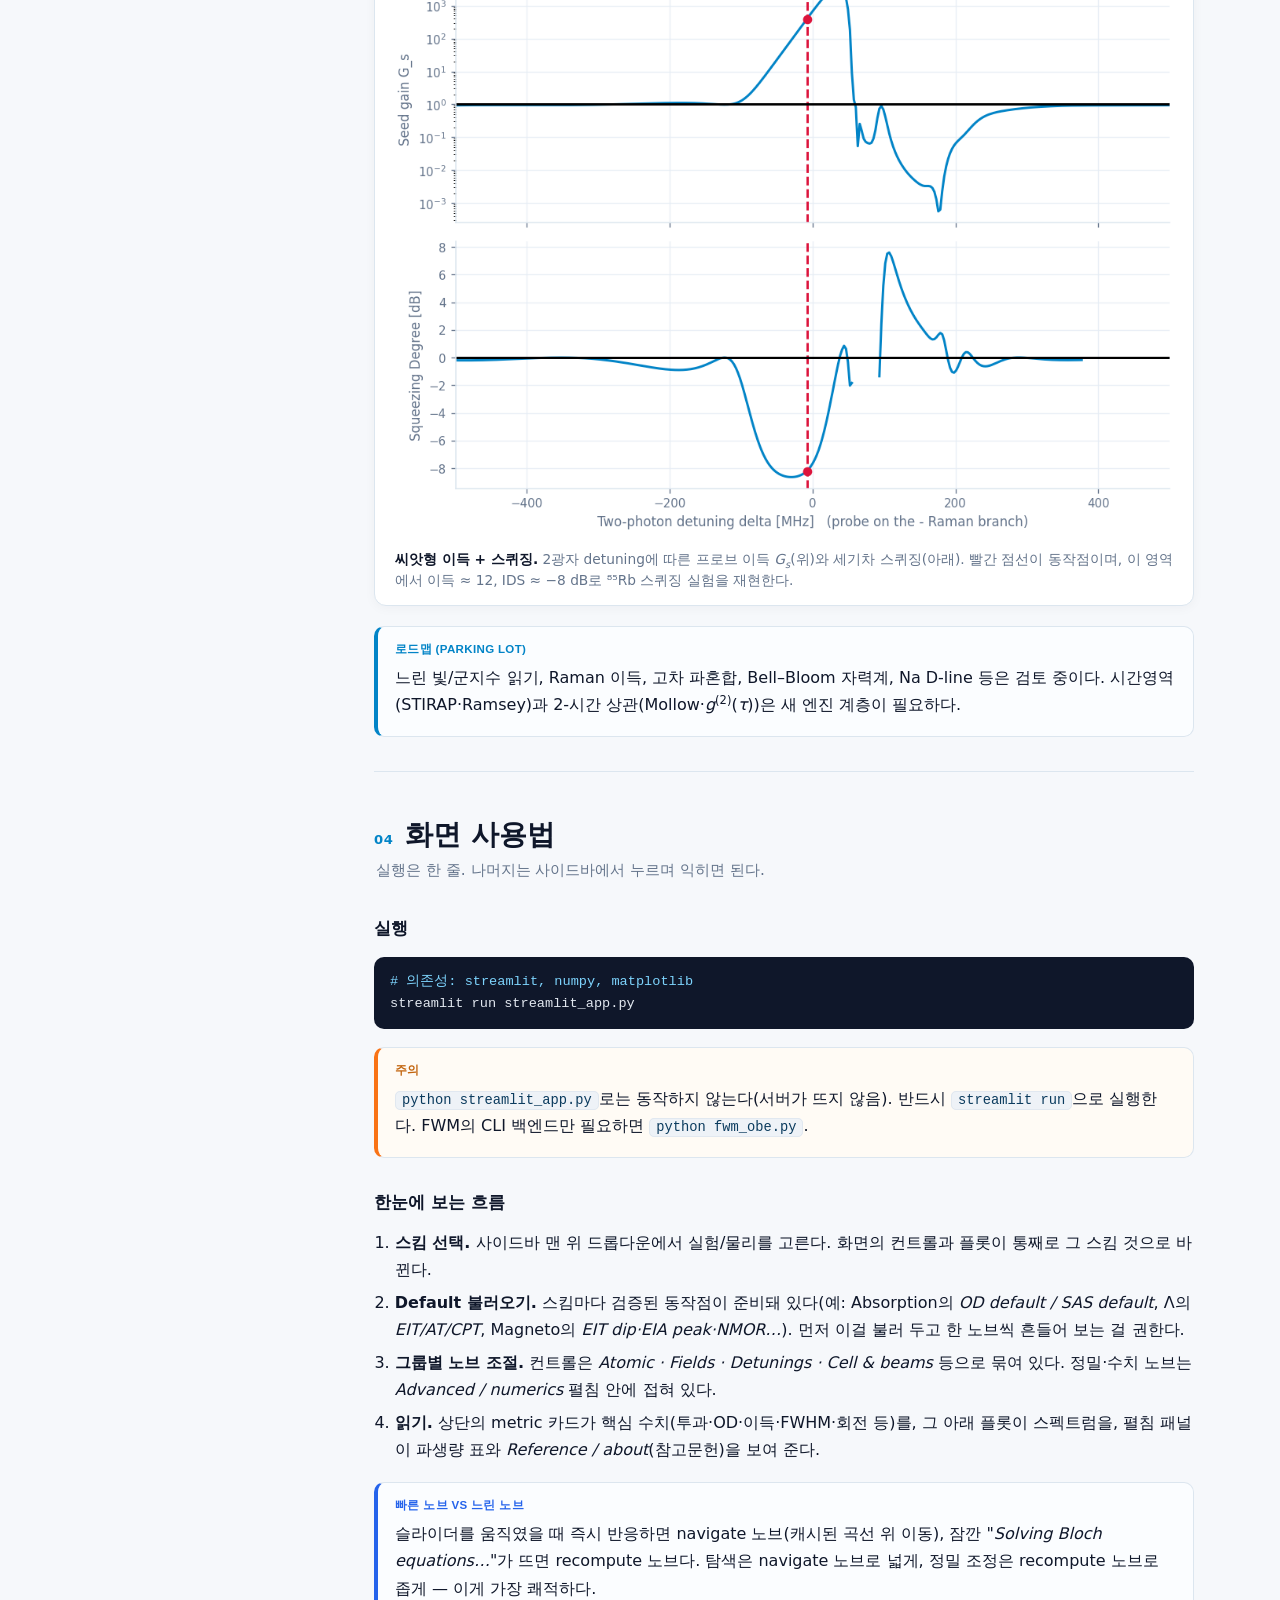
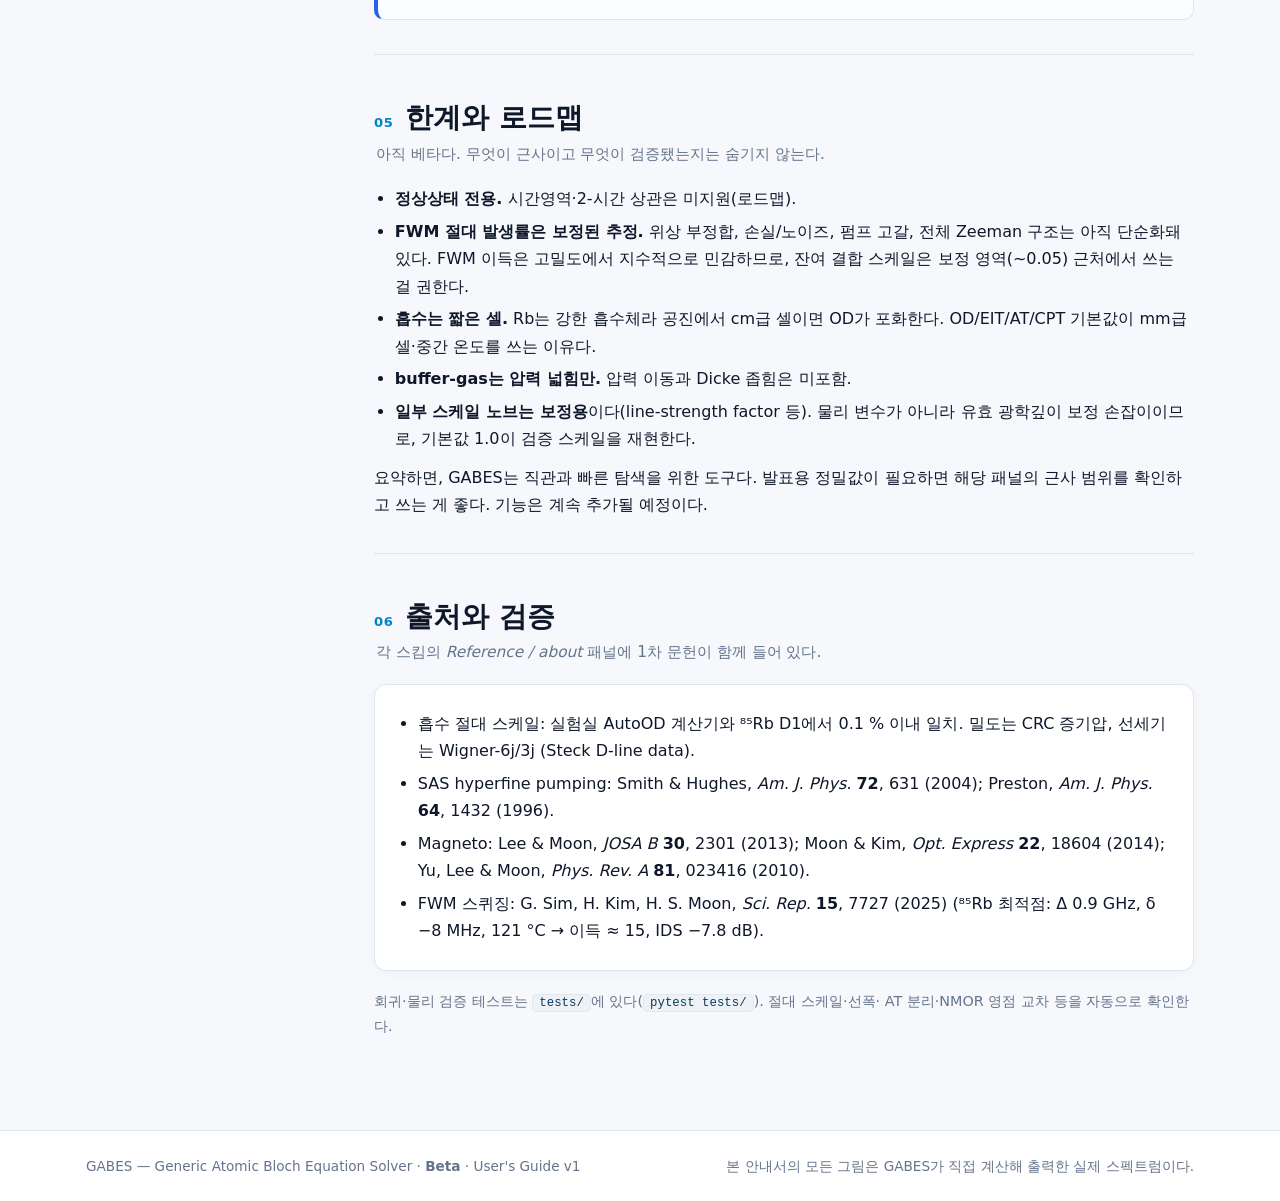
<file: docs/Userguide/GABES_User_Guide_v1.html>
<!DOCTYPE html>
<html lang="ko">
<head>
<meta charset="utf-8">
<meta name="viewport" content="width=device-width, initial-scale=1">
<title>GABES 사용자 안내서 · User's Guide (v1)</title>
<style>
:root{
  --bg:#F6F8FB; --surface:#FFFFFF; --surface-2:#FBFDFF;
  --ink:#0F172A; --muted:#64748B; --faint:#94A3B8;
  --border:#DCE6EF; --grid:#E6EDF5;
  --cyan:#0284C7; --blue:#2563EB; --teal:#0F766E;
  --warm:#F97316; --rose:#F43F5E; --violet:#7C3AED;
  --code-bg:#0F172A; --code-ink:#E2E8F0;
  --maxw:1180px;
}
*{box-sizing:border-box}
html{scroll-behavior:smooth}
body{
  margin:0; background:var(--bg); color:var(--ink);
  font-family:"Pretendard","Apple SD Gothic Neo","Malgun Gothic",
    "Segoe UI","Inter",system-ui,-apple-system,sans-serif;
  font-size:16px; line-height:1.72; letter-spacing:0;
  -webkit-font-smoothing:antialiased; text-rendering:optimizeLegibility;
}
a{color:var(--cyan); text-decoration:none}
a:hover{text-decoration:underline}
code,kbd,.mono{
  font-family:"JetBrains Mono","SFMono-Regular","Consolas","D2Coding",monospace;
  font-size:0.86em;
}

/* ---------- layout ---------- */
.wrap{max-width:var(--maxw); margin:0 auto; padding:0 clamp(16px,3vw,36px)}
.layout{display:grid; grid-template-columns:248px minmax(0,1fr); gap:40px;
  align-items:start; padding-top:34px; padding-bottom:80px}
@media(max-width:920px){.layout{grid-template-columns:1fr; gap:0}}

/* ---------- hero ---------- */
.hero{background:var(--surface); border-bottom:1px solid var(--border)}
.hero-inner{max-width:var(--maxw); margin:0 auto;
  padding:34px clamp(16px,3vw,36px) 30px}
.hairline{height:3px; width:100%; border-radius:999px; margin:0 0 22px;
  background:linear-gradient(90deg,#22D3EE 0%,#2563EB 52%,#F43F5E 100%)}
.hero svg{max-width:430px; width:62%; height:auto; display:block}
.hero p.lead{max-width:62rem; margin:18px 0 0; color:var(--muted);
  font-size:1.04rem; line-height:1.62}
.badges{display:flex; flex-wrap:wrap; gap:7px; margin-top:18px}
.badge{display:inline-flex; align-items:center; gap:6px; min-height:1.5rem;
  padding:3px 11px; border-radius:999px; border:1px solid var(--border);
  background:#F8FAFC; color:var(--muted); font-size:0.74rem; font-weight:650}
.badge.beta{border-color:#FBCFE8; background:#FDF2F8; color:#BE185D}
.badge.dot::before{content:""; width:7px; height:7px; border-radius:999px;
  background:var(--cyan)}

/* ---------- TOC ---------- */
nav.toc{position:sticky; top:26px; align-self:start;
  font-size:0.9rem; max-height:calc(100vh - 52px); overflow:auto}
@media(max-width:920px){nav.toc{position:static; max-height:none; margin-bottom:8px}}
nav.toc .toc-card{background:var(--surface); border:1px solid var(--border);
  border-radius:12px; padding:14px 14px 16px; box-shadow:0 2px 10px rgba(15,23,42,.03)}
nav.toc h4{margin:0 0 10px; font-size:0.7rem; letter-spacing:.08em;
  text-transform:uppercase; color:var(--faint)}
nav.toc ol{list-style:none; margin:0; padding:0; counter-reset:toc}
nav.toc li{counter-increment:toc; margin:1px 0}
nav.toc li a{display:flex; gap:9px; padding:5px 8px; border-radius:7px;
  color:var(--muted); line-height:1.3}
nav.toc li a::before{content:counter(toc); color:var(--faint);
  font-variant-numeric:tabular-nums; font-weight:700; min-width:1.1em}
nav.toc li a:hover{background:var(--grid); color:var(--ink); text-decoration:none}

/* ---------- sections ---------- */
section{scroll-margin-top:20px; margin-bottom:8px}
.sec-head{display:flex; align-items:baseline; gap:12px; margin:46px 0 6px}
section:first-of-type .sec-head{margin-top:6px}
.sec-num{font-size:0.82rem; font-weight:800; color:var(--cyan);
  font-variant-numeric:tabular-nums; letter-spacing:.04em; flex:0 0 auto;
  padding-top:2px}
.sec-head h2{margin:0; font-size:clamp(1.32rem,2.2vw,1.72rem); font-weight:760;
  line-height:1.2}
.sec-sub{color:var(--muted); margin:2px 0 18px 2px; font-size:0.96rem}
h3{font-size:1.08rem; font-weight:720; margin:30px 0 8px}
h3 .k{color:var(--cyan)}
p{margin:11px 0}
strong{font-weight:680}
ul,ol.body{margin:11px 0; padding-left:1.3em}
li{margin:5px 0}
hr.soft{border:none; border-top:1px solid var(--border); margin:34px 0}

/* ---------- cards / callouts ---------- */
.card{background:var(--surface); border:1px solid var(--border);
  border-radius:12px; padding:20px 22px; margin:18px 0;
  box-shadow:0 2px 12px rgba(15,23,42,.03)}
.callout{border:1px solid var(--border); border-left:4px solid var(--cyan);
  border-radius:10px; padding:13px 17px; margin:18px 0; background:var(--surface-2)}
.callout .tag{font-size:0.72rem; font-weight:760; letter-spacing:.03em;
  text-transform:uppercase; color:var(--cyan); display:block; margin-bottom:2px}
.callout p{margin:4px 0}
.callout.note{border-left-color:var(--blue)}
.callout.note .tag{color:var(--blue)}
.callout.warn{border-left-color:var(--warm); background:#FFFBF5}
.callout.warn .tag{color:#C2630C}
.callout.key{border-left-color:var(--rose); background:#FFF7F9}
.callout.key .tag{color:var(--rose)}

/* ---------- equations ---------- */
.eq{display:block; text-align:center; margin:16px auto; padding:14px 16px;
  background:var(--surface-2); border:1px solid var(--border); border-radius:10px;
  font-family:"STIX Two Math","Cambria Math","Latin Modern Math",Georgia,serif;
  font-size:1.12rem; color:var(--ink); overflow-x:auto}
.eq .lbl{float:right; color:var(--faint); font-size:0.8rem; font-style:italic;
  font-family:inherit}
.var{font-style:italic}
sub,sup{font-size:0.72em; line-height:0}

/* ---------- figures ---------- */
figure{margin:20px 0; background:var(--surface); border:1px solid var(--border);
  border-radius:12px; padding:14px 14px 4px; box-shadow:0 2px 12px rgba(15,23,42,.04)}
figure img{display:block; width:100%; height:auto; border-radius:6px}
figure figcaption{color:var(--muted); font-size:0.86rem; line-height:1.5;
  padding:11px 6px 10px}
figure figcaption b{color:var(--ink); font-weight:680}
.fig-2{display:grid; grid-template-columns:1fr 1fr; gap:16px}
@media(max-width:680px){.fig-2{grid-template-columns:1fr}}
.fig-2 figure{margin:0}

/* ---------- scheme grid ---------- */
.scheme{display:grid; grid-template-columns:1fr; gap:0; margin:20px 0}
.scheme .head{display:flex; flex-wrap:wrap; align-items:center; gap:9px;
  margin-bottom:2px}
.scheme .cl{font-size:0.7rem; font-weight:760; letter-spacing:.03em;
  padding:2px 9px; border-radius:999px; color:#fff}
.cl.a{background:var(--cyan)} .cl.c{background:var(--violet)}
.cl.d{background:var(--warm)}
.scheme h3{margin:0}
.scheme .out{color:var(--muted); font-size:0.92rem; margin:6px 0 0}

/* ---------- pipeline diagram ---------- */
.pipe{display:flex; flex-wrap:wrap; align-items:stretch; gap:0; margin:20px 0;
  border:1px solid var(--border); border-radius:12px; overflow:hidden;
  background:var(--surface)}
.pipe .step{flex:1 1 0; min-width:150px; padding:15px 16px;
  border-right:1px solid var(--border)}
.pipe .step:last-child{border-right:none}
.pipe .step .n{font-size:0.7rem; font-weight:800; color:var(--cyan);
  letter-spacing:.05em}
.pipe .step .t{font-weight:700; margin:3px 0 4px; font-size:0.95rem}
.pipe .step .d{color:var(--muted); font-size:0.82rem; line-height:1.45}
.pipe .step.hot{background:#FFF7ED} .pipe .step.hot .n{color:var(--warm)}
.pipe .step.cool{background:#F0FBFF} .pipe .step.cool .n{color:var(--teal)}

/* ---------- metric chips ---------- */
.metrics{display:grid; grid-template-columns:repeat(auto-fit,minmax(150px,1fr));
  gap:10px; margin:18px 0}
.metric{background:var(--surface); border:1px solid var(--border);
  border-left:3px solid var(--metric,#2563EB); border-radius:10px;
  padding:12px 14px; box-shadow:0 2px 9px rgba(15,23,42,.025)}
.metric .l{color:var(--muted); font-size:0.74rem; font-weight:650}
.metric .v{font-size:1.42rem; font-weight:780; line-height:1.15; margin-top:3px;
  font-variant-numeric:tabular-nums}
.metric .s{color:var(--faint); font-size:0.74rem; margin-top:2px}

/* ---------- table ---------- */
.tbl{width:100%; border-collapse:collapse; margin:16px 0; font-size:0.9rem;
  background:var(--surface); border:1px solid var(--border); border-radius:10px;
  overflow:hidden}
.tbl th,.tbl td{padding:9px 13px; text-align:left; border-bottom:1px solid var(--grid)}
.tbl th{background:var(--surface-2); font-weight:700; color:var(--ink);
  font-size:0.8rem; letter-spacing:.02em}
.tbl tr:last-child td{border-bottom:none}
.tbl td.num{text-align:right; font-variant-numeric:tabular-nums;
  font-family:"JetBrains Mono","Consolas",monospace}
.tbl tr:hover td{background:#FBFDFF}

/* ---------- code ---------- */
pre.code{background:var(--code-bg); color:var(--code-ink); border-radius:10px;
  padding:14px 16px; overflow-x:auto; font-size:0.85rem; line-height:1.6; margin:14px 0}
pre.code .c{color:#7DD3FC}
:not(pre)>code{background:#EEF2F7; color:#0B3B5E; padding:1px 6px;
  border-radius:5px; border:1px solid #E1E8F0}

/* ---------- footer ---------- */
footer{border-top:1px solid var(--border); background:var(--surface)}
footer .wrap{padding:24px clamp(16px,3vw,36px); color:var(--muted);
  font-size:0.85rem; display:flex; flex-wrap:wrap; gap:14px;
  justify-content:space-between; align-items:center; max-width:var(--maxw); margin:0 auto}
.kbd{display:inline-block; padding:1px 7px; border-radius:6px; border:1px solid var(--border);
  border-bottom-width:2px; background:#fff; font-size:0.8em; color:var(--ink);
  font-family:"JetBrains Mono","Consolas",monospace}
</style>
</head>
<body>

<!-- ============ HERO ============ -->
<header class="hero">
  <div class="hero-inner">
    <div class="hairline"></div>
    <svg width="960" height="232" viewBox="0 0 960 232" fill="none" xmlns="http://www.w3.org/2000/svg" role="img" aria-label="GABES — Generic Atomic Bloch Equation Solver">
      <defs>
        <linearGradient id="tc" x1="78" y1="150" x2="126" y2="78" gradientUnits="userSpaceOnUse"><stop stop-color="#0369A1"/><stop offset="1" stop-color="#22D3EE"/></linearGradient>
        <linearGradient id="tw" x1="118" y1="154" x2="170" y2="76" gradientUnits="userSpaceOnUse"><stop stop-color="#F97316"/><stop offset="1" stop-color="#F43F5E"/></linearGradient>
        <linearGradient id="sa" x1="300" y1="151" x2="620" y2="151" gradientUnits="userSpaceOnUse"><stop stop-color="#22D3EE"/><stop offset="0.52" stop-color="#2563EB"/><stop offset="1" stop-color="#F43F5E"/></linearGradient>
        <style>.ink{stroke:#0F172A}.word{fill:#0F172A;font-family:"IBM Plex Sans","Inter","Segoe UI",Arial,sans-serif;font-size:86px;font-weight:760}.tag{fill:#526174;font-family:"IBM Plex Sans","Inter","Segoe UI",Arial,sans-serif;font-size:21px;font-weight:500}</style>
      </defs>
      <g transform="translate(34 18)">
        <path d="M155 52C140 42 121 39 102 44C64 54 40 88 43 128C46 171 80 200 123 199C150 198 173 185 188 164" class="ink" stroke-width="18" stroke-linecap="round" stroke-linejoin="round"/>
        <path d="M132 124H194" class="ink" stroke-width="18" stroke-linecap="round"/>
        <path d="M194 124V84" class="ink" stroke-width="18" stroke-linecap="round"/>
        <path d="M68 84H124" class="ink" stroke-width="8.5" stroke-linecap="round"/>
        <path d="M102 158H158" class="ink" stroke-width="8.5" stroke-linecap="round"/>
        <path d="M84 153L122 89" stroke="url(#tc)" stroke-width="7.5" stroke-linecap="round" stroke-linejoin="round"/>
        <path d="M120 153L158 89" stroke="url(#tw)" stroke-width="7.5" stroke-linecap="round" stroke-linejoin="round"/>
        <circle cx="68" cy="84" r="4.8" fill="#0F172A"/><circle cx="158" cy="158" r="4.8" fill="#0F172A"/>
      </g>
      <g transform="translate(300 56)">
        <text x="0" y="80" class="word">GABES</text>
        <path d="M5 101H150C164 101 169 91 177 91C188 91 190 118 202 118C213 118 217 101 231 101H342" stroke="url(#sa)" stroke-width="4.75" stroke-linecap="round" stroke-linejoin="round"/>
        <text x="4" y="143" class="tag">Generic Atomic Bloch Equation Solver</text>
      </g>
    </svg>
    <p class="lead">
      GABES는 따뜻한 증기·냉각 원자 분광의 광학 블로흐 방정식(OBE)을 정상상태에서 풀어
      흡수·분산·이득·회전·짝광자 같은 관측량을 즉석에서 그려 주는 toy-model 솔버다.
      "toy"라고 부르지만 물리는 얕지 않다. 그리고 무엇보다, <b>빠르다</b>.
    </p>
    <div class="badges">
      <span class="badge beta">● Beta</span>
      <span class="badge dot">scheme-driven UI</span>
      <span class="badge">정상상태 OBE</span>
      <span class="badge">Doppler 앙상블</span>
      <span class="badge">Rb · Cs D-line</span>
      <span class="badge">대화형 재계산 수백 ms</span>
    </div>
  </div>
</header>

<div class="wrap">
<div class="layout">

<!-- ============ TOC ============ -->
<nav class="toc">
  <div class="toc-card">
    <h4>차례</h4>
    <ol>
      <li><a href="#about">GABES란 무엇인가</a></li>
      <li><a href="#speed">왜 빠른가</a></li>
      <li><a href="#schemes">무엇을 할 수 있나</a></li>
      <li><a href="#ui">화면 사용법</a></li>
      <li><a href="#limits">한계와 로드맵</a></li>
      <li><a href="#refs">출처와 검증</a></li>
    </ol>
  </div>
</nav>

<!-- ============ CONTENT ============ -->
<main>

<!-- ===== 1. ABOUT ===== -->
<section id="about">
  <div class="sec-head"><span class="sec-num">01</span>
    <h2>GABES란 무엇인가</h2></div>
  <p class="sec-sub">정상상태 OBE를 푸는 toy model. 단, 꽤 깊은 수준의 toy.</p>

  <p>
    원자-광 상호작용을 정량적으로 보려면 결국 밀도행렬 <span class="var">ρ</span>의
    운동방정식을 풀어야 한다. GABES가 푸는 것도 바로 그것이다 — 회전틀에서의
    리우빌 방정식의 <b>정상상태</b>다.
  </p>
  <div class="eq">
    <span class="var">ρ̇</span> = &minus;(<span class="var">i</span>/<span class="var">ℏ</span>)[<span class="var">H</span>, <span class="var">ρ</span>] + 𝓛[<span class="var">ρ</span>] = 0
    <span class="lbl">trace(ρ) = 1 로 닫는다</span>
  </div>
  <p>
    여기서 𝓛는 자발방출·바닥상태 결잃음을 담은 린드블라드 소산자다. GABES는 이 식을
    레벨 구조(<code>AtomModel</code>)와 실험 구성(<code>Scheme</code>)으로부터 자동으로 조립하고,
    속도 클래스마다 정상상태 <span class="var">ρ</span>를 구한 뒤 결맞음
    <span class="var">ρ<sub>eg</sub></span>에서 감수율 <span class="var">χ</span>를 읽고,
    거기서 흡수·분산·이득·편광회전을 만든다. 시간영역 적분(NDSolve류)이 아니라
    <b>정상상태 선형 풀이</b>라는 점이 핵심이다.
  </p>

  <h3>"toy"가 뜻하는 것 — 그리고 뜻하지 않는 것</h3>
  <p>
    이 도구가 의도적으로 단순화한 부분은 분명히 있다. 정직하게 적어 둔다.
  </p>
  <ul>
    <li><b>정상상태만</b> 본다. STIRAP·Ramsey 같은 시간영역 동역학, Mollow 삼중선·
      <span class="var">g</span><sup>(2)</sup>(<span class="var">τ</span>) 같은 2-시간 상관은 현재 엔진 밖이다.</li>
    <li><b>축약된 레벨 구조</b>를 쓴다. 각 스킴은 그 물리에 필요한 최소 다양체(2-준위,
      Λ, 캐스케이드, 또는 한 쌍의 <span class="var">F<sub>g</sub></span>↔<span class="var">F<sub>e</sub></span> 제이만 다양체)만 세운다.</li>
    <li><b>전파는 선형 또는 보정된 추정</b>이다. FWM 짝광자 발생률처럼 일부 출력은 완전한
      양자-Langevin 전파가 아니라 문헌에 맞춰 보정한 추정치다(해당 패널에 명시).</li>
  </ul>
  <div class="callout key">
    <span class="tag">핵심 메시지</span>
    <p>단순화한 곳은 있지만, GABES가 빠른 이유는 <b>물리를 빼서가 아니다</b>.
      실제 hyperfine Clebsch–Gordan 세기, Doppler 앙상블, Zeeman 다양체, 자발방출의
      결맞음 전이(TOC), 실측 보정 밀도·선폭은 모두 살아 있다. 가속은 전적으로
      <b>방정식의 구조를 이용한 풀이 방식</b>에서 온다. 다음 절이 그 이야기다.</p>
  </div>

  <h3>그래서 무엇이 "깊은가"</h3>
  <ul>
    <li>⁸⁵Rb D1 흡수 절대 스케일을 실험실 AutoOD 계산기와 <b>0.1&nbsp;% 이내</b>로 재현한다
      (CRC 증기압 밀도 + CG·|d|² 정규화).</li>
    <li>알칼리 SAS의 진짜 주인공인 <b>hyperfine optical pumping</b>(다른 바닥상태로의
      CG 분기 붕괴)을 담아, crossover가 단순 dip이 아니라 증강·반전 피크로 나타난다.</li>
    <li>자발방출의 결맞음 전이를 편광별 <span class="var">Σ<sub>q</sub></span> 점프 연산자로
      넣어, Hanle 영역의 고유 EIA와 buffer-gas LCA 같은 미묘한 부호 전환까지 재현한다.</li>
    <li>FWM은 ⁸⁵Rb D1 double-Λ에서 Sim et al.의 동작점(이득 ≈ 15, IDS −7.8&nbsp;dB)을 잡는다.</li>
  </ul>
</section>

<hr class="soft">

<!-- ===== 2. SPEED ===== -->
<section id="speed">
  <div class="sec-head"><span class="sec-num">02</span>
    <h2>왜 빠른가</h2></div>
  <p class="sec-sub">OBE 앙상블 풀이가 느리다는 건 다들 안다. GABES는 그 느림의 원인을 구조적으로 제거한다.</p>

  <p>
    Doppler 평균이 들어간 OBE는 보통 느리다. 검출(detuning) 한 점마다, 속도 클래스
    하나하나마다, 작은 선형계(또는 비선형 OBE)를 따로 풀고 그것을 속도에 대해 수치적분하기
    때문이다. 스캔점 × 속도 샘플만큼의 독립 풀이가 쌓이고, 온도나 셀을 바꾸면 처음부터
    다시 푼다. GABES는 같은 답을 내면서 이 비용 구조를 네 군데에서 무너뜨린다.
  </p>

  <h3><span class="k">①</span> 속도는 대각 이동으로만 들어온다 — <span class="var">Δ<sub>eff</sub></span> 트릭</h3>
  <p>
    공진하는 기하에서 속도 <span class="var">v</span>는 리우빌리안에 들뜬상태 대각의 이동으로만
    들어온다. 즉 모든 속도가 <b>하나의 템플릿</b>을 공유하고, 차이는 스칼라 한 개뿐이다.
  </p>
  <div class="eq">
    <span class="var">L</span><sub>0</sub>(<span class="var">Δ<sub>eff</sub></span>) = <span class="var">L</span><sub>0</sub>(0) &minus; <span class="var">Δ<sub>eff</sub></span> · <span class="var">S<sub>v</sub></span>,
    &nbsp;&nbsp; <span class="var">Δ<sub>eff</sub></span> = <span class="var">Δ</span> &minus; <span class="var">k·v</span>
  </div>
  <p>
    그래서 속도 앙상블 전체와 detuning 스캔 전체가 <b>구조가 같은 작은 선형계의 거대한 더미</b>로
    바뀐다. GABES는 이 더미를 파이썬 루프로 하나씩 풀지 않고, 한 축으로 쌓아
    <b>한 번의 벡터화된 LAPACK 호출</b>(<code>np.linalg.solve</code>)로 동시에 푼다.
    "각 점마다 따로 풀던" 것을 "전부 묶어 한 번에" 푸는 셈이다.
  </p>

  <h3><span class="k">②</span> <span class="var">χ̄</span> 표는 온도·Δ에 무관하다 — 재계산이 아니라 보간</h3>
  <p>
    한 번 만든 <span class="var">χ̄</span>(<span class="var">δ</span>, <span class="var">Δ<sub>eff</sub></span>) 표는
    <b>온도와 전체 detuning에 독립</b>이다. 온도는 Maxwell 가중치로만, 스캔은 축의
    평행이동으로만 들어가기 때문이다. 결과적으로 Doppler 평균은 OBE를 다시 푸는 일이
    아니라, 미리 푼 표를 따라가는 <b>가중 보간</b>이 된다. 온도 슬라이더를 흔들어도, 셀 길이를
    바꿔도, 무거운 풀이는 다시 돌지 않는다.
  </p>

  <h3><span class="k">③·④</span> 작은 행렬에 맞춘 두 가지 미시 최적화</h3>
  <ul>
    <li><b>단일 스레드 BLAS.</b> 한 번에 푸는 행렬이 아주 작다(<span class="var">M = n</span><sup>2</sup> ≤ 64).
      이 크기에선 LAPACK 멀티스레딩의 호출 오버헤드가 병렬 이득을 잡아먹는다. 무거운 풀이
      구간만 스레드를 1로 묶어 전 작업에서 25–30&nbsp;% 더 빠르다.</li>
    <li><b>2×2 닫힌형 행렬지수.</b> 빔 전파의 전달행렬은 고유분해 없이 cosh/sinh 닫힌형으로
      배치 계산한다.</li>
  </ul>

  <div class="pipe">
    <div class="step hot"><div class="n">HEAVY · 캐시됨</div>
      <div class="t">한 번의 배치 풀이</div>
      <div class="d">속도×스캔을 한 축에 쌓아 단일 <code>solve</code>. recompute 노브가 바뀔 때만 실행.</div></div>
    <div class="step cool"><div class="n">CHEAP · 즉시</div>
      <div class="t">Doppler 평균</div>
      <div class="d"><span class="var">χ̄</span> 표를 가중 보간. 온도·셀을 바꿔도 재풀이 없음.</div></div>
    <div class="step cool"><div class="n">CHEAP · 즉시</div>
      <div class="t">관측량 변환</div>
      <div class="d"><span class="var">χ</span> → 흡수·분산·이득·회전. navigate 노브는 곡선 위를 이동만.</div></div>
  </div>

  <h3>정직한 벤치마크</h3>
  <p>
    아래는 <b>완전히 동일한 선형계 묶음</b>(Λ 정상상태, 9×9, 2만 개)을 두 방식으로 푼 결과다.
    한쪽은 점마다 따로(옛 방식), 다른 쪽은 GABES의 배치 풀이. 결과는 <b>비트 단위로 같다</b>
    (최대 오차 0). 물리를 바꾼 게 아니라 푸는 순서만 바꿨다는 뜻이다.
  </p>
  <div class="metrics">
    <div class="metric" style="--metric:#64748B"><div class="l">점마다 따로 풀기</div>
      <div class="v">129 ms</div><div class="s">20,000 × 개별 solve</div></div>
    <div class="metric" style="--metric:#0284C7"><div class="l">배치 풀이 (GABES)</div>
      <div class="v">27.7 ms</div><div class="s">단일 벡터화 solve</div></div>
    <div class="metric" style="--metric:#F43F5E"><div class="l">가속</div>
      <div class="v">4.7×</div><div class="s">같은 답, 더 빠르게</div></div>
    <div class="metric" style="--metric:#0F766E"><div class="l">결과 차이</div>
      <div class="v">0</div><div class="s">max |Δρ| · 비트 동일</div></div>
  </div>
  <p>
    이 4.7×는 <b>오직 배치화만</b>으로 얻은, 가장 보수적인 숫자다(작은 9×9에서). 더 큰
    다양체일수록, 그리고 <b>②의 표 재사용</b>이 더해질수록 실제 이득은 훨씬 커진다 — 온도·셀·
    detuning을 바꾸는 대부분의 상호작용에서 무거운 풀이가 아예 다시 돌지 않기 때문이다.
    체감으로는, 한 스킴의 전체 재계산이 다음 수준이다.
  </p>
  <table class="tbl">
    <thead><tr><th>스킴</th><th>한 번의 전체 재계산</th><th>내용</th></tr></thead>
    <tbody>
      <tr><td>Λ 결맞음 (EIT/AT/CPT)</td><td class="num">~0.6 s</td><td>Doppler-on Λ 스캔</td></tr>
      <tr><td>Absorption (OD/SAS)</td><td class="num">~0.4 s</td><td>다중선 hyperfine + 펌프 SAS</td></tr>
      <tr><td>Magneto (Hanle/NMOR)</td><td class="num">~0.35 s</td><td>B-스캔 × 속도, 2-영역 풀이</td></tr>
      <tr><td>FWM 집중 창</td><td class="num">~수 초</td><td>3-모드 Floquet + Maxwell–Bloch 전파</td></tr>
    </tbody>
  </table>
  <div class="callout note">
    <span class="tag">UI도 거든다 — 2단 캐시</span>
    <p>노브는 두 종류다. <b>recompute</b> 노브(온도·세기·전이 등)만 무거운 풀이를 다시 돌리고,
      <b>navigate</b> 노브(예: FWM의 2광자 detuning, 셀 길이)는 이미 캐시된 곡선 위를
      옮겨 다닐 뿐이라 <b>즉각</b> 갱신된다. 헤더의 "<i>N solve knobs</i>" 배지가 그 스킴에서
      무거운 노브가 몇 개인지 알려 준다.</p>
  </div>
  <p style="color:var(--muted);font-size:0.9rem">
    측정은 일반 노트북 CPU 기준의 한 예시이며 하드웨어에 따라 달라진다. 요점은 절대 시간이
    아니라 <b>비용 구조</b>다 — 중첩 속도적분이 사라지고, 대부분의 노브 조작에서 재풀이가
    일어나지 않는다.
  </p>
</section>

<hr class="soft">

<!-- ===== 3. SCHEMES ===== -->
<section id="schemes">
  <div class="sec-head"><span class="sec-num">03</span>
    <h2>무엇을 할 수 있나</h2></div>
  <p class="sec-sub">사이드바에서 스킴 하나를 고르면, 그 물리에 맞는 컨트롤과 플롯이 따라온다. 눌러 보면 된다.</p>

  <p>
    GABES는 단일 화면에 모든 슬라이더를 늘어놓지 않는다. 각 스킴이 자기 컨트롤과 플롯을
    스스로 선언하고, UI는 선택된 스킴의 것만 그린다. 현재 다섯 개의 스킴(엔진 클러스터)이 있다.
  </p>

  <!-- A: OD/SAS -->
  <div class="scheme">
    <div class="head"><span class="cl a">A · Absorption</span><h3>흡수 분광 (OD / SAS)</h3></div>
    <p class="out">역행 펌프가 있는 약한 프로브 흡수. <b>펌프 0 → OD</b>(Doppler 다중선 흡수),
      <b>펌프 켬 → SAS</b>(Doppler-free Lamb dip + crossover). ⁸⁵Rb/⁸⁷Rb/¹³³Cs · D1/D2 또는 천연 Rb.</p>
  </div>
  <div class="fig-2">
    <figure>
      <img src="userguide_assets/od.png" alt="천연 Rb D1, 펌프 꺼짐 — Doppler 흡수">
      <figcaption><b>펌프 = 0 (OD).</b> 천연 Rb D1의 Doppler 넓힘 다중선 흡수.
        같은 스펙트럼의 펌프-off 극한이며, ⁸⁵Rb D1 절대 스케일은 AutoOD와 0.1&nbsp;% 이내.</figcaption>
    </figure>
    <figure>
      <img src="userguide_assets/sas.png" alt="같은 조건, 펌프 켜짐 — SAS sub-Doppler 구조">
      <figcaption><b>펌프 켬 (SAS).</b> 같은 곡선 위로 sub-Doppler Lamb dip과 crossover가 타들어간다.
        hyperfine pumping이 일부 crossover를 증강·반전 피크로 바꾼다.</figcaption>
    </figure>
  </div>
  <p style="color:var(--muted);font-size:0.92rem;margin-top:2px">
    펌프 세기 슬라이더 하나로 OD ↔ SAS 사이를 연속으로 오간다. 프로브는 약하게 고정(읽기용),
    펌프 세기[mW]만 노브다 (<span class="var">I</span> = 2<span class="var">P</span>/π<span class="var">w</span><sup>2</sup>, <span class="var">I<sub>sat</sub></span>로 Rabi 환산).
  </p>

  <!-- A: Lambda -->
  <div class="scheme" style="margin-top:30px">
    <div class="head"><span class="cl a">A · Absorption</span><h3>Λ 결맞음 (EIT / AT / CPT)</h3></div>
    <p class="out">하나의 3-준위 Λ 엔진, 결합장 <span class="var">Ω<sub>c</sub></span>의 세 영역.
      약한 결합 → EIT 투명창, 강한 결합 → Autler–Townes 이중선(간격 ≈ <span class="var">Ω<sub>c</sub></span>),
      좁은 2광자 스캔 → CPT 암흑공명. Rb/Cs D-line, 물리 단위(MHz/kHz) 컨트롤.</p>
  </div>
  <figure>
    <img src="userguide_assets/eit.png" alt="EIT 투명창과 가파른 분산">
    <figcaption><b>EIT.</b> 2광자 공명에서 흡수 배경 위로 솟는 투명창(위)과, 그 자리의 가파른
      정상분산 <span class="var">Re&nbsp;χ</span>(아래) — 느린 빛의 서명. <span class="var">Ω<sub>c</sub></span>를 키우면
      이 창은 AT 이중선으로 벌어진다.</figcaption>
  </figure>

  <!-- A: Rydberg -->
  <div class="scheme" style="margin-top:30px">
    <div class="head"><span class="cl a">A · Absorption</span><h3>Rydberg-EIT 전기계측</h3></div>
    <p class="out">⁸⁵Rb 캐스케이드 EIT / 마이크로파 AT 정적 스펙트럼. 5S–5P–40D 사다리와
      37&nbsp;GHz 40D–39F RF 다리. EIT 피크가 RF장에 의해 갈라지는 AT 분리가 전기장의 자
      역할을 한다.</p>
  </div>
  <figure>
    <img src="userguide_assets/rydberg.png" alt="Rydberg 캐스케이드 EIT의 마이크로파 AT 분리">
    <figcaption><b>Rydberg-EIT.</b> 캐스케이드 EIT 투명 피크가 마이크로파 RF장에 의해 AT
      이중 피크로 갈라진다(위: 투과, 아래: 분산). 분리 폭이 RF 전기장 세기에 직접 대응한다.</figcaption>
  </figure>

  <!-- C: Magneto -->
  <div class="scheme" style="margin-top:30px">
    <div class="head"><span class="cl c">C · Magneto-optics</span><h3>Hanle / EIA / NMOR</h3></div>
    <p class="out">⁸⁷Rb D1 제이만 다양체의 영자기장 근처 응답. <b>Hanle</b> 효과(바닥상태 결맞음에서
      오는 영자기장 투과 dip/peak, EIA 변형 포함)와 <b>비선형 자기광학 회전</b>(NMOR, 편광면 회전)을
      한 엔진으로. 프로브 타원율(QWP), 잔류 횡장, 셀 완화가 부호를 결정한다.</p>
  </div>
  <figure>
    <img src="userguide_assets/hanle.png" alt="파라핀 셀의 영자기장 Hanle 투과 피크">
    <figcaption><b>Hanle 투과.</b> 파라핀 코팅 셀에서 넓은 transit 받침 위로 영자기장에 솟는
      좁은 Ramsey형 투과 피크. QWP 각도·잔류 횡장을 바꾸면 같은 자리가 EIA/MIA형 흡수로
      뒤집히기도 한다. NMOR 읽기를 고르면 영점 교차 회전 신호로 바뀐다.</figcaption>
  </figure>

  <!-- D: FWM -->
  <div class="scheme" style="margin-top:30px">
    <div class="head"><span class="cl d">D · Wave mixing</span><h3>4파 혼합 (FWM) · 짝광자</h3></div>
    <p class="out">⁸⁵Rb D1 double-Λ의 씨앗형 이득/스퀴징(Sim et al. 동작점)과,
      범용 SFWM 짝광자원 추정(<span class="var">g</span><sup>(2)</sup><sub>SI</sub>(<span class="var">τ</span>), CAR, 발생률, 위상정합).</p>
  </div>
  <figure>
    <img src="userguide_assets/fwm.png" alt="FWM 이득과 세기차 스퀴징">
    <figcaption><b>씨앗형 이득 + 스퀴징.</b> 2광자 detuning에 따른 프로브 이득
      <span class="var">G<sub>s</sub></span>(위)와 세기차 스퀴징(아래). 빨간 점선이 동작점이며,
      이 영역에서 이득 ≈ 12, IDS ≈ −8&nbsp;dB로 ⁸⁵Rb 스퀴징 실험을 재현한다.</figcaption>
  </figure>

  <div class="callout">
    <span class="tag">로드맵 (parking lot)</span>
    <p>느린 빛/군지수 읽기, Raman 이득, 고차 파혼합, Bell–Bloom 자력계, Na D-line 등은
      검토 중이다. 시간영역(STIRAP·Ramsey)과 2-시간 상관(Mollow·<span class="var">g</span><sup>(2)</sup>(<span class="var">τ</span>))은
      새 엔진 계층이 필요하다.</p>
  </div>
</section>

<hr class="soft">

<!-- ===== 4. UI ===== -->
<section id="ui">
  <div class="sec-head"><span class="sec-num">04</span>
    <h2>화면 사용법</h2></div>
  <p class="sec-sub">실행은 한 줄. 나머지는 사이드바에서 누르며 익히면 된다.</p>

  <h3>실행</h3>
  <pre class="code"><span class="c"># 의존성: streamlit, numpy, matplotlib</span>
streamlit run streamlit_app.py</pre>
  <div class="callout warn">
    <span class="tag">주의</span>
    <p><code>python streamlit_app.py</code>로는 동작하지 않는다(서버가 뜨지 않음).
      반드시 <code>streamlit run</code>으로 실행한다. FWM의 CLI 백엔드만 필요하면
      <code>python fwm_obe.py</code>.</p>
  </div>

  <h3>한눈에 보는 흐름</h3>
  <ol class="body">
    <li><b>스킴 선택.</b> 사이드바 맨 위 드롭다운에서 실험/물리를 고른다. 화면의 컨트롤과
      플롯이 통째로 그 스킴 것으로 바뀐다.</li>
    <li><b>Default 불러오기.</b> 스킴마다 검증된 동작점이 준비돼 있다(예: Absorption의
      <i>OD default / SAS default</i>, Λ의 <i>EIT/AT/CPT</i>, Magneto의 <i>EIT dip·EIA peak·NMOR…</i>).
      먼저 이걸 불러 두고 한 노브씩 흔들어 보는 걸 권한다.</li>
    <li><b>그룹별 노브 조절.</b> 컨트롤은 <i>Atomic · Fields · Detunings · Cell &amp; beams</i> 등으로
      묶여 있다. 정밀·수치 노브는 <i>Advanced / numerics</i> 펼침 안에 접혀 있다.</li>
    <li><b>읽기.</b> 상단의 metric 카드가 핵심 수치(투과·OD·이득·FWHM·회전 등)를, 그 아래 플롯이
      스펙트럼을, 펼침 패널이 파생량 표와 <i>Reference / about</i>(참고문헌)을 보여 준다.</li>
  </ol>

  <div class="callout note">
    <span class="tag">빠른 노브 vs 느린 노브</span>
    <p>슬라이더를 움직였을 때 즉시 반응하면 navigate 노브(캐시된 곡선 위 이동),
      잠깐 "<i>Solving Bloch equations…</i>"가 뜨면 recompute 노브다. 탐색은 navigate 노브로
      넓게, 정밀 조정은 recompute 노브로 좁게 — 이게 가장 쾌적하다.</p>
  </div>
</section>

<hr class="soft">

<!-- ===== 5. LIMITS ===== -->
<section id="limits">
  <div class="sec-head"><span class="sec-num">05</span>
    <h2>한계와 로드맵</h2></div>
  <p class="sec-sub">아직 베타다. 무엇이 근사이고 무엇이 검증됐는지는 숨기지 않는다.</p>

  <ul>
    <li><b>정상상태 전용.</b> 시간영역·2-시간 상관은 미지원(로드맵).</li>
    <li><b>FWM 절대 발생률은 보정된 추정.</b> 위상 부정합, 손실/노이즈, 펌프 고갈, 전체 Zeeman
      구조는 아직 단순화돼 있다. FWM 이득은 고밀도에서 지수적으로 민감하므로, 잔여 결합
      스케일은 보정 영역(~0.05) 근처에서 쓰는 걸 권한다.</li>
    <li><b>흡수는 짧은 셀.</b> Rb는 강한 흡수체라 공진에서 cm급 셀이면 OD가 포화한다. OD/EIT/AT/CPT
      기본값이 mm급 셀·중간 온도를 쓰는 이유다.</li>
    <li><b>buffer-gas는 압력 넓힘만.</b> 압력 이동과 Dicke 좁힘은 미포함.</li>
    <li><b>일부 스케일 노브는 보정용</b>이다(line-strength factor 등). 물리 변수가 아니라 유효
      광학깊이 보정 손잡이이므로, 기본값 1.0이 검증 스케일을 재현한다.</li>
  </ul>
  <p>
    요약하면, GABES는 직관과 빠른 탐색을 위한 도구다. 발표용 정밀값이 필요하면 해당 패널의
    근사 범위를 확인하고 쓰는 게 좋다. 기능은 계속 추가될 예정이다.
  </p>
</section>

<hr class="soft">

<!-- ===== 6. REFS ===== -->
<section id="refs">
  <div class="sec-head"><span class="sec-num">06</span>
    <h2>출처와 검증</h2></div>
  <p class="sec-sub">각 스킴의 <i>Reference / about</i> 패널에 1차 문헌이 함께 들어 있다.</p>

  <div class="card">
    <ul style="margin:0">
      <li>흡수 절대 스케일: 실험실 AutoOD 계산기와 ⁸⁵Rb D1에서 0.1&nbsp;% 이내 일치.
        밀도는 CRC 증기압, 선세기는 Wigner-6j/3j (Steck D-line data).</li>
      <li>SAS hyperfine pumping: Smith &amp; Hughes, <i>Am. J. Phys.</i> <b>72</b>, 631 (2004);
        Preston, <i>Am. J. Phys.</i> <b>64</b>, 1432 (1996).</li>
      <li>Magneto: Lee &amp; Moon, <i>JOSA B</i> <b>30</b>, 2301 (2013);
        Moon &amp; Kim, <i>Opt. Express</i> <b>22</b>, 18604 (2014);
        Yu, Lee &amp; Moon, <i>Phys. Rev. A</i> <b>81</b>, 023416 (2010).</li>
      <li>FWM 스퀴징: G. Sim, H. Kim, H. S. Moon, <i>Sci. Rep.</i> <b>15</b>, 7727 (2025)
        (⁸⁵Rb 최적점: Δ 0.9&nbsp;GHz, δ −8&nbsp;MHz, 121&nbsp;°C → 이득 ≈ 15, IDS −7.8&nbsp;dB).</li>
    </ul>
  </div>
  <p style="color:var(--muted);font-size:0.9rem">
    회귀·물리 검증 테스트는 <code>tests/</code>에 있다(<code>pytest tests/</code>). 절대 스케일·선폭·
    AT 분리·NMOR 영점 교차 등을 자동으로 확인한다.
  </p>
</section>

</main>
</div><!-- /layout -->
</div><!-- /wrap -->

<footer>
  <div class="wrap">
    <span>GABES — Generic Atomic Bloch Equation Solver · <b>Beta</b> · User's Guide v1</span>
    <span>본 안내서의 모든 그림은 GABES가 직접 계산해 출력한 실제 스펙트럼이다.</span>
  </div>
</footer>

</body>
</html>
</file>
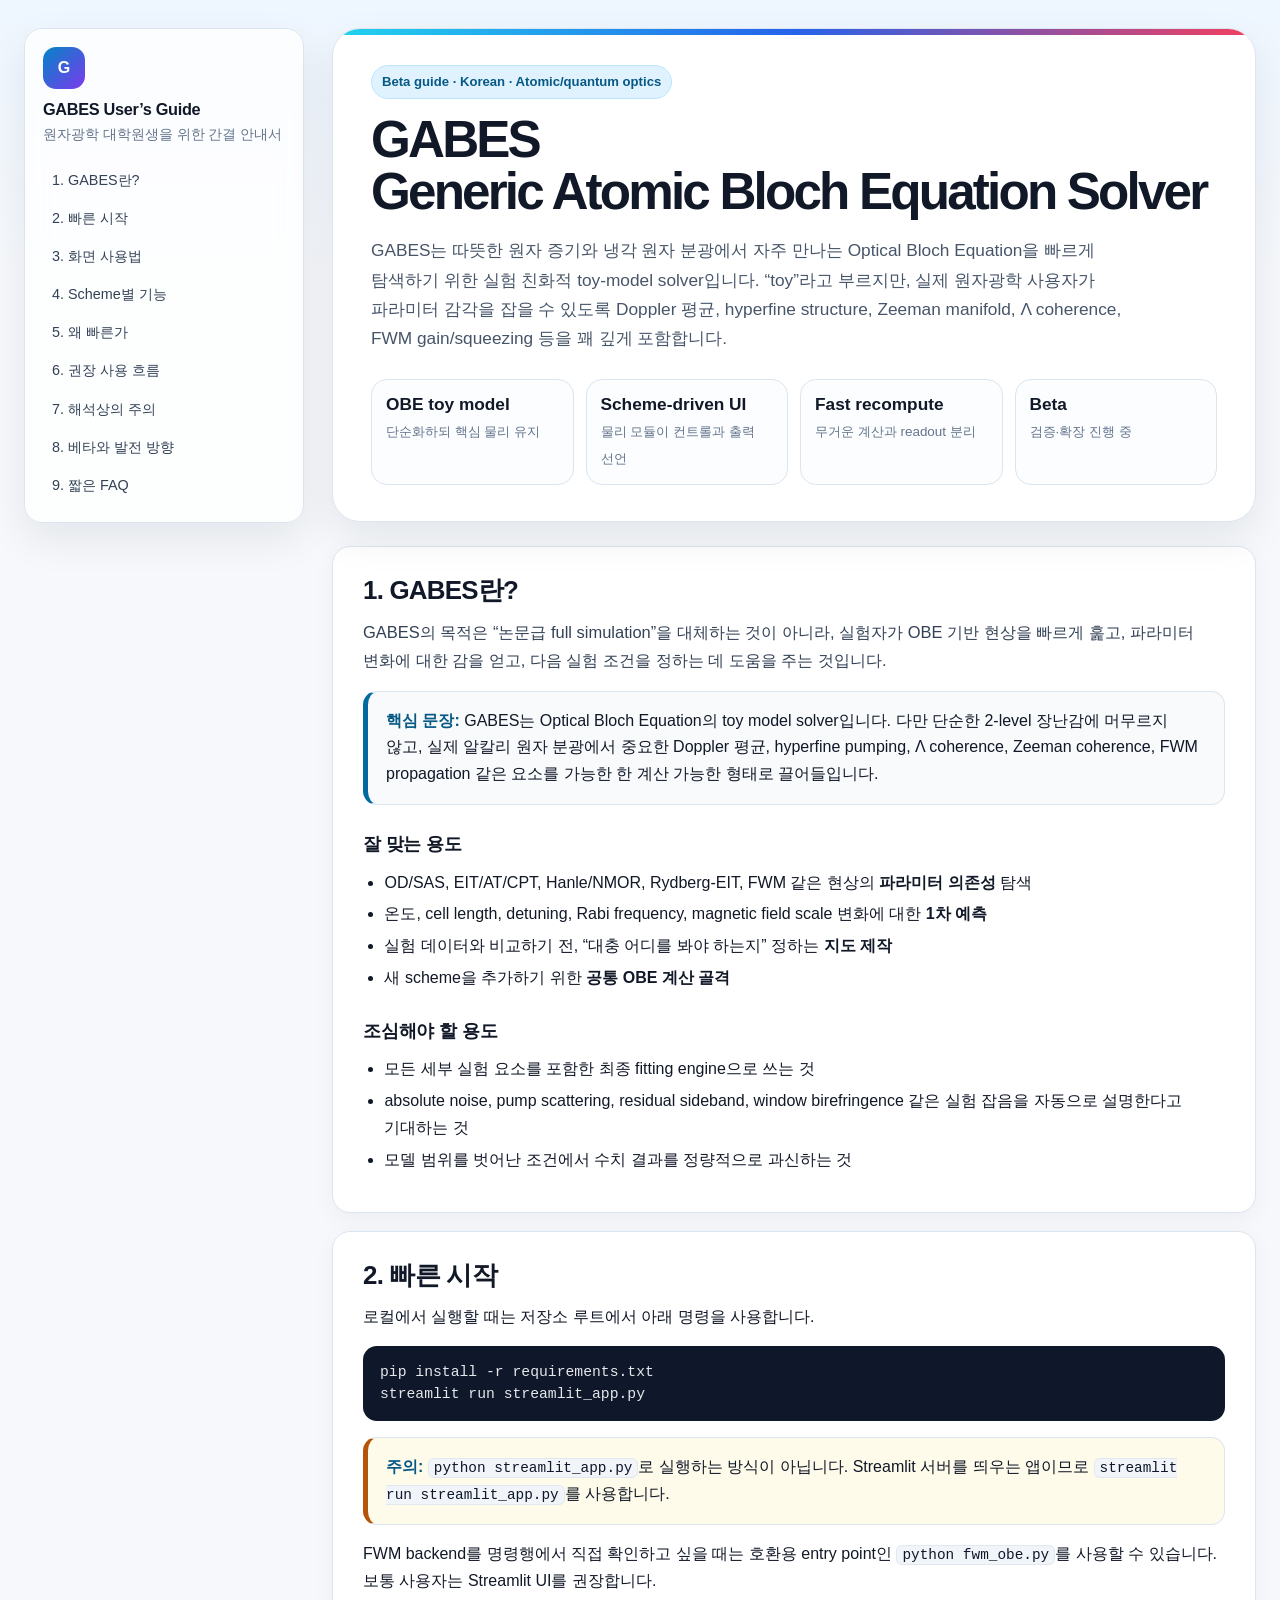
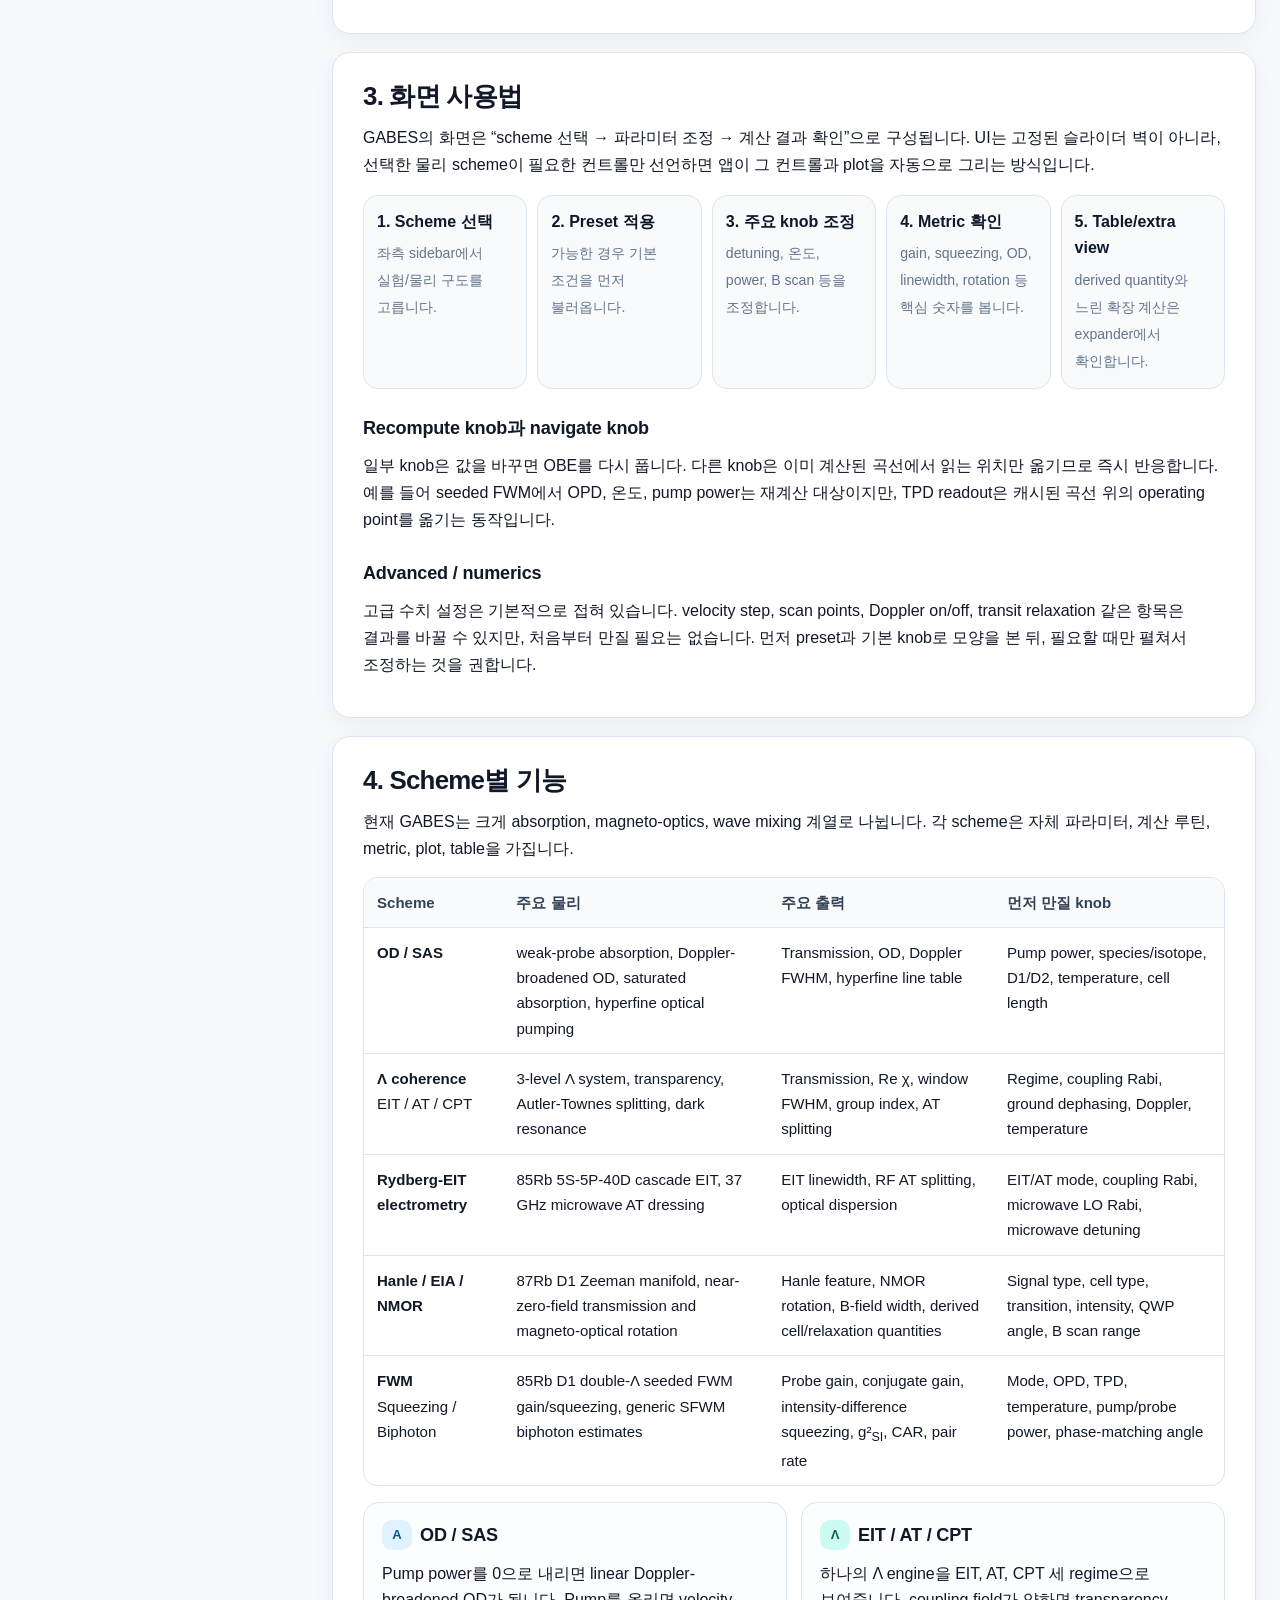
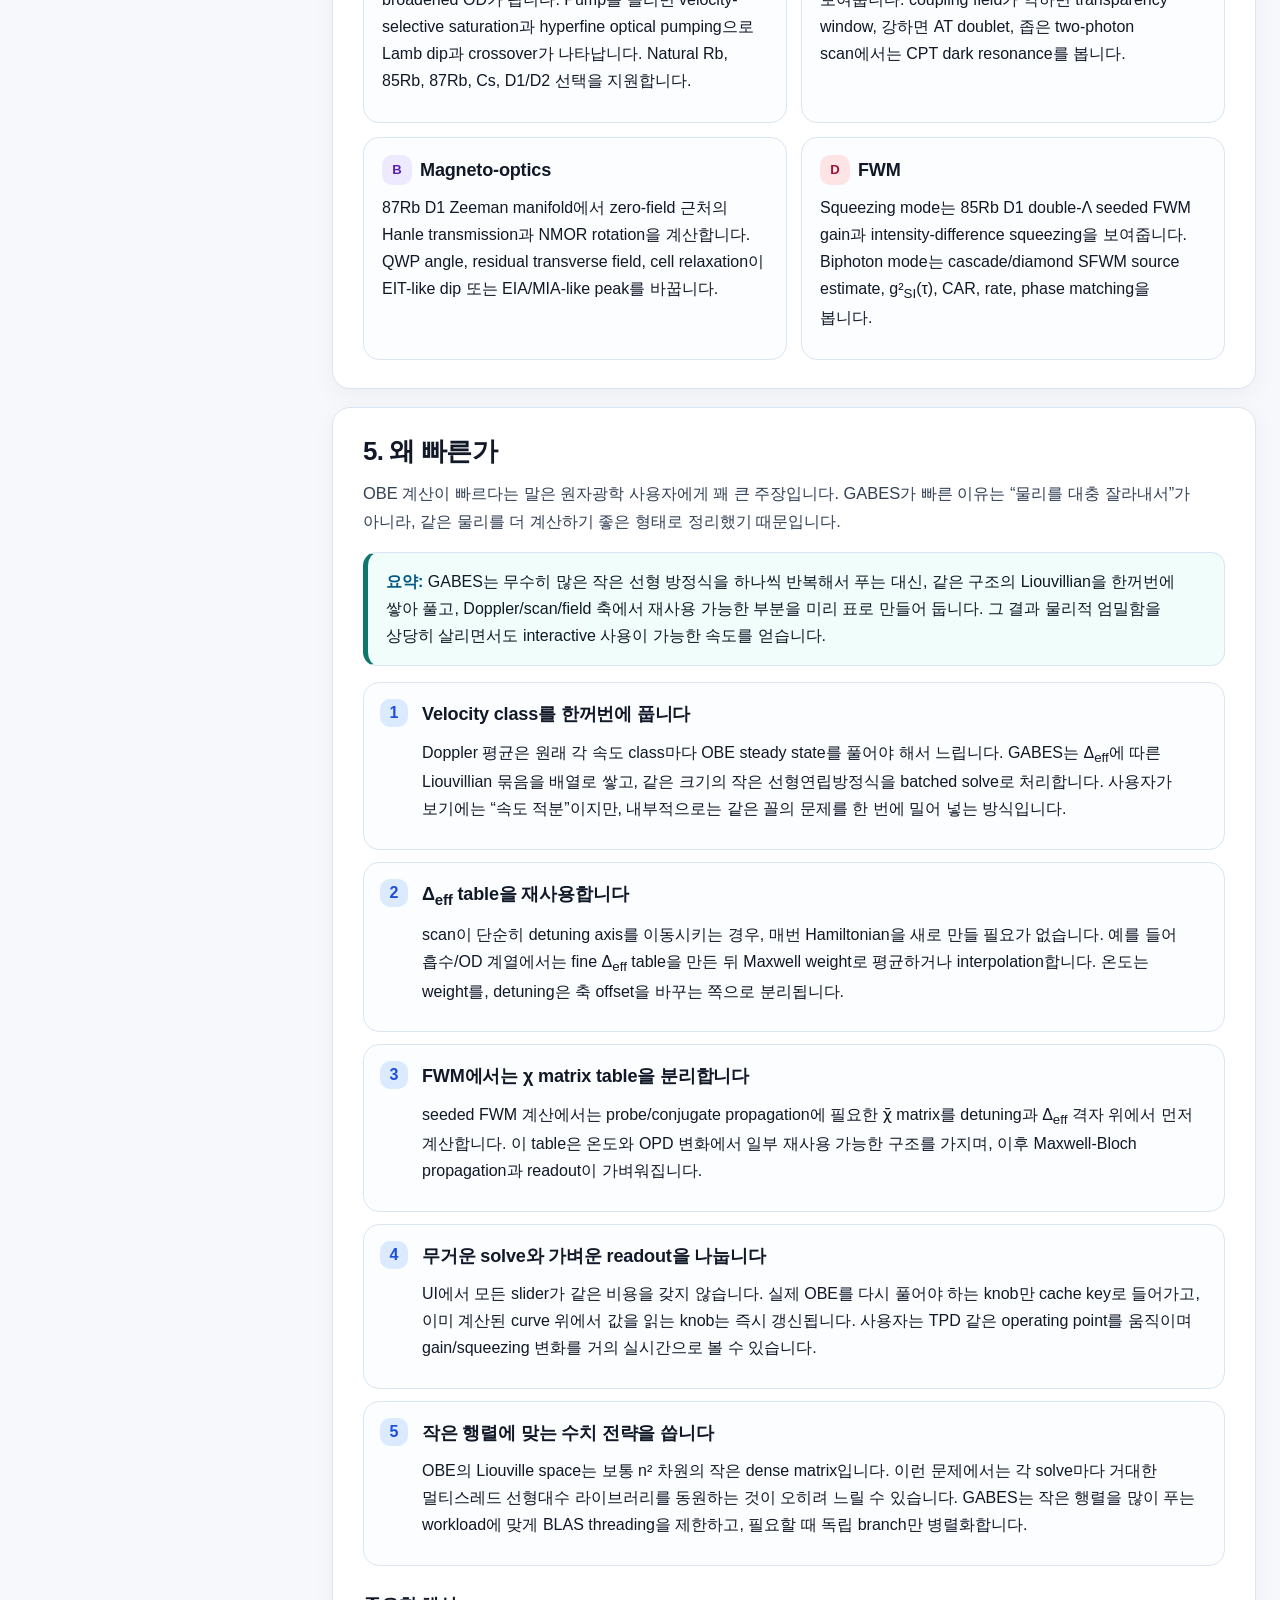
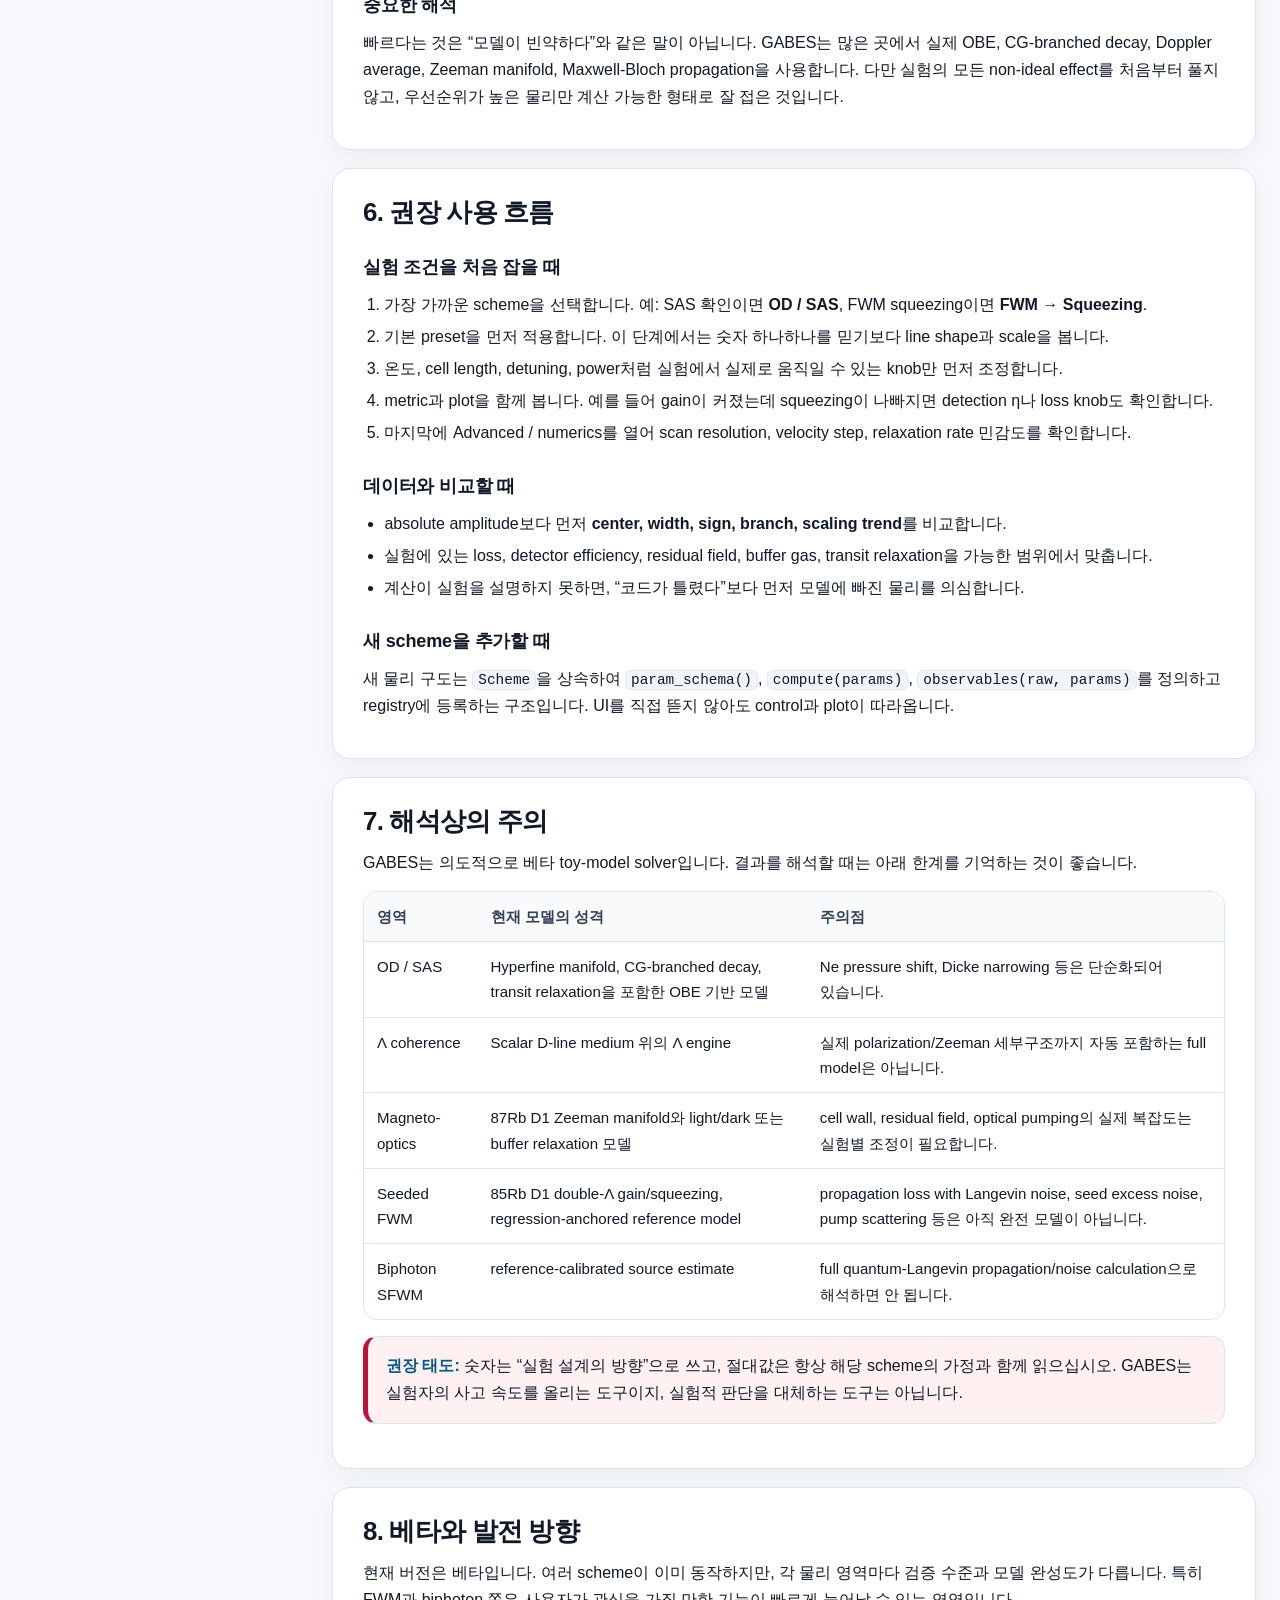
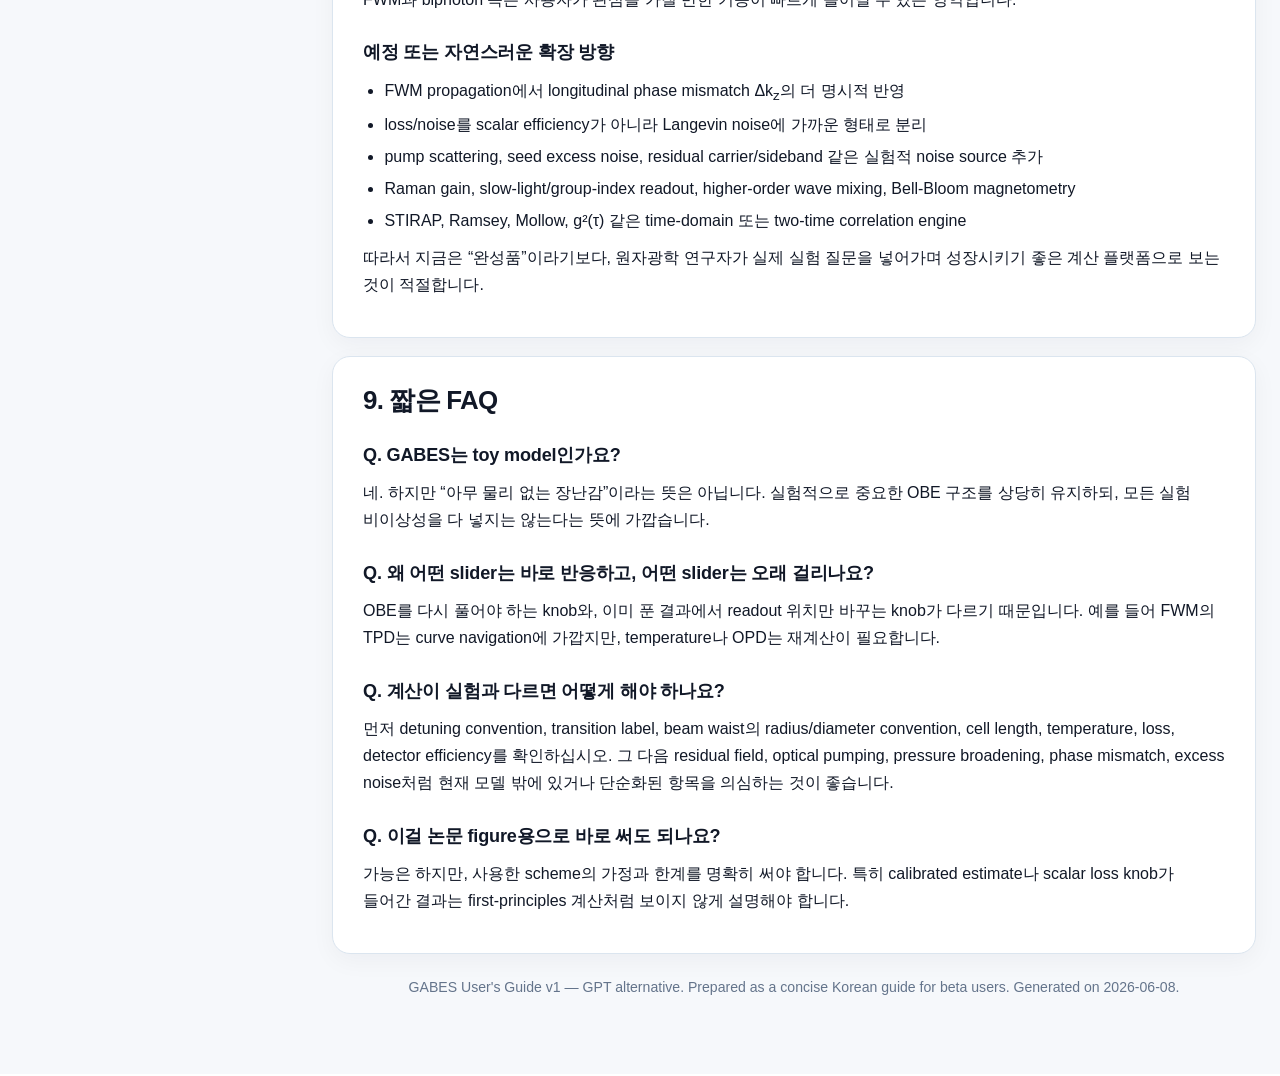
<file: docs/Userguide/GABES_User_Guide_v1_GPT_alternative.html>
<!doctype html>
<html lang="ko">
<head>
  <meta charset="utf-8" />
  <meta name="viewport" content="width=device-width, initial-scale=1" />
  <title>GABES User’s Guide — Korean (v1 GPT alternative)</title>
  <style>
    :root{
      --bg:#f6f8fb;
      --paper:#ffffff;
      --ink:#111827;
      --muted:#64748b;
      --line:#dbe5ef;
      --primary:#0369a1;
      --primary-soft:#e0f2fe;
      --green:#0f766e;
      --green-soft:#ccfbf1;
      --rose:#be123c;
      --rose-soft:#ffe4e6;
      --violet:#6d28d9;
      --violet-soft:#ede9fe;
      --amber:#b45309;
      --amber-soft:#fef3c7;
      --code:#0f172a;
      --code-bg:#f1f5f9;
      --shadow:0 16px 42px rgba(15,23,42,.08);
      --radius:18px;
    }
    *{box-sizing:border-box}
    html{scroll-behavior:smooth}
    body{
      margin:0;
      background:linear-gradient(180deg,#eef6ff 0,#f6f8fb 280px);
      color:var(--ink);
      font-family:-apple-system,BlinkMacSystemFont,"Segoe UI",Roboto,"Noto Sans KR","Apple SD Gothic Neo",Arial,sans-serif;
      line-height:1.68;
      word-break:keep-all;
      overflow-wrap:break-word;
    }
    a{color:var(--primary);text-decoration:none}
    a:hover{text-decoration:underline}
    .page{
      display:grid;
      grid-template-columns:280px minmax(0,1fr);
      gap:28px;
      max-width:1280px;
      margin:0 auto;
      padding:28px 24px 64px;
    }
    aside{
      position:sticky;
      top:24px;
      align-self:start;
      background:rgba(255,255,255,.78);
      backdrop-filter:blur(10px);
      border:1px solid var(--line);
      border-radius:var(--radius);
      padding:18px;
      box-shadow:var(--shadow);
    }
    aside .mark{
      display:inline-flex;
      align-items:center;
      justify-content:center;
      width:42px;height:42px;
      border-radius:13px;
      background:linear-gradient(135deg,#0284c7,#7c3aed);
      color:white;
      font-weight:800;
      margin-bottom:10px;
    }
    aside h2{
      font-size:1.02rem;
      line-height:1.25;
      margin:0 0 4px;
      letter-spacing:-.02em;
    }
    aside p{
      color:var(--muted);
      font-size:.86rem;
      margin:0 0 14px;
    }
    nav a{
      display:block;
      color:#334155;
      font-size:.9rem;
      padding:7px 9px;
      border-radius:10px;
    }
    nav a:hover{
      background:#eff6ff;
      text-decoration:none;
      color:#075985;
    }
    main{
      min-width:0;
    }
    .hero{
      background:var(--paper);
      border:1px solid var(--line);
      border-radius:28px;
      box-shadow:var(--shadow);
      padding:36px 38px;
      margin-bottom:24px;
      position:relative;
      overflow:hidden;
    }
    .hero::before{
      content:"";
      position:absolute;
      inset:0 0 auto 0;
      height:6px;
      background:linear-gradient(90deg,#22d3ee,#2563eb,#f43f5e);
    }
    .eyebrow{
      display:inline-flex;
      gap:8px;
      flex-wrap:wrap;
      align-items:center;
      color:#075985;
      background:#e0f2fe;
      border:1px solid #bae6fd;
      padding:5px 10px;
      border-radius:999px;
      font-size:.82rem;
      font-weight:700;
      margin-bottom:15px;
    }
    h1{
      margin:0;
      font-size:clamp(2.1rem,4vw,4.4rem);
      line-height:1.02;
      letter-spacing:-.055em;
    }
    .subtitle{
      margin:18px 0 0;
      color:#475569;
      font-size:1.08rem;
      max-width:760px;
    }
    .hero-grid{
      display:grid;
      grid-template-columns:repeat(4,minmax(0,1fr));
      gap:12px;
      margin-top:26px;
    }
    .stat{
      border:1px solid var(--line);
      background:#fbfdff;
      border-radius:16px;
      padding:14px 14px 12px;
    }
    .stat b{
      display:block;
      font-size:1.08rem;
      line-height:1.2;
      margin-bottom:4px;
    }
    .stat span{color:var(--muted);font-size:.84rem}
    section{
      background:var(--paper);
      border:1px solid var(--line);
      border-radius:var(--radius);
      box-shadow:0 7px 24px rgba(15,23,42,.045);
      padding:28px 30px;
      margin:18px 0;
    }
    h2{
      margin:0 0 13px;
      font-size:1.62rem;
      line-height:1.2;
      letter-spacing:-.03em;
    }
    h3{
      margin:24px 0 9px;
      font-size:1.13rem;
      letter-spacing:-.01em;
    }
    p{margin:10px 0}
    ul,ol{padding-left:1.34rem;margin:10px 0}
    li{margin:5px 0}
    .lead{
      font-size:1.03rem;
      color:#334155;
    }
    .callout{
      border:1px solid var(--line);
      border-left:5px solid var(--primary);
      background:#f8fafc;
      border-radius:14px;
      padding:16px 18px;
      margin:16px 0;
    }
    .callout strong{color:#075985}
    .callout.green{border-left-color:var(--green);background:#f0fdfa}
    .callout.rose{border-left-color:var(--rose);background:#fff1f2}
    .callout.amber{border-left-color:var(--amber);background:#fffbeb}
    .chips{display:flex;flex-wrap:wrap;gap:8px;margin:12px 0}
    .chip{
      display:inline-flex;
      align-items:center;
      gap:6px;
      border:1px solid var(--line);
      background:#f8fafc;
      color:#334155;
      padding:5px 10px;
      border-radius:999px;
      font-size:.84rem;
      font-weight:650;
    }
    table{
      width:100%;
      border-collapse:separate;
      border-spacing:0;
      overflow:hidden;
      border:1px solid var(--line);
      border-radius:14px;
      margin:14px 0;
      font-size:.94rem;
    }
    th,td{
      padding:12px 13px;
      vertical-align:top;
      border-bottom:1px solid var(--line);
    }
    th{
      text-align:left;
      background:#f8fafc;
      color:#334155;
      font-weight:800;
    }
    tr:last-child td{border-bottom:0}
    .cards{
      display:grid;
      grid-template-columns:repeat(2,minmax(0,1fr));
      gap:14px;
      margin-top:16px;
    }
    .card{
      border:1px solid var(--line);
      border-radius:16px;
      padding:17px 18px;
      background:#fcfdff;
    }
    .card h3{
      margin-top:0;
      display:flex;
      align-items:center;
      gap:8px;
    }
    .badge{
      display:inline-flex;
      min-width:30px;
      height:30px;
      align-items:center;
      justify-content:center;
      border-radius:10px;
      font-weight:800;
      font-size:.82rem;
      color:#075985;
      background:var(--primary-soft);
    }
    .badge.green{color:#115e59;background:var(--green-soft)}
    .badge.rose{color:#9f1239;background:var(--rose-soft)}
    .badge.violet{color:#5b21b6;background:var(--violet-soft)}
    .badge.amber{color:#92400e;background:var(--amber-soft)}
    code{
      font-family:"SFMono-Regular",Consolas,"Liberation Mono",Menlo,monospace;
      color:#0f172a;
      background:#f1f5f9;
      border:1px solid #e2e8f0;
      border-radius:6px;
      padding:1px 5px;
      font-size:.9em;
    }
    pre{
      background:#0f172a;
      color:#e5e7eb;
      padding:15px 17px;
      border-radius:14px;
      overflow:auto;
      font-size:.92rem;
      line-height:1.55;
    }
    pre code{
      color:inherit;
      background:transparent;
      border:0;
      padding:0;
      font-size:inherit;
    }
    .flow{
      display:grid;
      grid-template-columns:repeat(5,minmax(0,1fr));
      gap:10px;
      margin:16px 0;
    }
    .step{
      border:1px solid var(--line);
      background:#f8fafc;
      border-radius:15px;
      padding:13px;
      min-height:112px;
    }
    .step b{
      display:block;
      margin-bottom:5px;
      color:#0f172a;
    }
    .step span{color:var(--muted);font-size:.88rem}
    .speed-list{
      counter-reset:item;
      display:grid;
      gap:12px;
      margin-top:16px;
    }
    .speed-item{
      counter-increment:item;
      position:relative;
      padding:16px 17px 16px 58px;
      border:1px solid var(--line);
      border-radius:16px;
      background:#fbfdff;
    }
    .speed-item::before{
      content:counter(item);
      position:absolute;
      left:16px;top:16px;
      width:28px;height:28px;
      border-radius:10px;
      display:flex;
      align-items:center;
      justify-content:center;
      background:#dbeafe;
      color:#1d4ed8;
      font-weight:900;
    }
    .speed-item h3{margin:0 0 4px}
    .muted{color:var(--muted)}
    .small{font-size:.88rem}
    footer{
      color:#64748b;
      font-size:.88rem;
      margin:22px 0 0;
      text-align:center;
    }
    @media(max-width:980px){
      .page{grid-template-columns:1fr;padding:18px 14px 50px}
      aside{position:relative;top:0}
      .hero{padding:30px 24px}
      .hero-grid{grid-template-columns:repeat(2,minmax(0,1fr))}
      .cards{grid-template-columns:1fr}
      .flow{grid-template-columns:1fr}
      section{padding:23px 20px}
    }
    @media(max-width:560px){
      .hero-grid{grid-template-columns:1fr}
      table{font-size:.88rem}
      th,td{padding:10px}
    }
    @media print{
      body{background:white}
      .page{display:block;max-width:none;padding:0}
      aside{display:none}
      .hero,section{box-shadow:none;break-inside:avoid}
      a{text-decoration:none;color:inherit}
    }
  </style>
</head>
<body>
<div class="page">
  <aside>
    <div class="mark">G</div>
    <h2>GABES User’s Guide</h2>
    <p>원자광학 대학원생을 위한 간결 안내서</p>
    <nav>
      <a href="#what">1. GABES란?</a>
      <a href="#quickstart">2. 빠른 시작</a>
      <a href="#ui">3. 화면 사용법</a>
      <a href="#schemes">4. Scheme별 기능</a>
      <a href="#speed">5. 왜 빠른가</a>
      <a href="#workflow">6. 권장 사용 흐름</a>
      <a href="#limits">7. 해석상의 주의</a>
      <a href="#beta">8. 베타와 발전 방향</a>
      <a href="#faq">9. 짧은 FAQ</a>
    </nav>
  </aside>

  <main>
    <header class="hero">
      <div class="eyebrow">Beta guide · Korean · Atomic/quantum optics</div>
      <h1>GABES<br>Generic Atomic Bloch Equation Solver</h1>
      <p class="subtitle">
        GABES는 따뜻한 원자 증기와 냉각 원자 분광에서 자주 만나는 Optical Bloch Equation을
        빠르게 탐색하기 위한 실험 친화적 toy-model solver입니다. “toy”라고 부르지만,
        실제 원자광학 사용자가 파라미터 감각을 잡을 수 있도록 Doppler 평균, hyperfine structure,
        Zeeman manifold, Λ coherence, FWM gain/squeezing 등을 꽤 깊게 포함합니다.
      </p>
      <div class="hero-grid">
        <div class="stat"><b>OBE toy model</b><span>단순화하되 핵심 물리 유지</span></div>
        <div class="stat"><b>Scheme-driven UI</b><span>물리 모듈이 컨트롤과 출력 선언</span></div>
        <div class="stat"><b>Fast recompute</b><span>무거운 계산과 readout 분리</span></div>
        <div class="stat"><b>Beta</b><span>검증·확장 진행 중</span></div>
      </div>
    </header>

    <section id="what">
      <h2>1. GABES란?</h2>
      <p class="lead">
        GABES의 목적은 “논문급 full simulation”을 대체하는 것이 아니라,
        실험자가 OBE 기반 현상을 빠르게 훑고, 파라미터 변화에 대한 감을 얻고,
        다음 실험 조건을 정하는 데 도움을 주는 것입니다.
      </p>

      <div class="callout">
        <strong>핵심 문장:</strong>
        GABES는 Optical Bloch Equation의 toy model solver입니다.
        다만 단순한 2-level 장난감에 머무르지 않고, 실제 알칼리 원자 분광에서 중요한
        Doppler 평균, hyperfine pumping, Λ coherence, Zeeman coherence, FWM propagation
        같은 요소를 가능한 한 계산 가능한 형태로 끌어들입니다.
      </div>

      <h3>잘 맞는 용도</h3>
      <ul>
        <li>OD/SAS, EIT/AT/CPT, Hanle/NMOR, Rydberg-EIT, FWM 같은 현상의 <b>파라미터 의존성</b> 탐색</li>
        <li>온도, cell length, detuning, Rabi frequency, magnetic field scale 변화에 대한 <b>1차 예측</b></li>
        <li>실험 데이터와 비교하기 전, “대충 어디를 봐야 하는지” 정하는 <b>지도 제작</b></li>
        <li>새 scheme을 추가하기 위한 <b>공통 OBE 계산 골격</b></li>
      </ul>

      <h3>조심해야 할 용도</h3>
      <ul>
        <li>모든 세부 실험 요소를 포함한 최종 fitting engine으로 쓰는 것</li>
        <li>absolute noise, pump scattering, residual sideband, window birefringence 같은 실험 잡음을 자동으로 설명한다고 기대하는 것</li>
        <li>모델 범위를 벗어난 조건에서 수치 결과를 정량적으로 과신하는 것</li>
      </ul>
    </section>

    <section id="quickstart">
      <h2>2. 빠른 시작</h2>
      <p>
        로컬에서 실행할 때는 저장소 루트에서 아래 명령을 사용합니다.
      </p>
      <pre><code>pip install -r requirements.txt
streamlit run streamlit_app.py</code></pre>

      <div class="callout amber">
        <strong>주의:</strong> <code>python streamlit_app.py</code>로 실행하는 방식이 아닙니다.
        Streamlit 서버를 띄우는 앱이므로 <code>streamlit run streamlit_app.py</code>를 사용합니다.
      </div>

      <p>
        FWM backend를 명령행에서 직접 확인하고 싶을 때는 호환용 entry point인
        <code>python fwm_obe.py</code>를 사용할 수 있습니다. 보통 사용자는 Streamlit UI를 권장합니다.
      </p>
    </section>

    <section id="ui">
      <h2>3. 화면 사용법</h2>
      <p>
        GABES의 화면은 “scheme 선택 → 파라미터 조정 → 계산 결과 확인”으로 구성됩니다.
        UI는 고정된 슬라이더 벽이 아니라, 선택한 물리 scheme이 필요한 컨트롤만 선언하면
        앱이 그 컨트롤과 plot을 자동으로 그리는 방식입니다.
      </p>

      <div class="flow">
        <div class="step"><b>1. Scheme 선택</b><span>좌측 sidebar에서 실험/물리 구도를 고릅니다.</span></div>
        <div class="step"><b>2. Preset 적용</b><span>가능한 경우 기본 조건을 먼저 불러옵니다.</span></div>
        <div class="step"><b>3. 주요 knob 조정</b><span>detuning, 온도, power, B scan 등을 조정합니다.</span></div>
        <div class="step"><b>4. Metric 확인</b><span>gain, squeezing, OD, linewidth, rotation 등 핵심 숫자를 봅니다.</span></div>
        <div class="step"><b>5. Table/extra view</b><span>derived quantity와 느린 확장 계산은 expander에서 확인합니다.</span></div>
      </div>

      <h3>Recompute knob과 navigate knob</h3>
      <p>
        일부 knob은 값을 바꾸면 OBE를 다시 풉니다. 다른 knob은 이미 계산된 곡선에서
        읽는 위치만 옮기므로 즉시 반응합니다. 예를 들어 seeded FWM에서 OPD, 온도, pump power는
        재계산 대상이지만, TPD readout은 캐시된 곡선 위의 operating point를 옮기는 동작입니다.
      </p>

      <h3>Advanced / numerics</h3>
      <p>
        고급 수치 설정은 기본적으로 접혀 있습니다. velocity step, scan points, Doppler on/off,
        transit relaxation 같은 항목은 결과를 바꿀 수 있지만, 처음부터 만질 필요는 없습니다.
        먼저 preset과 기본 knob로 모양을 본 뒤, 필요할 때만 펼쳐서 조정하는 것을 권합니다.
      </p>
    </section>

    <section id="schemes">
      <h2>4. Scheme별 기능</h2>
      <p>
        현재 GABES는 크게 absorption, magneto-optics, wave mixing 계열로 나뉩니다.
        각 scheme은 자체 파라미터, 계산 루틴, metric, plot, table을 가집니다.
      </p>

      <table>
        <thead>
          <tr>
            <th>Scheme</th>
            <th>주요 물리</th>
            <th>주요 출력</th>
            <th>먼저 만질 knob</th>
          </tr>
        </thead>
        <tbody>
          <tr>
            <td><b>OD / SAS</b></td>
            <td>weak-probe absorption, Doppler-broadened OD, saturated absorption, hyperfine optical pumping</td>
            <td>Transmission, OD, Doppler FWHM, hyperfine line table</td>
            <td>Pump power, species/isotope, D1/D2, temperature, cell length</td>
          </tr>
          <tr>
            <td><b>Λ coherence</b><br>EIT / AT / CPT</td>
            <td>3-level Λ system, transparency, Autler-Townes splitting, dark resonance</td>
            <td>Transmission, Re χ, window FWHM, group index, AT splitting</td>
            <td>Regime, coupling Rabi, ground dephasing, Doppler, temperature</td>
          </tr>
          <tr>
            <td><b>Rydberg-EIT electrometry</b></td>
            <td>85Rb 5S-5P-40D cascade EIT, 37 GHz microwave AT dressing</td>
            <td>EIT linewidth, RF AT splitting, optical dispersion</td>
            <td>EIT/AT mode, coupling Rabi, microwave LO Rabi, microwave detuning</td>
          </tr>
          <tr>
            <td><b>Hanle / EIA / NMOR</b></td>
            <td>87Rb D1 Zeeman manifold, near-zero-field transmission and magneto-optical rotation</td>
            <td>Hanle feature, NMOR rotation, B-field width, derived cell/relaxation quantities</td>
            <td>Signal type, cell type, transition, intensity, QWP angle, B scan range</td>
          </tr>
          <tr>
            <td><b>FWM</b><br>Squeezing / Biphoton</td>
            <td>85Rb D1 double-Λ seeded FWM gain/squeezing, generic SFWM biphoton estimates</td>
            <td>Probe gain, conjugate gain, intensity-difference squeezing, g²<sub>SI</sub>, CAR, pair rate</td>
            <td>Mode, OPD, TPD, temperature, pump/probe power, phase-matching angle</td>
          </tr>
        </tbody>
      </table>

      <div class="cards">
        <div class="card">
          <h3><span class="badge">A</span> OD / SAS</h3>
          <p>
            Pump power를 0으로 내리면 linear Doppler-broadened OD가 됩니다.
            Pump를 올리면 velocity-selective saturation과 hyperfine optical pumping으로
            Lamb dip과 crossover가 나타납니다. Natural Rb, 85Rb, 87Rb, Cs, D1/D2 선택을 지원합니다.
          </p>
        </div>
        <div class="card">
          <h3><span class="badge green">Λ</span> EIT / AT / CPT</h3>
          <p>
            하나의 Λ engine을 EIT, AT, CPT 세 regime으로 보여줍니다.
            coupling field가 약하면 transparency window, 강하면 AT doublet,
            좁은 two-photon scan에서는 CPT dark resonance를 봅니다.
          </p>
        </div>
        <div class="card">
          <h3><span class="badge violet">B</span> Magneto-optics</h3>
          <p>
            87Rb D1 Zeeman manifold에서 zero-field 근처의 Hanle transmission과
            NMOR rotation을 계산합니다. QWP angle, residual transverse field,
            cell relaxation이 EIT-like dip 또는 EIA/MIA-like peak를 바꿉니다.
          </p>
        </div>
        <div class="card">
          <h3><span class="badge rose">D</span> FWM</h3>
          <p>
            Squeezing mode는 85Rb D1 double-Λ seeded FWM gain과 intensity-difference
            squeezing을 보여줍니다. Biphoton mode는 cascade/diamond SFWM source estimate,
            g²<sub>SI</sub>(τ), CAR, rate, phase matching을 봅니다.
          </p>
        </div>
      </div>
    </section>

    <section id="speed">
      <h2>5. 왜 빠른가</h2>
      <p class="lead">
        OBE 계산이 빠르다는 말은 원자광학 사용자에게 꽤 큰 주장입니다. GABES가 빠른 이유는
        “물리를 대충 잘라내서”가 아니라, 같은 물리를 더 계산하기 좋은 형태로 정리했기 때문입니다.
      </p>

      <div class="callout green">
        <strong>요약:</strong>
        GABES는 무수히 많은 작은 선형 방정식을 하나씩 반복해서 푸는 대신,
        같은 구조의 Liouvillian을 한꺼번에 쌓아 풀고, Doppler/scan/field 축에서
        재사용 가능한 부분을 미리 표로 만들어 둡니다. 그 결과 물리적 엄밀함을 상당히 살리면서도
        interactive 사용이 가능한 속도를 얻습니다.
      </div>

      <div class="speed-list">
        <div class="speed-item">
          <h3>Velocity class를 한꺼번에 풉니다</h3>
          <p>
            Doppler 평균은 원래 각 속도 class마다 OBE steady state를 풀어야 해서 느립니다.
            GABES는 Δ<sub>eff</sub>에 따른 Liouvillian 묶음을 배열로 쌓고,
            같은 크기의 작은 선형연립방정식을 batched solve로 처리합니다.
            사용자가 보기에는 “속도 적분”이지만, 내부적으로는 같은 꼴의 문제를 한 번에 밀어 넣는 방식입니다.
          </p>
        </div>
        <div class="speed-item">
          <h3>Δ<sub>eff</sub> table을 재사용합니다</h3>
          <p>
            scan이 단순히 detuning axis를 이동시키는 경우, 매번 Hamiltonian을 새로 만들 필요가 없습니다.
            예를 들어 흡수/OD 계열에서는 fine Δ<sub>eff</sub> table을 만든 뒤
            Maxwell weight로 평균하거나 interpolation합니다. 온도는 weight를, detuning은 축 offset을 바꾸는 쪽으로 분리됩니다.
          </p>
        </div>
        <div class="speed-item">
          <h3>FWM에서는 χ matrix table을 분리합니다</h3>
          <p>
            seeded FWM 계산에서는 probe/conjugate propagation에 필요한 χ̄ matrix를
            detuning과 Δ<sub>eff</sub> 격자 위에서 먼저 계산합니다. 이 table은 온도와 OPD 변화에서
            일부 재사용 가능한 구조를 가지며, 이후 Maxwell-Bloch propagation과 readout이 가벼워집니다.
          </p>
        </div>
        <div class="speed-item">
          <h3>무거운 solve와 가벼운 readout을 나눕니다</h3>
          <p>
            UI에서 모든 slider가 같은 비용을 갖지 않습니다. 실제 OBE를 다시 풀어야 하는 knob만
            cache key로 들어가고, 이미 계산된 curve 위에서 값을 읽는 knob는 즉시 갱신됩니다.
            사용자는 TPD 같은 operating point를 움직이며 gain/squeezing 변화를 거의 실시간으로 볼 수 있습니다.
          </p>
        </div>
        <div class="speed-item">
          <h3>작은 행렬에 맞는 수치 전략을 씁니다</h3>
          <p>
            OBE의 Liouville space는 보통 n² 차원의 작은 dense matrix입니다.
            이런 문제에서는 각 solve마다 거대한 멀티스레드 선형대수 라이브러리를 동원하는 것이 오히려 느릴 수 있습니다.
            GABES는 작은 행렬을 많이 푸는 workload에 맞게 BLAS threading을 제한하고,
            필요할 때 독립 branch만 병렬화합니다.
          </p>
        </div>
      </div>

      <h3>중요한 해석</h3>
      <p>
        빠르다는 것은 “모델이 빈약하다”와 같은 말이 아닙니다. GABES는 많은 곳에서 실제 OBE,
        CG-branched decay, Doppler average, Zeeman manifold, Maxwell-Bloch propagation을 사용합니다.
        다만 실험의 모든 non-ideal effect를 처음부터 풀지 않고, 우선순위가 높은 물리만
        계산 가능한 형태로 잘 접은 것입니다.
      </p>
    </section>

    <section id="workflow">
      <h2>6. 권장 사용 흐름</h2>

      <h3>실험 조건을 처음 잡을 때</h3>
      <ol>
        <li>가장 가까운 scheme을 선택합니다. 예: SAS 확인이면 <b>OD / SAS</b>, FWM squeezing이면 <b>FWM → Squeezing</b>.</li>
        <li>기본 preset을 먼저 적용합니다. 이 단계에서는 숫자 하나하나를 믿기보다 line shape과 scale을 봅니다.</li>
        <li>온도, cell length, detuning, power처럼 실험에서 실제로 움직일 수 있는 knob만 먼저 조정합니다.</li>
        <li>metric과 plot을 함께 봅니다. 예를 들어 gain이 커졌는데 squeezing이 나빠지면 detection η나 loss knob도 확인합니다.</li>
        <li>마지막에 Advanced / numerics를 열어 scan resolution, velocity step, relaxation rate 민감도를 확인합니다.</li>
      </ol>

      <h3>데이터와 비교할 때</h3>
      <ul>
        <li>absolute amplitude보다 먼저 <b>center, width, sign, branch, scaling trend</b>를 비교합니다.</li>
        <li>실험에 있는 loss, detector efficiency, residual field, buffer gas, transit relaxation을 가능한 범위에서 맞춥니다.</li>
        <li>계산이 실험을 설명하지 못하면, “코드가 틀렸다”보다 먼저 모델에 빠진 물리를 의심합니다.</li>
      </ul>

      <h3>새 scheme을 추가할 때</h3>
      <p>
        새 물리 구도는 <code>Scheme</code>을 상속하여 <code>param_schema()</code>,
        <code>compute(params)</code>, <code>observables(raw, params)</code>를 정의하고
        registry에 등록하는 구조입니다. UI를 직접 뜯지 않아도 control과 plot이 따라옵니다.
      </p>
    </section>

    <section id="limits">
      <h2>7. 해석상의 주의</h2>
      <p>
        GABES는 의도적으로 베타 toy-model solver입니다. 결과를 해석할 때는 아래 한계를 기억하는 것이 좋습니다.
      </p>

      <table>
        <thead>
          <tr>
            <th>영역</th>
            <th>현재 모델의 성격</th>
            <th>주의점</th>
          </tr>
        </thead>
        <tbody>
          <tr>
            <td>OD / SAS</td>
            <td>Hyperfine manifold, CG-branched decay, transit relaxation을 포함한 OBE 기반 모델</td>
            <td>Ne pressure shift, Dicke narrowing 등은 단순화되어 있습니다.</td>
          </tr>
          <tr>
            <td>Λ coherence</td>
            <td>Scalar D-line medium 위의 Λ engine</td>
            <td>실제 polarization/Zeeman 세부구조까지 자동 포함하는 full model은 아닙니다.</td>
          </tr>
          <tr>
            <td>Magneto-optics</td>
            <td>87Rb D1 Zeeman manifold와 light/dark 또는 buffer relaxation 모델</td>
            <td>cell wall, residual field, optical pumping의 실제 복잡도는 실험별 조정이 필요합니다.</td>
          </tr>
          <tr>
            <td>Seeded FWM</td>
            <td>85Rb D1 double-Λ gain/squeezing, regression-anchored reference model</td>
            <td>propagation loss with Langevin noise, seed excess noise, pump scattering 등은 아직 완전 모델이 아닙니다.</td>
          </tr>
          <tr>
            <td>Biphoton SFWM</td>
            <td>reference-calibrated source estimate</td>
            <td>full quantum-Langevin propagation/noise calculation으로 해석하면 안 됩니다.</td>
          </tr>
        </tbody>
      </table>

      <div class="callout rose">
        <strong>권장 태도:</strong>
        숫자는 “실험 설계의 방향”으로 쓰고, 절대값은 항상 해당 scheme의 가정과 함께 읽으십시오.
        GABES는 실험자의 사고 속도를 올리는 도구이지, 실험적 판단을 대체하는 도구는 아닙니다.
      </div>
    </section>

    <section id="beta">
      <h2>8. 베타와 발전 방향</h2>
      <p>
        현재 버전은 베타입니다. 여러 scheme이 이미 동작하지만, 각 물리 영역마다 검증 수준과
        모델 완성도가 다릅니다. 특히 FWM과 biphoton 쪽은 사용자가 관심을 가질 만한 기능이 빠르게 늘어날 수 있는 영역입니다.
      </p>

      <h3>예정 또는 자연스러운 확장 방향</h3>
      <ul>
        <li>FWM propagation에서 longitudinal phase mismatch Δk<sub>z</sub>의 더 명시적 반영</li>
        <li>loss/noise를 scalar efficiency가 아니라 Langevin noise에 가까운 형태로 분리</li>
        <li>pump scattering, seed excess noise, residual carrier/sideband 같은 실험적 noise source 추가</li>
        <li>Raman gain, slow-light/group-index readout, higher-order wave mixing, Bell-Bloom magnetometry</li>
        <li>STIRAP, Ramsey, Mollow, g²(τ) 같은 time-domain 또는 two-time correlation engine</li>
      </ul>

      <p>
        따라서 지금은 “완성품”이라기보다, 원자광학 연구자가 실제 실험 질문을 넣어가며
        성장시키기 좋은 계산 플랫폼으로 보는 것이 적절합니다.
      </p>
    </section>

    <section id="faq">
      <h2>9. 짧은 FAQ</h2>

      <h3>Q. GABES는 toy model인가요?</h3>
      <p>
        네. 하지만 “아무 물리 없는 장난감”이라는 뜻은 아닙니다.
        실험적으로 중요한 OBE 구조를 상당히 유지하되, 모든 실험 비이상성을 다 넣지는 않는다는 뜻에 가깝습니다.
      </p>

      <h3>Q. 왜 어떤 slider는 바로 반응하고, 어떤 slider는 오래 걸리나요?</h3>
      <p>
        OBE를 다시 풀어야 하는 knob와, 이미 푼 결과에서 readout 위치만 바꾸는 knob가 다르기 때문입니다.
        예를 들어 FWM의 TPD는 curve navigation에 가깝지만, temperature나 OPD는 재계산이 필요합니다.
      </p>

      <h3>Q. 계산이 실험과 다르면 어떻게 해야 하나요?</h3>
      <p>
        먼저 detuning convention, transition label, beam waist의 radius/diameter convention,
        cell length, temperature, loss, detector efficiency를 확인하십시오.
        그 다음 residual field, optical pumping, pressure broadening, phase mismatch, excess noise처럼
        현재 모델 밖에 있거나 단순화된 항목을 의심하는 것이 좋습니다.
      </p>

      <h3>Q. 이걸 논문 figure용으로 바로 써도 되나요?</h3>
      <p>
        가능은 하지만, 사용한 scheme의 가정과 한계를 명확히 써야 합니다.
        특히 calibrated estimate나 scalar loss knob가 들어간 결과는 first-principles 계산처럼 보이지 않게 설명해야 합니다.
      </p>
    </section>

    <footer>
      <p>GABES User's Guide v1 — GPT alternative. Prepared as a concise Korean guide for beta users. Generated on 2026-06-08.</p>
    </footer>
  </main>
</div>
</body>
</html>
</file>
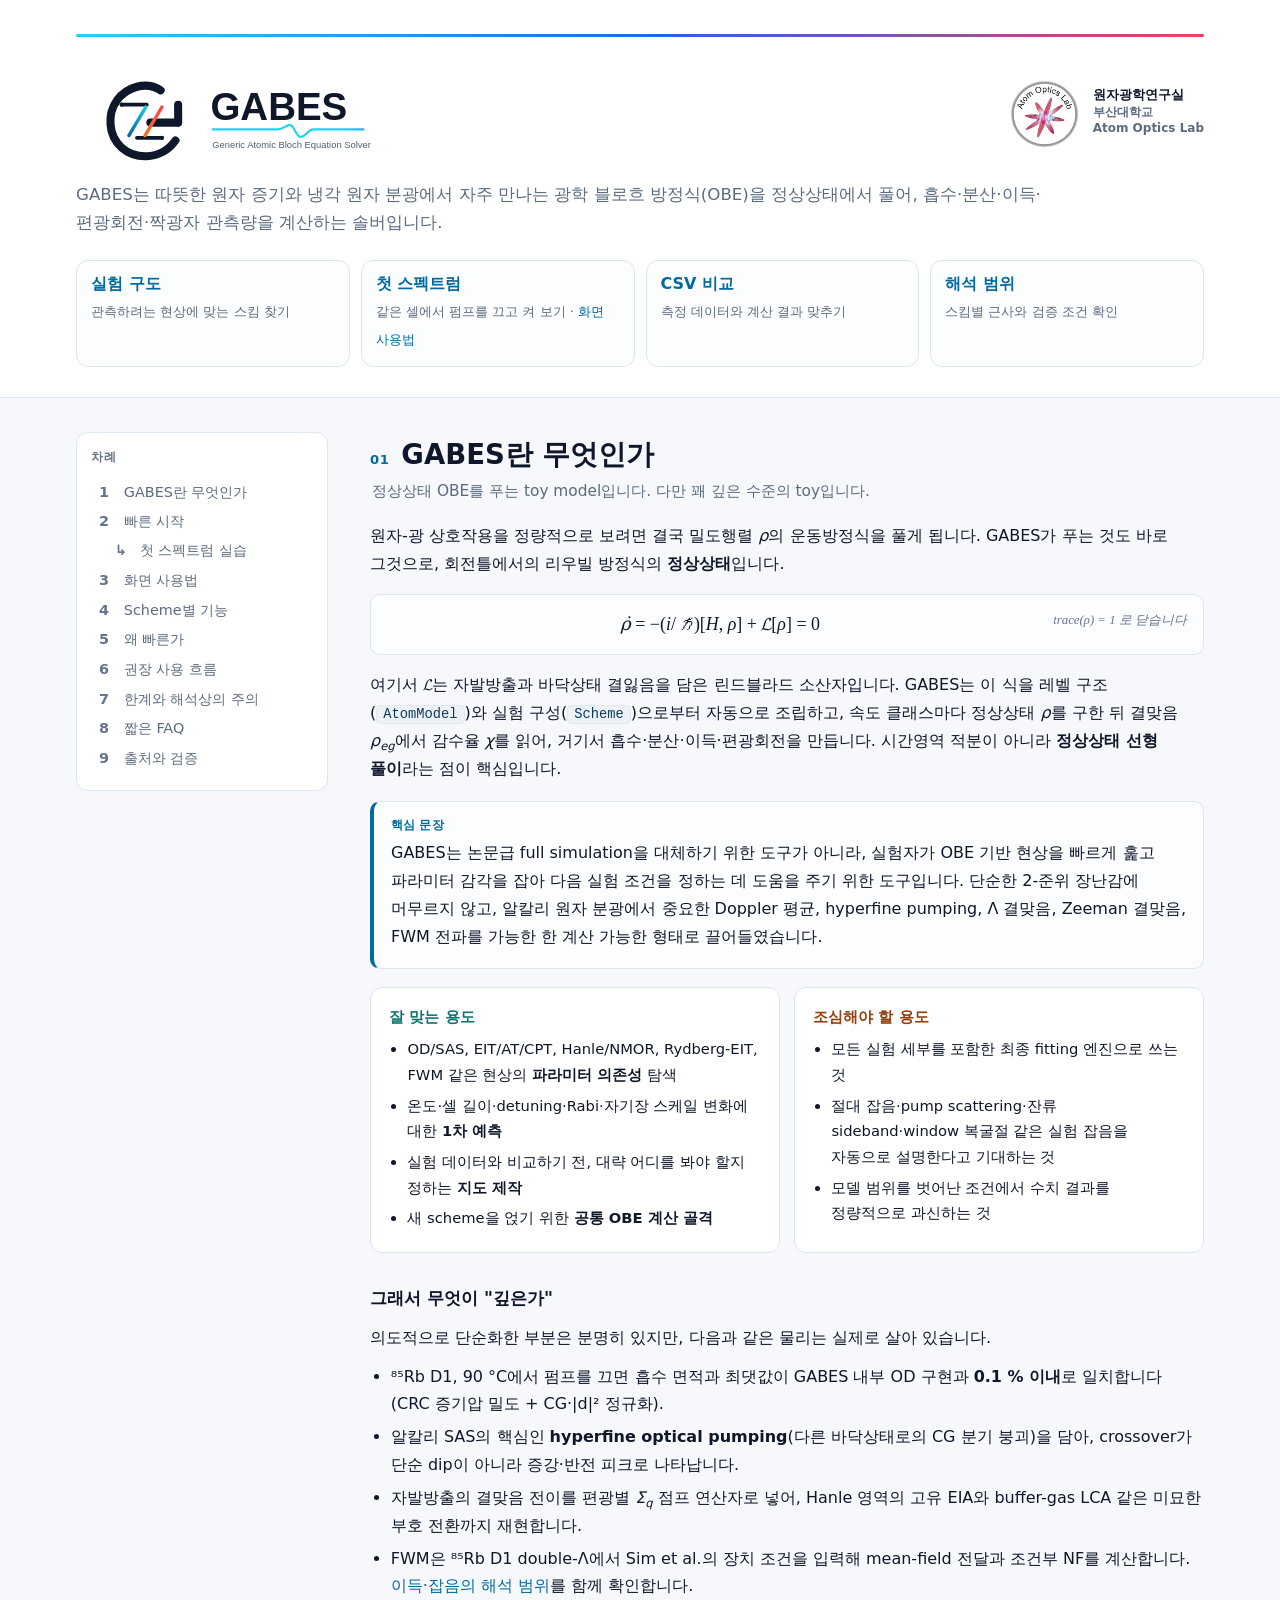
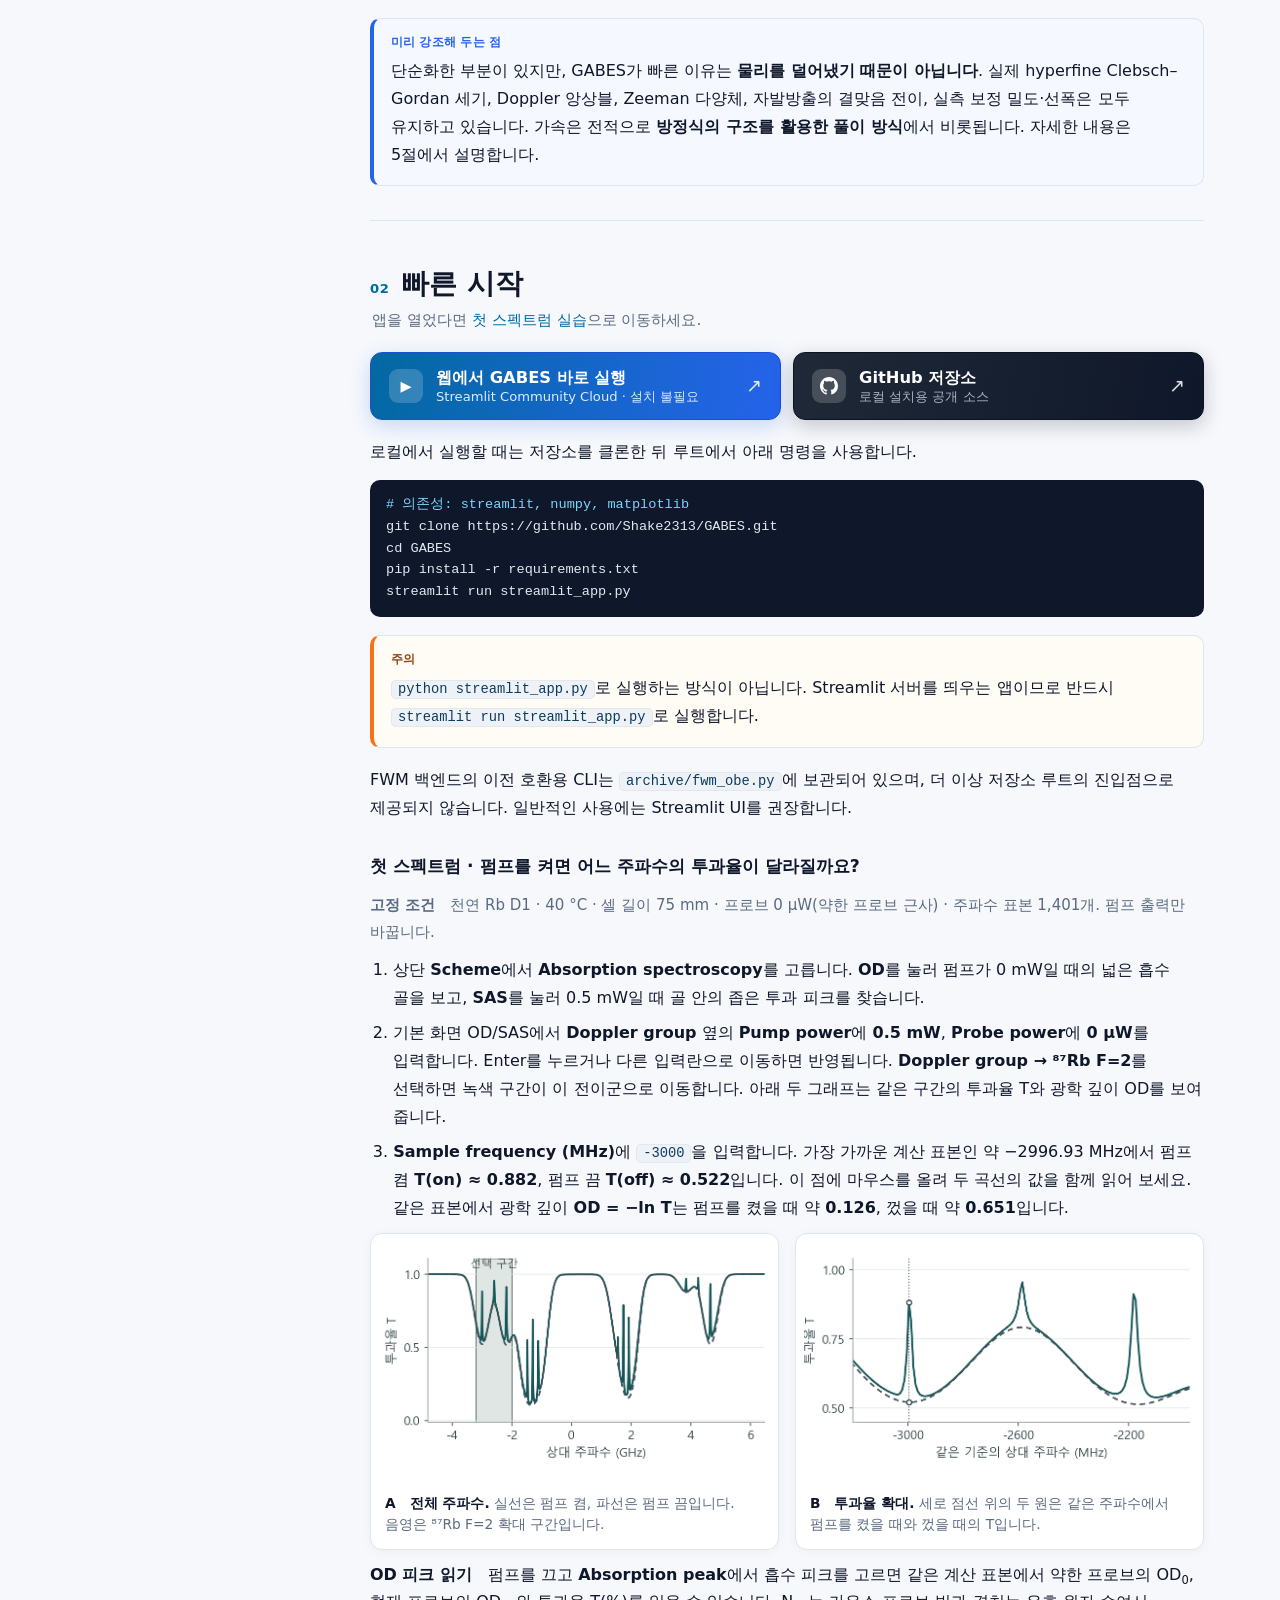
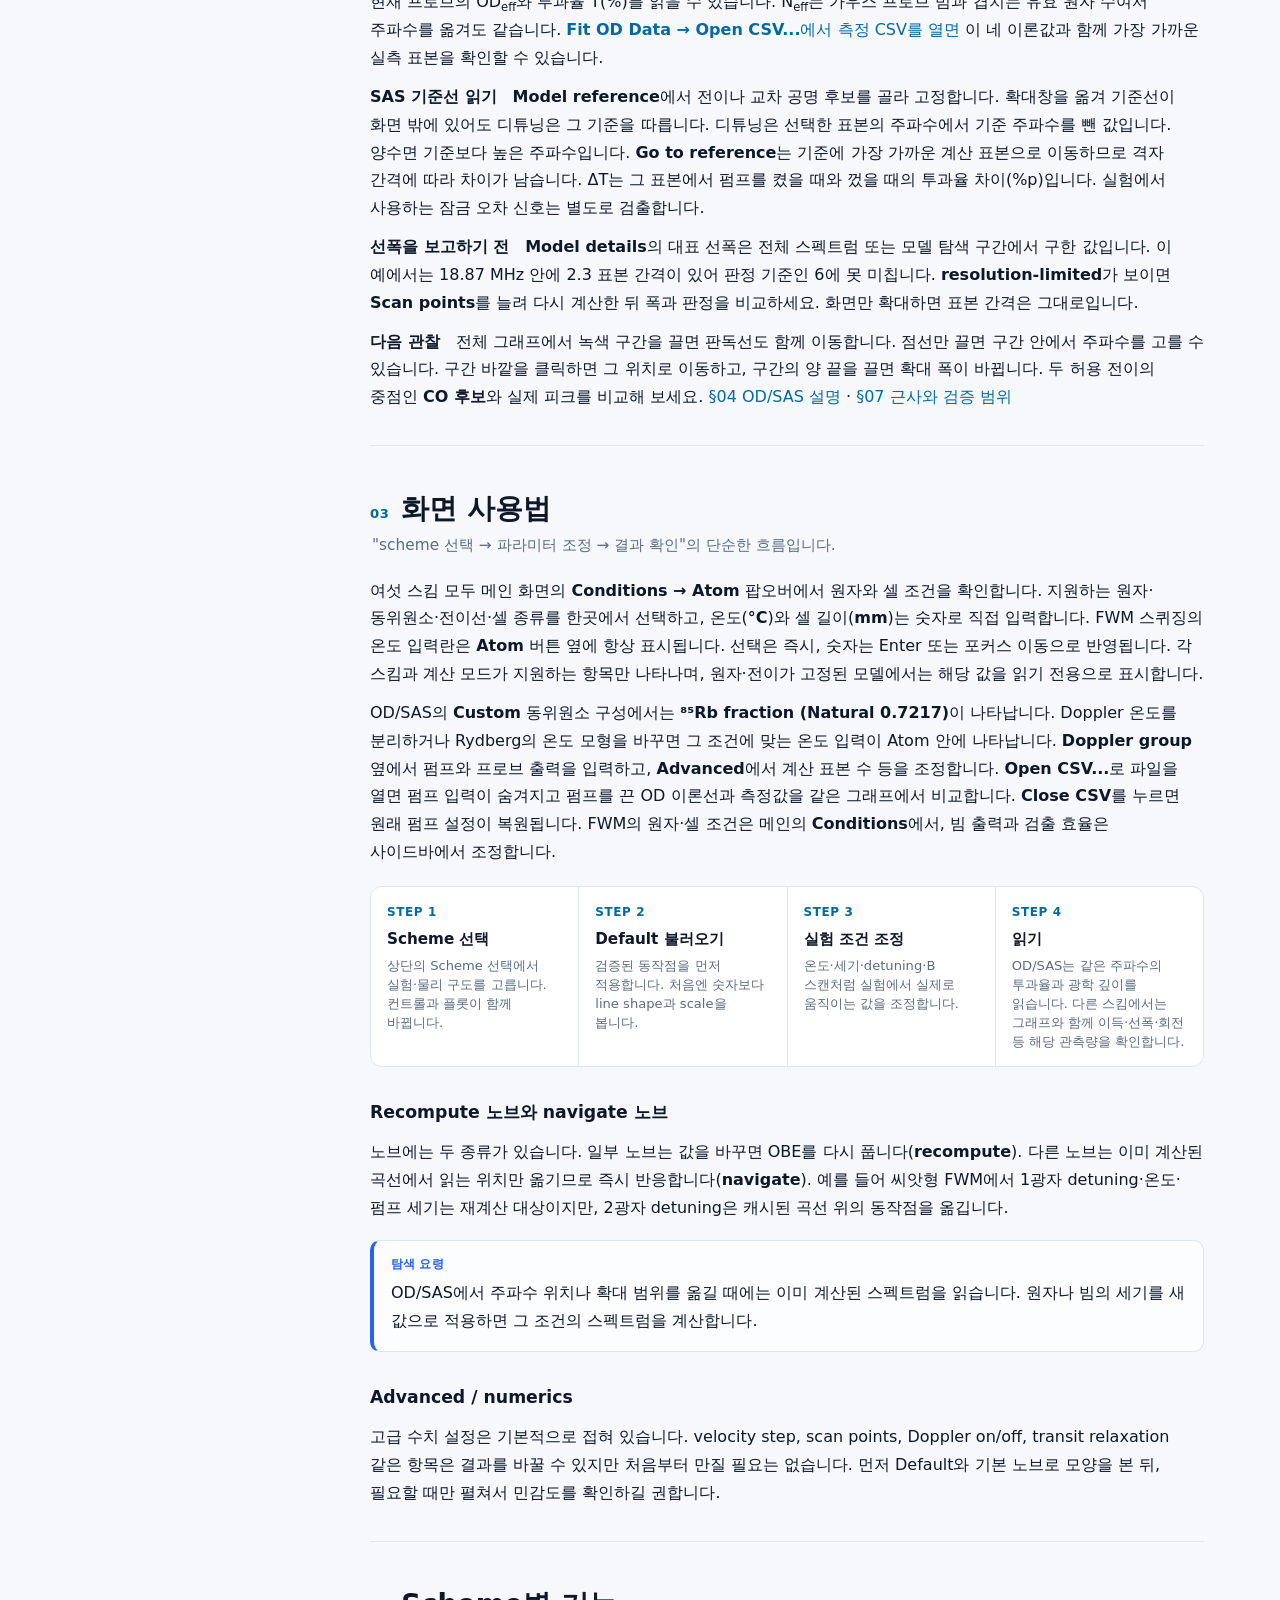
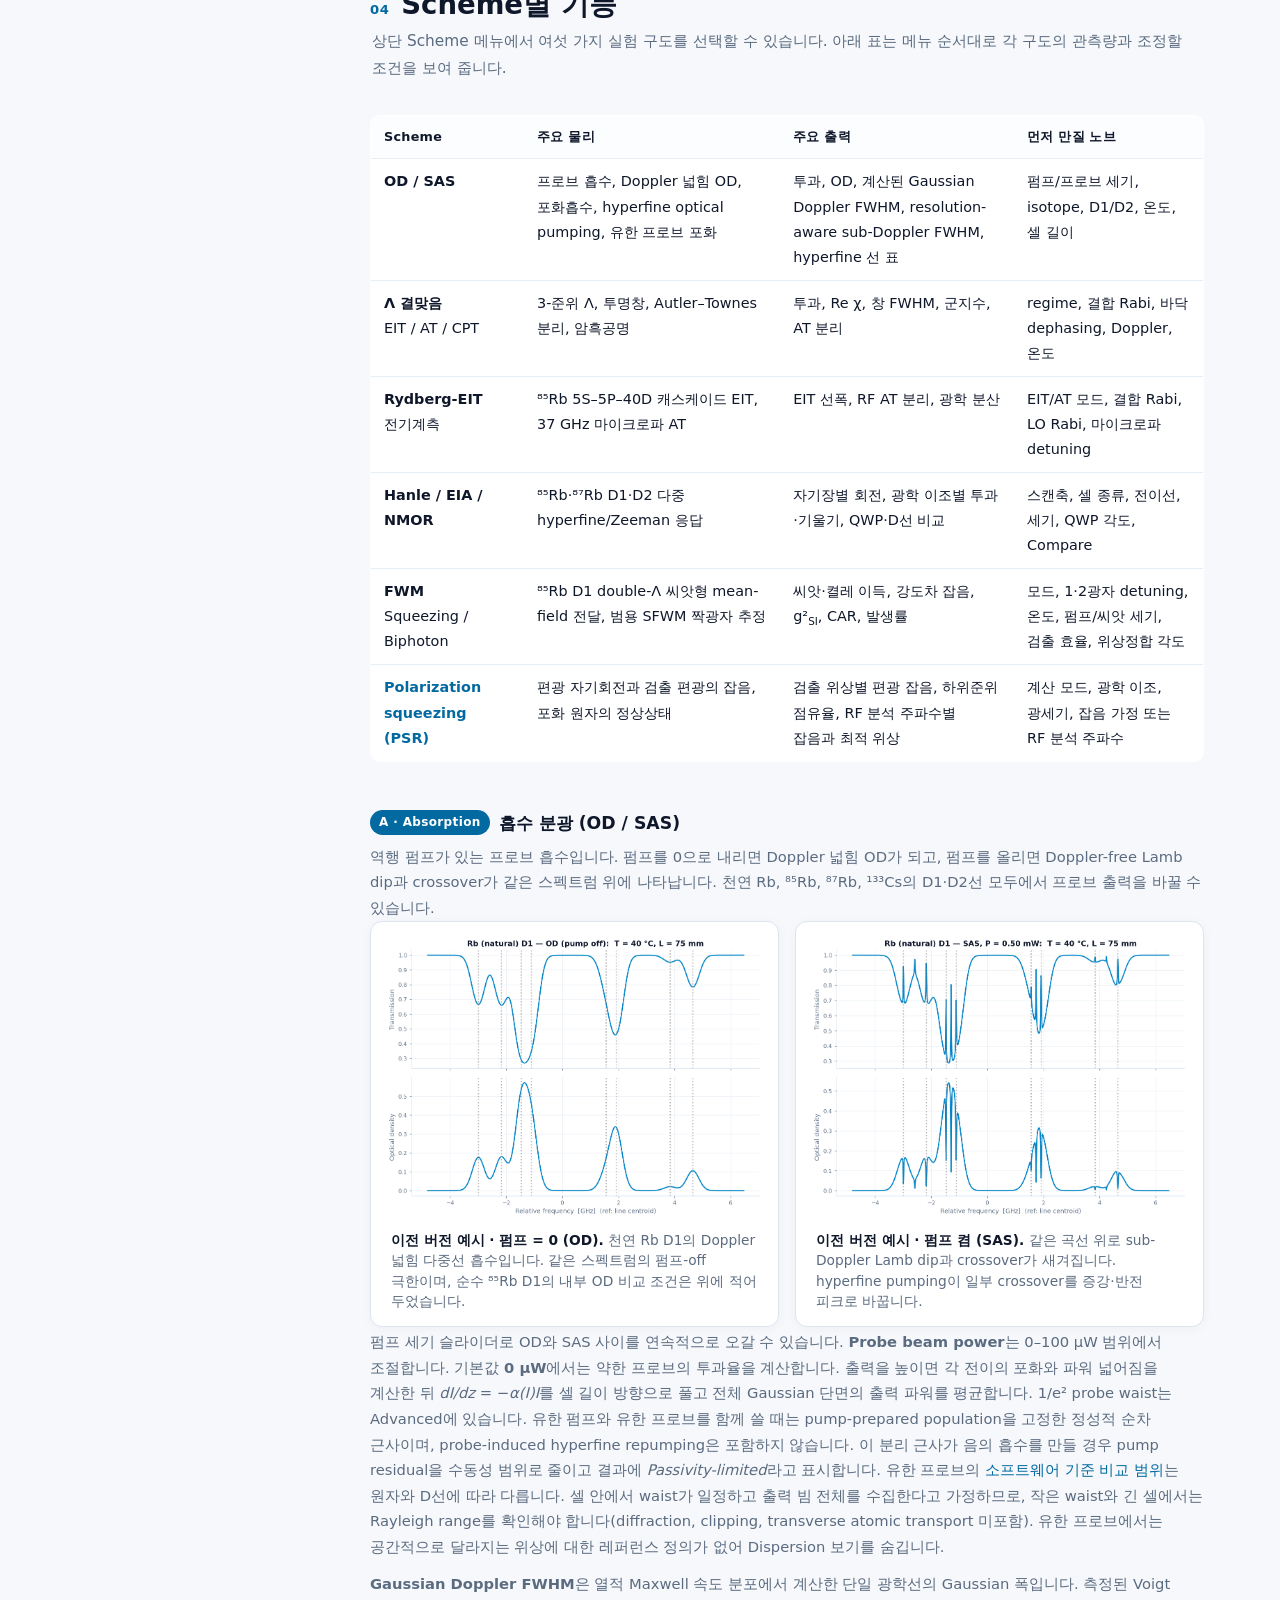
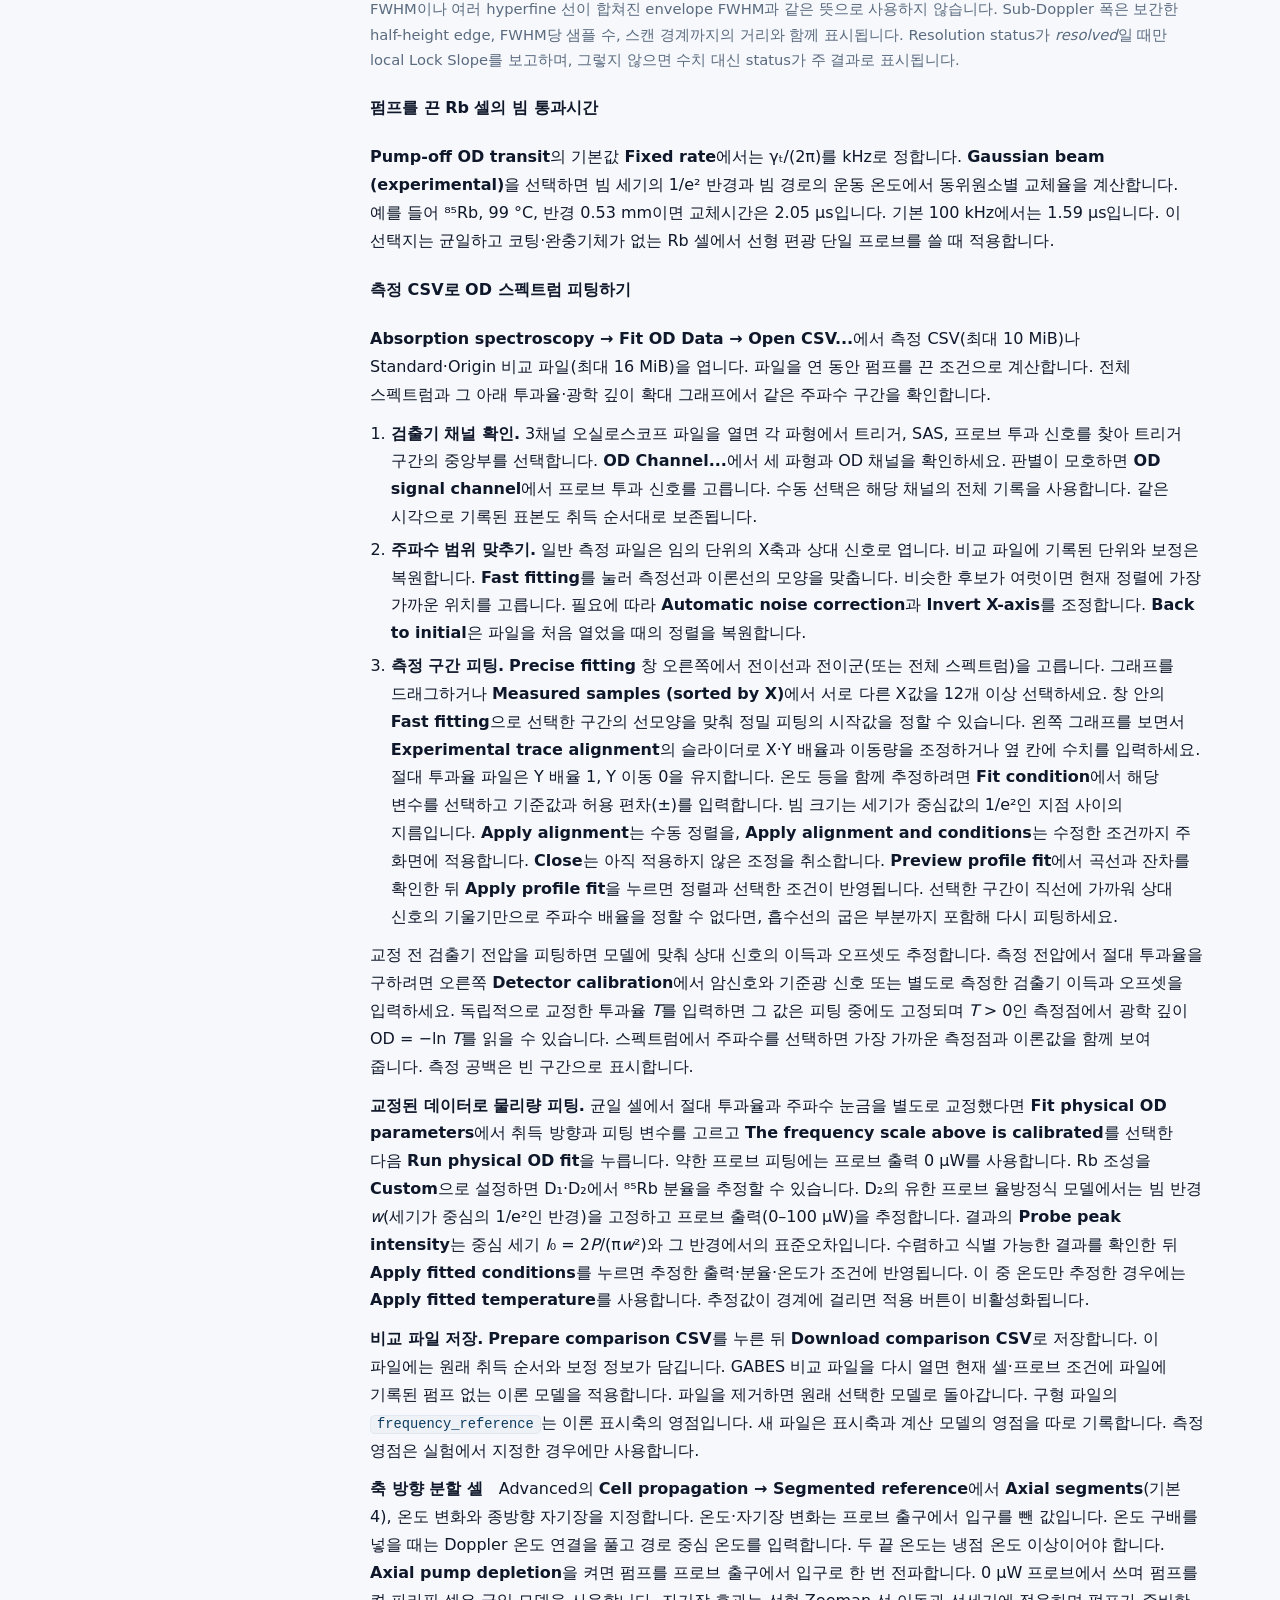
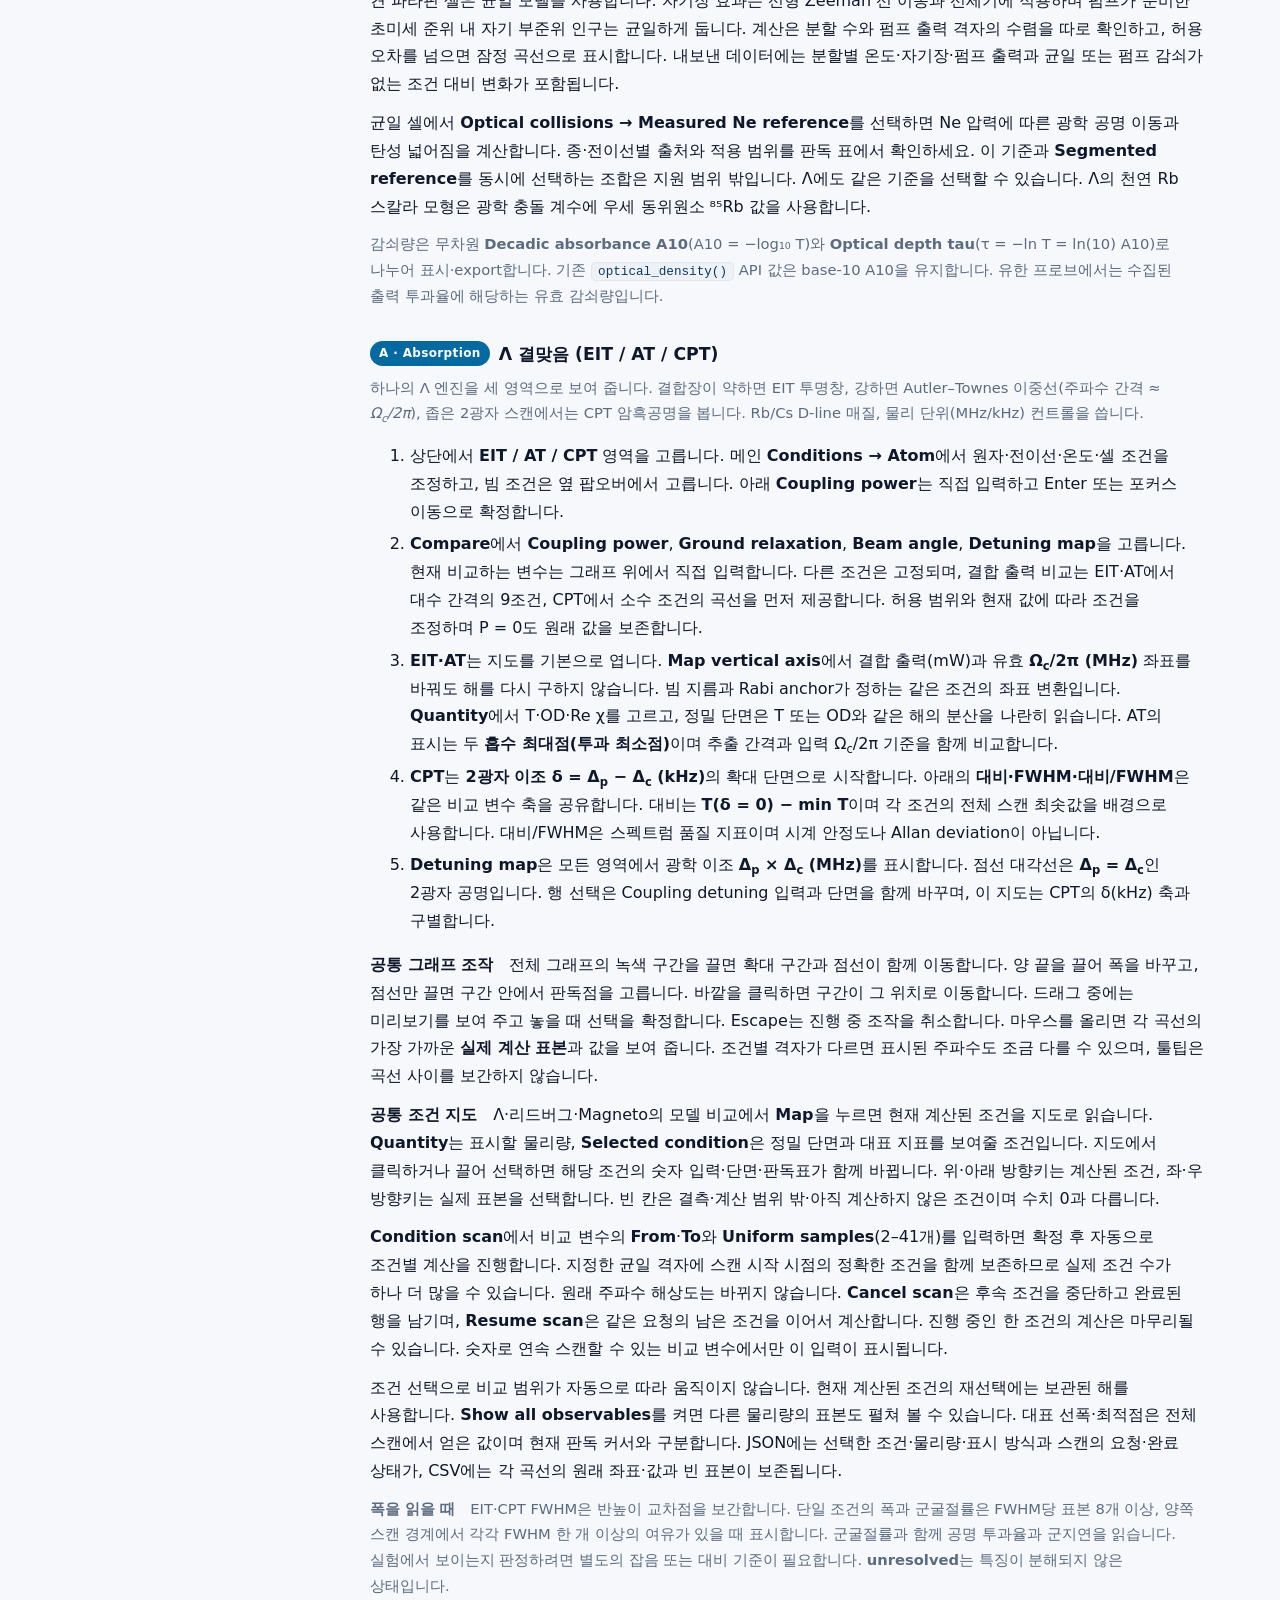
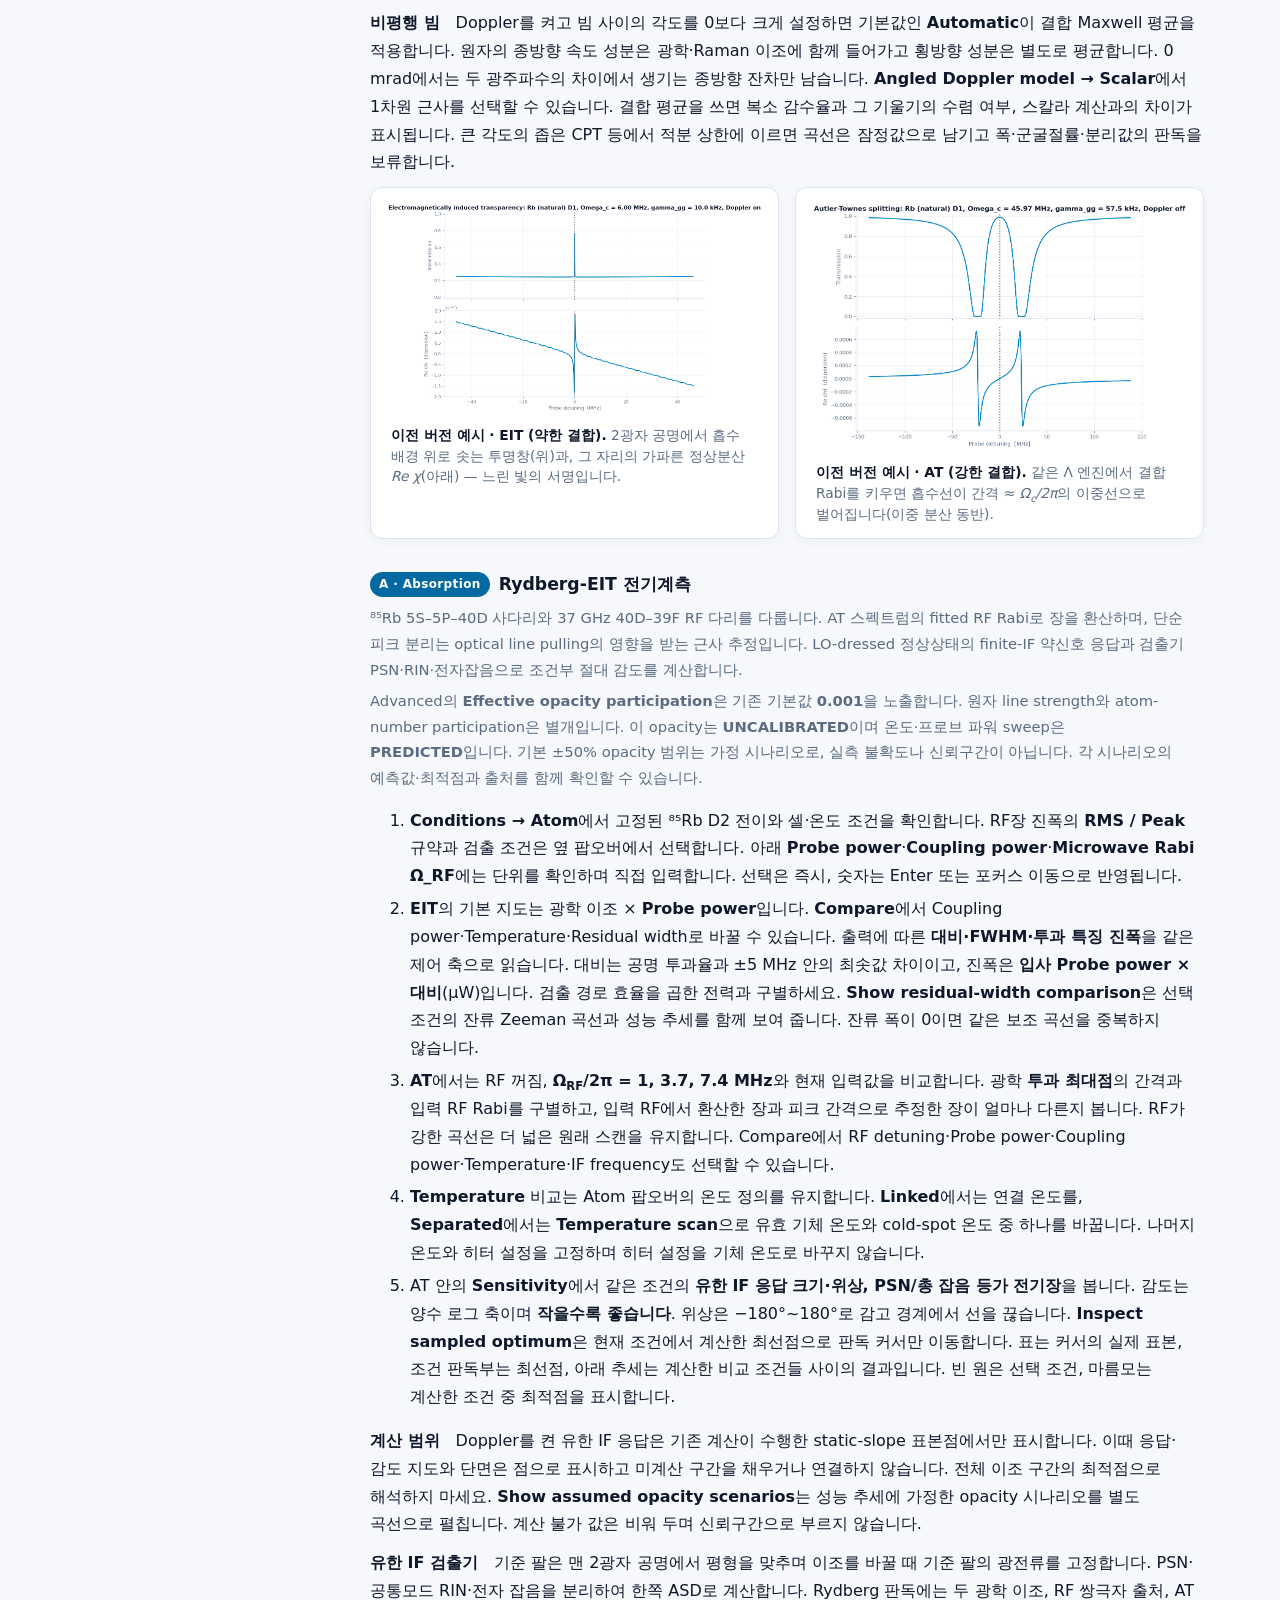
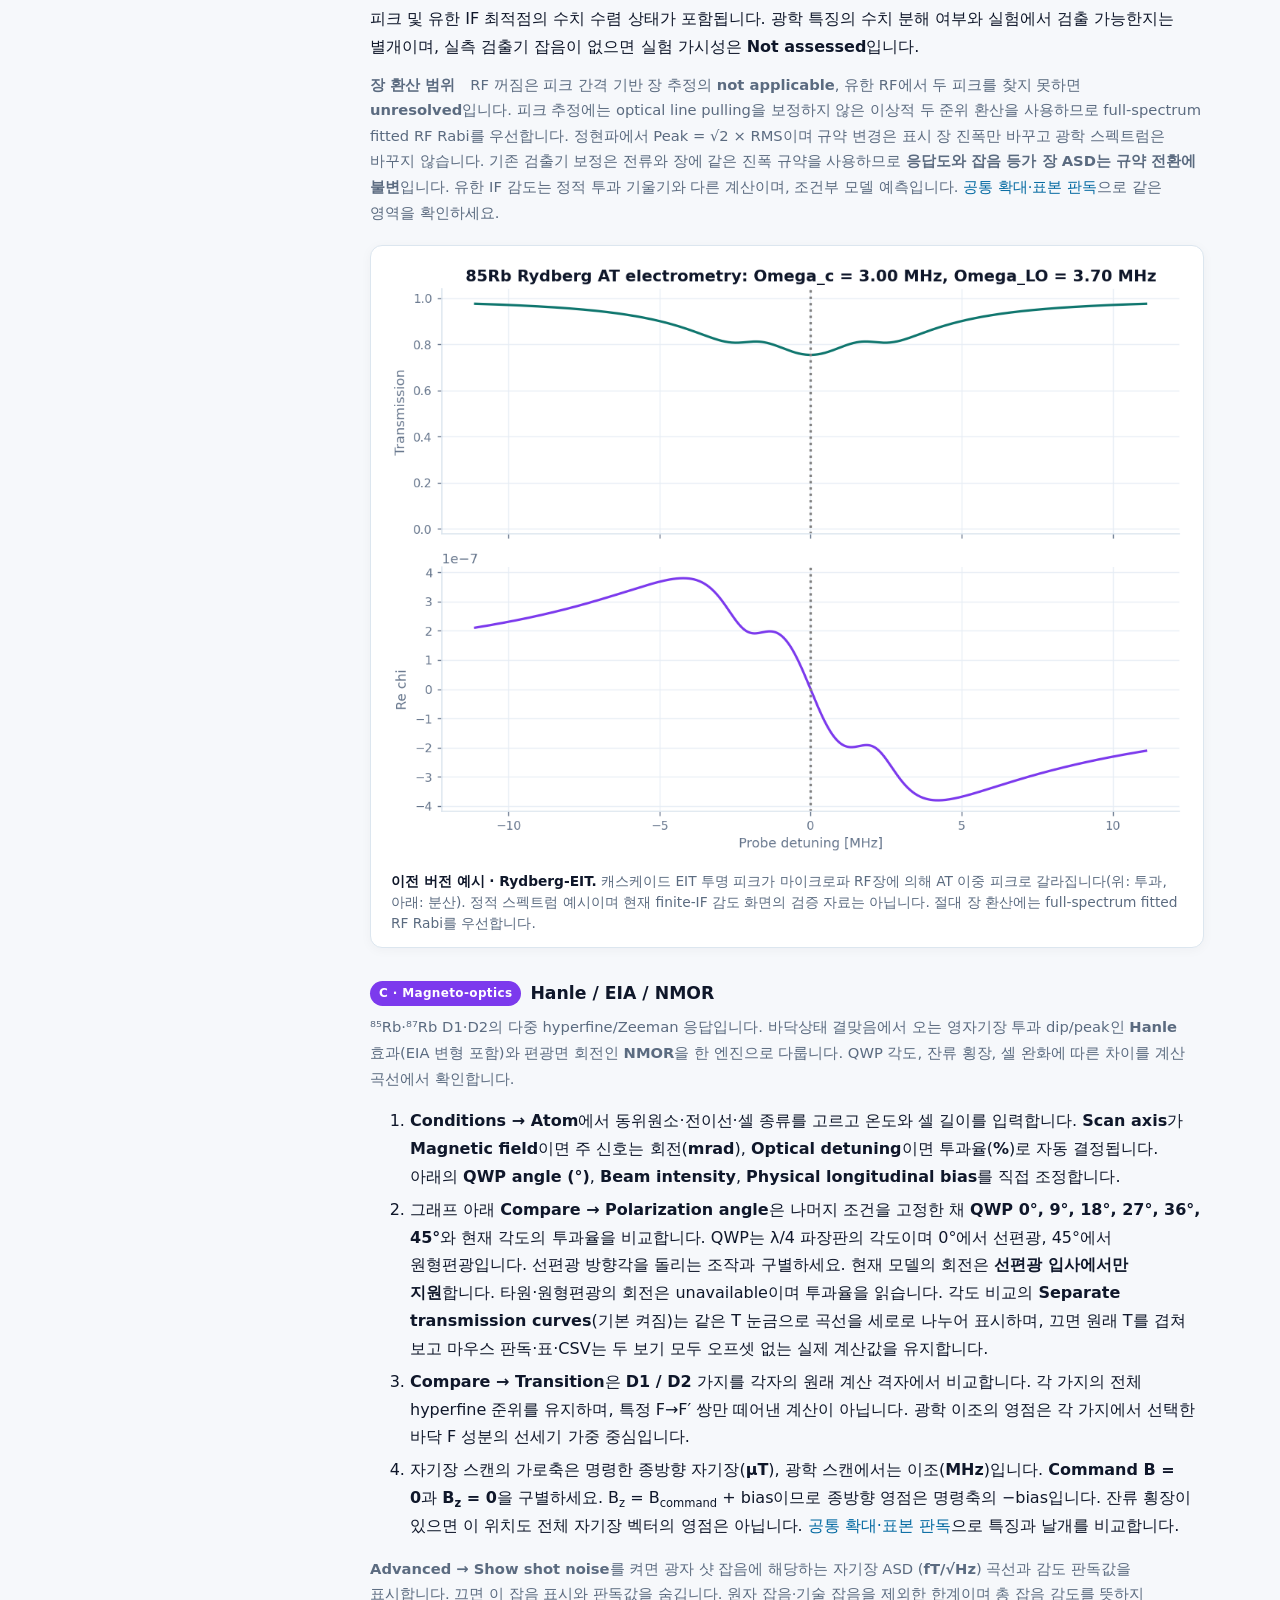
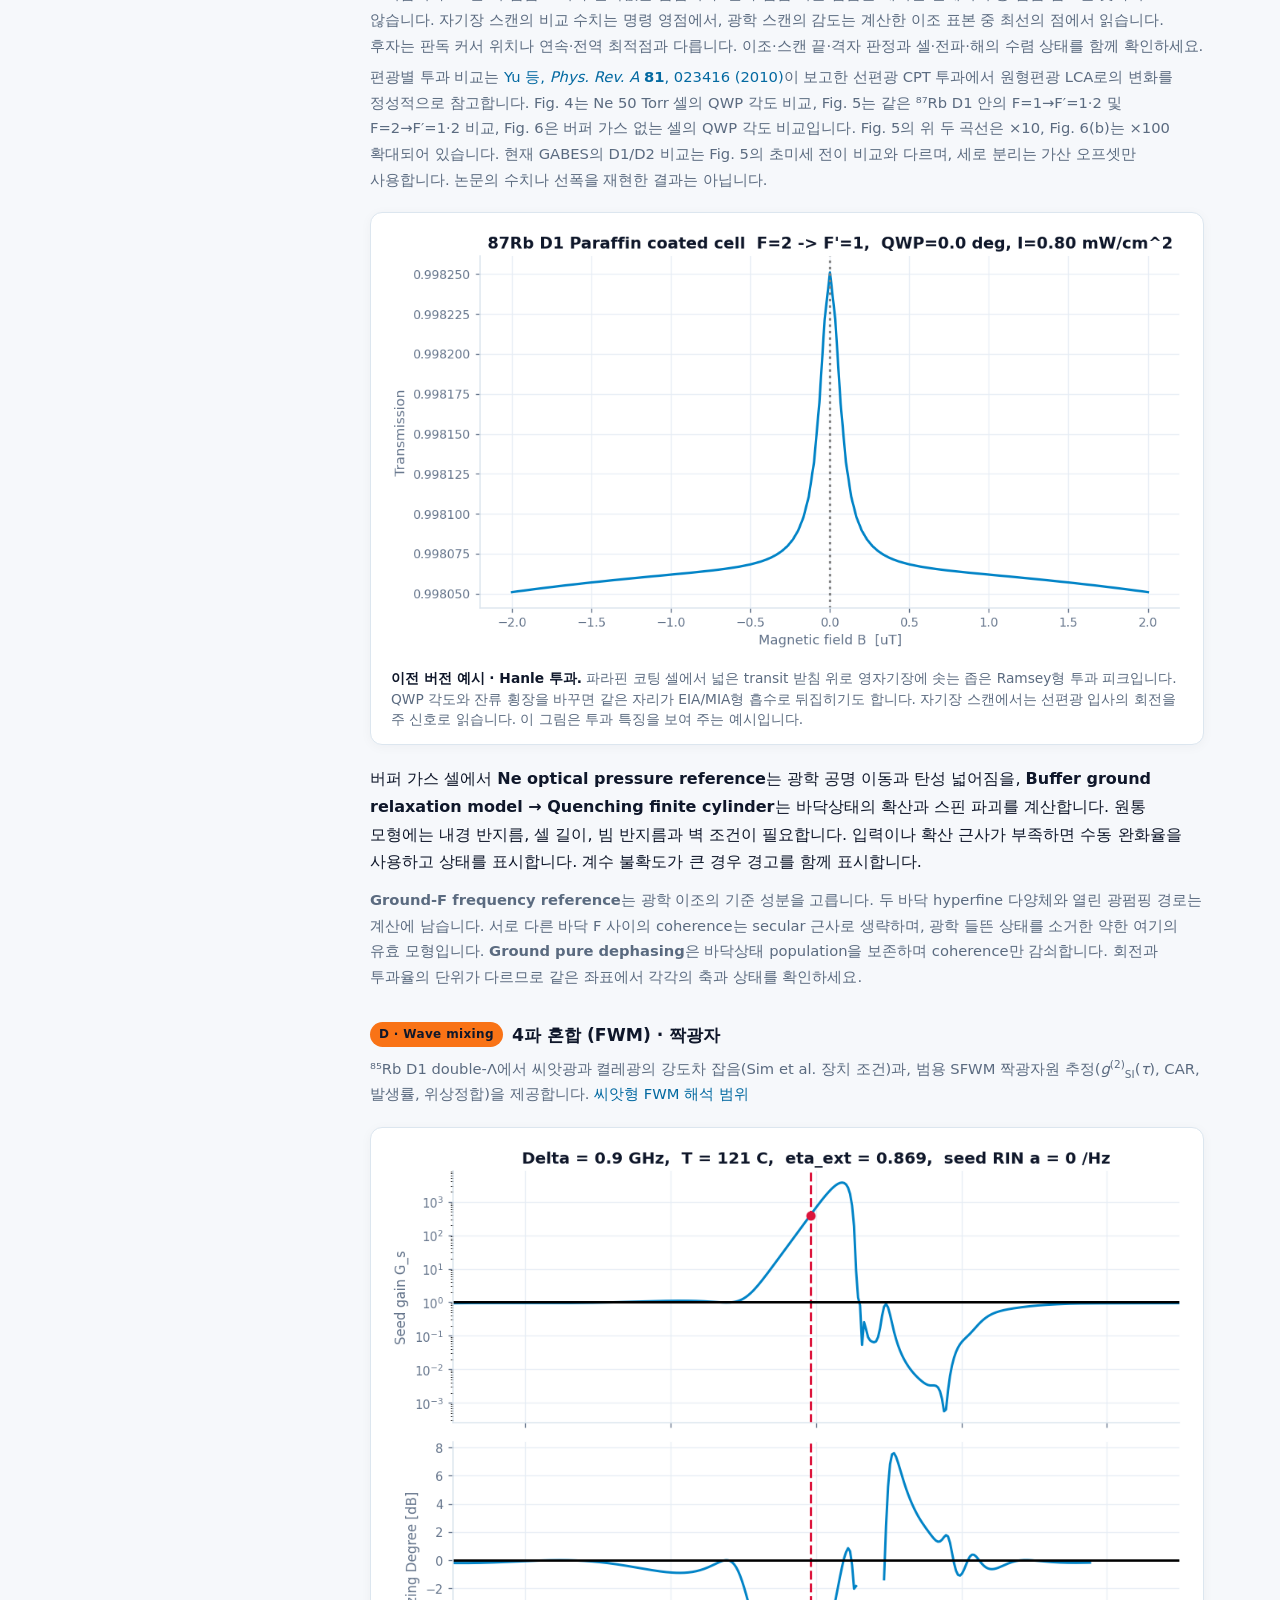
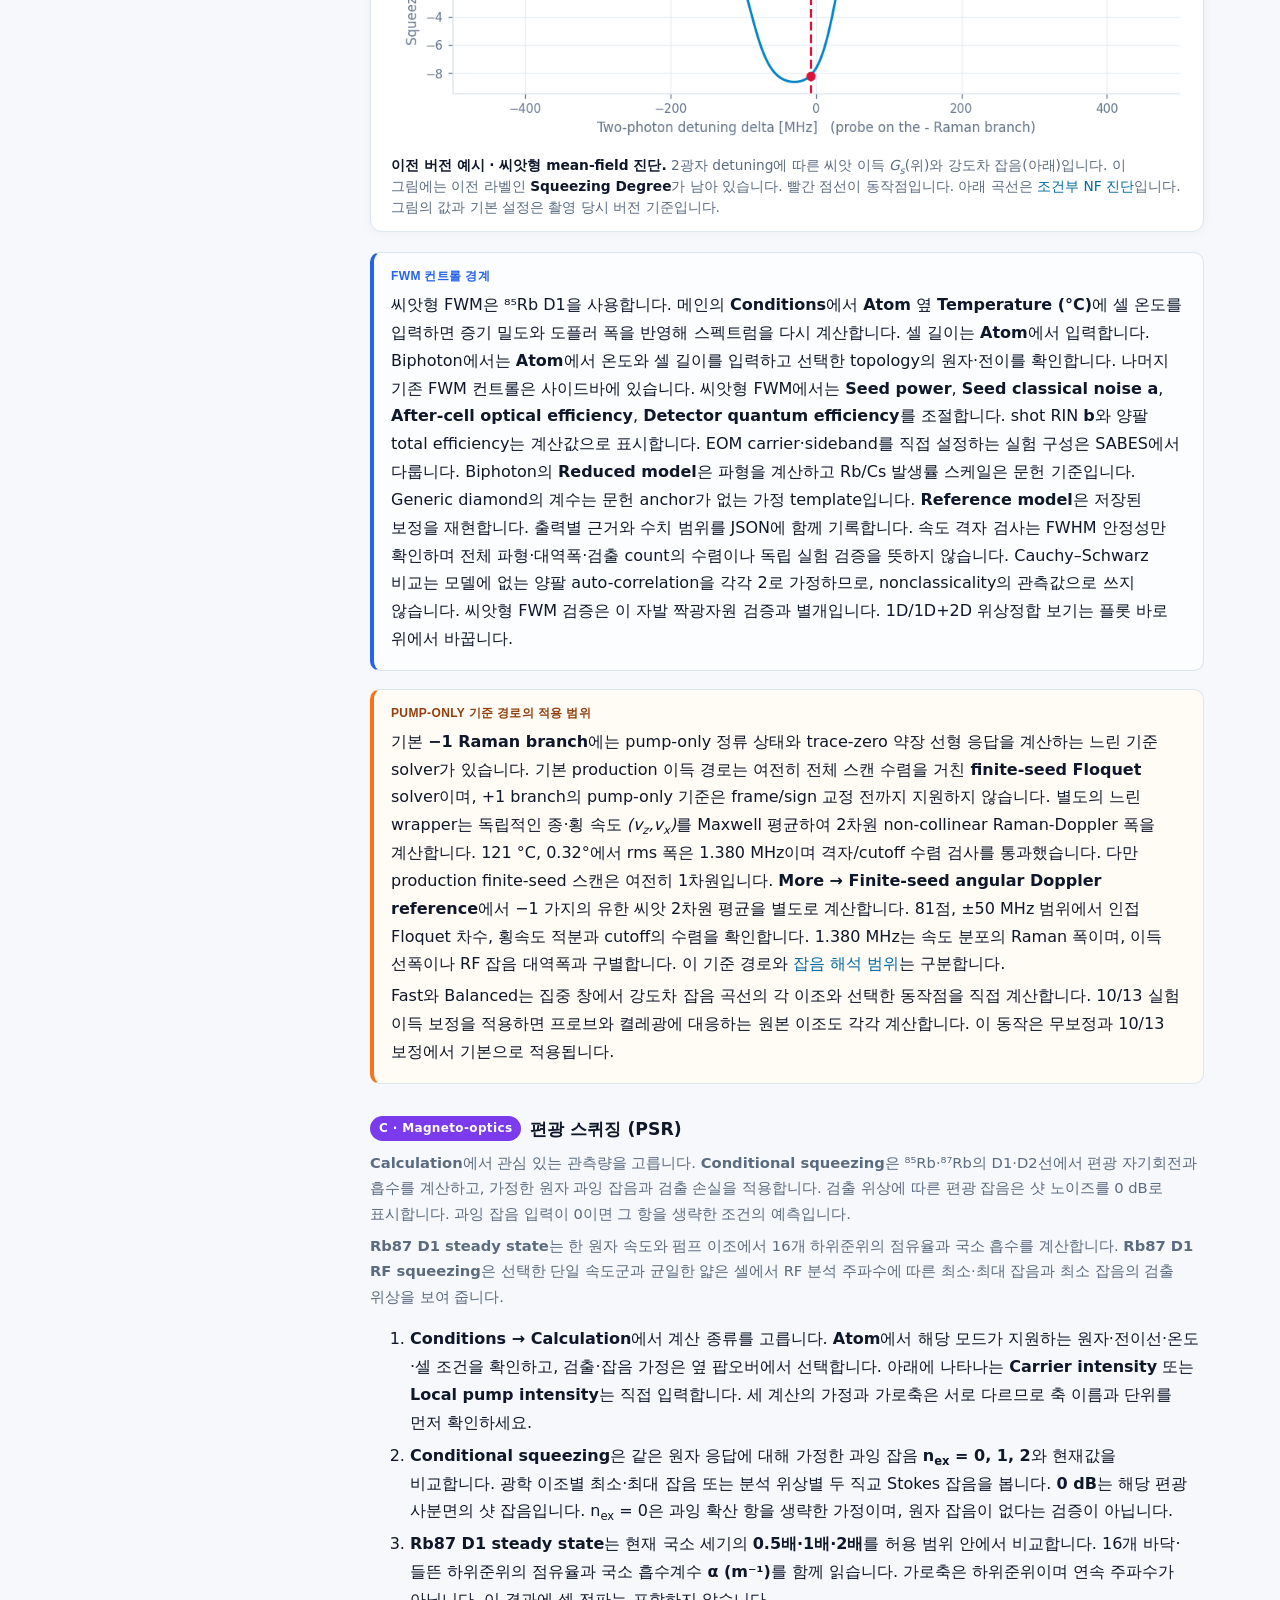
<file: docs/Userguide/GABES_User_Guide_v2.html>
<!DOCTYPE html>
<html lang="ko">
<head>
<meta charset="utf-8">
<meta name="viewport" content="width=device-width, initial-scale=1">
<title>GABES 사용자 안내서 · User's Guide (v2)</title>
<style>
:root{
  --bg:#F6F8FB; --surface:#FFFFFF; --surface-2:#FBFDFF;
  --ink:#0F172A; --muted:#5B6B80; --faint:#64748B;
  --border:#DCE6EF; --grid:#E6EDF5;
  --cyan:#0369A1; --blue:#2563EB; --teal:#0F766E;
  --warm:#F97316; --rose:#F43F5E; --violet:#7C3AED;
  --code-bg:#0F172A; --code-ink:#E2E8F0;
  --maxw:1200px;
}
*{box-sizing:border-box}
html{scroll-behavior:smooth}
body{
  margin:0; background:var(--bg); color:var(--ink);
  font-family:"Pretendard","Apple SD Gothic Neo","Malgun Gothic",
    "Noto Sans KR","Segoe UI","Inter",system-ui,-apple-system,sans-serif;
  font-size:16px; line-height:1.74; letter-spacing:0;
  word-break:keep-all; overflow-wrap:break-word;
  -webkit-font-smoothing:antialiased; text-rendering:optimizeLegibility;
}
a{color:var(--cyan); text-decoration:none}
a:hover{text-decoration:underline}
code,kbd,.mono{font-family:"JetBrains Mono","SFMono-Regular","Consolas","D2Coding",monospace; font-size:max(0.75rem,0.86em)}

/* ---------- layout ---------- */
.wrap{max-width:var(--maxw); margin:0 auto; padding:0 clamp(16px,3vw,36px)}
.layout{display:grid; grid-template-columns:252px minmax(0,1fr); gap:42px;
  align-items:start; padding-top:34px; padding-bottom:80px}
@media(max-width:920px){.layout{grid-template-columns:minmax(0,1fr); gap:0}}
.layout main{min-width:0}
@media(prefers-reduced-motion:reduce){html{scroll-behavior:auto}}

/* ---------- hero ---------- */
.hero{background:var(--surface); border-bottom:1px solid var(--border)}
.hero-inner{max-width:var(--maxw); margin:0 auto; padding:34px clamp(16px,3vw,36px) 30px}
.hairline{height:3px; width:100%; border-radius:999px; margin:0 0 22px;
  background:linear-gradient(90deg,#22D3EE 0%,#2563EB 52%,#F43F5E 100%)}
.hero-logos{display:flex; align-items:center; justify-content:space-between;
  gap:20px; flex-wrap:wrap}
.hero-logos svg{max-width:430px; width:min(62%,430px); height:auto; display:block}
.hero-logos .lab{display:flex; align-items:center; gap:11px; flex:0 0 auto}
.hero-logos .lab img{width:74px; height:74px; border-radius:999px; display:block}
.hero-logos .lab .cap{font-size:0.75rem; color:var(--muted); line-height:1.35;
  font-weight:600; max-width:8.5rem}
.hero-logos .lab .cap b{display:block; color:var(--ink); font-weight:720; font-size:0.82rem}
@media(max-width:560px){.hero-logos .lab .cap{display:none}}
.hero p.lead{max-width:64rem; margin:18px 0 0; color:var(--muted);
  font-size:1.04rem; line-height:1.66}
.badges{display:flex; flex-wrap:wrap; gap:7px; margin-top:18px}
.badge{display:inline-flex; align-items:center; gap:6px; min-height:1.5rem;
  padding:3px 11px; border-radius:999px; border:1px solid var(--border);
  background:#F8FAFC; color:var(--muted); font-size:0.75rem; font-weight:650}
.badge.beta{border-color:#FBCFE8; background:#FDF2F8; color:#BE185D}
.badge.dot::before{content:""; width:7px; height:7px; border-radius:999px; background:var(--cyan)}
.hero-stats{display:grid; grid-template-columns:repeat(4,minmax(0,1fr)); gap:11px; margin-top:24px}
@media(max-width:680px){.hero-stats{grid-template-columns:repeat(2,1fr)}}
.hero-stats .s{border:1px solid var(--border); background:var(--surface-2);
  border-radius:12px; padding:13px 14px}
.hero-stats .s b{display:block; font-size:1rem; line-height:1.25; margin-bottom:3px}
.hero-stats .s span{color:var(--muted); font-size:0.82rem}

/* ---------- TOC ---------- */
nav.toc{position:sticky; top:26px; align-self:start; font-size:0.9rem;
  max-height:calc(100vh - 52px); overflow:auto}
@media(max-width:920px){nav.toc{position:static; max-height:none; margin-bottom:8px}}
nav.toc .toc-card{background:var(--surface); border:1px solid var(--border);
  border-radius:12px; padding:14px 14px 16px; box-shadow:0 2px 10px rgba(15,23,42,.03)}
nav.toc h4{margin:0 0 10px; font-size:0.75rem; letter-spacing:.08em;
  text-transform:uppercase; color:var(--faint)}
nav.toc ol{list-style:none; margin:0; padding:0; counter-reset:toc}
nav.toc li{counter-increment:toc; margin:1px 0}
nav.toc li a{display:flex; gap:9px; padding:5px 8px; border-radius:7px;
  color:var(--muted); line-height:1.3}
nav.toc li a::before{content:counter(toc); color:var(--faint);
  font-variant-numeric:tabular-nums; font-weight:700; min-width:1.1em}
nav.toc li a:hover{background:var(--grid); color:var(--ink); text-decoration:none}
nav.toc li a.toc-sub{margin-left:1.1em}
nav.toc li a.toc-sub::before{content:"↳"}

/* ---------- sections ---------- */
section{scroll-margin-top:20px; margin-bottom:8px}
.sec-head{display:flex; align-items:baseline; gap:12px; margin:46px 0 6px}
section:first-of-type .sec-head{margin-top:6px}
.sec-num{font-size:0.82rem; font-weight:800; color:var(--cyan);
  font-variant-numeric:tabular-nums; letter-spacing:.04em; flex:0 0 auto; padding-top:2px}
.sec-head h2{margin:0; font-size:clamp(1.32rem,2.2vw,1.72rem); font-weight:760; line-height:1.2}
.sec-sub{color:var(--muted); margin:2px 0 18px 2px; font-size:0.96rem}
h3{font-size:1.08rem; font-weight:720; margin:30px 0 8px}
h3 .k{color:var(--cyan)}
p{margin:11px 0}
strong{font-weight:680}
ul,ol.body{margin:11px 0; padding-left:1.3em}
li{margin:5px 0}
hr.soft{border:none; border-top:1px solid var(--border); margin:34px 0}

/* ---------- cards / callouts ---------- */
.card{background:var(--surface); border:1px solid var(--border); border-radius:12px;
  padding:20px 22px; margin:18px 0; box-shadow:0 2px 12px rgba(15,23,42,.03)}
.callout{border:1px solid var(--border); border-left:4px solid var(--cyan);
  border-radius:10px; padding:13px 17px; margin:18px 0; background:var(--surface-2)}
.callout .tag{font-size:0.75rem; font-weight:760; letter-spacing:.03em;
  text-transform:uppercase; color:var(--cyan); display:block; margin-bottom:2px}
.callout p{margin:4px 0}
.callout.note{border-left-color:var(--blue)} .callout.note .tag{color:var(--blue)}
.callout.warn{border-left-color:var(--warm); background:#FFFBF5} .callout.warn .tag{color:#92400E}
.callout.key{border-left-color:var(--blue); background:#F5F9FF} .callout.key .tag{color:var(--blue)}

/* ---------- two-column use cases ---------- */
.usecols{display:grid; grid-template-columns:1fr 1fr; gap:14px; margin:18px 0}
@media(max-width:680px){.usecols{grid-template-columns:1fr}}
.usecols .col{background:var(--surface); border:1px solid var(--border);
  border-radius:12px; padding:16px 18px}
.usecols .col h4{margin:0 0 4px; font-size:0.96rem}
.usecols .col.good h4{color:var(--teal)}
.usecols .col.care h4{color:#92400E}
.usecols .col ul{margin:6px 0 0; padding-left:1.15em}
.usecols .col li{font-size:0.92rem; color:var(--ink)}

/* ---------- equations ---------- */
.eq{display:block; text-align:center; margin:16px auto; padding:14px 16px;
  background:var(--surface-2); border:1px solid var(--border); border-radius:10px;
  font-family:"STIX Two Math","Cambria Math","Latin Modern Math",Georgia,serif;
  font-size:1.12rem; color:var(--ink); overflow-x:auto}
.eq .lbl{float:right; color:var(--faint); font-size:0.8rem; font-style:italic; font-family:inherit}
@media(max-width:680px){
  .eq{white-space:nowrap; text-align:start}
  .eq .lbl{float:none; display:block; margin-top:4px}
}
.var{font-style:italic}
sub,sup{font-size:0.72em; line-height:0}

/* ---------- figures ---------- */
figure{margin:20px 0; background:var(--surface); border:1px solid var(--border);
  border-radius:12px; padding:14px 14px 4px; box-shadow:0 2px 12px rgba(15,23,42,.04)}
figure img{display:block; width:100%; height:auto; border-radius:6px}
figure figcaption{color:var(--muted); font-size:0.86rem; line-height:1.5; padding:11px 6px 10px}
figure figcaption b{color:var(--ink); font-weight:680}
.fig-2{display:grid; grid-template-columns:1fr 1fr; gap:16px}
@media(max-width:680px){.fig-2{grid-template-columns:1fr}}
.fig-2 figure{margin:0}
.first-spectrum{margin-top:30px; scroll-margin-top:12px}
.first-spectrum h3{margin-bottom:6px}
.first-spectrum ol{padding-inline-start:1.45em}
.first-spectrum li{margin:.48em 0}
.first-spectrum figure{padding:8px 8px 4px}
.first-spectrum .conditions{font-size:.94rem; color:var(--muted)}
#od-sas{scroll-margin-top:14px}

/* ---------- scheme blocks ---------- */
.scheme .head{display:flex; flex-wrap:wrap; align-items:center; gap:9px; margin-bottom:2px}
.scheme .cl{font-size:0.75rem; font-weight:760; letter-spacing:.03em; padding:2px 9px;
  border-radius:999px; color:#fff}
.cl.a{background:var(--cyan)} .cl.c{background:var(--violet)} .cl.d{background:var(--warm); color:var(--ink)}
.scheme h3{margin:0}
.scheme .out{color:var(--muted); font-size:0.92rem; margin:6px 0 0}

/* ---------- pipeline ---------- */
.pipe{display:flex; flex-wrap:wrap; align-items:stretch; gap:0; margin:20px 0;
  border:1px solid var(--border); border-radius:12px; overflow:hidden; background:var(--surface)}
.pipe .step{flex:1 1 0; min-width:150px; padding:15px 16px; border-right:1px solid var(--border)}
.pipe .step:last-child{border-right:none}
.pipe .step .n{font-size:0.75rem; font-weight:800; color:var(--cyan); letter-spacing:.05em}
.pipe .step .t{font-weight:700; margin:3px 0 4px; font-size:0.95rem}
.pipe .step .d{color:var(--muted); font-size:0.82rem; line-height:1.45}
.pipe .step.hot{background:#F5F9FF} .pipe .step.hot .n{color:var(--blue)}
.pipe .step.cool{background:#F0FBFF} .pipe .step.cool .n{color:var(--teal)}

/* ---------- numbered speed list ---------- */
.speed{counter-reset:sp; display:grid; gap:12px; margin:18px 0}
.speed .it{counter-increment:sp; position:relative; padding:15px 18px 15px 56px;
  border:1px solid var(--border); border-radius:12px; background:var(--surface)}
.speed .it::before{content:counter(sp); position:absolute; left:15px; top:15px;
  width:28px; height:28px; border-radius:9px; display:flex; align-items:center;
  justify-content:center; background:#E0F2FE; color:#075985; font-weight:800; font-size:0.9rem}
.speed .it h4{margin:0 0 4px; font-size:1rem}
.speed .it p{margin:0; color:var(--muted); font-size:0.92rem}

/* ---------- metric chips ---------- */
.metrics{display:grid; grid-template-columns:repeat(auto-fit,minmax(150px,1fr)); gap:10px; margin:18px 0}
.metric{background:var(--surface); border:1px solid var(--border); border-left:3px solid var(--metric,#2563EB);
  border-radius:10px; padding:12px 14px; box-shadow:0 2px 9px rgba(15,23,42,.025)}
.metric .l{color:var(--muted); font-size:0.75rem; font-weight:650}
.metric .v{font-size:1.42rem; font-weight:780; line-height:1.15; margin-top:3px; font-variant-numeric:tabular-nums}
.metric .s{color:var(--faint); font-size:0.75rem; margin-top:2px}

/* ---------- benchmark bar viz ---------- */
.bench{background:var(--surface); border:1px solid var(--border); border-radius:14px;
  padding:20px 22px; margin:18px 0; box-shadow:0 2px 12px rgba(15,23,42,.04);
  display:grid; grid-template-columns:1fr auto; gap:22px; align-items:center}
@media(max-width:680px){.bench{grid-template-columns:1fr; gap:16px}}
.bench .bars{display:flex; flex-direction:column; gap:14px; min-width:0}
.bench .row .top{display:flex; justify-content:space-between; align-items:baseline;
  margin-bottom:5px; gap:10px}
.bench .row .nm{font-size:0.86rem; font-weight:680; color:var(--ink)}
.bench .row .nm small{font-weight:600; color:var(--faint); font-size:0.78rem}
.bench .row .ms{font-size:1.08rem; font-weight:800; font-variant-numeric:tabular-nums;
  color:var(--ink); white-space:nowrap}
.bench .track{height:22px; background:var(--grid); border-radius:7px; overflow:hidden}
.bench .fill{height:100%; border-radius:7px; display:flex; align-items:center;
  transition:width .5s ease}
.bench .fill.slow{background:repeating-linear-gradient(45deg,#94A3B8,#94A3B8 9px,#8794A6 9px,#8794A6 18px)}
.bench .fill.fast{background:linear-gradient(90deg,#22D3EE,#2563EB)}
.bench .speed{flex:0 0 auto; text-align:center; padding:0 8px;
  border-left:1px solid var(--border)}
@media(max-width:680px){.bench .speed{border-left:none; border-top:1px solid var(--border); padding-top:14px}}
.bench .speed .big{font-size:2.7rem; font-weight:820; line-height:1;
  background:linear-gradient(90deg,#2563EB,#F43F5E); -webkit-background-clip:text;
  background-clip:text; -webkit-text-fill-color:transparent; font-variant-numeric:tabular-nums}
.bench .speed .lab2{font-size:0.78rem; color:var(--muted); font-weight:680; margin-top:3px}
.bench .speed .eq0{font-size:0.75rem; color:var(--teal); font-weight:700; margin-top:7px;
  display:inline-flex; align-items:center; gap:5px; padding:3px 9px; border-radius:999px;
  background:#EAF8F5; border:1px solid #C7EBE3}

/* ---------- table ---------- */
.table-wrap{max-width:100%; overflow-x:auto}
.table-wrap:focus-visible,.eq:focus-visible{outline:2px solid var(--cyan); outline-offset:2px}
@media(max-width:680px){.table-wrap .tbl{min-width:36rem}}
.tbl{width:100%; border-collapse:collapse; margin:16px 0; font-size:0.9rem;
  background:var(--surface); border:1px solid var(--border); border-radius:10px; overflow:hidden}
.tbl th,.tbl td{padding:10px 13px; text-align:left; border-bottom:1px solid var(--grid); vertical-align:top}
.tbl th{background:var(--surface-2); font-weight:700; color:var(--ink); font-size:0.8rem; letter-spacing:.02em}
.tbl tr:last-child td{border-bottom:none}
.tbl td.num{text-align:right; font-variant-numeric:tabular-nums; font-family:"JetBrains Mono","Consolas",monospace}
.tbl tr:hover td{background:#FBFDFF}
.tbl td b{font-weight:700}

/* ---------- FAQ ---------- */
.faq details{background:var(--surface); border:1px solid var(--border); border-radius:11px;
  padding:2px 18px; margin:10px 0}
.faq details[open]{box-shadow:0 2px 12px rgba(15,23,42,.04)}
.faq summary{cursor:pointer; font-weight:680; padding:13px 0; list-style:none; color:var(--ink)}
.faq summary::-webkit-details-marker{display:none}
.faq summary::before{content:"Q  "; color:var(--cyan); font-weight:800}
.faq details[open] summary{border-bottom:1px solid var(--grid)}
.faq details p{color:var(--muted); font-size:0.94rem; margin:11px 0 14px}

/* ---------- launch buttons ---------- */
.launch-row{display:flex; gap:12px; flex-wrap:wrap; margin:6px 0 18px}
.launch{display:flex; align-items:center; gap:13px; flex:1 1 300px;
  padding:14px 18px; border-radius:12px; text-decoration:none;
  background:linear-gradient(100deg,#0369A1,#2563EB); color:#fff;
  box-shadow:0 6px 20px rgba(37,99,235,.22); border:1px solid #1D4ED8;
  transition:transform .12s ease, box-shadow .12s ease}
.launch:hover{transform:translateY(-1px); box-shadow:0 9px 26px rgba(37,99,235,.3); text-decoration:none}
.launch .ic{flex:0 0 auto; width:34px; height:34px; border-radius:9px;
  background:rgba(255,255,255,.18); display:flex; align-items:center; justify-content:center;
  font-size:0.9rem; color:#fff}
.launch .txt{display:flex; flex-direction:column; line-height:1.3; flex:1 1 auto; min-width:0}
.launch .txt b{font-size:1.02rem; font-weight:740}
.launch .txt span{font-size:0.82rem; color:#DCEBFF}
.launch .arr{flex:0 0 auto; font-size:1.2rem; opacity:.85}
.launch.ghub{background:linear-gradient(100deg,#1F2937,#0F172A); border-color:#0B1220;
  box-shadow:0 6px 20px rgba(15,23,42,.22)}
.launch.ghub:hover{box-shadow:0 9px 26px rgba(15,23,42,.3)}
.launch.ghub .txt span{color:#A8B3C2}

/* ---------- code ---------- */
pre.code{background:var(--code-bg); color:var(--code-ink); border-radius:10px;
  padding:14px 16px; overflow-x:auto; font-size:0.85rem; line-height:1.6; margin:14px 0}
pre.code .c{color:#7DD3FC}
:not(pre)>code{background:#EEF2F7; color:#0B3B5E; padding:1px 6px; border-radius:5px; border:1px solid #E1E8F0}

/* ---------- footer ---------- */
footer{border-top:1px solid var(--border); background:var(--surface)}
footer .wrap.foot{padding:22px clamp(16px,3vw,36px); color:var(--muted); font-size:0.85rem;
  display:flex; flex-wrap:wrap; gap:18px; justify-content:space-between; align-items:center;
  max-width:var(--maxw); margin:0 auto}
footer .foot-left{display:flex; align-items:center; gap:13px; min-width:0}
footer .foot-left img{width:50px; height:50px; border-radius:999px; flex:0 0 auto}
footer .made{color:var(--ink); font-size:0.92rem}
footer .made b{font-weight:740; color:var(--cyan)}
footer .muted2{color:var(--faint); font-size:0.82rem}
footer .foot-right{text-align:right; line-height:1.5}
@media(max-width:680px){footer .foot-right{text-align:left}}
.kbd{display:inline-block; padding:1px 7px; border-radius:6px; border:1px solid var(--border);
  border-bottom-width:2px; background:#fff; font-size:0.8em; color:var(--ink);
  font-family:"JetBrains Mono","Consolas",monospace}
@media print{
  body{background:#fff} .layout{display:block; padding-top:10px}
  nav.toc{display:none} figure,section,.card{box-shadow:none; break-inside:avoid}
  .first-spectrum{break-before:page;break-inside:avoid}
  .first-spectrum .fig-2{grid-template-columns:1fr 1fr}
}
</style>
</head>
<body>

<!-- ============ HERO ============ -->
<header class="hero">
  <div class="hero-inner">
    <div class="hairline"></div>
    <div class="hero-logos">
    <svg width="960" height="232" viewBox="0 0 960 232" fill="none" xmlns="http://www.w3.org/2000/svg" role="img" aria-label="GABES — Generic Atomic Bloch Equation Solver">
      <defs>
        <linearGradient id="tc" x1="78" y1="150" x2="126" y2="78" gradientUnits="userSpaceOnUse"><stop stop-color="#0369A1"/><stop offset="1" stop-color="#22D3EE"/></linearGradient>
        <linearGradient id="tw" x1="118" y1="154" x2="170" y2="76" gradientUnits="userSpaceOnUse"><stop stop-color="#F97316"/><stop offset="1" stop-color="#F43F5E"/></linearGradient>
        <linearGradient id="sa" x1="300" y1="151" x2="620" y2="151" gradientUnits="userSpaceOnUse"><stop stop-color="#22D3EE"/><stop offset="0.52" stop-color="#2563EB"/><stop offset="1" stop-color="#F43F5E"/></linearGradient>
        <style>.ink{stroke:#0F172A}.word{fill:#0F172A;font-family:"IBM Plex Sans","Inter","Segoe UI",Arial,sans-serif;font-size:86px;font-weight:760}.tag{fill:#526174;font-family:"IBM Plex Sans","Inter","Segoe UI",Arial,sans-serif;font-size:21px;font-weight:500}</style>
      </defs>
      <g transform="translate(34 18)">
        <path d="M155 52C140 42 121 39 102 44C64 54 40 88 43 128C46 171 80 200 123 199C150 198 173 185 188 164" class="ink" stroke-width="18" stroke-linecap="round" stroke-linejoin="round"/>
        <path d="M132 124H194" class="ink" stroke-width="18" stroke-linecap="round"/>
        <path d="M194 124V84" class="ink" stroke-width="18" stroke-linecap="round"/>
        <path d="M68 84H124" class="ink" stroke-width="8.5" stroke-linecap="round"/>
        <path d="M102 158H158" class="ink" stroke-width="8.5" stroke-linecap="round"/>
        <path d="M84 153L122 89" stroke="url(#tc)" stroke-width="7.5" stroke-linecap="round" stroke-linejoin="round"/>
        <path d="M120 153L158 89" stroke="url(#tw)" stroke-width="7.5" stroke-linecap="round" stroke-linejoin="round"/>
        <circle cx="68" cy="84" r="4.8" fill="#0F172A"/><circle cx="158" cy="158" r="4.8" fill="#0F172A"/>
      </g>
      <g transform="translate(300 56)">
        <text x="0" y="80" class="word">GABES</text>
        <path d="M5 101H150C164 101 169 91 177 91C188 91 190 118 202 118C213 118 217 101 231 101H342" stroke="url(#sa)" stroke-width="4.75" stroke-linecap="round" stroke-linejoin="round"/>
        <text x="4" y="143" class="tag">Generic Atomic Bloch Equation Solver</text>
      </g>
    </svg>
      <div class="lab">
        <img src="userguide_assets/lab-logo.png" alt="Atom Optics Lab">
        <span class="cap"><b>원자광학연구실</b>부산대학교<br>Atom Optics Lab</span>
      </div>
    </div>
    <p class="lead">
      GABES는 따뜻한 원자 증기와 냉각 원자 분광에서 자주 만나는 광학 블로흐 방정식(OBE)을
      정상상태에서 풀어, 흡수·분산·이득·편광회전·짝광자 관측량을 계산하는 솔버입니다.
    </p>
    <div class="hero-stats">
      <div class="s"><b><a href="#schemes">실험 구도</a></b><span>관측하려는 현상에 맞는 스킴 찾기</span></div>
      <div class="s"><b><a href="#first-spectrum">첫 스펙트럼</a></b><span>같은 셀에서 펌프를 끄고 켜 보기 · <a href="#ui">화면 사용법</a></span></div>
      <div class="s"><b><a href="#workflow">CSV 비교</a></b><span>측정 데이터와 계산 결과 맞추기</span></div>
      <div class="s"><b><a href="#limits">해석 범위</a></b><span>스킴별 근사와 검증 조건 확인</span></div>
    </div>
  </div>
</header>

<div class="wrap">
<div class="layout">

<!-- ============ TOC ============ -->
<nav class="toc">
  <div class="toc-card">
    <h4>차례</h4>
    <ol>
      <li><a href="#about">GABES란 무엇인가</a></li>
      <li><a href="#start">빠른 시작</a><a class="toc-sub" href="#first-spectrum">첫 스펙트럼 실습</a></li>
      <li><a href="#ui">화면 사용법</a></li>
      <li><a href="#schemes">Scheme별 기능</a></li>
      <li><a href="#speed">왜 빠른가</a></li>
      <li><a href="#workflow">권장 사용 흐름</a></li>
      <li><a href="#limits">한계와 해석상의 주의</a></li>
      <li><a href="#faq">짧은 FAQ</a></li>
      <li><a href="#refs">출처와 검증</a></li>
    </ol>
  </div>
</nav>

<!-- ============ CONTENT ============ -->
<main>

<!-- ===== 1. ABOUT ===== -->
<section id="about">
  <div class="sec-head"><span class="sec-num">01</span><h2>GABES란 무엇인가</h2></div>
  <p class="sec-sub">정상상태 OBE를 푸는 toy model입니다. 다만 꽤 깊은 수준의 toy입니다.</p>

  <p>
    원자-광 상호작용을 정량적으로 보려면 결국 밀도행렬 <span class="var">ρ</span>의 운동방정식을
    풀게 됩니다. GABES가 푸는 것도 바로 그것으로, 회전틀에서의 리우빌 방정식의
    <b>정상상태</b>입니다.
  </p>
  <div class="eq" tabindex="0" role="region" aria-label="정상상태 리우빌 방정식">
    <span class="var">ρ̇</span> = &minus;(<span class="var">i</span>/<span class="var">ℏ</span>)[<span class="var">H</span>, <span class="var">ρ</span>] + 𝓛[<span class="var">ρ</span>] = 0
    <span class="lbl">trace(ρ) = 1 로 닫습니다</span>
  </div>
  <p>
    여기서 𝓛는 자발방출과 바닥상태 결잃음을 담은 린드블라드 소산자입니다. GABES는 이 식을
    레벨 구조(<code>AtomModel</code>)와 실험 구성(<code>Scheme</code>)으로부터 자동으로 조립하고,
    속도 클래스마다 정상상태 <span class="var">ρ</span>를 구한 뒤 결맞음
    <span class="var">ρ<sub>eg</sub></span>에서 감수율 <span class="var">χ</span>를 읽어, 거기서
    흡수·분산·이득·편광회전을 만듭니다. 시간영역 적분이 아니라 <b>정상상태 선형 풀이</b>라는
    점이 핵심입니다.
  </p>

  <div class="callout">
    <span class="tag">핵심 문장</span>
    <p>GABES는 논문급 full simulation을 대체하기 위한 도구가 아니라, 실험자가 OBE 기반 현상을
      빠르게 훑고 파라미터 감각을 잡아 다음 실험 조건을 정하는 데 도움을 주기 위한 도구입니다.
      단순한 2-준위 장난감에 머무르지 않고, 알칼리 원자 분광에서 중요한 Doppler 평균,
      hyperfine pumping, Λ 결맞음, Zeeman 결맞음, FWM 전파를 가능한 한 계산 가능한 형태로
      끌어들였습니다.</p>
  </div>

  <div class="usecols">
    <div class="col good">
      <h4>잘 맞는 용도</h4>
      <ul>
        <li>OD/SAS, EIT/AT/CPT, Hanle/NMOR, Rydberg-EIT, FWM 같은 현상의 <b>파라미터 의존성</b> 탐색</li>
        <li>온도·셀 길이·detuning·Rabi·자기장 스케일 변화에 대한 <b>1차 예측</b></li>
        <li>실험 데이터와 비교하기 전, 대략 어디를 봐야 할지 정하는 <b>지도 제작</b></li>
        <li>새 scheme을 얹기 위한 <b>공통 OBE 계산 골격</b></li>
      </ul>
    </div>
    <div class="col care">
      <h4>조심해야 할 용도</h4>
      <ul>
        <li>모든 실험 세부를 포함한 최종 fitting 엔진으로 쓰는 것</li>
        <li>절대 잡음·pump scattering·잔류 sideband·window 복굴절 같은 실험 잡음을
          자동으로 설명한다고 기대하는 것</li>
        <li>모델 범위를 벗어난 조건에서 수치 결과를 정량적으로 과신하는 것</li>
      </ul>
    </div>
  </div>

  <h3>그래서 무엇이 "깊은가"</h3>
  <p>의도적으로 단순화한 부분은 분명히 있지만, 다음과 같은 물리는 실제로 살아 있습니다.</p>
  <ul>
    <li>⁸⁵Rb D1, 90&nbsp;°C에서 펌프를 끄면 흡수 면적과 최댓값이 GABES 내부 OD 구현과
      <b>0.1&nbsp;% 이내</b>로 일치합니다 (CRC 증기압 밀도 + CG·|d|² 정규화).</li>
    <li>알칼리 SAS의 핵심인 <b>hyperfine optical pumping</b>(다른 바닥상태로의 CG 분기 붕괴)을
      담아, crossover가 단순 dip이 아니라 증강·반전 피크로 나타납니다.</li>
    <li>자발방출의 결맞음 전이를 편광별 <span class="var">Σ<sub>q</sub></span> 점프 연산자로 넣어,
      Hanle 영역의 고유 EIA와 buffer-gas LCA 같은 미묘한 부호 전환까지 재현합니다.</li>
    <li>FWM은 ⁸⁵Rb D1 double-Λ에서 Sim et al.의 장치 조건을 입력해 mean-field 전달과
      조건부 NF를 계산합니다. <a href="#fwm-limits">이득·잡음의 해석 범위</a>를 함께 확인합니다.</li>
  </ul>

  <div class="callout key">
    <span class="tag">미리 강조해 두는 점</span>
    <p>단순화한 부분이 있지만, GABES가 빠른 이유는 <b>물리를 덜어냈기 때문이 아닙니다</b>.
      실제 hyperfine Clebsch–Gordan 세기, Doppler 앙상블, Zeeman 다양체, 자발방출의 결맞음
      전이, 실측 보정 밀도·선폭은 모두 유지하고 있습니다. 가속은 전적으로 <b>방정식의 구조를
      활용한 풀이 방식</b>에서 비롯됩니다. 자세한 내용은 5절에서 설명합니다.</p>
  </div>
</section>

<hr class="soft">

<!-- ===== 2. QUICK START ===== -->
<section id="start">
  <div class="sec-head"><span class="sec-num">02</span><h2>빠른 시작</h2></div>
  <p class="sec-sub">앱을 열었다면 <a href="#first-spectrum">첫 스펙트럼 실습</a>으로 이동하세요.</p>

  <div class="launch-row">
    <a class="launch" href="https://gabes-app.streamlit.app/"
       target="_blank" rel="noopener">
      <span class="ic">▶</span>
      <span class="txt"><b>웹에서 GABES 바로 실행</b><span>Streamlit Community Cloud · 설치 불필요</span></span>
      <span class="arr">↗</span>
    </a>
    <a class="launch ghub" href="https://github.com/Shake2313/GABES"
       target="_blank" rel="noopener">
      <span class="ic" aria-hidden="true">
        <svg width="18" height="18" viewBox="0 0 16 16" fill="currentColor"><path d="M8 0C3.58 0 0 3.58 0 8c0 3.54 2.29 6.53 5.47 7.59.4.07.55-.17.55-.38 0-.19-.01-.82-.01-1.49-2.01.37-2.53-.49-2.69-.94-.09-.23-.48-.94-.82-1.13-.28-.15-.68-.52-.01-.53.63-.01 1.08.58 1.23.82.72 1.21 1.87.87 2.33.66.07-.52.28-.87.51-1.07-1.78-.2-3.64-.89-3.64-3.95 0-.87.31-1.59.82-2.15-.08-.2-.36-1.02.08-2.12 0 0 .67-.21 2.2.82.64-.18 1.32-.27 2-.27.68 0 1.36.09 2 .27 1.53-1.04 2.2-.82 2.2-.82.44 1.1.16 1.92.08 2.12.51.56.82 1.27.82 2.15 0 3.07-1.87 3.75-3.65 3.95.29.25.54.73.54 1.48 0 1.07-.01 1.93-.01 2.2 0 .21.15.46.55.38A8.01 8.01 0 0016 8c0-4.42-3.58-8-8-8z"/></svg>
      </span>
      <span class="txt"><b>GitHub 저장소</b><span>로컬 설치용 공개 소스</span></span>
      <span class="arr">↗</span>
    </a>
  </div>

  <p>로컬에서 실행할 때는 저장소를 클론한 뒤 루트에서 아래 명령을 사용합니다.</p>
  <pre class="code"><span class="c"># 의존성: streamlit, numpy, matplotlib</span>
git clone https://github.com/Shake2313/GABES.git
cd GABES
pip install -r requirements.txt
streamlit run streamlit_app.py</pre>

  <div class="callout warn">
    <span class="tag">주의</span>
    <p><code>python streamlit_app.py</code>로 실행하는 방식이 아닙니다. Streamlit 서버를 띄우는
      앱이므로 반드시 <code>streamlit run streamlit_app.py</code>로 실행합니다.</p>
  </div>
  <p>
    FWM 백엔드의 이전 호환용 CLI는 <code>archive/fwm_obe.py</code>에 보관되어 있으며,
    더 이상 저장소 루트의 진입점으로 제공되지 않습니다. 일반적인 사용에는 Streamlit UI를 권장합니다.
  </p>

  <article class="first-spectrum" id="first-spectrum" aria-labelledby="first-spectrum-title">
    <h3 id="first-spectrum-title">첫 스펙트럼 · 펌프를 켜면 어느 주파수의 투과율이 달라질까요?</h3>
    <p class="conditions"><b>고정 조건</b>　천연 Rb D1 · 40 °C · 셀 길이 75 mm · 프로브 0 µW(약한 프로브 근사) ·
      주파수 표본 1,401개. 펌프 출력만 바꿉니다.</p>
    <ol class="body">
      <li>상단 <b>Scheme</b>에서 <b>Absorption spectroscopy</b>를 고릅니다. <b>OD</b>를 눌러
        펌프가 0 mW일 때의 넓은 흡수 골을 보고, <b>SAS</b>를 눌러 0.5 mW일 때 골 안의 좁은 투과 피크를 찾습니다.</li>
      <li>기본 화면 OD/SAS에서 <b>Doppler group</b> 옆의 <b>Pump power</b>에 <b>0.5 mW</b>,
        <b>Probe power</b>에 <b>0 µW</b>를 입력합니다. Enter를 누르거나 다른 입력란으로 이동하면 반영됩니다.
        <b>Doppler group → ⁸⁷Rb F=2</b>를 선택하면
        녹색 구간이 이 전이군으로 이동합니다. 아래 두 그래프는 같은 구간의 투과율 T와 광학 깊이 OD를 보여 줍니다.</li>
      <li><b>Sample frequency (MHz)</b>에 <code>-3000</code>을 입력합니다. 가장 가까운 계산 표본인
        약 −2996.93 MHz에서 펌프 켬 <b>T(on) ≈ 0.882</b>, 펌프 끔 <b>T(off) ≈ 0.522</b>입니다.
        이 점에 마우스를 올려 두 곡선의 값을 함께 읽어 보세요. 같은 표본에서 광학 깊이 <b>OD = −ln T</b>는
        펌프를 켰을 때 약 <b>0.126</b>, 껐을 때 약 <b>0.651</b>입니다.</li>
    </ol>
    <div class="fig-2">
      <figure>
        <img src="userguide_assets/first-spectrum-overview.png" alt="같은 셀에서 계산한 전체 투과율. 펌프를 끈 파선의 넓은 흡수 골에, 펌프를 켠 실선의 좁은 피크가 겹친다. 왼쪽 음영은 확대할 루비듐 87 F=2 그룹이다.">
        <figcaption><b>A　전체 주파수.</b> 실선은 펌프 켬, 파선은 펌프 끔입니다. 음영은 ⁸⁷Rb F=2 확대 구간입니다.</figcaption>
      </figure>
      <figure>
        <img src="userguide_assets/first-spectrum-zoom.png" alt="루비듐 87 F=2 확대 그림. 약 −2996.93 MHz의 두 원은 같은 주파수에서 켬 0.882와 끔 0.522를 표시한다.">
        <figcaption><b>B　투과율 확대.</b> 세로 점선 위의 두 원은 같은 주파수에서 펌프를 켰을 때와 껐을 때의 T입니다.</figcaption>
      </figure>
    </div>
    <p><b>OD 피크 읽기</b>　펌프를 끄고 <b>Absorption peak</b>에서 흡수 피크를 고르면
      같은 계산 표본에서 약한 프로브의 OD<sub>0</sub>, 현재 프로브의 OD<sub>eff</sub>와 투과율 T(%)를 읽을 수 있습니다.
      N<sub>eff</sub>는 가우스 프로브 빔과 겹치는 유효 원자 수여서 주파수를 옮겨도 같습니다.
      <a href="#od-csv-fit"><b>Fit OD Data → Open CSV...</b>에서 측정 CSV를 열면</a> 이 네 이론값과 함께 가장 가까운 실측 표본을 확인할 수 있습니다.</p>
    <p><b>SAS 기준선 읽기</b>　<b>Model reference</b>에서 전이나 교차 공명 후보를 골라 고정합니다.
      확대창을 옮겨 기준선이 화면 밖에 있어도 디튜닝은 그 기준을 따릅니다. 디튜닝은 선택한 표본의 주파수에서 기준 주파수를 뺀 값입니다. 양수면 기준보다 높은 주파수입니다.
      <b>Go to reference</b>는 기준에 가장 가까운 계산 표본으로 이동하므로 격자 간격에 따라 차이가 남습니다.
      ΔT는 그 표본에서 펌프를 켰을 때와 껐을 때의 투과율 차이(%p)입니다. 실험에서 사용하는 잠금 오차 신호는 별도로 검출합니다.</p>
    <p><b>선폭을 보고하기 전</b>　<b>Model details</b>의 대표 선폭은 전체 스펙트럼 또는 모델 탐색 구간에서 구한 값입니다.
      이 예에서는 18.87 MHz 안에 2.3 표본 간격이 있어 판정 기준인 6에 못 미칩니다.
      <b>resolution-limited</b>가 보이면 <b>Scan points</b>를 늘려 다시 계산한 뒤 폭과 판정을 비교하세요.
      화면만 확대하면 표본 간격은 그대로입니다.</p>
    <p><b>다음 관찰</b>　전체 그래프에서 녹색 구간을 끌면 판독선도 함께 이동합니다. 점선만 끌면 구간 안에서 주파수를 고를 수 있습니다.
      구간 바깥을 클릭하면 그 위치로 이동하고, 구간의 양 끝을 끌면 확대 폭이 바뀝니다. 두 허용 전이의 중점인 <b>CO 후보</b>와 실제 피크를 비교해 보세요.
      <a href="#od-sas">§04 OD/SAS 설명</a> · <a href="#od-probe-scope">§07 근사와 검증 범위</a></p>
  </article>
</section>

<hr class="soft">

<!-- ===== 3. UI ===== -->
<section id="ui">
  <div class="sec-head"><span class="sec-num">03</span><h2>화면 사용법</h2></div>
  <p class="sec-sub">"scheme 선택 → 파라미터 조정 → 결과 확인"의 단순한 흐름입니다.</p>

  <p>여섯 스킴 모두 메인 화면의 <b>Conditions → Atom</b> 팝오버에서 원자와 셀 조건을 확인합니다.
    지원하는 원자·동위원소·전이선·셀 종류를 한곳에서 선택하고, 온도(<b>°C</b>)와 셀 길이(<b>mm</b>)는 숫자로
    직접 입력합니다. FWM 스퀴징의 온도 입력란은 <b>Atom</b> 버튼 옆에 항상 표시됩니다.
    선택은 즉시, 숫자는 Enter 또는 포커스 이동으로 반영됩니다.
    각 스킴과 계산 모드가 지원하는 항목만 나타나며, 원자·전이가 고정된 모델에서는 해당 값을 읽기 전용으로 표시합니다.</p>
  <p>OD/SAS의 <b>Custom</b> 동위원소 구성에서는 <b>⁸⁵Rb fraction (Natural 0.7217)</b>이 나타납니다.
    Doppler 온도를 분리하거나 Rydberg의 온도 모형을 바꾸면 그 조건에 맞는 온도 입력이 Atom 안에 나타납니다.
    <b>Doppler group</b> 옆에서 펌프와 프로브 출력을 입력하고, <b>Advanced</b>에서 계산 표본 수 등을 조정합니다.
    <b>Open CSV...</b>로 파일을 열면 펌프 입력이 숨겨지고 펌프를 끈 OD 이론선과 측정값을 같은 그래프에서 비교합니다. <b>Close CSV</b>를 누르면 원래 펌프 설정이 복원됩니다.
    FWM의 원자·셀 조건은 메인의 <b>Conditions</b>에서, 빔 출력과 검출 효율은 사이드바에서 조정합니다.</p>

  <div class="pipe">
    <div class="step"><div class="n">STEP 1</div><div class="t">Scheme 선택</div>
      <div class="d">상단의 Scheme 선택에서 실험·물리 구도를 고릅니다. 컨트롤과 플롯이 함께 바뀝니다.</div></div>
    <div class="step"><div class="n">STEP 2</div><div class="t">Default 불러오기</div>
      <div class="d">검증된 동작점을 먼저 적용합니다. 처음엔 숫자보다 line shape과 scale을 봅니다.</div></div>
    <div class="step"><div class="n">STEP 3</div><div class="t">실험 조건 조정</div>
      <div class="d">온도·세기·detuning·B 스캔처럼 실험에서 실제로 움직이는 값을 조정합니다.</div></div>
    <div class="step"><div class="n">STEP 4</div><div class="t">읽기</div>
      <div class="d">OD/SAS는 같은 주파수의 투과율과 광학 깊이를 읽습니다. 다른 스킴에서는 그래프와 함께 이득·선폭·회전 등 해당 관측량을 확인합니다.</div></div>
  </div>

  <h3>Recompute 노브와 navigate 노브</h3>
  <p>
    노브에는 두 종류가 있습니다. 일부 노브는 값을 바꾸면 OBE를 다시 풉니다(<b>recompute</b>).
    다른 노브는 이미 계산된 곡선에서 읽는 위치만 옮기므로 즉시 반응합니다(<b>navigate</b>).
    예를 들어 씨앗형 FWM에서 1광자 detuning·온도·펌프 세기는 재계산 대상이지만,
    2광자 detuning은 캐시된 곡선 위의 동작점을 옮깁니다.
  </p>
  <div class="callout note">
    <span class="tag">탐색 요령</span>
    <p>OD/SAS에서 주파수 위치나 확대 범위를 옮길 때에는 이미 계산된 스펙트럼을 읽습니다.
      원자나 빔의 세기를 새 값으로 적용하면 그 조건의 스펙트럼을 계산합니다.</p>
  </div>

  <h3>Advanced / numerics</h3>
  <p>
    고급 수치 설정은 기본적으로 접혀 있습니다. velocity step, scan points, Doppler on/off,
    transit relaxation 같은 항목은 결과를 바꿀 수 있지만 처음부터 만질 필요는 없습니다. 먼저
    Default와 기본 노브로 모양을 본 뒤, 필요할 때만 펼쳐서 민감도를 확인하길 권합니다.
  </p>
</section>

<hr class="soft">

<!-- ===== 4. SCHEMES ===== -->
<section id="schemes">
  <div class="sec-head"><span class="sec-num">04</span><h2>Scheme별 기능</h2></div>
  <p class="sec-sub">상단 Scheme 메뉴에서 여섯 가지 실험 구도를 선택할 수 있습니다. 아래 표는 메뉴 순서대로 각 구도의 관측량과 조정할 조건을 보여 줍니다.</p>

  <div class="table-wrap" role="region" aria-label="여섯 스킴의 관측량과 조정 조건" tabindex="0">
  <table class="tbl">
    <thead><tr><th>Scheme</th><th>주요 물리</th><th>주요 출력</th><th>먼저 만질 노브</th></tr></thead>
    <tbody>
      <tr><td><b>OD / SAS</b></td>
        <td>프로브 흡수, Doppler 넓힘 OD, 포화흡수, hyperfine optical pumping, 유한 프로브 포화</td>
        <td>투과, OD, 계산된 Gaussian Doppler FWHM, resolution-aware sub-Doppler FWHM, hyperfine 선 표</td>
        <td>펌프/프로브 세기, isotope, D1/D2, 온도, 셀 길이</td></tr>
      <tr><td><b>Λ 결맞음</b><br>EIT / AT / CPT</td>
        <td>3-준위 Λ, 투명창, Autler–Townes 분리, 암흑공명</td>
        <td>투과, Re χ, 창 FWHM, 군지수, AT 분리</td>
        <td>regime, 결합 Rabi, 바닥 dephasing, Doppler, 온도</td></tr>
      <tr><td><b>Rydberg-EIT</b><br>전기계측</td>
        <td>⁸⁵Rb 5S–5P–40D 캐스케이드 EIT, 37&nbsp;GHz 마이크로파 AT</td>
        <td>EIT 선폭, RF AT 분리, 광학 분산</td>
        <td>EIT/AT 모드, 결합 Rabi, LO Rabi, 마이크로파 detuning</td></tr>
      <tr><td><b>Hanle / EIA / NMOR</b></td>
        <td>⁸⁵Rb·⁸⁷Rb D1·D2 다중 hyperfine/Zeeman 응답</td>
        <td>자기장별 회전, 광학 이조별 투과·기울기, QWP·D선 비교</td>
        <td>스캔축, 셀 종류, 전이선, 세기, QWP 각도, Compare</td></tr>
      <tr><td><b>FWM</b><br>Squeezing / Biphoton</td>
        <td>⁸⁵Rb D1 double-Λ 씨앗형 mean-field 전달, 범용 SFWM 짝광자 추정</td>
        <td>씨앗·켤레 이득, 강도차 잡음,
          g²<sub>SI</sub>, CAR, 발생률</td>
        <td>모드, 1·2광자 detuning, 온도, 펌프/씨앗 세기, 검출 효율, 위상정합 각도</td></tr>
      <tr><td><a href="#psr"><b>Polarization squeezing (PSR)</b></a></td>
        <td>편광 자기회전과 검출 편광의 잡음, 포화 원자의 정상상태</td>
        <td>검출 위상별 편광 잡음, 하위준위 점유율, RF 분석 주파수별 잡음과 최적 위상</td>
        <td>계산 모드, 광학 이조, 광세기, 잡음 가정 또는 RF 분석 주파수</td></tr>
    </tbody>
  </table>
  </div>

  <!-- A: OD/SAS -->
  <div class="scheme" id="od-sas" style="margin-top:30px">
    <div class="head"><span class="cl a">A · Absorption</span><h3>흡수 분광 (OD / SAS)</h3></div>
    <p class="out">역행 펌프가 있는 프로브 흡수입니다. 펌프를 0으로 내리면 Doppler 넓힘 OD가 되고,
      펌프를 올리면 Doppler-free Lamb dip과 crossover가 같은 스펙트럼 위에 나타납니다.
      천연 Rb, ⁸⁵Rb, ⁸⁷Rb, ¹³³Cs의 D1·D2선 모두에서 프로브 출력을 바꿀 수 있습니다.</p>
  </div>
  <div class="fig-2">
    <figure>
      <img src="userguide_assets/od.png" alt="천연 Rb D1, 펌프 꺼짐 — Doppler 흡수">
      <figcaption><b>이전 버전 예시 · 펌프 = 0 (OD).</b> 천연 Rb D1의 Doppler 넓힘 다중선 흡수입니다.
        같은 스펙트럼의 펌프-off 극한이며, 순수 ⁸⁵Rb D1의 내부 OD 비교 조건은 위에 적어 두었습니다.</figcaption>
    </figure>
    <figure>
      <img src="userguide_assets/sas.png" alt="같은 조건, 펌프 켜짐 — SAS sub-Doppler 구조">
      <figcaption><b>이전 버전 예시 · 펌프 켬 (SAS).</b> 같은 곡선 위로 sub-Doppler Lamb dip과 crossover가 새겨집니다.
        hyperfine pumping이 일부 crossover를 증강·반전 피크로 바꿉니다.</figcaption>
    </figure>
  </div>
  <p style="color:var(--muted);font-size:0.92rem;margin-top:2px">
    펌프 세기 슬라이더로 OD와 SAS 사이를 연속적으로 오갈 수 있습니다.
    <b>Probe beam power</b>는 0–100&nbsp;µW 범위에서 조절합니다. 기본값 <b>0&nbsp;µW</b>에서는
    약한 프로브의 투과율을 계산합니다. 출력을 높이면 각 전이의 포화와 파워 넓어짐을 계산한 뒤
    <span class="var">dI/dz</span> = −<span class="var">α(I)I</span>를 셀 길이 방향으로 풀고
    전체 Gaussian 단면의 출력 파워를 평균합니다. 1/e² probe waist는 Advanced에 있습니다.
    유한 펌프와 유한 프로브를 함께 쓸 때는 pump-prepared population을 고정한 정성적 순차
    근사이며, probe-induced hyperfine repumping은 포함하지 않습니다. 이 분리 근사가 음의 흡수를
    만들 경우 pump residual을 수동성 범위로 줄이고 결과에
    <i>Passivity-limited</i>라고 표시합니다. 유한 프로브의 <a href="#od-probe-scope">소프트웨어 기준 비교 범위</a>는 원자와 D선에 따라 다릅니다. 셀 안에서
    waist가 일정하고 출력 빔 전체를 수집한다고 가정하므로, 작은 waist와 긴 셀에서는 Rayleigh range를
    확인해야 합니다(diffraction, clipping, transverse atomic transport 미포함). 유한 프로브에서는
    공간적으로 달라지는 위상에 대한 레퍼런스 정의가 없어 Dispersion 보기를 숨깁니다.
  </p>
  <p style="color:var(--muted);font-size:0.92rem;margin-top:2px">
    <b>Gaussian Doppler FWHM</b>은 열적 Maxwell 속도 분포에서 계산한 단일 광학선의
    Gaussian 폭입니다. 측정된 Voigt FWHM이나 여러 hyperfine 선이 합쳐진 envelope
    FWHM과 같은 뜻으로 사용하지 않습니다. Sub-Doppler 폭은 보간한 half-height edge,
    FWHM당 샘플 수, 스캔 경계까지의 거리와 함께 표시됩니다. Resolution status가
    <i>resolved</i>일 때만 local Lock Slope를 보고하며, 그렇지 않으면 수치 대신 status가
    주 결과로 표시됩니다.
  </p>

  <h4>펌프를 끈 Rb 셀의 빔 통과시간</h4>
  <p><b>Pump-off OD transit</b>의 기본값 <b>Fixed rate</b>에서는 γₜ/(2π)를 kHz로 정합니다.
    <b>Gaussian beam (experimental)</b>을 선택하면 빔 세기의 1/e² 반경과 빔 경로의 운동 온도에서 동위원소별 교체율을 계산합니다.
    예를 들어 ⁸⁵Rb, 99 °C, 반경 0.53 mm이면 교체시간은 2.05 µs입니다. 기본 100 kHz에서는 1.59 µs입니다.
    이 선택지는 균일하고 코팅·완충기체가 없는 Rb 셀에서 선형 편광 단일 프로브를 쓸 때 적용합니다.</p>

  <h4 id="od-csv-fit">측정 CSV로 OD 스펙트럼 피팅하기</h4>
  <p><b>Absorption spectroscopy → Fit OD Data → Open CSV...</b>에서 측정 CSV(최대 10 MiB)나 Standard·Origin 비교 파일(최대 16 MiB)을 엽니다.
    파일을 연 동안 펌프를 끈 조건으로 계산합니다. 전체 스펙트럼과 그 아래 투과율·광학 깊이 확대 그래프에서 같은 주파수 구간을 확인합니다.</p>
  <ol class="body">
    <li><b>검출기 채널 확인.</b> 3채널 오실로스코프 파일을 열면 각 파형에서 트리거, SAS, 프로브 투과 신호를 찾아
      트리거 구간의 중앙부를 선택합니다. <b>OD Channel...</b>에서 세 파형과 OD 채널을 확인하세요.
      판별이 모호하면 <b>OD signal channel</b>에서 프로브 투과 신호를 고릅니다.
      수동 선택은 해당 채널의 전체 기록을 사용합니다. 같은 시각으로 기록된 표본도 취득 순서대로 보존됩니다.</li>
    <li><b>주파수 범위 맞추기.</b> 일반 측정 파일은 임의 단위의 X축과 상대 신호로 엽니다. 비교 파일에 기록된 단위와 보정은 복원합니다.
      <b>Fast fitting</b>를 눌러 측정선과 이론선의 모양을 맞춥니다. 비슷한 후보가 여럿이면 현재 정렬에 가장 가까운 위치를 고릅니다.
      필요에 따라 <b>Automatic noise correction</b>과 <b>Invert X-axis</b>를 조정합니다. <b>Back to initial</b>은 파일을 처음 열었을 때의 정렬을 복원합니다.</li>
    <li><b>측정 구간 피팅.</b> <b>Precise fitting</b> 창 오른쪽에서 전이선과 전이군(또는 전체 스펙트럼)을 고릅니다.
      그래프를 드래그하거나 <b>Measured samples (sorted by X)</b>에서 서로 다른 X값을 12개 이상 선택하세요.
      창 안의 <b>Fast fitting</b>으로 선택한 구간의 선모양을 맞춰 정밀 피팅의 시작값을 정할 수 있습니다. 왼쪽 그래프를 보면서 <b>Experimental trace alignment</b>의 슬라이더로 X·Y 배율과 이동량을 조정하거나 옆 칸에 수치를 입력하세요.
      절대 투과율 파일은 Y 배율 1, Y 이동 0을 유지합니다. 온도 등을 함께 추정하려면 <b>Fit condition</b>에서 해당 변수를 선택하고 기준값과 허용 편차(±)를 입력합니다.
      빔 크기는 세기가 중심값의 1/e²인 지점 사이의 지름입니다. <b>Apply alignment</b>는 수동 정렬을,
      <b>Apply alignment and conditions</b>는 수정한 조건까지 주 화면에 적용합니다. <b>Close</b>는 아직 적용하지 않은 조정을 취소합니다.
      <b>Preview profile fit</b>에서 곡선과 잔차를 확인한 뒤 <b>Apply profile fit</b>을 누르면 정렬과 선택한 조건이 반영됩니다.
      선택한 구간이 직선에 가까워 상대 신호의 기울기만으로 주파수 배율을 정할 수 없다면, 흡수선의 굽은 부분까지 포함해 다시 피팅하세요.</li>
  </ol>
  <p>교정 전 검출기 전압을 피팅하면 모델에 맞춰 상대 신호의 이득과 오프셋도 추정합니다.
    측정 전압에서 절대 투과율을 구하려면 오른쪽 <b>Detector calibration</b>에서 암신호와 기준광 신호 또는 별도로 측정한 검출기 이득과 오프셋을 입력하세요.
    독립적으로 교정한 투과율 <i>T</i>를 입력하면 그 값은 피팅 중에도 고정되며
    <i>T</i> &gt; 0인 측정점에서 광학 깊이 OD = −ln <i>T</i>를 읽을 수 있습니다.
    스펙트럼에서 주파수를 선택하면 가장 가까운 측정점과 이론값을 함께 보여 줍니다. 측정 공백은 빈 구간으로 표시합니다.</p>
  <p><b>교정된 데이터로 물리량 피팅.</b> 균일 셀에서 절대 투과율과 주파수 눈금을 별도로 교정했다면
    <b>Fit physical OD parameters</b>에서 취득 방향과 피팅 변수를 고르고
    <b>The frequency scale above is calibrated</b>를 선택한 다음 <b>Run physical OD fit</b>을 누릅니다.
    약한 프로브 피팅에는 프로브 출력 0 µW를 사용합니다. Rb 조성을 <b>Custom</b>으로 설정하면 D₁·D₂에서 ⁸⁵Rb 분율을 추정할 수 있습니다.
    D₂의 유한 프로브 율방정식 모델에서는 빔 반경 <i>w</i>(세기가 중심의 1/e²인 반경)을 고정하고 프로브 출력(0–100 µW)을 추정합니다.
    결과의 <b>Probe peak intensity</b>는 중심 세기 <i>I</i>₀ = 2<i>P</i>/(π<i>w</i>²)와 그 반경에서의 표준오차입니다.
    수렴하고 식별 가능한 결과를 확인한 뒤 <b>Apply fitted conditions</b>를 누르면 추정한 출력·분율·온도가 조건에 반영됩니다.
    이 중 온도만 추정한 경우에는 <b>Apply fitted temperature</b>를 사용합니다. 추정값이 경계에 걸리면 적용 버튼이 비활성화됩니다.
  </p>
  <p><b>비교 파일 저장.</b> <b>Prepare comparison CSV</b>를 누른 뒤 <b>Download comparison CSV</b>로 저장합니다. 이 파일에는 원래 취득 순서와 보정 정보가 담깁니다.
    GABES 비교 파일을 다시 열면 현재 셀·프로브 조건에 파일에 기록된 펌프 없는 이론 모델을 적용합니다.
    파일을 제거하면 원래 선택한 모델로 돌아갑니다. 구형 파일의 <code>frequency_reference</code>는 이론 표시축의 영점입니다.
    새 파일은 표시축과 계산 모델의 영점을 따로 기록합니다. 측정 영점은 실험에서 지정한 경우에만 사용합니다.</p>
  <p><b>축 방향 분할 셀</b>　Advanced의 <b>Cell propagation → Segmented reference</b>에서
    <b>Axial segments</b>(기본 4), 온도 변화와 종방향 자기장을 지정합니다. 온도·자기장 변화는
    프로브 출구에서 입구를 뺀 값입니다. 온도 구배를 넣을 때는 Doppler 온도 연결을 풀고 경로 중심
    온도를 입력합니다. 두 끝 온도는 냉점 온도 이상이어야 합니다. <b>Axial pump depletion</b>을 켜면
    펌프를 프로브 출구에서 입구로 한 번 전파합니다. 0 µW 프로브에서 쓰며 펌프를 켠 파라핀 셀은
    균일 모델을 사용합니다. 자기장 효과는 선형 Zeeman 선 이동과 선세기에 적용하며 펌프가 준비한
    초미세 준위 내 자기 부준위 인구는 균일하게 둡니다. 계산은 분할 수와 펌프 출력 격자의 수렴을 따로
    확인하고, 허용 오차를 넘으면 잠정 곡선으로 표시합니다. 내보낸 데이터에는 분할별 온도·자기장·펌프 출력과
    균일 또는 펌프 감쇠가 없는 조건 대비 변화가 포함됩니다.</p>

  <p>균일 셀에서 <b>Optical collisions → Measured Ne reference</b>를 선택하면
    Ne 압력에 따른 광학 공명 이동과 탄성 넓어짐을 계산합니다. 종·전이선별 출처와 적용 범위를
    판독 표에서 확인하세요. 이 기준과 <b>Segmented reference</b>를 동시에 선택하는 조합은 지원 범위 밖입니다.
    Λ에도 같은 기준을 선택할 수 있습니다. Λ의 천연 Rb 스칼라 모형은 광학 충돌 계수에 우세 동위원소 ⁸⁵Rb 값을 사용합니다.</p>

  <!-- OD log conventions -->
  <p style="color:var(--muted);font-size:0.92rem">
    감쇠량은 무차원 <b>Decadic absorbance A10</b>(A10 = −log₁₀ T)와
    <b>Optical depth tau</b>(τ = −ln T = ln(10) A10)로 나누어 표시·export합니다.
    기존 <code>optical_density()</code> API 값은 base-10 A10을 유지합니다.
    유한 프로브에서는 수집된 출력 투과율에 해당하는 유효 감쇠량입니다.
  </p>

  <!-- A: Lambda -->
  <div class="scheme" id="lambda" style="margin-top:30px">
    <div class="head"><span class="cl a">A · Absorption</span><h3>Λ 결맞음 (EIT / AT / CPT)</h3></div>
    <p class="out">하나의 Λ 엔진을 세 영역으로 보여 줍니다. 결합장이 약하면 EIT 투명창,
      강하면 Autler–Townes 이중선(주파수 간격 ≈ <span class="var">Ω<sub>c</sub>/2π</span>), 좁은 2광자 스캔에서는
      CPT 암흑공명을 봅니다. Rb/Cs D-line 매질, 물리 단위(MHz/kHz) 컨트롤을 씁니다.</p>
    <ol>
      <li>상단에서 <b>EIT / AT / CPT</b> 영역을 고릅니다. 메인 <b>Conditions → Atom</b>에서
        원자·전이선·온도·셀 조건을 조정하고, 빔 조건은 옆 팝오버에서 고릅니다. 아래 <b>Coupling power</b>는
        직접 입력하고 Enter 또는 포커스 이동으로 확정합니다.</li>
      <li><b>Compare</b>에서 <b>Coupling power</b>, <b>Ground relaxation</b>, <b>Beam angle</b>,
        <b>Detuning map</b>을 고릅니다. 현재 비교하는 변수는 그래프 위에서 직접 입력합니다.
        다른 조건은 고정되며, 결합 출력 비교는 EIT·AT에서 대수 간격의 9조건, CPT에서 소수 조건의 곡선을 먼저 제공합니다.
        허용 범위와 현재 값에 따라 조건을 조정하며 P = 0도 원래 값을 보존합니다.</li>
      <li><b>EIT·AT</b>는 지도를 기본으로 엽니다. <b>Map vertical axis</b>에서 결합 출력(mW)과
        유효 <b>Ω<sub>c</sub>/2π (MHz)</b> 좌표를 바꿔도 해를 다시 구하지 않습니다.
        빔 지름과 Rabi anchor가 정하는 같은 조건의 좌표 변환입니다. <b>Quantity</b>에서 T·OD·Re χ를 고르고,
        정밀 단면은 T 또는 OD와 같은 해의 분산을 나란히 읽습니다.
        AT의 표시는 두 <b>흡수 최대점(투과 최소점)</b>이며 추출 간격과 입력 Ω<sub>c</sub>/2π 기준을 함께 비교합니다.</li>
      <li><b>CPT</b>는 <b>2광자 이조 δ = Δ<sub>p</sub> − Δ<sub>c</sub> (kHz)</b>의 확대 단면으로 시작합니다.
        아래의 <b>대비·FWHM·대비/FWHM</b>은 같은 비교 변수 축을 공유합니다.
        대비는 <b>T(δ = 0) − min T</b>이며 각 조건의 전체 스캔 최솟값을 배경으로 사용합니다.
        대비/FWHM은 스펙트럼 품질 지표이며 시계 안정도나 Allan deviation이 아닙니다.</li>
      <li><b>Detuning map</b>은 모든 영역에서 광학 이조 <b>Δ<sub>p</sub> × Δ<sub>c</sub> (MHz)</b>를 표시합니다.
        점선 대각선은 <b>Δ<sub>p</sub> = Δ<sub>c</sub></b>인 2광자 공명입니다.
        행 선택은 Coupling detuning 입력과 단면을 함께 바꾸며, 이 지도는 CPT의 δ(kHz) 축과 구별합니다.</li>
    </ol>
    <p id="shared-spectrum-navigation"><b>공통 그래프 조작</b>　전체 그래프의 녹색 구간을 끌면 확대 구간과 점선이 함께 이동합니다.
      양 끝을 끌어 폭을 바꾸고, 점선만 끌면 구간 안에서 판독점을 고릅니다. 바깥을 클릭하면 구간이 그 위치로 이동합니다.
      드래그 중에는 미리보기를 보여 주고 놓을 때 선택을 확정합니다. Escape는 진행 중 조작을 취소합니다.
      마우스를 올리면 각 곡선의 가장 가까운 <b>실제 계산 표본</b>과 값을 보여 줍니다.
      조건별 격자가 다르면 표시된 주파수도 조금 다를 수 있으며, 툴팁은 곡선 사이를 보간하지 않습니다.</p>
    <p><b>공통 조건 지도</b>　Λ·리드버그·Magneto의 모델 비교에서 <b>Map</b>을 누르면
      현재 계산된 조건을 지도로 읽습니다. <b>Quantity</b>는 표시할 물리량,
      <b>Selected condition</b>은 정밀 단면과 대표 지표를 보여줄 조건입니다.
      지도에서 클릭하거나 끌어 선택하면 해당 조건의 숫자 입력·단면·판독표가 함께 바뀝니다.
      위·아래 방향키는 계산된 조건, 좌·우 방향키는 실제 표본을 선택합니다.
      빈 칸은 결측·계산 범위 밖·아직 계산하지 않은 조건이며 수치 0과 다릅니다.</p>
    <p><b>Condition scan</b>에서 비교 변수의 <b>From</b>·<b>To</b>와
      <b>Uniform samples</b>(2–41개)를 입력하면 확정 후 자동으로 조건별 계산을 진행합니다.
      지정한 균일 격자에 스캔 시작 시점의 정확한 조건을 함께 보존하므로 실제 조건 수가 하나 더 많을 수 있습니다.
      원래 주파수 해상도는 바뀌지 않습니다. <b>Cancel scan</b>은 후속 조건을 중단하고 완료된 행을 남기며,
      <b>Resume scan</b>은 같은 요청의 남은 조건을 이어서 계산합니다.
      진행 중인 한 조건의 계산은 마무리될 수 있습니다.
      숫자로 연속 스캔할 수 있는 비교 변수에서만 이 입력이 표시됩니다.</p>
    <p>조건 선택으로 비교 범위가 자동으로 따라 움직이지 않습니다. 현재 계산된 조건의 재선택에는 보관된 해를 사용합니다.
      <b>Show all observables</b>를 켜면 다른 물리량의 표본도 펼쳐 볼 수 있습니다.
      대표 선폭·최적점은 전체 스캔에서 얻은 값이며 현재 판독 커서와 구분합니다.
      JSON에는 선택한 조건·물리량·표시 방식과 스캔의 요청·완료 상태가,
      CSV에는 각 곡선의 원래 좌표·값과 빈 표본이 보존됩니다.</p>
    <p class="out"><b>폭을 읽을 때</b>　EIT·CPT FWHM은 반높이 교차점을 보간합니다.
      단일 조건의 폭과 군굴절률은 FWHM당 표본 8개 이상, 양쪽 스캔 경계에서 각각 FWHM 한 개 이상의
      여유가 있을 때 표시합니다. 군굴절률과 함께 공명 투과율과 군지연을 읽습니다. 실험에서 보이는지
      판정하려면 별도의 잡음 또는 대비 기준이 필요합니다. <b>unresolved</b>는 특징이 분해되지 않은 상태입니다.</p>
    <p><b>비평행 빔</b>　Doppler를 켜고 빔 사이의 각도를 0보다 크게 설정하면 기본값인 <b>Automatic</b>이
      결합 Maxwell 평균을 적용합니다. 원자의 종방향 속도 성분은 광학·Raman 이조에 함께 들어가고 횡방향 성분은 별도로 평균합니다.
      0 mrad에서는 두 광주파수의 차이에서 생기는 종방향 잔차만 남습니다. <b>Angled Doppler model → Scalar</b>에서
      1차원 근사를 선택할 수 있습니다. 결합 평균을 쓰면 복소 감수율과 그 기울기의 수렴 여부, 스칼라 계산과의 차이가 표시됩니다.
      큰 각도의 좁은 CPT 등에서 적분 상한에 이르면
      곡선은 잠정값으로 남기고 폭·군굴절률·분리값의 판독을 보류합니다.</p>
  </div>
  <div class="fig-2">
    <figure>
      <img src="userguide_assets/eit.png" alt="EIT 투명창과 가파른 분산">
      <figcaption><b>이전 버전 예시 · EIT (약한 결합).</b> 2광자 공명에서 흡수 배경 위로 솟는 투명창(위)과,
        그 자리의 가파른 정상분산 <span class="var">Re&nbsp;χ</span>(아래) — 느린 빛의 서명입니다.</figcaption>
    </figure>
    <figure>
      <img src="userguide_assets/at.png" alt="Autler-Townes 이중선">
      <figcaption><b>이전 버전 예시 · AT (강한 결합).</b> 같은 Λ 엔진에서 결합 Rabi를 키우면 흡수선이 간격
        ≈ <span class="var">Ω<sub>c</sub>/2π</span>의 이중선으로 벌어집니다(이중 분산 동반).</figcaption>
    </figure>
  </div>

  <!-- A: Rydberg -->
  <div class="scheme" id="rydberg" style="margin-top:30px">
    <div class="head"><span class="cl a">A · Absorption</span><h3>Rydberg-EIT 전기계측</h3></div>
    <p class="out">⁸⁵Rb 5S–5P–40D 사다리와 37&nbsp;GHz 40D–39F RF 다리를 다룹니다.
      AT 스펙트럼의 fitted RF Rabi로 장을 환산하며, 단순 피크 분리는 optical line pulling의
      영향을 받는 근사 추정입니다. LO-dressed 정상상태의 finite-IF 약신호 응답과 검출기
      PSN·RIN·전자잡음으로 조건부 절대 감도를 계산합니다.</p>
    <p class="out">Advanced의 <b>Effective opacity participation</b>은 기존 기본값
      <b>0.001</b>을 노출합니다. 원자 line strength와 atom-number participation은 별개입니다.
      이 opacity는 <b>UNCALIBRATED</b>이며 온도·프로브 파워 sweep은 <b>PREDICTED</b>입니다.
      기본 ±50% opacity 범위는 가정 시나리오로, 실측 불확도나 신뢰구간이 아닙니다.
      각 시나리오의 예측값·최적점과 출처를 함께 확인할 수 있습니다.</p>
    <ol>
      <li><b>Conditions → Atom</b>에서 고정된 ⁸⁵Rb D2 전이와 셀·온도 조건을 확인합니다.
        RF장 진폭의 <b>RMS / Peak</b> 규약과 검출 조건은 옆 팝오버에서 선택합니다.
        아래 <b>Probe power</b>·<b>Coupling power</b>·<b>Microwave Rabi Ω_RF</b>에는 단위를 확인하며 직접 입력합니다.
        선택은 즉시, 숫자는 Enter 또는 포커스 이동으로 반영됩니다.</li>
      <li><b>EIT</b>의 기본 지도는 광학 이조 × <b>Probe power</b>입니다.
        <b>Compare</b>에서 Coupling power·Temperature·Residual width로 바꿀 수 있습니다.
        출력에 따른 <b>대비·FWHM·투과 특징 진폭</b>을 같은 제어 축으로 읽습니다.
        대비는 공명 투과율과 ±5 MHz 안의 최솟값 차이이고, 진폭은 <b>입사 Probe power × 대비</b>(µW)입니다.
        검출 경로 효율을 곱한 전력과 구별하세요.
        <b>Show residual-width comparison</b>은 선택 조건의 잔류 Zeeman 곡선과 성능 추세를 함께 보여 줍니다.
        잔류 폭이 0이면 같은 보조 곡선을 중복하지 않습니다.</li>
      <li><b>AT</b>에서는 RF 꺼짐, <b>Ω<sub>RF</sub>/2π = 1, 3.7, 7.4 MHz</b>와 현재 입력값을 비교합니다.
        광학 <b>투과 최대점</b>의 간격과 입력 RF Rabi를 구별하고, 입력 RF에서 환산한 장과
        피크 간격으로 추정한 장이 얼마나 다른지 봅니다. RF가 강한 곡선은 더 넓은 원래 스캔을 유지합니다.
        Compare에서 RF detuning·Probe power·Coupling power·Temperature·IF frequency도 선택할 수 있습니다.</li>
      <li><b>Temperature</b> 비교는 Atom 팝오버의 온도 정의를 유지합니다.
        <b>Linked</b>에서는 연결 온도를, <b>Separated</b>에서는 <b>Temperature scan</b>으로 유효 기체 온도와
        cold-spot 온도 중 하나를 바꿉니다. 나머지 온도와 히터 설정을 고정하며 히터 설정을 기체 온도로 바꾸지 않습니다.</li>
      <li>AT 안의 <b>Sensitivity</b>에서 같은 조건의 <b>유한 IF 응답 크기·위상, PSN/총 잡음 등가 전기장</b>을 봅니다.
        감도는 양수 로그 축이며 <b>작을수록 좋습니다</b>. 위상은 −180°~180°로 감고 경계에서 선을 끊습니다.
        <b>Inspect sampled optimum</b>은 현재 조건에서 계산한 최선점으로 판독 커서만 이동합니다.
        표는 커서의 실제 표본, 조건 판독부는 최선점, 아래 추세는 계산한 비교 조건들 사이의 결과입니다.
        빈 원은 선택 조건, 마름모는 계산한 조건 중 최적점을 표시합니다.</li>
    </ol>
    <p><b>계산 범위</b>　Doppler를 켠 유한 IF 응답은 기존 계산이 수행한 static-slope 표본점에서만 표시합니다.
      이때 응답·감도 지도와 단면은 점으로 표시하고 미계산 구간을 채우거나 연결하지 않습니다.
      전체 이조 구간의 최적점으로 해석하지 마세요. <b>Show assumed opacity scenarios</b>는
      성능 추세에 가정한 opacity 시나리오를 별도 곡선으로 펼칩니다. 계산 불가 값은 비워 두며 신뢰구간으로 부르지 않습니다.</p>
    <p><b>유한 IF 검출기</b>　기준 팔은 맨 2광자 공명에서 평형을 맞추며 이조를 바꿀 때 기준 팔의
      광전류를 고정합니다. PSN·공통모드 RIN·전자 잡음을 분리하여 한쪽 ASD로 계산합니다.
      Rydberg 판독에는 두 광학 이조, RF 쌍극자 출처, AT 피크 및 유한 IF 최적점의 수치 수렴 상태가 포함됩니다.
      광학 특징의 수치 분해 여부와 실험에서 검출 가능한지는 별개이며, 실측 검출기 잡음이 없으면
      실험 가시성은 <b>Not assessed</b>입니다.</p>
    <p class="out"><b>장 환산 범위</b>　RF 꺼짐은 피크 간격 기반 장 추정의 <b>not applicable</b>,
      유한 RF에서 두 피크를 찾지 못하면 <b>unresolved</b>입니다. 피크 추정에는 optical line pulling을 보정하지 않은
      이상적 두 준위 환산을 사용하므로 full-spectrum fitted RF Rabi를 우선합니다.
      정현파에서 Peak = √2 × RMS이며 규약 변경은 표시 장 진폭만 바꾸고 광학 스펙트럼은 바꾸지 않습니다.
      기존 검출기 보정은 전류와 장에 같은 진폭 규약을 사용하므로 <b>응답도와 잡음 등가 장 ASD는 규약 전환에 불변</b>입니다.
      유한 IF 감도는 정적 투과 기울기와 다른 계산이며, 조건부 모델 예측입니다.
      <a href="#shared-spectrum-navigation">공통 확대·표본 판독</a>으로 같은 영역을 확인하세요.</p>
  </div>
  <figure>
    <img src="userguide_assets/rydberg.png" alt="Rydberg 캐스케이드 EIT의 마이크로파 AT 분리">
    <figcaption><b>이전 버전 예시 · Rydberg-EIT.</b> 캐스케이드 EIT 투명 피크가 마이크로파 RF장에 의해 AT 이중
      피크로 갈라집니다(위: 투과, 아래: 분산). 정적 스펙트럼 예시이며 현재 finite-IF 감도
      화면의 검증 자료는 아닙니다. 절대 장 환산에는 full-spectrum fitted RF Rabi를 우선합니다.</figcaption>
  </figure>

  <!-- C: Magneto -->
  <div class="scheme" id="magneto" style="margin-top:30px">
    <div class="head"><span class="cl c">C · Magneto-optics</span><h3>Hanle / EIA / NMOR</h3></div>
    <p class="out">⁸⁵Rb·⁸⁷Rb D1·D2의 다중 hyperfine/Zeeman 응답입니다. 바닥상태 결맞음에서 오는
      영자기장 투과 dip/peak인 <b>Hanle</b> 효과(EIA 변형 포함)와 편광면 회전인 <b>NMOR</b>을
      한 엔진으로 다룹니다. QWP 각도, 잔류 횡장, 셀 완화에 따른 차이를 계산 곡선에서 확인합니다.</p>
    <ol>
      <li><b>Conditions → Atom</b>에서 동위원소·전이선·셀 종류를 고르고 온도와 셀 길이를 입력합니다.
        <b>Scan axis</b>가 <b>Magnetic field</b>이면 주 신호는 회전(<b>mrad</b>),
        <b>Optical detuning</b>이면 투과율(<b>%</b>)로 자동 결정됩니다.
        아래의 <b>QWP angle (°)</b>, <b>Beam intensity</b>,
        <b>Physical longitudinal bias</b>를 직접 조정합니다.</li>
      <li>그래프 아래 <b>Compare → Polarization angle</b>은 나머지 조건을 고정한 채
        <b>QWP 0°, 9°, 18°, 27°, 36°, 45°</b>와 현재 각도의 투과율을 비교합니다.
        QWP는 λ/4 파장판의 각도이며 0°에서 선편광, 45°에서 원형편광입니다. 선편광 방향각을 돌리는 조작과 구별하세요.
        현재 모델의 회전은 <b>선편광 입사에서만 지원</b>합니다. 타원·원형편광의 회전은 unavailable이며 투과율을 읽습니다.
        각도 비교의 <b>Separate transmission curves</b>(기본 켜짐)는 같은 T 눈금으로 곡선을 세로로 나누어 표시하며,
        끄면 원래 T를 겹쳐 보고 마우스 판독·표·CSV는 두 보기 모두 오프셋 없는 실제 계산값을 유지합니다.</li>
      <li><b>Compare → Transition</b>은 <b>D1 / D2</b> 가지를 각자의 원래 계산 격자에서 비교합니다.
        각 가지의 전체 hyperfine 준위를 유지하며, 특정 F→F′ 쌍만 떼어낸 계산이 아닙니다.
        광학 이조의 영점은 각 가지에서 선택한 바닥 F 성분의 선세기 가중 중심입니다.</li>
      <li>자기장 스캔의 가로축은 명령한 종방향 자기장(<b>µT</b>), 광학 스캔에서는 이조(<b>MHz</b>)입니다.
        <b>Command B = 0</b>과 <b>B<sub>z</sub> = 0</b>을 구별하세요.
        B<sub>z</sub> = B<sub>command</sub> + bias이므로 종방향 영점은 명령축의 −bias입니다.
        잔류 횡장이 있으면 이 위치도 전체 자기장 벡터의 영점은 아닙니다.
        <a href="#shared-spectrum-navigation">공통 확대·표본 판독</a>으로 특징과 날개를 비교합니다.</li>
    </ol>
    <p class="out"><b>Advanced → Show shot noise</b>를 켜면 광자 샷 잡음에 해당하는 자기장 ASD
      (<b>fT/√Hz</b>) 곡선과 감도 판독값을 표시합니다. 끄면 이 잡음 표시와 판독값을 숨깁니다.
      원자 잡음·기술 잡음을 제외한 한계이며 총 잡음 감도를 뜻하지 않습니다.
      자기장 스캔의 비교 수치는 명령 영점에서, 광학 스캔의 감도는 계산한 이조 표본 중 최선의 점에서 읽습니다.
      후자는 판독 커서 위치나 연속·전역 최적점과 다릅니다. 이조·스캔 끝·격자 판정과 셀·전파·해의 수렴 상태를 함께 확인하세요.</p>
    <p class="out">편광별 투과 비교는 <a href="https://journals.aps.org/pra/abstract/10.1103/PhysRevA.81.023416">Yu 등,
      <i>Phys. Rev. A</i> <b>81</b>, 023416 (2010)</a>이 보고한 선편광 CPT 투과에서 원형편광 LCA로의 변화를
      정성적으로 참고합니다. Fig. 4는 Ne 50 Torr 셀의 QWP 각도 비교, Fig. 5는 같은 ⁸⁷Rb D1 안의
      F=1→F′=1·2 및 F=2→F′=1·2 비교, Fig. 6은 버퍼 가스 없는 셀의 QWP 각도 비교입니다.
      Fig. 5의 위 두 곡선은 ×10, Fig. 6(b)는 ×100 확대되어 있습니다.
      현재 GABES의 D1/D2 비교는 Fig. 5의 초미세 전이 비교와 다르며, 세로 분리는 가산 오프셋만 사용합니다.
      논문의 수치나 선폭을 재현한 결과는 아닙니다.</p>
  </div>
  <figure>
    <img src="userguide_assets/hanle.png" alt="파라핀 셀의 영자기장 Hanle 투과 피크">
    <figcaption><b>이전 버전 예시 · Hanle 투과.</b> 파라핀 코팅 셀에서 넓은 transit 받침 위로 영자기장에 솟는
      좁은 Ramsey형 투과 피크입니다. QWP 각도와 잔류 횡장을 바꾸면 같은 자리가 EIA/MIA형
      흡수로 뒤집히기도 합니다. 자기장 스캔에서는 선편광 입사의 회전을 주 신호로 읽습니다.
      이 그림은 투과 특징을 보여 주는 예시입니다.</figcaption>
  </figure>

  <p>버퍼 가스 셀에서 <b>Ne optical pressure reference</b>는 광학 공명 이동과 탄성 넓어짐을,
    <b>Buffer ground relaxation model → Quenching finite cylinder</b>는 바닥상태의 확산과 스핀 파괴를 계산합니다.
    원통 모형에는 내경 반지름, 셀 길이, 빔 반지름과 벽 조건이 필요합니다. 입력이나 확산 근사가 부족하면
    수동 완화율을 사용하고 상태를 표시합니다. 계수 불확도가 큰 경우 경고를 함께 표시합니다.</p>

  <!-- Magneto readout conventions -->
  <p style="color:var(--muted);font-size:0.92rem">
    <b>Ground-F frequency reference</b>는 광학 이조의 기준 성분을 고릅니다. 두 바닥 hyperfine 다양체와
    열린 광펌핑 경로는 계산에 남습니다. 서로 다른 바닥 F 사이의 coherence는 secular 근사로 생략하며,
    광학 들뜬 상태를 소거한 약한 여기의 유효 모형입니다.
    <b>Ground pure dephasing</b>은 바닥상태 population을 보존하며 coherence만 감쇠합니다.
    회전과 투과율의 단위가 다르므로 같은 좌표에서 각각의 축과 상태를 확인하세요.
  </p>

  <!-- D: FWM -->
  <div class="scheme" style="margin-top:30px">
    <div class="head"><span class="cl d">D · Wave mixing</span><h3>4파 혼합 (FWM) · 짝광자</h3></div>
    <p class="out">⁸⁵Rb D1 double-Λ에서 씨앗광과 켤레광의 강도차 잡음(Sim et al. 장치 조건)과,
      범용 SFWM 짝광자원 추정(<span class="var">g</span><sup>(2)</sup><sub>SI</sub>(<span class="var">τ</span>),
      CAR, 발생률, 위상정합)을 제공합니다. <a href="#fwm-limits">씨앗형 FWM 해석 범위</a></p>
  </div>
  <figure>
    <img src="userguide_assets/fwm.png" alt="FWM 씨앗 이득과 Squeezing Degree">
    <figcaption><b>이전 버전 예시 · 씨앗형 mean-field 진단.</b> 2광자 detuning에 따른 씨앗 이득
      <span class="var">G<sub>s</sub></span>(위)와 강도차 잡음(아래)입니다. 이 그림에는 이전 라벨인
      <b>Squeezing Degree</b>가 남아 있습니다. 빨간 점선이 동작점입니다.
      아래 곡선은 <a href="#fwm-limits">조건부 NF 진단</a>입니다.
      그림의 값과 기본 설정은 촬영 당시 버전 기준입니다.</figcaption>
  </figure>

  <div class="callout note">
    <span class="tag">FWM 컨트롤 경계</span>
    <p>씨앗형 FWM은 ⁸⁵Rb D1을 사용합니다. 메인의 <b>Conditions</b>에서 <b>Atom</b> 옆
      <b>Temperature (°C)</b>에 셀 온도를 입력하면 증기 밀도와 도플러 폭을 반영해 스펙트럼을 다시 계산합니다.
      셀 길이는 <b>Atom</b>에서 입력합니다. Biphoton에서는 <b>Atom</b>에서 온도와 셀 길이를 입력하고
      선택한 topology의 원자·전이를 확인합니다.
      나머지 기존 FWM 컨트롤은 사이드바에 있습니다.
      씨앗형 FWM에서는 <b>Seed power</b>, <b>Seed classical noise a</b>,
      <b>After-cell optical efficiency</b>, <b>Detector quantum efficiency</b>를 조절합니다.
      shot RIN <b>b</b>와 양팔 total efficiency는 계산값으로 표시합니다.
      EOM carrier·sideband를 직접 설정하는 실험 구성은 SABES에서 다룹니다.
      Biphoton의 <b>Reduced model</b>은 파형을 계산하고 Rb/Cs 발생률 스케일은 문헌 기준입니다.
      Generic diamond의 계수는 문헌 anchor가 없는 가정 template입니다.
      <b>Reference model</b>은 저장된 보정을 재현합니다. 출력별 근거와 수치 범위를 JSON에
      함께 기록합니다. 속도 격자 검사는 FWHM 안정성만 확인하며 전체 파형·대역폭·검출 count의
      수렴이나 독립 실험 검증을 뜻하지 않습니다. Cauchy–Schwarz 비교는 모델에 없는 양팔
      auto-correlation을 각각 2로 가정하므로, nonclassicality의 관측값으로 쓰지 않습니다.
      씨앗형 FWM 검증은 이 자발 짝광자원 검증과 별개입니다. 1D/1D+2D 위상정합 보기는 플롯 바로
      위에서 바꿉니다.</p>
  </div>

  <div class="callout warn">
    <span class="tag">Pump-only 기준 경로의 적용 범위</span>
    <p>기본 <b>−1 Raman branch</b>에는 pump-only 정류 상태와 trace-zero 약장
      선형 응답을 계산하는 느린 기준 solver가 있습니다. 기본 production 이득 경로는
      여전히 전체 스캔 수렴을 거친 <b>finite-seed Floquet</b> solver이며, +1 branch의
      pump-only 기준은 frame/sign 교정 전까지 지원하지 않습니다. 별도의 느린 wrapper는
      독립적인 종·횡 속도 <span class="var">(v<sub>z</sub>,v<sub>x</sub>)</span>를 Maxwell 평균하여
      2차원 non-collinear Raman-Doppler 폭을 계산합니다. 121&nbsp;°C, 0.32°에서 rms 폭은
      1.380&nbsp;MHz이며 격자/cutoff 수렴 검사를 통과했습니다. 다만 production finite-seed
      스캔은 여전히 1차원입니다. <b>More → Finite-seed angular Doppler reference</b>에서 −1 가지의
      유한 씨앗 2차원 평균을 별도로 계산합니다. 81점, ±50&nbsp;MHz 범위에서 인접 Floquet 차수,
      횡속도 적분과 cutoff의 수렴을 확인합니다. 1.380&nbsp;MHz는 속도 분포의 Raman 폭이며,
      이득 선폭이나 RF 잡음 대역폭과 구별합니다. 이 기준 경로와 <a href="#fwm-limits">잡음 해석 범위</a>는 구분합니다.</p>
    <p>Fast와 Balanced는 집중 창에서 강도차 잡음 곡선의 각 이조와
      선택한 동작점을 직접 계산합니다. 10/13 실험 이득 보정을 적용하면 프로브와 켤레광에 대응하는
      원본 이조도 각각 계산합니다. 이 동작은 무보정과 10/13 보정에서 기본으로 적용됩니다.</p>
  </div>

  <div class="scheme" id="psr" style="margin-top:30px">
    <div class="head"><span class="cl c">C · Magneto-optics</span><h3>편광 스퀴징 (PSR)</h3></div>
    <p class="out"><b>Calculation</b>에서 관심 있는 관측량을 고릅니다. <b>Conditional squeezing</b>은
      ⁸⁵Rb·⁸⁷Rb의 D1·D2선에서 편광 자기회전과 흡수를 계산하고, 가정한 원자 과잉 잡음과 검출 손실을 적용합니다.
      검출 위상에 따른 편광 잡음은 샷 노이즈를 0&nbsp;dB로 표시합니다.
      과잉 잡음 입력이 0이면 그 항을 생략한 조건의 예측입니다.</p>
    <p class="out"><b>Rb87 D1 steady state</b>는 한 원자 속도와 펌프 이조에서 16개 하위준위의 점유율과 국소 흡수를 계산합니다.
      <b>Rb87 D1 RF squeezing</b>은 선택한 단일 속도군과 균일한 얇은 셀에서 RF 분석 주파수에 따른 최소·최대 잡음과
      최소 잡음의 검출 위상을 보여 줍니다.</p>
    <ol>
      <li><b>Conditions → Calculation</b>에서 계산 종류를 고릅니다. <b>Atom</b>에서 해당 모드가 지원하는
        원자·전이선·온도·셀 조건을 확인하고, 검출·잡음 가정은 옆 팝오버에서 선택합니다.
        아래에 나타나는 <b>Carrier intensity</b> 또는 <b>Local pump intensity</b>는 직접 입력합니다.
        세 계산의 가정과 가로축은 서로 다르므로 축 이름과 단위를 먼저 확인하세요.</li>
      <li><b>Conditional squeezing</b>은 같은 원자 응답에 대해 가정한 과잉 잡음 <b>n<sub>ex</sub> = 0, 1, 2</b>와
        현재값을 비교합니다. 광학 이조별 최소·최대 잡음 또는 분석 위상별 두 직교 Stokes 잡음을 봅니다.
        <b>0 dB</b>는 해당 편광 사분면의 샷 잡음입니다. n<sub>ex</sub> = 0은 과잉 확산 항을 생략한 가정이며,
        원자 잡음이 없다는 검증이 아닙니다.</li>
      <li><b>Rb87 D1 steady state</b>는 현재 국소 세기의 <b>0.5배·1배·2배</b>를 허용 범위 안에서 비교합니다.
        16개 바닥·들뜬 하위준위의 점유율과 국소 흡수계수 <b>α (m⁻¹)</b>를 함께 읽습니다.
        가로축은 하위준위이며 연속 주파수가 아닙니다. 이 결과에 셀 전파는 포함하지 않습니다.</li>
      <li><b>Rb87 D1 RF squeezing</b>은 RF 주파수(<b>MHz</b>, 로그 눈금)별 최소·최대 잡음과
        별도 최적 위상 패널을 함께 읽습니다. 위상 보기에서는 두 직교 Stokes 잡음을 비교합니다.
        선택한 한 축방향 속도군과 균일·비고갈 펌프 근사는 그대로 유지됩니다.</li>
    </ol>
    <p class="out"><a href="#shared-spectrum-navigation">공통 확대·표본 판독</a>으로 관심 구간을 살펴보세요.
      계산이 불가능하거나 유효하지 않은 표본은 선의 빈 구간으로 남습니다. 빈 구간을 0 dB로 읽지 말고
      판독값의 상태·이유와 계산 범위를 확인하세요. 잡음 가정만 바꾸는 비교는 동일한 원자 응답을 사용합니다.</p>
  </div>

  <div class="callout">
    <span class="tag">로드맵 (parking lot)</span>
    <p>느린 빛/군지수 읽기, Raman 이득, 고차 파혼합, Bell–Bloom 자력계, Na D-line 등은 검토
      중입니다. 시간영역(STIRAP·Ramsey)과 2-시간 상관(Mollow·<span class="var">g</span><sup>(2)</sup>(<span class="var">τ</span>))은
      새 엔진 계층이 필요합니다.</p>
  </div>
</section>

<hr class="soft">

<!-- ===== 5. SPEED ===== -->
<section id="speed">
  <div class="sec-head"><span class="sec-num">05</span><h2>왜 빠른가</h2></div>
  <p class="sec-sub">OBE 계산이 느리다는 건 잘 알려져 있습니다. GABES는 그 느림의 원인을 계산 구조 차원에서 줄였습니다.</p>

  <p>
    Doppler 평균이 들어간 OBE는 보통 느립니다. detuning 한 점마다, 속도 클래스 하나하나마다
    작은 선형계(또는 비선형 OBE)를 따로 풀고 그것을 속도에 대해 수치적분하기 때문입니다.
    스캔점 × 속도 샘플만큼의 독립 풀이가 쌓이고, 온도나 셀을 바꾸면 처음부터 다시 풉니다.
    GABES는 같은 답을 유지하면서 이 비용 구조를 네 가지 방식으로 줄입니다.
  </p>

  <div class="callout key">
    <span class="tag">요약</span>
    <p>GABES는 무수히 많은 작은 선형 방정식을 하나씩 반복해 푸는 대신, 같은 구조의 리우빌리안을
      한꺼번에 쌓아 풀고, Doppler·scan·field 축에서 재사용 가능한 부분을 미리 표로 만들어 둡니다.
      그 결과 물리적 엄밀함을 상당히 살리면서도 대화형 속도를 얻습니다.</p>
  </div>

  <div class="speed">
    <div class="it"><h4>속도 클래스를 한꺼번에 풉니다</h4>
      <p>공진 기하에서 속도 <span class="var">v</span>는 리우빌리안에 들뜬상태 대각의 이동으로만 들어옵니다.
        즉 모든 속도가 하나의 템플릿을 공유하고 차이는 스칼라 하나뿐이라, 속도 앙상블과 detuning
        스캔 전체가 구조가 같은 작은 선형계의 큰 묶음이 됩니다. GABES는 이를 한 축으로 쌓아
        한 번의 벡터화된 배치 풀이로 동시에 처리합니다.</p></div>
    <div class="it"><h4>Δ<sub>eff</sub> 표를 재사용합니다</h4>
      <p>고정된 온도·원자 dissipator에서 만든 <span class="var">χ̄</span>(<span class="var">δ</span>,&nbsp;<span class="var">Δ<sub>eff</sub></span>)
        표는 detuning 스캔 동안 재사용합니다. 다만 씨앗형 FWM은 충돌 넓힘과 thermal transit reset이
        온도·밀도에 의존하므로 온도가 바뀌면 표를 다시 만듭니다. 셀 길이는 이미 계산한 susceptibility의
        Maxwell 전파에 들어갑니다.</p></div>
    <div class="it"><h4>작은 행렬에 맞춘 미시 최적화를 씁니다</h4>
      <p>한 번에 푸는 행렬은 아주 작습니다(<span class="var">M = n</span><sup>2</sup> ≤ 64). 이 크기에서는
        멀티스레드 선형대수의 호출 오버헤드가 오히려 손해이므로, 무거운 풀이 구간만 BLAS 스레드를
        1로 제한합니다(전 작업에서 25–30&nbsp;% 향상). 빔 전파의 전달행렬은 고유분해 없이
        2×2 닫힌형으로 배치 계산합니다.</p></div>
    <div class="it"><h4>무거운 풀이와 가벼운 읽기를 나눕니다</h4>
      <p>UI에서 모든 슬라이더가 같은 비용을 갖지 않습니다. 실제로 OBE를 다시 풀어야 하는 노브만
        캐시 키로 들어가고, 이미 계산된 곡선에서 값을 읽는 노브는 즉시 갱신됩니다. 덕분에 2광자
        detuning 동작점을 옮기며 이득과 강도차 잡음의 변화를 볼 수 있습니다.</p></div>
  </div>

  <h3>핵심 식</h3>
  <div class="eq" tabindex="0" role="region" aria-label="속도에 따른 리우빌 연산자">
    <span class="var">L</span><sub>0</sub>(<span class="var">Δ<sub>eff</sub></span>) = <span class="var">L</span><sub>0</sub>(0) &minus; <span class="var">Δ<sub>eff</sub></span> · <span class="var">S<sub>v</sub></span>,
    &nbsp;&nbsp; <span class="var">Δ<sub>eff</sub></span> = <span class="var">Δ</span> &minus; <span class="var">k·v</span>
  </div>

  <div class="pipe">
    <div class="step hot"><div class="n">HEAVY · 캐시됨</div><div class="t">한 번의 배치 풀이</div>
      <div class="d">속도×스캔을 한 축에 쌓아 단일 solve. recompute 노브가 바뀔 때만 실행됩니다.</div></div>
    <div class="step cool"><div class="n">CHEAP · 즉시</div><div class="t">Doppler 평균</div>
      <div class="d"><span class="var">χ̄</span> 표를 가중 보간. 온도·셀을 바꿔도 재풀이가 없습니다.</div></div>
    <div class="step cool"><div class="n">CHEAP · 즉시</div><div class="t">관측량 변환</div>
      <div class="d"><span class="var">χ</span> → 흡수·분산·이득·회전. navigate 노브는 곡선 위를 이동만 합니다.</div></div>
  </div>

  <h3>이전 버전의 배치 풀이 벤치마크</h3>
  <p>
    아래는 완전히 동일한 선형계 묶음(Λ 정상상태, 9×9, 2만 개)을 두 방식으로 푼 결과입니다.
    한쪽은 점마다 따로, 다른 쪽은 GABES의 배치 풀이이며, 결과는 비트 단위로 같습니다(최대 오차 0).
    물리를 바꾼 것이 아니라 푸는 순서만 바꾼 결과입니다.
  </p>
  <div class="bench">
    <div class="bars">
      <div class="row">
        <div class="top"><span class="nm">점마다 따로 풀기 <small>· 20,000 × 개별 solve</small></span>
          <span class="ms">129 ms</span></div>
        <div class="track"><div class="fill slow" style="width:100%"></div></div>
      </div>
      <div class="row">
        <div class="top"><span class="nm">배치 풀이 (GABES) <small>· 단일 벡터화 solve</small></span>
          <span class="ms" style="color:var(--cyan)">27.7 ms</span></div>
        <div class="track"><div class="fill fast" style="width:21.5%"></div></div>
      </div>
    </div>
    <div class="speed">
      <div class="big">4.7×</div>
      <div class="lab2">같은 답, 더 빠르게</div>
      <div class="eq0">● 결과 차이 0 · 비트 동일</div>
    </div>
  </div>
  <p>위 시간은 당시의 선형계 비교입니다. 현재 앱의 전체 재계산에는 스킴별 평균, 격자, 보정과
    선택한 판독 단계가 들어갑니다. 기본 Λ Doppler 평균은 pole 기반입니다. 비평행 Λ 기준이나 분할 SAS
    펌프 감쇠는 별도로 수렴을 확인하므로 수 초 이상 걸릴 수 있습니다. 처음 실행에는 JIT 컴파일 시간이
    추가될 수 있습니다. 동일 설정의 재실행 시간은 명령줄 예제의 실행 기록에서 확인할 수 있습니다.</p>
  <div class="callout note">
    <span class="tag">중요한 해석</span>
    <p>"빠르다"는 것이 "모델이 빈약하다"와 같은 말은 아닙니다. GABES는 많은 곳에서 실제 OBE,
      CG 분기 붕괴, Doppler 평균, Zeeman 다양체, Maxwell–Bloch 전파를 사용합니다. 다만 모든
      비이상성을 처음부터 풀지 않고, 우선순위가 높은 물리만 계산 가능한 형태로 잘 접은 것입니다.</p>
  </div>
</section>

<hr class="soft">

<!-- ===== 6. WORKFLOW ===== -->
<section id="workflow">
  <div class="sec-head"><span class="sec-num">06</span><h2>권장 사용 흐름</h2></div>
  <p class="sec-sub">실험 조건을 잡을 때와 데이터를 비교할 때, 접근 방식이 조금 다릅니다.</p>

  <h3>실험 조건을 처음 잡을 때</h3>
  <ol class="body">
    <li>가장 가까운 scheme을 고릅니다. 예를 들어 SAS 확인이면 <b>OD / SAS</b>, 씨앗형 FWM이면
      <b>FWM → Squeezing</b>입니다.</li>
    <li>Default를 먼저 적용합니다. 이 단계에서는 숫자 하나하나를 믿기보다 line shape과 scale을 봅니다.</li>
    <li>온도·셀 길이·detuning·세기처럼 실험에서 실제로 움직일 수 있는 노브만 먼저 조정합니다.</li>
    <li>FWM에서 이득은 <b>G = 1</b>, 강도차 잡음은 <b>0 dB</b>를 기준으로 읽습니다.
      운전점에 표시된 보정·외삽 조건과 <a href="#fwm-limits">잡음 모형의 범위</a>를 확인합니다.</li>
    <li>마지막으로 Advanced / numerics를 열어 scan resolution, velocity step, 완화율 민감도를 확인합니다.</li>
  </ol>

  <h3>데이터와 비교할 때</h3>
  <ul>
    <li>절대 진폭보다 먼저 <b>중심·폭·부호·branch·스케일링 추세</b>를 비교합니다.</li>
    <li>실험에 있는 손실·검출 효율·잔류 자기장·buffer gas·transit relaxation을 가능한 범위에서 맞춥니다.</li>
    <li>계산이 실험을 설명하지 못하면, "코드가 틀렸다"보다 먼저 모델에 빠진 물리를 의심하는 편이 좋습니다.</li>
  </ul>

  <h3 id="current-examples">현재 계산 예제 실행</h3>
  <p>저장소에서 <code>python -m gabes_lab.tools.current_scheme_examples</code>를 실행하면
    OD, CPT, Rydberg의 현재 수치 곡선과 그림을 생성합니다. 결과 폴더의 <code>run.json</code>에
    계산 입력과 근거, 소스·출력 해시, 커밋, 실행 환경과 시간이 기록됩니다. 예제에는 실측 데이터가 없습니다.
    그림의 수치 분해 상태와 모델의 가정 범위를 함께 읽습니다.</p>

  <h3>새 scheme을 추가할 때</h3>
  <p>
    새 물리 구도는 <code>Scheme</code>을 상속하여 <code>param_schema()</code>,
    <code>compute(params)</code>, <code>observables(raw, params)</code>를 정의하고 registry에
    등록하는 구조입니다. UI를 직접 수정하지 않아도 컨트롤과 플롯이 따라옵니다.
  </p>
</section>

<hr class="soft">

<!-- ===== 7. LIMITS ===== -->
<section id="limits">
  <div class="sec-head"><span class="sec-num">07</span><h2>한계와 해석상의 주의</h2></div>
  <p class="sec-sub">아직 베타입니다. 무엇이 근사이고 무엇이 검증됐는지 함께 적어 둡니다.</p>

  <div class="table-wrap" role="region" aria-label="스킴별 계산 범위와 해석 조건" tabindex="0">
  <table class="tbl">
    <thead><tr><th>영역</th><th>현재 모델의 성격</th><th>주의점</th></tr></thead>
    <tbody>
      <tr id="od-probe-scope"><td>OD / SAS</td>
        <td>hyperfine 다양체, CG 분기 붕괴, transit relaxation을 포함한 OBE 기반 모델</td>
        <td>유한 프로브에서 천연 Rb와 순수 ⁸⁵Rb·⁸⁷Rb의 D2선은 펌프 꺼짐, 무버퍼, 단일 온도, 기본 선세기 조건에서
          AutoOD 소프트웨어 기준과 대조했습니다. 이 조건 밖의 Rb D2 값은 외삽이고, Rb D1과 Cs D1·D2는
          일반화한 정성적 추정입니다. 유한 출력에서의 실험 검증은 별도입니다. 동시 유한 pump/probe는 passivity 제한을 포함한
          정성적 근사입니다. 일정 waist·전출력 수집을 가정하며 diffraction, clipping, transverse
          transport, Ne 압력 이동, Dicke 좁힘 등은 포함하지 않습니다.</td></tr>
      <tr><td>Λ 결맞음</td>
        <td>스칼라 D-line 매질 위의 Λ 엔진</td>
        <td>실제 편광·Zeeman 세부구조까지 자동 포함하는 full 모델은 아닙니다.</td></tr>
      <tr><td>Magneto-optics</td>
        <td>⁸⁵Rb·⁸⁷Rb D1·D2 다중 hyperfine 유효 모형과 light/dark 또는 buffer 완화</td>
        <td>균일한 약한 광학 여기에서 계산합니다. 셀 길이 방향의 자기일관 광전파,
          buffer-gas 압력 넓힘과 확산은 포함하지 않습니다. 타원·원형편광의 회전은 미지원입니다.</td></tr>
      <tr><td>씨앗형 FWM</td>
        <td>⁸⁵Rb D1 double-Λ mean-field 이득과 모형에서 계산한 강도차 잡음</td>
        <td><a href="#fwm-limits">씨앗형 FWM 해석 범위</a>: 절대 이득, 조건부 NF, production 1-D와
          별도 2-D 기준 경로의 차이.</td></tr>
      <tr><td>짝광자 SFWM</td>
        <td>Rb/Cs 문헌 기준 또는 Generic diamond 가정 template의 source estimate</td>
        <td>완전한 양자-Langevin 전파/잡음 계산으로 해석하면 안 됩니다.</td></tr>
      <tr><td><a href="#psr">편광 스퀴징 (PSR)</a></td>
        <td>조건부 가우스 편광 잡음, ⁸⁷Rb D1 정상상태 및 단일 속도군 RF 응답</td>
        <td>조건부 잡음은 입력한 과잉 잡음과 검출 효율에 따라 달라집니다.
          RF 결과는 단일 속도군의 좁은 검출 대역과 균일한 펌프의 적용 범위(|αL| ≤ 0.3)에서 읽습니다.</td></tr>
    </tbody>
  </table>
  </div>

  <div class="callout warn" id="fwm-limits">
    <span class="tag">씨앗형 FWM 해석 범위</span>
    <p>기본 모델의 절대 이득은 정량 미지원입니다. production은 1-D finite-seed Floquet 경로이고,
      2-D non-collinear Doppler는 별도의 느린 기준 계산에만 있습니다.</p>
    <p><b>Intensity-difference noise [dB]</b>는 두 빔의 강도차 잡음을 샷 노이즈에 대해
      <b>10 log₁₀(NF)</b>로 표시합니다. 0 dB는 샷 노이즈, 음수는 그보다 낮은 잡음, 양수는 높은 잡음입니다.</p>
    <p>Fast·Balanced·Ultra 모두 <b>Exact Maxwell</b>을 사용해 속도 분포 전체를 평균합니다.
      이전에 Historical 4σ나 Passive L1으로 저장한 설정을 불러와도 스퀴징 계산에는 Exact Maxwell과 Experimental Jasperse를 적용합니다.
      Ultra에서 집중 창의 선택 이조와 10/13 보정의 원본 이조를 직접 평가하려면
      <b>Exact source coordinates</b>를 켭니다. Fast와 Balanced는 같은 조건에서 이를 기본으로 수행합니다.
      다른 보정 모델은 각 모델의 좌표 표본을 사용합니다. 판독표에는 사용한 원본 좌표와 검증 범위가 표시됩니다.</p>
    <p>셀 출구와 검출기에서의 잡음 수치를 구별합니다. 셀 출구 값에는 셀 밖 광학 효율과 검출기 QE를
      적용하기 전의 조건이 들어갑니다. 검출기 값에는 두 효율을 적용합니다. 결과의 판독표에서 잡음 모형의 가정과 출처를 확인할 수 있습니다.</p>
    <p><b>Experimental Jasperse</b>는 두 빔의 이득과 가정한 셀 내 공통 손실로 분포 이득·손실 모형의 잡음을 계산합니다.
      실험 보정을 적용한 이득은 측정 범위 밖에서 외삽됩니다. 이득 보정의 검증과 잡음 모형의 검증은 별개입니다.</p>
    <p>입력 시드의 Fano 계수는 <b>1 + a/b</b>입니다. <span class="var">a</span>는 입력한 고전 상대강도잡음,
      <span class="var">b</span>는 시드 출력에서 계산한 샷 노이즈입니다. 둘 다 단측 상대강도잡음 전력 스펙트럼 밀도이며
      화면 단위는 10⁻¹⁴ Hz⁻¹입니다. Jasperse는 두 빔에 분포하는 진공 손실 잡음을 포함하는 유효 모형입니다.
      원자의 주파수 의존 Langevin 확산까지 포함한 스퀴징 예측은 별도의 검증이 필요합니다.</p>
  </div>

  <p>그 밖에 기억해 두면 좋은 점입니다.</p>
  <ul>
    <li>스펙트럼은 대부분 정상상태 또는 주기 정상상태에서 계산합니다. Rydberg 유한 IF는 주파수 영역의
      약신호 응답입니다. Biphoton의 상관 파형은 선택한 소스 모형의 추정입니다.</li>
    <li><b>FWM 이득은 고밀도에서 지수적으로 민감</b>합니다. 잔여 결합 계수 0.74는
      정규화·부호·transit-reset 수정 뒤 재적합하지 않은 inherited 값이므로, 보정값이나
      불확도 구간으로 간주하지 말고 민감도 진단에만 사용합니다.</li>
    <li><b>Rb는 강한 흡수체</b>라 공진에서 cm급 셀이면 OD가 포화합니다. 그래서 OD/EIT/AT/CPT 기본값이
      mm급 셀과 중간 온도를 씁니다.</li>
    <li>일부 스케일 노브(line-strength factor 등)는 물리 변수가 아니라 유효 광학깊이 보정 손잡이입니다.
      기본값 1.0이 검증 스케일을 재현합니다.</li>
  </ul>

  <div class="callout key">
    <span class="tag">권장 태도</span>
    <p>숫자는 실험 설계의 방향으로 쓰고, 절대값은 항상 해당 scheme의 가정과 함께 읽으시길
      권합니다. GABES는 실험자의 사고 속도를 올리는 도구이지, 실험적 판단을 대체하는 도구는
      아닙니다.</p>
  </div>
</section>

<hr class="soft">

<!-- ===== 8. FAQ ===== -->
<section id="faq">
  <div class="sec-head"><span class="sec-num">08</span><h2>짧은 FAQ</h2></div>
  <div class="faq">
    <details open>
      <summary>GABES는 toy model인가요?</summary>
      <p>네. 다만 "아무 물리 없는 장난감"이라는 뜻은 아닙니다. 실험적으로 중요한 OBE 구조는 상당히
        유지하되, 모든 실험 비이상성을 다 넣지는 않는다는 뜻에 가깝습니다.</p>
    </details>
    <details>
      <summary>왜 어떤 슬라이더는 바로 반응하고, 어떤 슬라이더는 오래 걸리나요?</summary>
      <p>OBE를 다시 풀어야 하는 노브와, 이미 푼 결과에서 읽는 위치만 바꾸는 노브가 다르기
        때문입니다. 예를 들어 FWM의 2광자 detuning은 곡선 탐색에 가깝지만, 온도나 1광자
        detuning은 재계산이 필요합니다.</p>
    </details>
    <details>
      <summary>계산이 실험과 다르면 어떻게 해야 하나요?</summary>
      <p>먼저 detuning 규약, 전이 라벨, 빔 waist의 반지름/지름 규약, 셀 길이, 온도, 검출
        효율을 확인하시길 권합니다. 장치별 광학 손실과 detector QE는 SABES에서 확인합니다. 그다음
        잔류 자기장, optical pumping, 압력 넓힘, 위상 부정합,
        과잉잡음처럼 현재 모델 밖에 있거나 단순화된 항목을 의심하는 편이 좋습니다.</p>
    </details>
  </div>
</section>

<hr class="soft">

<!-- ===== 9. REFS ===== -->
<section id="refs">
  <div class="sec-head"><span class="sec-num">09</span><h2>출처와 검증</h2></div>
  <p class="sec-sub">각 scheme의 <i>Reference / about</i> 패널에 1차 문헌이 함께 들어 있습니다.</p>

  <div class="card">
    <ul style="margin:0">
      <li>흡수 절대 스케일: 펌프를 끈 ⁸⁵Rb D1의 GABES 내부 OD 비교, Rb D2의 AutoOD 소프트웨어 비교,
        별도 실험 검증을 구분합니다. 밀도는 CRC 증기압, 선세기는 Wigner-6j/3j (Steck D-line data).</li>
      <li>SAS hyperfine pumping: Smith &amp; Hughes, <i>Am. J. Phys.</i> <b>72</b>, 631 (2004);
        Preston, <i>Am. J. Phys.</i> <b>64</b>, 1432 (1996).</li>
      <li>Magneto: Lee &amp; Moon, <i>JOSA B</i> <b>30</b>, 2301 (2013);
        Moon &amp; Kim, <i>Opt. Express</i> <b>22</b>, 18604 (2014);
        <a href="https://journals.aps.org/pra/abstract/10.1103/PhysRevA.81.023416">Yu, Lee, Bae, Noh &amp; Moon,
        <i>Phys. Rev. A</i> <b>81</b>, 023416 (2010)</a> — 편광별 투과 비교의 정성적 참고 문헌.</li>
      <li>FWM 실험 참고값: G. Sim, H. Kim, H. S. Moon, <i>Sci. Rep.</i> <b>15</b>, 7727 (2025)
        (측정된 ⁸⁵Rb 최적점: Δ 0.9&nbsp;GHz, δ −8&nbsp;MHz, 121&nbsp;°C → 이득 ≈ 15,
        IDS −7.8&nbsp;dB; 현재 모델의 재현 주장이 아님).</li>
    </ul>
  </div>
  <p>위에 표시한 이전 버전 그림은 기능의 형태를 설명합니다. 입력과 생성 커밋을 함께 검증할 수 있는
    현재 곡선은 <a href="#current-examples">명령줄 예제</a>에서 생성하세요. 이전 Δ–T 잡음 스캐너의 이상 손실식과
    현재 씨앗형 FWM의 잡음 판독은 각각의 조건에서 읽습니다. 일정 검출 세기에서 얻은 측정 이득 기반
    진단은 실제 장치에서 펌프 조건을 바꿨을 때의 스퀴징 불변성을 입증하지 않습니다.</p>
  <p style="color:var(--muted);font-size:0.9rem">
    회귀·물리 검증 테스트는 <code>tests/</code>에 있습니다(<code>pytest tests/</code>). 절대 스케일,
    선폭, AT 분리, NMOR 영점 교차 등을 자동으로 확인합니다. FWM 테스트는 mean-field 전달,
    수치 불변식, Floquet/2-D Doppler 수렴, claim gate를 검사합니다.
    결과의 적용 범위는 <a href="#fwm-limits">씨앗형 FWM 해석 범위</a>에 정리했습니다.
  </p>
</section>

</main>
</div><!-- /layout -->
</div><!-- /wrap -->

<footer>
  <div class="wrap foot">
    <div class="foot-left">
      <img src="userguide_assets/lab-logo.png" alt="Atom Optics Lab">
      <div>
        <div class="made"><b>제작</b> · 부산대학교 원자광학연구실 박수인</div>
        <div class="muted2">오류 사항이나 피드백은
          <a href="mailto:bamtolsuin@pusan.ac.kr">bamtolsuin@pusan.ac.kr</a>
          로 전달해 주시면 감사하겠습니다.</div>
      </div>
    </div>
    <div class="foot-right">
      GABES — Generic Atomic Bloch Equation Solver · <b>Beta</b> · User's Guide v2<br>
      <span class="muted2">본 안내서의 모든 그림은 GABES가 직접 계산해 출력한 실제 스펙트럼입니다.</span>
    </div>
  </div>
</footer>

</body>
</html>
</file>
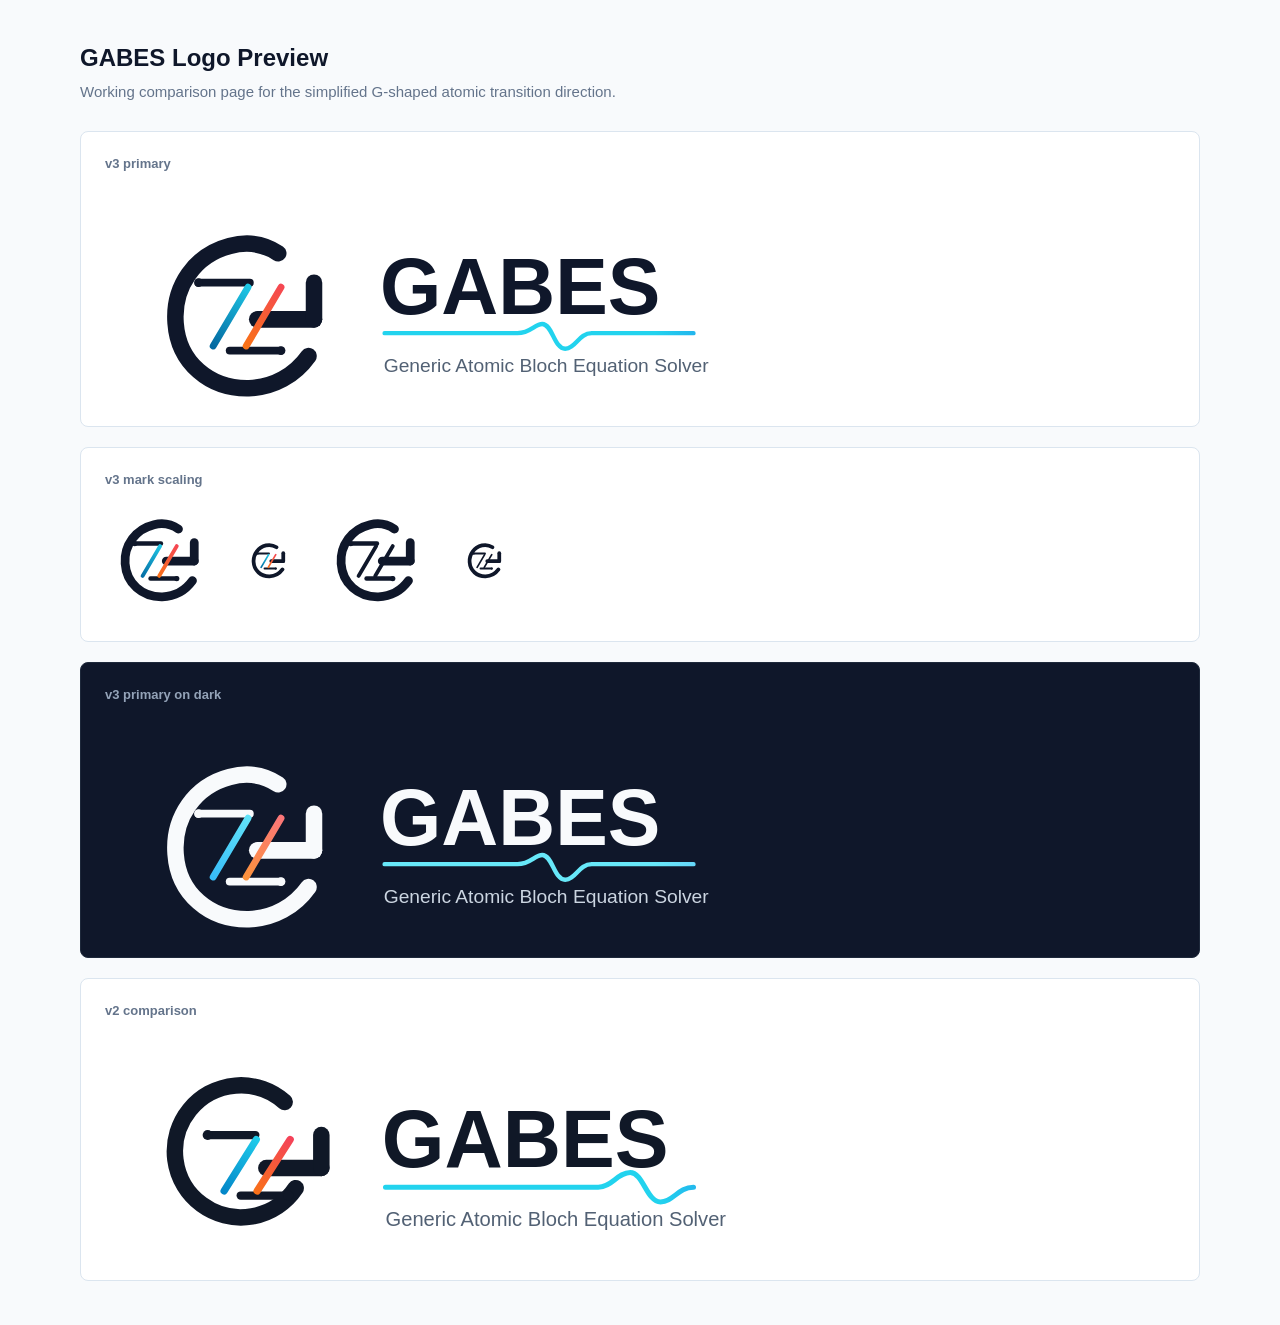
<file: gabes_ui/assets/logo-preview.html>
<!doctype html>
<html lang="en">
<head>
  <meta charset="utf-8">
  <meta name="viewport" content="width=device-width, initial-scale=1">
  <title>GABES Logo Preview</title>
  <style>
    :root {
      color-scheme: light;
      --ink: #0f172a;
      --muted: #64748b;
      --line: #dbe5ef;
      --paper: #f8fafc;
    }

    * {
      box-sizing: border-box;
    }

    body {
      margin: 0;
      background: var(--paper);
      color: var(--ink);
      font-family: Inter, "IBM Plex Sans", "Segoe UI", Arial, sans-serif;
    }

    main {
      width: min(1120px, calc(100vw - 48px));
      margin: 44px auto;
    }

    h1 {
      margin: 0 0 8px;
      font-size: 24px;
      line-height: 1.2;
      font-weight: 720;
      letter-spacing: 0;
    }

    p {
      margin: 0 0 28px;
      color: var(--muted);
      font-size: 15px;
      line-height: 1.5;
    }

    .grid {
      display: grid;
      grid-template-columns: 1fr;
      gap: 20px;
    }

    .panel {
      border: 1px solid var(--line);
      border-radius: 8px;
      background: #ffffff;
      padding: 24px;
    }

    .panel.dark {
      background: #0f172a;
      border-color: #1e293b;
    }

    .label {
      margin-bottom: 18px;
      color: var(--muted);
      font-size: 13px;
      font-weight: 650;
    }

    .dark .label {
      color: #94a3b8;
    }

    .logo {
      display: block;
      width: min(100%, 880px);
      height: auto;
    }

    .marks {
      display: flex;
      flex-wrap: wrap;
      gap: 28px;
      align-items: center;
    }

    .mark {
      width: 112px;
      height: 112px;
    }

    .mark.small {
      width: 48px;
      height: 48px;
    }
  </style>
</head>
<body>
  <main>
    <h1>GABES Logo Preview</h1>
    <p>Working comparison page for the simplified G-shaped atomic transition direction.</p>

    <section class="grid">
      <div class="panel">
        <div class="label">v3 primary</div>
        <img class="logo" src="gabes-logo-v3.svg" alt="GABES logo v3">
      </div>

      <div class="panel">
        <div class="label">v3 mark scaling</div>
        <div class="marks">
          <img class="mark" src="gabes-mark-v3.svg" alt="GABES mark v3">
          <img class="mark small" src="gabes-mark-v3.svg" alt="GABES mark v3 small">
          <img class="mark" src="gabes-mark-v3-mono.svg" alt="GABES monochrome mark v3">
          <img class="mark small" src="gabes-mark-v3-mono.svg" alt="GABES monochrome mark v3 small">
        </div>
      </div>

      <div class="panel dark">
        <div class="label">v3 primary on dark</div>
        <img class="logo" src="gabes-logo-v3-dark.svg" alt="GABES logo v3 on dark">
      </div>

      <div class="panel">
        <div class="label">v2 comparison</div>
        <img class="logo" src="gabes-logo-v2.svg" alt="GABES logo v2">
      </div>
    </section>
  </main>
</body>
</html>
</file>
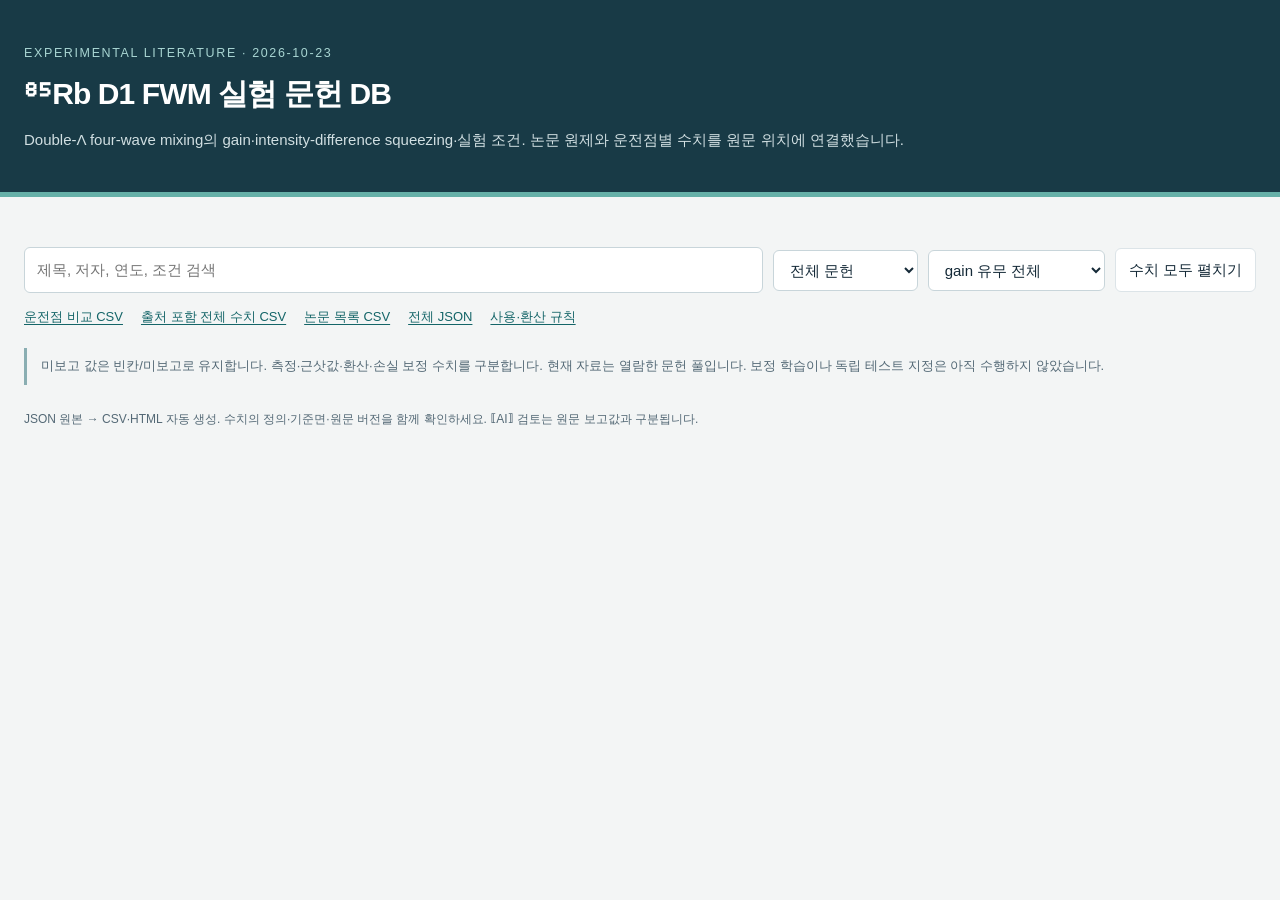
<file: references/fwm_experiments/viewer.html>
<!doctype html>
<html lang="ko">
<head>
<meta charset="utf-8"><meta name="viewport" content="width=device-width,initial-scale=1">
<title>⁸⁵Rb D1 FWM 실험 문헌 DB</title>
<style>
:root{--ink:#152a38;--muted:#546976;--line:#dce4e8;--paper:#fff;--back:#f3f5f5;--accent:#146568;--blue:#e7f2f1;--amber:#956b24}*{box-sizing:border-box}body{margin:0;background:var(--back);color:var(--ink);font:15px/1.6 "Segoe UI","Malgun Gothic",sans-serif}header{background:#183a46;color:#fff;padding:40px max(24px,calc((100vw - 1280px)/2));border-bottom:5px solid #66b0a8}header small{color:#a8d5d2;letter-spacing:.13em}h1{font-size:30px;line-height:1.3;letter-spacing:-.03em;margin:10px 0}header p{color:#d1dfe2;max-width:900px;margin-bottom:0}.wrap{max-width:1328px;margin:auto;padding:26px 24px 60px}.stats{display:flex;gap:12px;flex-wrap:wrap;margin-bottom:24px}.stat{background:white;padding:12px 20px;border:1px solid var(--line);border-radius:8px;min-width:150px}.stat b{font-size:25px;margin-right:9px}.stat span{color:var(--muted)}.toolbar{display:flex;gap:10px;flex-wrap:wrap;margin:14px 0;align-items:center}input,select{font:inherit;padding:10px 12px;border:1px solid #c8d5da;border-radius:6px;background:white;color:var(--ink)}input{flex:1;min-width:220px}button{font:inherit;cursor:pointer;border:1px solid var(--line);background:white;color:var(--ink);padding:9px 13px;border-radius:6px}button:hover{border-color:var(--accent)}a{color:var(--accent);text-underline-offset:3px}.downloads{display:flex;gap:18px;flex-wrap:wrap;margin:12px 0 20px;font-size:13px}.notice{border-left:3px solid #8aaeb2;padding:8px 14px;color:var(--muted);font-size:13px;margin:0 0 20px}.result-count{font-size:13px;color:var(--muted);margin-bottom:10px}.paper{background:var(--paper);border:1px solid var(--line);border-radius:9px;margin:0 0 15px;overflow:hidden}.paper-head{padding:21px 24px}.paper h2{font-size:19px;line-height:1.45;margin:7px 0}.meta{font-size:13px;color:var(--muted)}.badges{display:flex;gap:6px;flex-wrap:wrap}.badge{border-radius:4px;padding:2px 7px;background:#edf1f3;font-size:11px;font-weight:600}.badge.primary{background:var(--blue);color:#24615e}.badge.context{background:#f7f0e4;color:var(--amber)}.source-links{display:flex;gap:14px;flex-wrap:wrap;font-size:12px;margin-top:11px}.scope{font-size:13px;color:var(--muted);margin:7px 0 0}.paper>details{border-top:1px solid var(--line)}summary{padding:12px 24px;cursor:pointer;color:var(--accent);font-size:14px;font-weight:600}.detail-body{padding:0 24px 22px}.experiment{margin:16px 0 22px}.experiment h3{font-size:15px;margin:0 0 5px}.experiment .kind{font-size:11px;color:var(--muted);margin-bottom:10px}.table-wrap{overflow:auto;border:1px solid var(--line);border-radius:5px}table{border-collapse:collapse;width:100%;font-size:12px;min-width:710px}th{text-align:left;background:#f1f5f5;color:#46616c;font-weight:600}td,th{padding:8px 10px;border-bottom:1px solid #e6ecef;vertical-align:top}tr:last-child td{border-bottom:0}td:nth-child(1){width:23%}td:nth-child(2){width:15%;font-variant-numeric:tabular-nums}td:nth-child(3){width:10%}td:nth-child(4){width:24%}td:nth-child(5){width:28%}.role{color:#8998a0;font-size:10px;display:block}.basis{color:var(--muted);font-size:11px;line-height:1.45}.note{font-size:12px;color:var(--muted);margin:7px 0}.ai{border-left:2px solid #afc1cd;padding-left:10px}footer{font-size:12px;color:var(--muted);margin-top:25px}.empty{padding:30px;background:white;border:1px solid var(--line);border-radius:8px}.id{font:11px/1.4 monospace;color:#768a95}.status-missing{color:#8d969b}.status-derived{color:#166970}.source-detail{padding:10px 0;border-bottom:1px solid var(--line);font-size:12px;word-break:break-word}.source-detail:last-child{border:0}@media(max-width:700px){header{padding:25px 20px}h1{font-size:24px}.wrap{padding:18px 14px}.paper-head{padding:17px}.detail-body{padding:0 14px 16px}summary{padding:12px 17px}.stat{flex:1;min-width:100px;padding:10px 12px}.stat b{display:block;font-size:23px}.downloads{gap:12px}}@media print{header{background:white;color:var(--ink);padding:0 0 18px}header p{color:var(--muted)}.toolbar,.downloads,button{display:none}.wrap{padding:0}.paper{break-inside:avoid}.table-wrap{overflow:visible}table{min-width:0}details{display:block}.detail-body{display:block}}
</style>
</head>
<body>
<header><small>EXPERIMENTAL LITERATURE · 2026-10-23</small><h1>⁸⁵Rb D1 FWM 실험 문헌 DB</h1><p>Double-Λ four-wave mixing의 gain·intensity-difference squeezing·실험 조건. 논문 원제와 운전점별 수치를 원문 위치에 연결했습니다.</p></header>
<main class="wrap">
<div class="stats" id="stats"></div>
<div class="toolbar"><input id="search" aria-label="논문 검색" placeholder="제목, 저자, 연도, 조건 검색"><select id="inclusion" aria-label="포함 범위"><option value="all">전체 문헌</option><option value="primary">대상 실험</option><option value="context_only">비교·문맥 자료</option><option value="excluded">제외 자료</option></select><select id="gain" aria-label="gain 기록 필터"><option value="all">gain 유무 전체</option><option value="yes">수치 gain 있는 논문</option></select><button id="expand">수치 모두 펼치기</button></div>
<div class="downloads"><a href="experiments.csv">운전점 비교 CSV</a><a href="observations.csv">출처 포함 전체 수치 CSV</a><a href="papers.csv">논문 목록 CSV</a><a href="database.json">전체 JSON</a><a href="README.md">사용·환산 규칙</a></div>
<p class="notice">미보고 값은 빈칸/미보고로 유지합니다. 측정·근삿값·환산·손실 보정 수치를 구분합니다. 현재 자료는 열람한 문헌 풀입니다. 보정 학습이나 독립 테스트 지정은 아직 수행하지 않았습니다.</p>
<div class="result-count" id="count" role="status"></div><div id="papers"></div>
<footer>JSON 원본 → CSV·HTML 자동 생성. 수치의 정의·기준면·원문 버전을 함께 확인하세요. ⟦AI⟧ 검토는 원문 보고값과 구분됩니다.</footer>
</main>
<script id="data" type="application/json">__DB_DATA__</script>
<script id="receipt" type="application/json">__DB_RECEIPT__</script>
<script>
'use strict';
const db=JSON.parse(document.getElementById('data').textContent);
const receipt=JSON.parse(document.getElementById('receipt').textContent);
const $=id=>document.getElementById(id);
function node(tag,text,cls){const n=document.createElement(tag);if(text!==undefined)n.textContent=text;if(cls)n.className=cls;return n}
function link(text,url){const a=node('a',text);if(/^(https?:\/\/|\.\.?\/|sources\/|papers\/)/.test(url||'')){a.href=url;a.target='_blank';a.rel='noopener'}return a}
const qlabels={opd_gabes:'OPD Δ · GABES',tpd_gabes:'TPD δ · GABES',opd_reported:'OPD · 원문',tpd_reported:'TPD · 원문',pump_probe_spacing:'pump–seed 주파수 차',temperature:'셀 온도',cell_length:'셀 길이',pump_power:'Pump 파워',seed_power:'Seed 파워',pump_radius:'Pump 1/e² 반경',seed_radius:'Seed 1/e² 반경',pump_beam_size:'Pump 빔 크기 · 원문',seed_beam_size:'Seed 빔 크기 · 원문',crossing_angle:'Pump–seed 교차각',probe_gain:'Probe gain',conjugate_gain:'Conjugate gain',reported_gain:'원문 gain',gain_coefficient:'Gain 계수',squeezing_measured:'측정 IDS',squeezing_electronic_noise_subtracted:'전자잡음 차감 IDS',squeezing_system_noise_subtracted:'시스템 잡음 보정 IDS',squeezing_loss_corrected:'손실 보정 IDS',squeezing_slope:'기울기 비 IDS',noise_ratio:'잡음 비',output_probe_power:'Probe 출력',output_conjugate_power:'Conjugate 출력',bandwidth:'대역폭',detector_qe:'검출기 QE',optical_transmission:'광학 투과율',detection_efficiency:'검출 효율',analysis_frequency:'분석 주파수',resolution_bandwidth:'RBW',video_bandwidth:'VBW'};
const types={reported:'보고값',approximate:'근삿값',range:'구간',lower_bound:'하한',upper_bound:'상한',derived:'환산값',digitized:'그림 추출',not_reported:'미보고'};
const kinds={operating_point:'운전점',sweep:'스캔·스윕',summary:'실험 요약',literature_summary:'기존 문헌 인용'};
function fmt(q){if(q.value_type==='not_reported')return '미보고';let val=q.value_type==='range'?`${q.lower} … ${q.upper}`:q.value;if(val===null||val===undefined)return '미보고';let pre={approximate:'≈',lower_bound:'≥',upper_bound:'≤'}[q.value_type]||'';const unit={degC:'°C',um:'µm',uW:'µW',percent:'%','1':''}[q.unit]??q.unit??'';let t=`${pre}${val} ${unit}`.trim();if(q.uncertainty&&typeof q.uncertainty==='object'&&q.uncertainty.value!==undefined)t+=` ± ${q.uncertainty.value} ${q.uncertainty.unit||q.unit||''}`;return t}
function allq(p){return p.experiments.flatMap(e=>[...(e.conditions||[]),...(e.results||[])])}
function hasgain(p){return allq(p).some(q=>['probe_gain','conjugate_gain','reported_gain'].includes(q.quantity)&&q.value_type!=='not_reported'&&(q.value!==null&&q.value!==undefined||q.value_type==='range'&&Number.isFinite(q.lower)&&Number.isFinite(q.upper)))}
function notes(parent,items,cls){for(const x of items||[]){const text=typeof x==='string'?x:x.text||JSON.stringify(x);parent.append(node('p',text,cls||'note'))}}
function quantityTable(p,e){const w=node('div',undefined,'table-wrap'),t=node('table'),head=node('thead'),tr=node('tr');for(const s of ['항목','값','수치 유형','정의·기준면','원문 위치·비고'])tr.append(node('th',s));head.append(tr);t.append(head);const body=node('tbody');const sm=new Map(p.sources.map(s=>[s.source_id,s]));for(const role of ['conditions','results'])for(const q of e[role]||[]){const r=node('tr'),name=node('td');name.append(node('span',role==='conditions'?'조건':'결과','role'),node('span',qlabels[q.quantity]||q.quantity));r.append(name);r.append(node('td',fmt(q),q.value_type==='not_reported'?'status-missing':q.value_type==='derived'?'status-derived':''));r.append(node('td',types[q.value_type]||q.value_type));const basis=node('td',undefined,'basis');basis.textContent=[q.basis,q.reference,q.plane].filter(Boolean).join(' · ');if(q.derivation)basis.append(node('div',q.derivation.formula||'','note'));r.append(basis);const loc=node('td');const s=sm.get(q.source_id);if(s){const page=(q.locator||'').match(/(?:PDF\s*)?p(?:age)?\.?\s*(\d+)/i);let url=s.path||s.url;if(page&&s.path&&s.path.endsWith('.pdf'))url+='#page='+page[1];loc.append(link(q.locator||s.source_id,url));}else loc.append(node('span',q.locator||''));if(q.evidence&&!q.evidence.startsWith('The cited source gives this')&&!q.evidence.startsWith('Arithmetic conversion of the cited source values'))loc.append(node('div',q.evidence,'note'));if(q.notes)notes(loc,Array.isArray(q.notes)?q.notes:[q.notes]);r.append(loc);body.append(r)}t.append(body);w.append(t);return w}
function paperCard(p){const card=node('article',undefined,'paper');card.dataset.paperId=p.paper_id;const hd=node('div',undefined,'paper-head'),badges=node('div',undefined,'badges');const scope=p.scope||{};badges.append(node('span',p.year,'badge'),node('span',scope.inclusion==='primary'?'대상 실험':scope.inclusion==='context_only'?'비교·문맥':'제외','badge '+(scope.inclusion==='primary'?'primary':'context')));if(p.legacy_column)badges.append(node('span','기존 DB','badge'));else badges.append(node('span','추가 조사','badge'));if(p.publication.status==='preprint')badges.append(node('span','Preprint','badge context'));if(hasgain(p))badges.append(node('span','수치 gain','badge primary'));hd.append(badges,node('h2',p.title),node('div',p.authors.join(', ')+' · '+[p.publication.journal,p.publication.volume,p.publication.pages].filter(Boolean).join(' '),'meta'));hd.append(node('p',[scope.measurement,scope.seed_mode,scope.isotope_composition].filter(Boolean).join(' · '),'scope'));if(scope.reason)hd.append(node('p',scope.reason,'scope'));const sl=node('div',undefined,'source-links');if(p.publication.doi)sl.append(link('DOI','https://doi.org/'+p.publication.doi.replace(/^https?:\/\/doi\.org\//,'')));for(const s of p.sources){sl.append(link(s.version+' · '+s.access,s.path||s.url))}sl.append(link('원본 JSON','papers/'+p.paper_id+'.json'));hd.append(sl);card.append(hd);const det=node('details'),sum=node('summary',`${p.experiments.length}개 실험·운전점의 조건과 수치`);det.append(sum);const content=node('div',undefined,'detail-body');for(const e of p.experiments){const block=node('section',undefined,'experiment');block.append(node('h3',e.label),node('div',(kinds[e.kind]||e.kind)+' · '+e.experiment_id,'kind'),quantityTable(p,e));notes(block,e.notes);content.append(block)}if(p.ai_notes&&p.ai_notes.length){content.append(node('h3','⟦AI⟧ 자료 검토'));notes(content,p.ai_notes,'note ai')}const src=node('details');src.append(node('summary','원문 버전·확인 정보'));const srcbody=node('div');for(const s of p.sources){const line=node('div',undefined,'source-detail');line.append(link(s.url,s.url),node('div',[s.path,s.version,s.access,s.pages?s.pages+' pages':''].filter(Boolean).join(' · ')),node('div','SHA-256 '+(s.sha256||'미저장'),'id'));srcbody.append(line)}src.append(srcbody);content.append(src);det.append(content);card.append(det);return card}
let expanded=false;function render(){const term=$('search').value.trim().toLowerCase(),inc=$('inclusion').value,gain=$('gain').value;const filtered=db.filter(p=>(inc==='all'||p.scope.inclusion===inc)&&(gain!=='yes'||hasgain(p))&&(!term||JSON.stringify(p).toLowerCase().includes(term))).sort((a,b)=>b.year-a.year||a.paper_id.localeCompare(b.paper_id));$('papers').replaceChildren(...filtered.map(paperCard));if(!filtered.length)$('papers').append(node('div','검색 결과가 없습니다.','empty'));$('count').textContent=`${filtered.length} / ${db.length}편 표시`;if(expanded)document.querySelectorAll('.paper > details').forEach(d=>d.open=true)}
for(const [value,label]of [[db.length,'논문'],[receipt.experiment_count,'실험·운전점'],[receipt.quantity_count,'수치·미보고 기록'],[db.filter(hasgain).length,'수치 gain 문헌']]){const st=node('div',undefined,'stat');st.append(node('b',value),node('span',label));$('stats').append(st)}
$('search').addEventListener('input',render);$('inclusion').addEventListener('change',render);$('gain').addEventListener('change',render);$('expand').addEventListener('click',()=>{expanded=!expanded;$('expand').textContent=expanded?'수치 모두 접기':'수치 모두 펼치기';document.querySelectorAll('.paper > details').forEach(d=>d.open=expanded)});render();
</script>
</body></html>
</file>
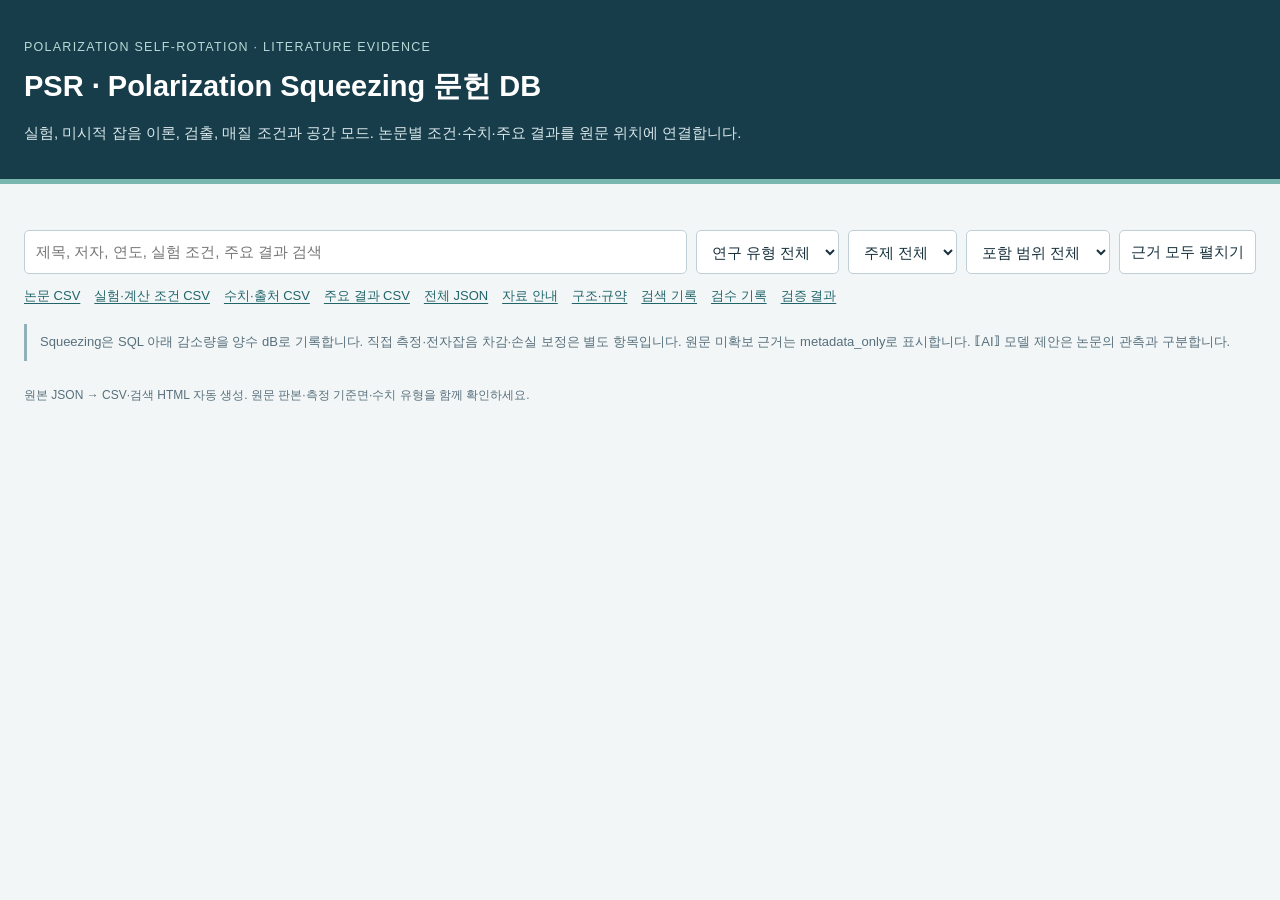
<file: references/psr_experiments/viewer.html>
<!doctype html>
<html lang="ko">
<head>
<meta charset="utf-8"><meta name="viewport" content="width=device-width,initial-scale=1">
<title>PSR · Polarization Squeezing 문헌 DB</title>
<style>
:root{--ink:#18313d;--muted:#57707d;--line:#d9e3e7;--accent:#21656b;--bg:#f3f6f6}*{box-sizing:border-box}body{margin:0;background:var(--bg);color:var(--ink);font:15px/1.6 "Segoe UI","Malgun Gothic",sans-serif}header{background:#183d4a;color:white;padding:34px max(24px,calc((100vw - 1240px)/2));border-bottom:5px solid #79b6b0}header small{color:#b6d9d6;letter-spacing:.1em}h1{font-size:29px;line-height:1.35;margin:9px 0}header p{max-width:920px;color:#d8e7eb;margin-bottom:0}main{max-width:1288px;margin:auto;padding:24px 24px 50px}.stats{display:flex;gap:12px;flex-wrap:wrap}.stat{background:white;border:1px solid var(--line);border-radius:7px;padding:12px 18px;min-width:155px}.stat b{font-size:24px;margin-right:9px}.stat span,.meta,.note{color:var(--muted)}.toolbar{display:flex;gap:9px;flex-wrap:wrap;margin:22px 0 12px}input,select,button{font:inherit;padding:9px 11px;border:1px solid #bfd0d8;border-radius:5px;background:white;color:var(--ink)}input{flex:1;min-width:240px}button,summary{cursor:pointer}button:hover{border-color:var(--accent)}a{color:var(--accent);text-underline-offset:3px}.downloads{display:flex;flex-wrap:wrap;gap:14px;font-size:13px;margin-bottom:17px}.notice{border-left:3px solid #90b1ba;padding:8px 13px;font-size:13px;color:var(--muted)}#count{font-size:13px;color:var(--muted);margin:18px 0 9px}.paper{background:white;border:1px solid var(--line);border-radius:9px;margin-bottom:15px;overflow:hidden}.paper-head{padding:20px 23px}h2{font-size:19px;line-height:1.45;margin:9px 0}.meta,.scope{font-size:13px}.scope{margin:7px 0;color:var(--muted)}.badges{display:flex;gap:6px;flex-wrap:wrap}.badge{font-size:11px;background:#edf2f4;border-radius:4px;padding:2px 7px}.primary{background:#e0efec;color:#23665d}.context{background:#f6edda;color:#8d681f}.source-links{display:flex;gap:12px;flex-wrap:wrap;font-size:12px;margin-top:10px}.paper>details{border-top:1px solid var(--line)}summary{padding:12px 23px;font-size:14px;font-weight:600;color:var(--accent)}.detail-body{padding:0 23px 22px}h3{font-size:15px;margin:20px 0 8px}h4{font-size:14px;margin:0 0 7px}.finding{border-left:3px solid #c3d9df;padding:8px 13px;margin:12px 0}.finding p{margin:3px 0;font-size:13px}.finding .implication{color:#385e74}.note{font-size:12px;margin:7px 0}.id{font:11px/1.5 monospace;color:#6d8590;overflow-wrap:anywhere}.table-wrap{overflow:auto;border:1px solid var(--line);border-radius:5px}table{border-collapse:collapse;width:100%;min-width:760px;font-size:12px}th{text-align:left;background:#edf3f4;color:#42606b}td,th{padding:8px 10px;vertical-align:top;border-bottom:1px solid #e3ebee}tr:last-child td{border-bottom:0}td:nth-child(1){width:19%}td:nth-child(2){width:15%}td:nth-child(3){width:13%}td:nth-child(4){width:23%}.role{display:block;font-size:10px;color:#7b919c}.source{padding:11px 0;border-bottom:1px solid var(--line);font-size:12px;overflow-wrap:anywhere}.empty{padding:24px;background:white;border:1px solid var(--line)}footer{font-size:12px;color:var(--muted);margin-top:25px}@media(max-width:720px){header{padding:24px 18px}h1{font-size:24px}main{padding:18px 14px}.stat{flex:1;min-width:130px;padding:10px 12px}.paper-head{padding:17px}.detail-body{padding:0 16px 18px}summary{padding:12px 17px}.toolbar input{flex-basis:100%}.toolbar select{max-width:100%}}@media print{header{background:white;color:var(--ink);padding:0}header p{color:var(--muted)}main{padding:0}.toolbar,.downloads{display:none}.paper{break-inside:avoid}.table-wrap{overflow:visible}table{min-width:0}}
</style>
</head>
<body>
<header><small>POLARIZATION SELF-ROTATION · LITERATURE EVIDENCE</small><h1>PSR · Polarization Squeezing 문헌 DB</h1><p>실험, 미시적 잡음 이론, 검출, 매질 조건과 공간 모드. 논문별 조건·수치·주요 결과를 원문 위치에 연결합니다.</p></header>
<main>
<div class="stats" id="stats"></div>
<div class="toolbar">
<input id="search" type="search" aria-label="논문 검색" placeholder="제목, 저자, 연도, 실험 조건, 주요 결과 검색">
<select id="study" aria-label="연구 유형"><option value="all">연구 유형 전체</option><option value="experiment">실험</option><option value="theory">이론</option><option value="mixed">이론·실험</option><option value="review">리뷰</option></select>
<select id="topic" aria-label="주제"><option value="all">주제 전체</option></select>
<select id="inclusion" aria-label="포함 범위"><option value="all">포함 범위 전체</option><option value="primary">PSR 핵심 문헌</option><option value="context_only">관련·문맥 문헌</option><option value="excluded">제외 문헌</option></select>
<button id="expand" type="button">근거 모두 펼치기</button>
</div>
<nav class="downloads" aria-label="데이터 다운로드"><a href="papers.csv">논문 CSV</a><a href="experiments.csv">실험·계산 조건 CSV</a><a href="observations.csv">수치·출처 CSV</a><a href="findings.csv">주요 결과 CSV</a><a href="database.json">전체 JSON</a><a href="README.md">자료 안내</a><a href="SCHEMA.md">구조·규약</a><a href="SEARCH.md">검색 기록</a><a href="REVIEW.md">검수 기록</a><a href="validation.json">검증 결과</a></nav>
<p class="notice">Squeezing은 SQL 아래 감소량을 양수 dB로 기록합니다. 직접 측정·전자잡음 차감·손실 보정은 별도 항목입니다. 원문 미확보 근거는 metadata_only로 표시합니다. ⟦AI⟧ 모델 제안은 논문의 관측과 구분합니다.</p>
<div id="count" role="status" aria-live="polite"></div><div id="papers"></div>
<footer>원본 JSON → CSV·검색 HTML 자동 생성. 원문 판본·측정 기준면·수치 유형을 함께 확인하세요.</footer>
</main>
<script id="data" type="application/json">__DB_DATA__</script>
<script id="receipt" type="application/json">__DB_RECEIPT__</script>
<script>
'use strict';
const db=JSON.parse(document.getElementById('data').textContent);
const receipt=JSON.parse(document.getElementById('receipt').textContent);
const $=id=>document.getElementById(id);
const studyLabels={experiment:'실험',theory:'이론',mixed:'이론·실험',review:'리뷰'};
const typeLabels={reported:'보고값',approximate:'근삿값',range:'구간',lower_bound:'하한',upper_bound:'상한',derived:'환산값',digitized:'그림 추출',not_reported:'미보고'};
const quantityLabels={squeezing_measured:'측정 squeezing',squeezing_electronic_noise_subtracted:'전자잡음 차감 squeezing',squeezing_loss_corrected:'손실 보정 squeezing',antisqueezing_measured:'측정 anti-squeezing',temperature:'셀 온도',cell_length:'셀 길이',pump_power:'펌프 파워',analysis_frequency:'분석 주파수',resolution_bandwidth:'RBW',video_bandwidth:'VBW',detector_qe:'검출기 QE',detection_efficiency:'검출 효율',optical_transmission:'광학 투과율'};
function node(tag,text,cls){const n=document.createElement(tag);if(text!==undefined)n.textContent=text;if(cls)n.className=cls;return n}
function link(text,url){const a=node('a',text);if(/^(https?:\/\/|\.\.?\/|sources\/|papers\/)/.test(url||'')){a.href=url;a.target='_blank';a.rel='noopener'}return a}
function notes(parent,items){for(const item of items||[]){parent.append(node('p',typeof item==='string'?item:JSON.stringify(item),'note'))}}
function verification(item,source){return item.verification||(source&&source.access==='full_text'?'full_text_checked':'metadata_only')}
function sourceLink(source,locator){let url=source.path||source.url;const page=(locator||'').match(/(?:PDF\s*)?p(?:age)?\.?\s*(\d+)/i);if(page&&source.path&&source.path.toLowerCase().endsWith('.pdf'))url+='#page='+page[1];return link(locator||source.source_id,url)}
function fmt(q){if(q.value_type==='not_reported')return '미보고';const value=q.value_type==='range'?`${q.lower} … ${q.upper}`:q.value;const unit={degC:'°C',um:'µm',uW:'µW',percent:'%','1':''}[q.unit]??q.unit??'';let text=({approximate:'≈',lower_bound:'≥',upper_bound:'≤'}[q.value_type]||'')+value+' '+unit;if(q.uncertainty&&q.uncertainty.value!==undefined)text+=` ± ${q.uncertainty.value} ${q.uncertainty.unit||q.unit||''}`;return text.trim()}
function quantityTable(p,exp){
  const wrap=node('div',undefined,'table-wrap'),table=node('table'),head=node('thead'),tr=node('tr');
  for(const label of ['항목','값','유형·검수','정의·기준면','원문 위치·근거'])tr.append(node('th',label));head.append(tr);table.append(head);
  const body=node('tbody'),sources=new Map(p.sources.map(s=>[s.source_id,s]));
  for(const role of ['conditions','results'])for(const q of exp[role]||[]){
    const row=node('tr'),name=node('td');name.append(node('span',role==='conditions'?'조건':'결과','role'),node('span',quantityLabels[q.quantity]||q.quantity));row.append(name,node('td',fmt(q)));
    const source=sources.get(q.source_id),type=node('td',typeLabels[q.value_type]||q.value_type);if(q.value_type!=='not_reported')type.append(node('div',verification(q,source),'note'));row.append(type);
    const basis=node('td',[q.basis,q.reference,q.plane].filter(Boolean).join(' · '));if(q.derivation)basis.append(node('div',q.derivation.formula,'note'));row.append(basis);
    const evidence=node('td');if(source)evidence.append(sourceLink(source,q.locator));if(q.evidence)evidence.append(node('p',q.evidence,'note'));if(q.notes)notes(evidence,Array.isArray(q.notes)?q.notes:[q.notes]);row.append(evidence);body.append(row);
  }
  table.append(body);wrap.append(table);return wrap;
}
function paperCard(p){
  const card=node('article',undefined,'paper');card.dataset.paperId=p.paper_id;
  const head=node('div',undefined,'paper-head'),badges=node('div',undefined,'badges'),scope=p.scope;
  for(const text of [p.year,studyLabels[p.study_type]||p.study_type,...p.topics])badges.append(node('span',text,'badge'));
  badges.append(node('span',scope.inclusion==='primary'?'PSR 핵심':scope.inclusion==='context_only'?'관련·문맥':'제외','badge '+(scope.inclusion==='primary'?'primary':'context')));
  if(!p.sources.some(s=>s.access==='full_text'))badges.append(node('span','원문 미확보','badge context'));
  head.append(badges,node('h2',p.title),node('div',p.authors.join(', ')+' · '+[p.publication.journal,p.publication.volume,p.publication.pages,p.publication.status].filter(Boolean).join(' '),'meta'));
  head.append(node('p',[scope.species,scope.line,scope.configuration,scope.measurement,scope.seed_mode?'입력 모드: '+scope.seed_mode:'',p.apparatus_group?'장치 그룹: '+p.apparatus_group:''].filter(Boolean).join(' · '),'scope'),node('p',scope.reason,'scope'));
  const links=node('div',undefined,'source-links');if(p.publication.doi)links.append(link('DOI','https://doi.org/'+p.publication.doi.replace(/^https?:\/\/doi\.org\//,'')));
  for(const source of p.sources)links.append(link(source.version+' · '+source.access,source.path||source.url));links.append(link('원본 JSON','papers/'+p.paper_id+'.json'));head.append(links);card.append(head);
  const details=node('details');details.append(node('summary',`${p.findings.length}개 주요 결과 · ${p.experiments.length}개 실험·계산 조건`));const content=node('div',undefined,'detail-body'),sources=new Map(p.sources.map(s=>[s.source_id,s]));
  if(p.findings.length)content.append(node('h3','주요 결과와 모델 관련성'));
  for(const finding of p.findings){const block=node('section',undefined,'finding'),source=sources.get(finding.source_id);block.append(node('div',finding.category+' · '+verification(finding,source),'id'),node('p',finding.claim));if(source)block.append(sourceLink(source,finding.locator));if(finding.model_implication)block.append(node('p','⟦AI⟧ 모델 제안: '+finding.model_implication.replace(/^\s*⟦AI⟧\s*/,''),'implication'));content.append(block)}
  const metadataLabels={species:'원자종',line:'전이선',configuration:'구성',measurement:'관측량',seed_mode:'입력 모드',apparatus_group:'장치 그룹'};
  for(const exp of p.experiments){const block=node('section');block.append(node('h3',exp.label),node('p',exp.kind+' · '+exp.experiment_id,'id'));const overrides=Object.entries(metadataLabels).filter(([key])=>Object.prototype.hasOwnProperty.call(exp,key)).map(([key,label])=>label+': '+(exp[key]??'미지정'));if(overrides.length)block.append(node('p',overrides.join(' · '),'scope'));if((exp.conditions||[]).length+(exp.results||[]).length)block.append(quantityTable(p,exp));notes(block,exp.notes);content.append(block)}
  if(p.ai_notes&&p.ai_notes.length){content.append(node('h3','⟦AI⟧ 자료 검토'));notes(content,p.ai_notes)}
  const sourceDetails=node('details');sourceDetails.append(node('summary','원문 버전·로컬 파일·해시'));
  for(const source of p.sources){const block=node('div',undefined,'source');block.append(link(source.url,source.url),node('div',[source.version,source.access,source.path||'로컬 snapshot 없음',source.pages?source.pages+' pages':'',source.accessed_on].filter(Boolean).join(' · ')),node('div','SHA-256 '+(source.sha256||'미저장'),'id'));if(source.access_note)block.append(node('p',source.access_note,'note'));if(source.notes)notes(block,Array.isArray(source.notes)?source.notes:[source.notes]);sourceDetails.append(block)}
  content.append(sourceDetails);details.append(content);card.append(details);return card;
}
let expanded=false;
function render(){const term=$('search').value.trim().toLowerCase(),study=$('study').value,topic=$('topic').value,inclusion=$('inclusion').value;const filtered=db.filter(p=>(study==='all'||p.study_type===study)&&(topic==='all'||p.topics.includes(topic))&&(inclusion==='all'||p.scope.inclusion===inclusion)&&(!term||JSON.stringify(p).toLowerCase().includes(term))).sort((a,b)=>b.year-a.year||a.paper_id.localeCompare(b.paper_id));$('papers').replaceChildren(...filtered.map(paperCard));if(!filtered.length)$('papers').append(node('div','검색 결과가 없습니다.','empty'));$('count').textContent=`${filtered.length} / ${db.length}편 표시 · 구조·출처 검증 ${receipt.status}`;document.querySelectorAll('.paper > details').forEach(d=>d.open=expanded)}
for(const topic of [...new Set(db.flatMap(p=>p.topics))].sort()){$('topic').append(node('option',topic));$('topic').lastChild.value=topic}
for(const [value,label]of [[db.length,'논문'],[receipt.full_text_paper_count,'원문 확인 논문'],[receipt.finding_count,'주요 결과'],[receipt.quantity_count,'수치·미보고 항목']]){const box=node('div',undefined,'stat');box.append(node('b',value),node('span',label));$('stats').append(box)}
$('search').addEventListener('input',render);for(const id of ['study','topic','inclusion'])$(id).addEventListener('change',render);$('expand').addEventListener('click',()=>{expanded=!expanded;$('expand').textContent=expanded?'근거 모두 접기':'근거 모두 펼치기';document.querySelectorAll('.paper > details').forEach(d=>d.open=expanded)});render();
</script>
</body>
</html>
</file>
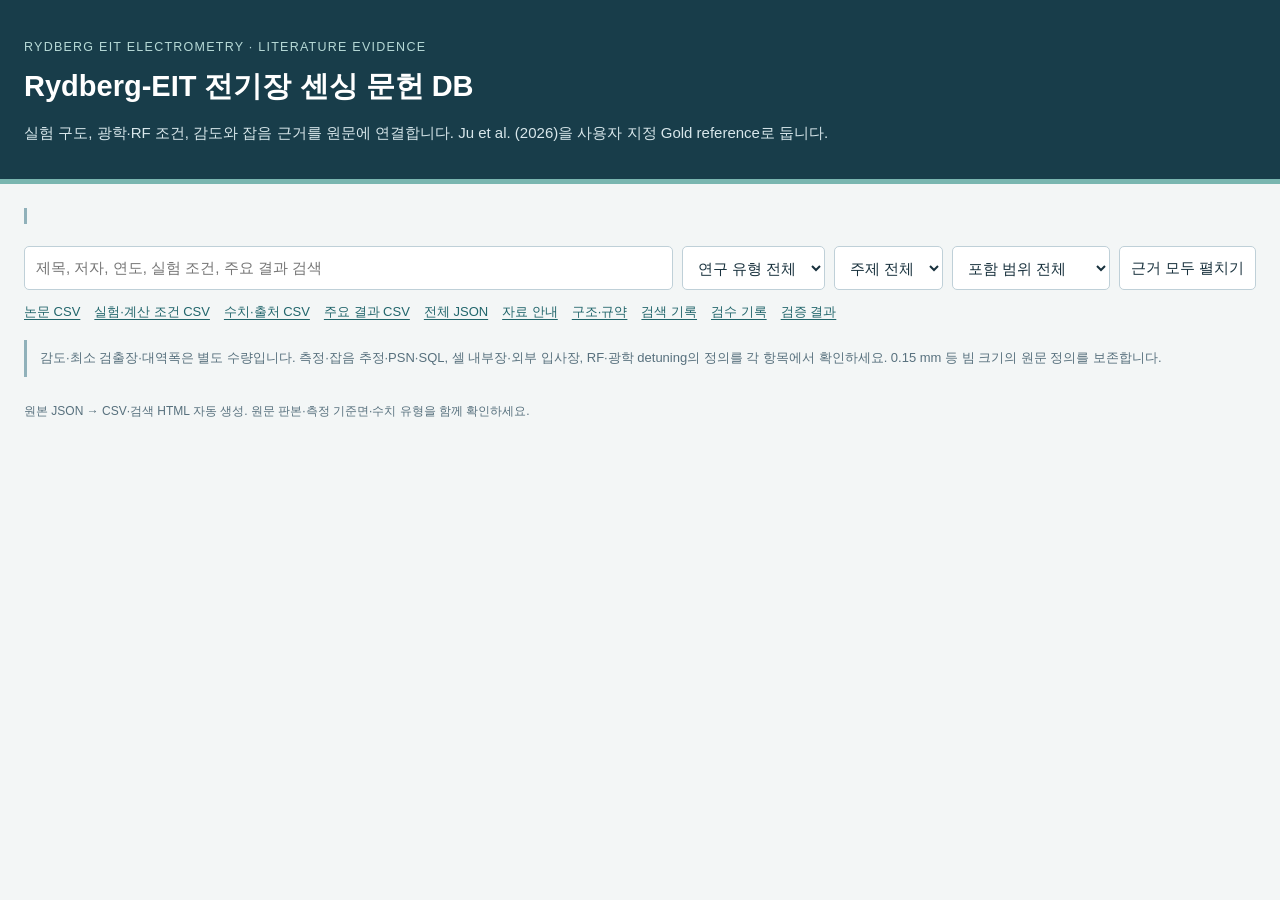
<file: references/rydberg_experiments/viewer.html>
<!doctype html>
<html lang="ko">
<head>
<meta charset="utf-8"><meta name="viewport" content="width=device-width,initial-scale=1">
<title>Rydberg-EIT 전기장 센싱 문헌 DB</title>
<style>
:root{--ink:#18313d;--muted:#57707d;--line:#d9e3e7;--accent:#21656b;--bg:#f3f6f6}*{box-sizing:border-box}body{margin:0;background:var(--bg);color:var(--ink);font:15px/1.6 "Segoe UI","Malgun Gothic",sans-serif}header{background:#183d4a;color:white;padding:34px max(24px,calc((100vw - 1240px)/2));border-bottom:5px solid #79b6b0}header small{color:#b6d9d6;letter-spacing:.1em}h1{font-size:29px;line-height:1.35;margin:9px 0}header p{max-width:920px;color:#d8e7eb;margin-bottom:0}main{max-width:1288px;margin:auto;padding:24px 24px 50px}.stats{display:flex;gap:12px;flex-wrap:wrap}.stat{background:white;border:1px solid var(--line);border-radius:7px;padding:12px 18px;min-width:155px}.stat b{font-size:24px;margin-right:9px}.stat span,.meta,.note{color:var(--muted)}.toolbar{display:flex;gap:9px;flex-wrap:wrap;margin:22px 0 12px}input,select,button{font:inherit;padding:9px 11px;border:1px solid #bfd0d8;border-radius:5px;background:white;color:var(--ink)}input{flex:1;min-width:240px}button,summary{cursor:pointer}button:hover{border-color:var(--accent)}a{color:var(--accent);text-underline-offset:3px}.downloads{display:flex;flex-wrap:wrap;gap:14px;font-size:13px;margin-bottom:17px}.notice{border-left:3px solid #90b1ba;padding:8px 13px;font-size:13px;color:var(--muted)}#count{font-size:13px;color:var(--muted);margin:18px 0 9px}.paper{background:white;border:1px solid var(--line);border-radius:9px;margin-bottom:15px;overflow:hidden}.paper-head{padding:20px 23px}h2{font-size:19px;line-height:1.45;margin:9px 0}.meta,.scope{font-size:13px}.scope{margin:7px 0;color:var(--muted)}.badges{display:flex;gap:6px;flex-wrap:wrap}.badge{font-size:11px;background:#edf2f4;border-radius:4px;padding:2px 7px}.primary{background:#e0efec;color:#23665d}.context{background:#f6edda;color:#8d681f}.source-links{display:flex;gap:12px;flex-wrap:wrap;font-size:12px;margin-top:10px}.paper>details{border-top:1px solid var(--line)}summary{padding:12px 23px;font-size:14px;font-weight:600;color:var(--accent)}.detail-body{padding:0 23px 22px}h3{font-size:15px;margin:20px 0 8px}h4{font-size:14px;margin:0 0 7px}.finding{border-left:3px solid #c3d9df;padding:8px 13px;margin:12px 0}.finding p{margin:3px 0;font-size:13px}.finding .implication{color:#385e74}.note{font-size:12px;margin:7px 0}.id{font:11px/1.5 monospace;color:#6d8590;overflow-wrap:anywhere}.table-wrap{overflow:auto;border:1px solid var(--line);border-radius:5px}table{border-collapse:collapse;width:100%;min-width:760px;font-size:12px}th{text-align:left;background:#edf3f4;color:#42606b}td,th{padding:8px 10px;vertical-align:top;border-bottom:1px solid #e3ebee}tr:last-child td{border-bottom:0}td:nth-child(1){width:19%}td:nth-child(2){width:15%}td:nth-child(3){width:13%}td:nth-child(4){width:23%}.role{display:block;font-size:10px;color:#7b919c}.source{padding:11px 0;border-bottom:1px solid var(--line);font-size:12px;overflow-wrap:anywhere}.empty{padding:24px;background:white;border:1px solid var(--line)}footer{font-size:12px;color:var(--muted);margin-top:25px}@media(max-width:720px){header{padding:24px 18px}h1{font-size:24px}main{padding:18px 14px}.stat{flex:1;min-width:130px;padding:10px 12px}.paper-head{padding:17px}.detail-body{padding:0 16px 18px}summary{padding:12px 17px}.toolbar input{flex-basis:100%}.toolbar select{max-width:100%}}@media print{header{background:white;color:var(--ink);padding:0}header p{color:var(--muted)}main{padding:0}.toolbar,.downloads{display:none}.paper{break-inside:avoid}.table-wrap{overflow:visible}table{min-width:0}}
</style>
</head>
<body>
<header><small>RYDBERG EIT ELECTROMETRY · LITERATURE EVIDENCE</small><h1>Rydberg-EIT 전기장 센싱 문헌 DB</h1><p>실험 구도, 광학·RF 조건, 감도와 잡음 근거를 원문에 연결합니다. Ju et al. (2026)을 사용자 지정 Gold reference로 둡니다.</p></header>
<main>
<div class="notice" id="gold-policy"></div>
<div class="stats" id="stats"></div>
<div class="toolbar">
<input id="search" type="search" aria-label="논문 검색" placeholder="제목, 저자, 연도, 실험 조건, 주요 결과 검색">
<select id="study" aria-label="연구 유형"><option value="all">연구 유형 전체</option><option value="experiment">실험</option><option value="theory">이론</option><option value="mixed">이론·실험</option><option value="review">리뷰</option></select>
<select id="topic" aria-label="주제"><option value="all">주제 전체</option></select>
<select id="inclusion" aria-label="포함 범위"><option value="all">포함 범위 전체</option><option value="primary">전기장 센싱 실험</option><option value="context_only">관련·문맥 문헌</option><option value="excluded">제외 문헌</option></select>
<button id="expand" type="button">근거 모두 펼치기</button>
</div>
<nav class="downloads" aria-label="데이터 다운로드"><a href="papers.csv">논문 CSV</a><a href="experiments.csv">실험·계산 조건 CSV</a><a href="observations.csv">수치·출처 CSV</a><a href="findings.csv">주요 결과 CSV</a><a href="database.json">전체 JSON</a><a href="README.md">자료 안내</a><a href="SCHEMA.md">구조·규약</a><a href="SEARCH.md">검색 기록</a><a href="REVIEW.md">검수 기록</a><a href="validation.json">검증 결과</a></nav>
<p class="notice">감도·최소 검출장·대역폭은 별도 수량입니다. 측정·잡음 추정·PSN·SQL, 셀 내부장·외부 입사장, RF·광학 detuning의 정의를 각 항목에서 확인하세요. 0.15 mm 등 빔 크기의 원문 정의를 보존합니다.</p>
<div id="count" role="status" aria-live="polite"></div><div id="papers"></div>
<footer>원본 JSON → CSV·검색 HTML 자동 생성. 원문 판본·측정 기준면·수치 유형을 함께 확인하세요.</footer>
</main>
<script id="data" type="application/json">__DB_DATA__</script>
<script id="receipt" type="application/json">__DB_RECEIPT__</script>
<script>
'use strict';
const db=JSON.parse(document.getElementById('data').textContent);
const receipt=JSON.parse(document.getElementById('receipt').textContent);
const $=id=>document.getElementById(id);
const studyLabels={experiment:'실험',theory:'이론',mixed:'이론·실험',review:'리뷰'};
const typeLabels={reported:'보고값',approximate:'근삿값',range:'구간',lower_bound:'하한',upper_bound:'상한',derived:'환산값',digitized:'그림 추출',not_reported:'미보고'};
const quantityLabels={
  field_sensitivity:'전기장 감도', psn_field_sensitivity:'광자 샷노이즈 한계',
  sql_field_sensitivity:'원자 SQL 추정', minimum_detectable_field:'최소 검출장',
  temperature:'온도', cell_length:'셀 길이', effective_interaction_length:'유효 상호작용 길이',
  probe_power:'탐침 파워', coupling_power:'결합광 파워', repump_power:'Repump 파워',
  beam_diameter:'빔 직경', beam_diameter_definition:'빔 직경 정의',
  probe_beam_radius:'탐침 반경', coupling_beam_radius:'결합광 반경',
  probe_beam_fwhm:'탐침 FWHM', coupling_beam_fwhm:'결합광 FWHM',
  probe_beam_size:'탐침 크기', coupling_beam_size:'결합광 크기',
  probe_wavelength:'탐침 파장', coupling_wavelength:'결합광 파장',
  probe_detuning:'탐침 detuning', rf_detuning:'RF detuning',
  rf_frequency:'RF 주파수', lo_frequency:'LO 주파수', signal_frequency:'SIG 주파수',
  intermediate_frequency:'IF 주파수', eit_linewidth:'EIT 선폭',
  optical_geometry:'광학 배치', optical_polarizations:'광학 편광',
  detector_qe:'검출기 QE', probe_rabi_over_2pi:'Ωp / 2π',
  coupling_rabi_over_2pi:'Ωc / 2π', lo_rabi_over_2pi:'ΩLO / 2π',
  probe_transition_text:'Probe 전이 · 본문', probe_transition_figure:'Probe 전이 · 그림',
  operating_optical_depth:'동작점 OD', predicted_optimum_temperature:'계산상 최적 온도',
  rf_tuning_range:'Carrier 조정 범위', instantaneous_bandwidth:'순간 대역폭',
  acquisition_time:'취득 시간', repetition_rate:'반복률', detection_window:'검출 시간',
  loading_time:'원자 적재 시간', atom_number:'원자수'
};
function node(tag,text,cls){const n=document.createElement(tag);if(text!==undefined)n.textContent=text;if(cls)n.className=cls;return n}
function link(text,url){
  const a=node('a',text);
  const safeRelative=/^[a-zA-Z0-9_-]+\.(json|csv|html|md)$/.test(url||'');
  if(safeRelative||/^(https?:\/\/|\.\.?\/|sources\/|papers\/)/.test(url||'')){
    a.href=url;
    a.target='_blank';
    a.rel='noopener';
  }
  return a;
}
function notes(parent,items){for(const item of items||[]){parent.append(node('p',typeof item==='string'?item:JSON.stringify(item),'note'))}}
function verification(item,source){return item.verification||(source&&source.access==='full_text'?'full_text_checked':'metadata_only')}
function sourceLink(source,locator){let url=source.path||source.url;const page=(locator||'').match(/(?:PDF\s*)?p(?:age)?\.?\s*(\d+)/i);if(page&&source.path&&source.path.toLowerCase().endsWith('.pdf'))url+='#page='+page[1];return link(locator||source.source_id,url)}
function fmt(q){if(q.value_type==='not_reported')return '미보고';const value=q.value_type==='range'?`${q.lower} … ${q.upper}`:q.value;const unit={degC:'°C',um:'µm',uW:'µW',percent:'%','1':''}[q.unit]??q.unit??'';let text=({approximate:'≈',lower_bound:'≥',upper_bound:'≤'}[q.value_type]||'')+value+' '+unit;if(q.uncertainty&&q.uncertainty.value!==undefined)text+=` ± ${q.uncertainty.value} ${q.uncertainty.unit||q.unit||''}`;return text.trim()}
function quantityTable(p,exp){
  const wrap=node('div',undefined,'table-wrap'),table=node('table'),head=node('thead'),tr=node('tr');
  for(const label of ['항목','값','유형·검수','정의·기준면','원문 위치·근거'])tr.append(node('th',label));head.append(tr);table.append(head);
  const body=node('tbody'),sources=new Map(p.sources.map(s=>[s.source_id,s]));
  for(const role of ['conditions','results'])for(const q of exp[role]||[]){
    const row=node('tr'),name=node('td');name.append(node('span',role==='conditions'?'조건':'결과','role'),node('span',quantityLabels[q.quantity]||q.quantity));row.append(name,node('td',fmt(q)));
    const source=sources.get(q.source_id),type=node('td',typeLabels[q.value_type]||q.value_type);if(q.value_type!=='not_reported')type.append(node('div',verification(q,source),'note'));row.append(type);
    const basis=node('td',[q.basis,q.reference,q.plane].filter(Boolean).join(' · '));if(q.derivation)basis.append(node('div',q.derivation.formula,'note'));row.append(basis);
    const evidence=node('td');if(source)evidence.append(sourceLink(source,q.locator));if(q.evidence)evidence.append(node('p',q.evidence,'note'));if(q.notes)notes(evidence,Array.isArray(q.notes)?q.notes:[q.notes]);row.append(evidence);body.append(row);
  }
  table.append(body);wrap.append(table);return wrap;
}
function paperCard(p){
  const card=node('article',undefined,'paper');card.dataset.paperId=p.paper_id;
  const head=node('div',undefined,'paper-head'),badges=node('div',undefined,'badges'),scope=p.scope;
  for(const text of [p.year,studyLabels[p.study_type]||p.study_type,...p.topics])badges.append(node('span',text,'badge'));
  badges.append(node('span',scope.inclusion==='primary'?'전기장 센싱 실험':scope.inclusion==='context_only'?'관련·문맥':'제외','badge '+(scope.inclusion==='primary'?'primary':'context')));
  if(!p.sources.some(s=>s.access==='full_text'))badges.append(node('span','원문 미확보','badge context'));
  if(scope.reference_role==='gold_reference')badges.append(node('span','사용자 지정 GOLD REFERENCE','badge primary'));
  head.append(badges,node('h2',p.title),node('div',p.authors.join(', ')+' · '+[p.publication.journal,p.publication.volume,p.publication.pages,p.publication.status].filter(Boolean).join(' '),'meta'));
  head.append(node('p',[scope.species,scope.line,scope.configuration,scope.measurement,scope.seed_mode?'입력 모드: '+scope.seed_mode:'',p.apparatus_group?'장치 그룹: '+p.apparatus_group:''].filter(Boolean).join(' · '),'scope'),node('p',scope.reason,'scope'));
  const links=node('div',undefined,'source-links');if(p.publication.doi)links.append(link('DOI','https://doi.org/'+p.publication.doi.replace(/^https?:\/\/doi\.org\//,'')));
  for(const source of p.sources)links.append(link(source.version+' · '+source.access,source.path||source.url));links.append(link('원본 JSON','papers/'+p.paper_id+'.json'));head.append(links);card.append(head);
  const details=node('details');details.append(node('summary',`${p.findings.length}개 주요 결과 · ${p.experiments.length}개 실험·계산 조건`));const content=node('div',undefined,'detail-body'),sources=new Map(p.sources.map(s=>[s.source_id,s]));
  if(p.findings.length)content.append(node('h3','주요 결과와 모델 관련성'));
  for(const finding of p.findings){const block=node('section',undefined,'finding'),source=sources.get(finding.source_id);block.append(node('div',finding.category+' · '+verification(finding,source),'id'),node('p',finding.claim));if(source)block.append(sourceLink(source,finding.locator));if(finding.model_implication)block.append(node('p','⟦AI⟧ 모델 제안: '+finding.model_implication.replace(/^\s*⟦AI⟧\s*/,''),'implication'));content.append(block)}
  const metadataLabels={species:'원자종',line:'전이선',configuration:'구성',measurement:'관측량',seed_mode:'입력 모드',apparatus_group:'장치 그룹'};
  for(const exp of p.experiments){const block=node('section');block.append(node('h3',exp.label),node('p',exp.kind+' · '+exp.experiment_id,'id'));const overrides=Object.entries(metadataLabels).filter(([key])=>Object.prototype.hasOwnProperty.call(exp,key)).map(([key,label])=>label+': '+(exp[key]??'미지정'));if(overrides.length)block.append(node('p',overrides.join(' · '),'scope'));if((exp.conditions||[]).length+(exp.results||[]).length)block.append(quantityTable(p,exp));notes(block,exp.notes);content.append(block)}
  if(p.ai_notes&&p.ai_notes.length){content.append(node('h3','⟦AI⟧ 자료 검토'));notes(content,p.ai_notes)}
  const sourceDetails=node('details');sourceDetails.append(node('summary','원문 버전·로컬 파일·해시'));
  for(const source of p.sources){const block=node('div',undefined,'source');block.append(link(source.url,source.url),node('div',[source.version,source.access,source.path||'로컬 snapshot 없음',source.pages?source.pages+' pages':'',source.accessed_on].filter(Boolean).join(' · ')),node('div','SHA-256 '+(source.sha256||'미저장'),'id'));if(source.access_note)block.append(node('p',source.access_note,'note'));if(source.notes)notes(block,Array.isArray(source.notes)?source.notes:[source.notes]);sourceDetails.append(block)}
  content.append(sourceDetails);details.append(content);card.append(details);return card;
}
let expanded=false;
function render(){
  const term=$('search').value.trim().toLowerCase();
  const study=$('study').value, topic=$('topic').value, inclusion=$('inclusion').value;
  const filtered=db.filter(p=>
    (study==='all'||p.study_type===study)&&
    (topic==='all'||p.topics.includes(topic))&&
    (inclusion==='all'||p.scope.inclusion===inclusion)&&
    (!term||JSON.stringify(p).toLowerCase().includes(term))
  ).sort((a,b)=>Number(b.scope.reference_role==='gold_reference')-
    Number(a.scope.reference_role==='gold_reference')||b.year-a.year||a.paper_id.localeCompare(b.paper_id));
  $('papers').replaceChildren(...filtered.map(paperCard));
  if(!filtered.length)$('papers').append(node('div','검색 결과가 없습니다.','empty'));
  $('count').textContent=`${filtered.length} / ${db.length}편 표시 · 구조·출처 검증 ${receipt.status}`;
  document.querySelectorAll('.paper > details').forEach(d=>d.open=expanded);
}
const gold=db.find(p=>p.scope.reference_role==='gold_reference');
if(gold){
  const policy=gold.reference_designation;
  $('gold-policy').append(node('strong','Ju et al. (2026) · 사용자 지정 Gold reference'),
    node('p','실험 메인 조건 · ⁸⁵Rb · 50 mm · 탐침 6 µW · 결합광 30 mW · 직경 0.15 mm · 약 37 GHz · IF 40 kHz'),
    node('p',policy.adopted_on+' 사용자 채택 · 당분간 적용 · 빔 직경의 1/e²/FWHM 정의는 원문 미지정'),
    link('Gold 원본 기록','papers/'+gold.paper_id+'.json'),node('span',' · '),
    link('사용자 지정 기록','reference_policy.json'));
}
for(const topic of [...new Set(db.flatMap(p=>p.topics))].sort()){$('topic').append(node('option',topic));$('topic').lastChild.value=topic}
for(const [value,label]of [[db.length,'논문'],[receipt.full_text_paper_count,'원문 확인 논문'],[receipt.finding_count,'주요 결과'],[receipt.quantity_count,'수치·미보고 항목']]){const box=node('div',undefined,'stat');box.append(node('b',value),node('span',label));$('stats').append(box)}
$('search').addEventListener('input',render);for(const id of ['study','topic','inclusion'])$(id).addEventListener('change',render);$('expand').addEventListener('click',()=>{expanded=!expanded;$('expand').textContent=expanded?'근거 모두 접기':'근거 모두 펼치기';document.querySelectorAll('.paper > details').forEach(d=>d.open=expanded)});render();
</script>
</body>
</html>
</file>
